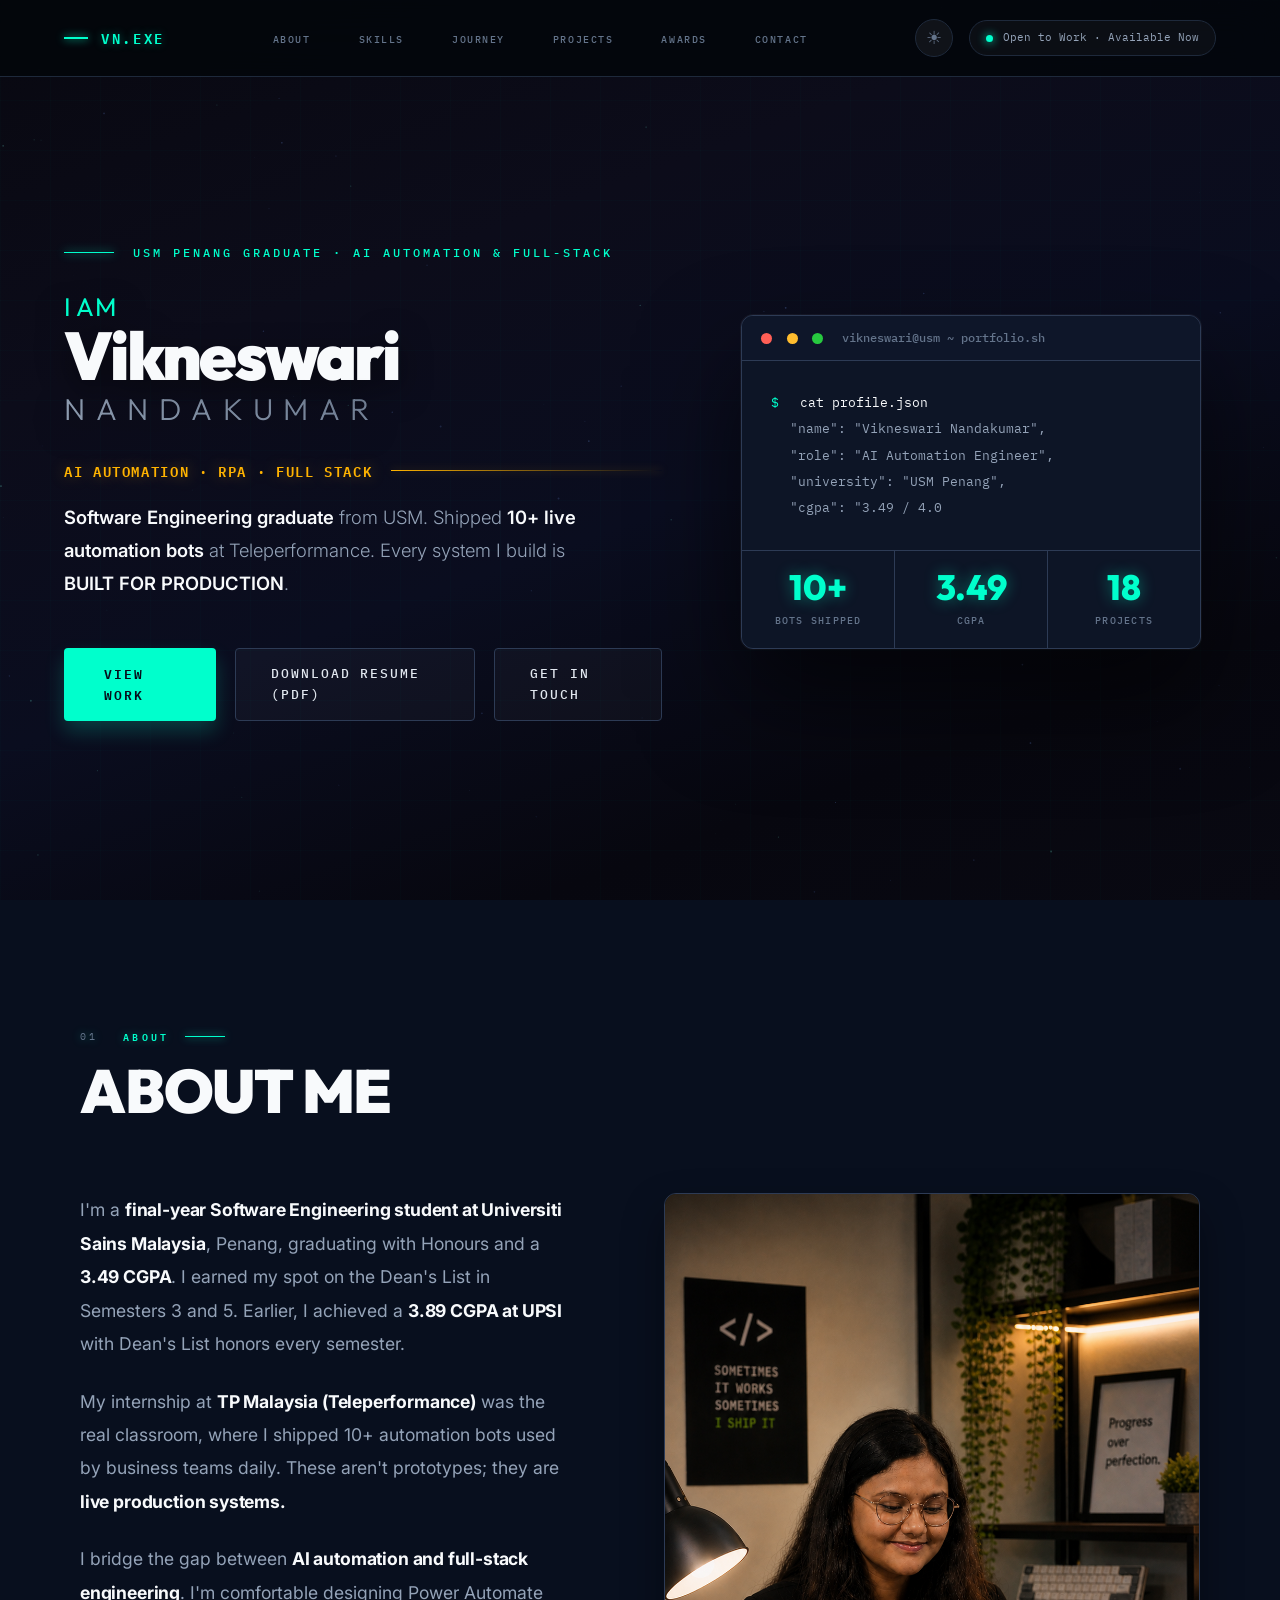
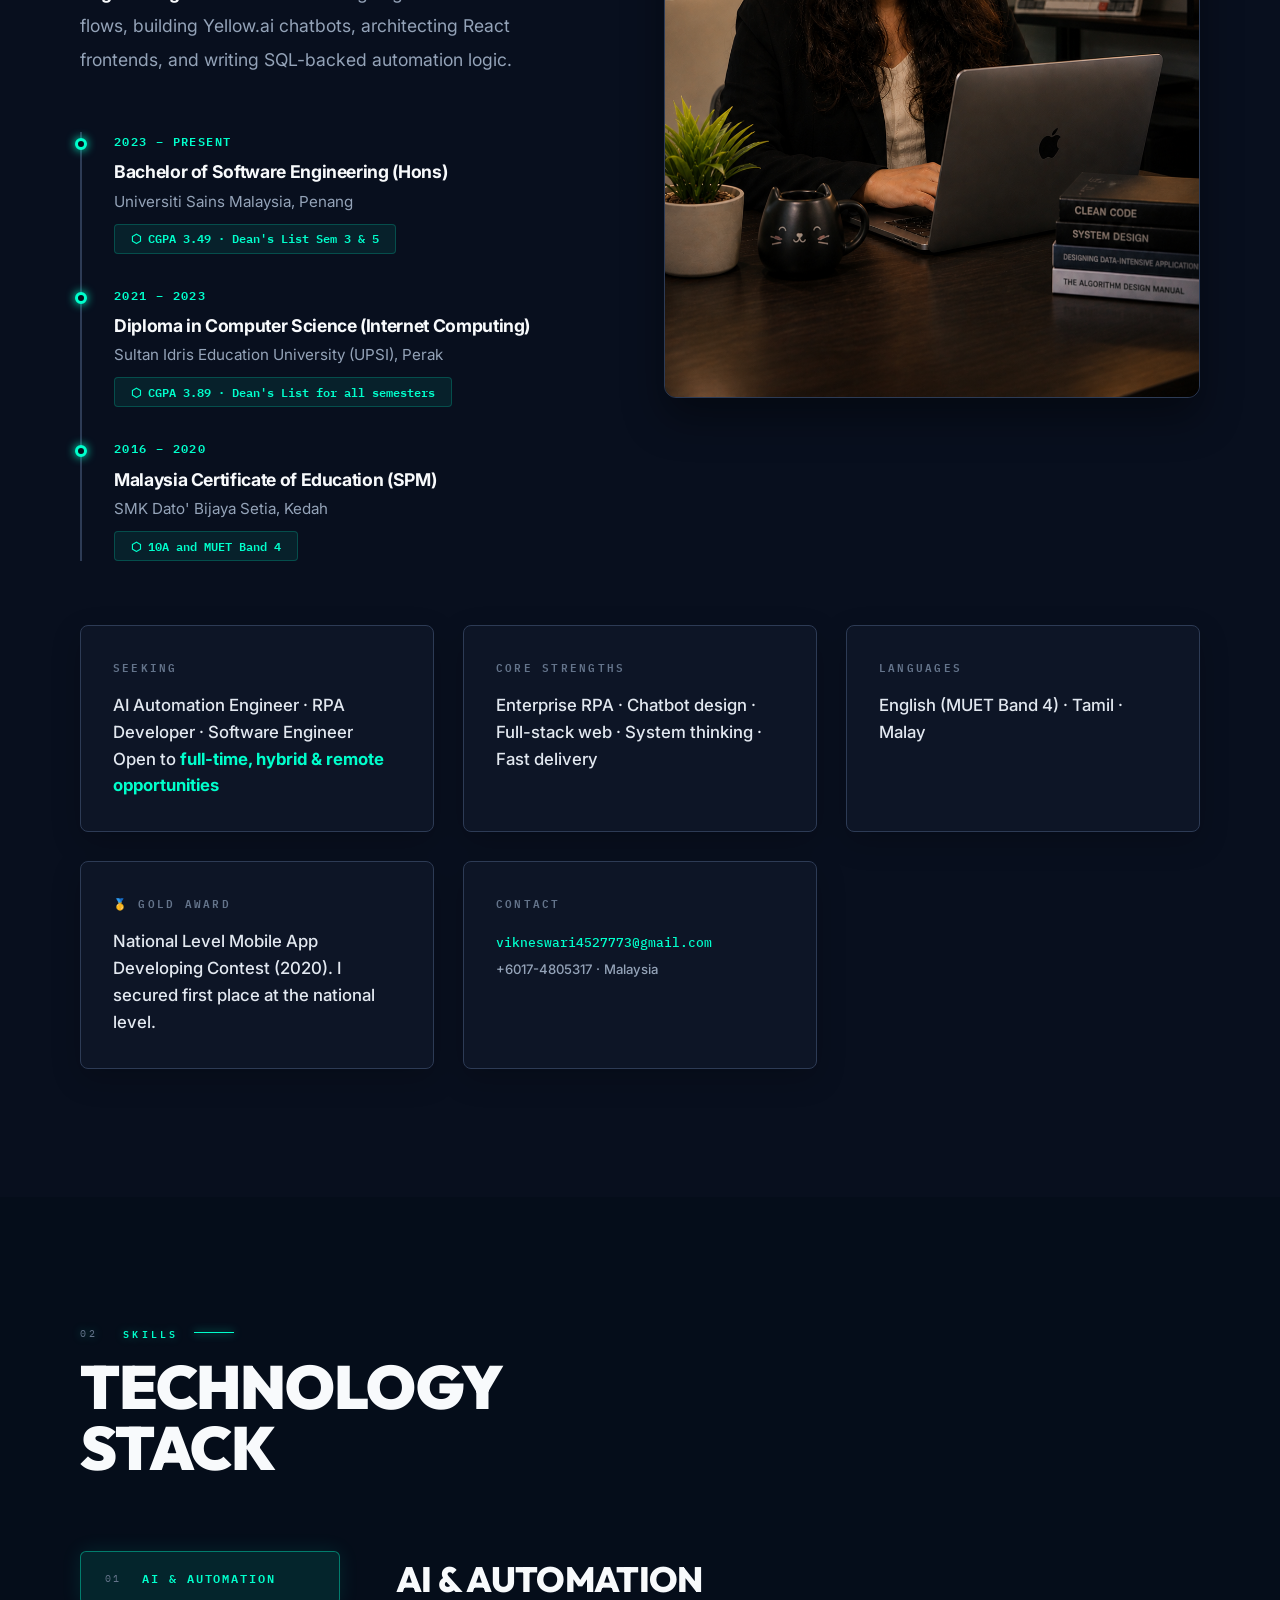
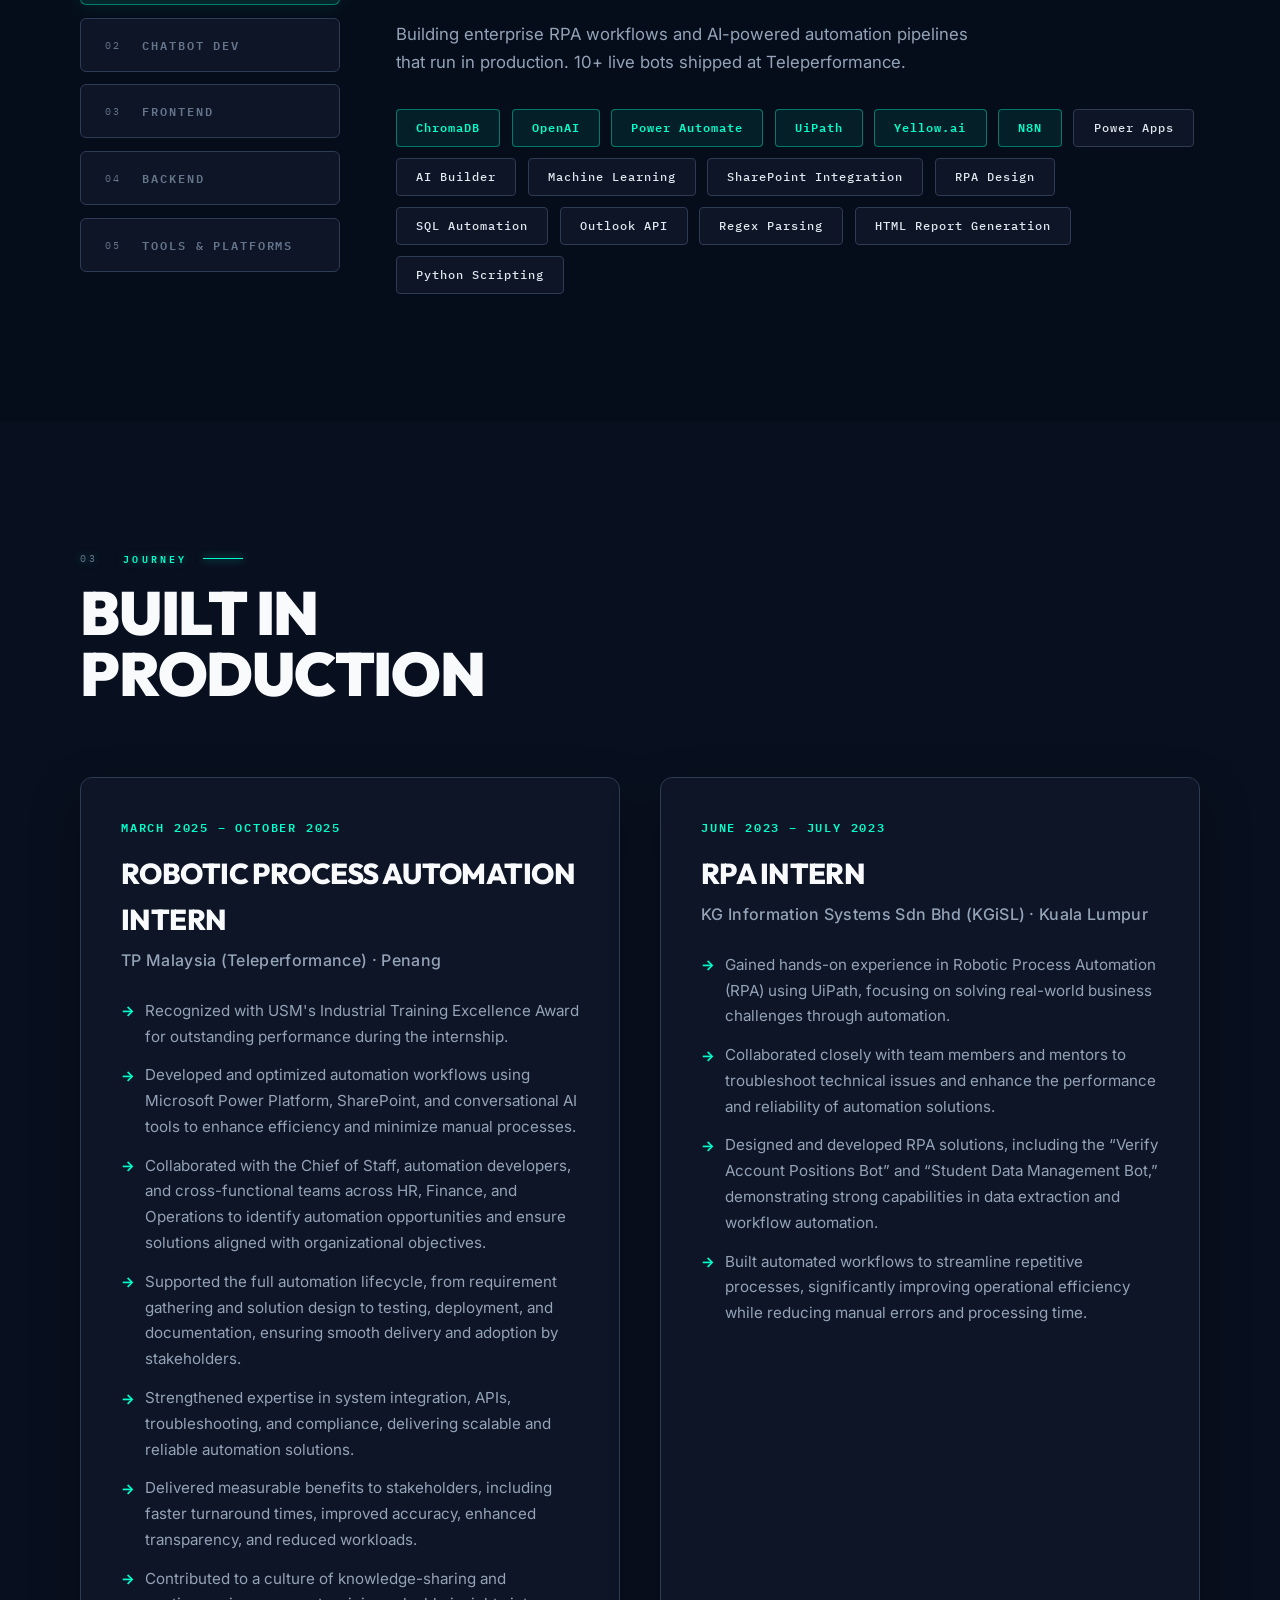
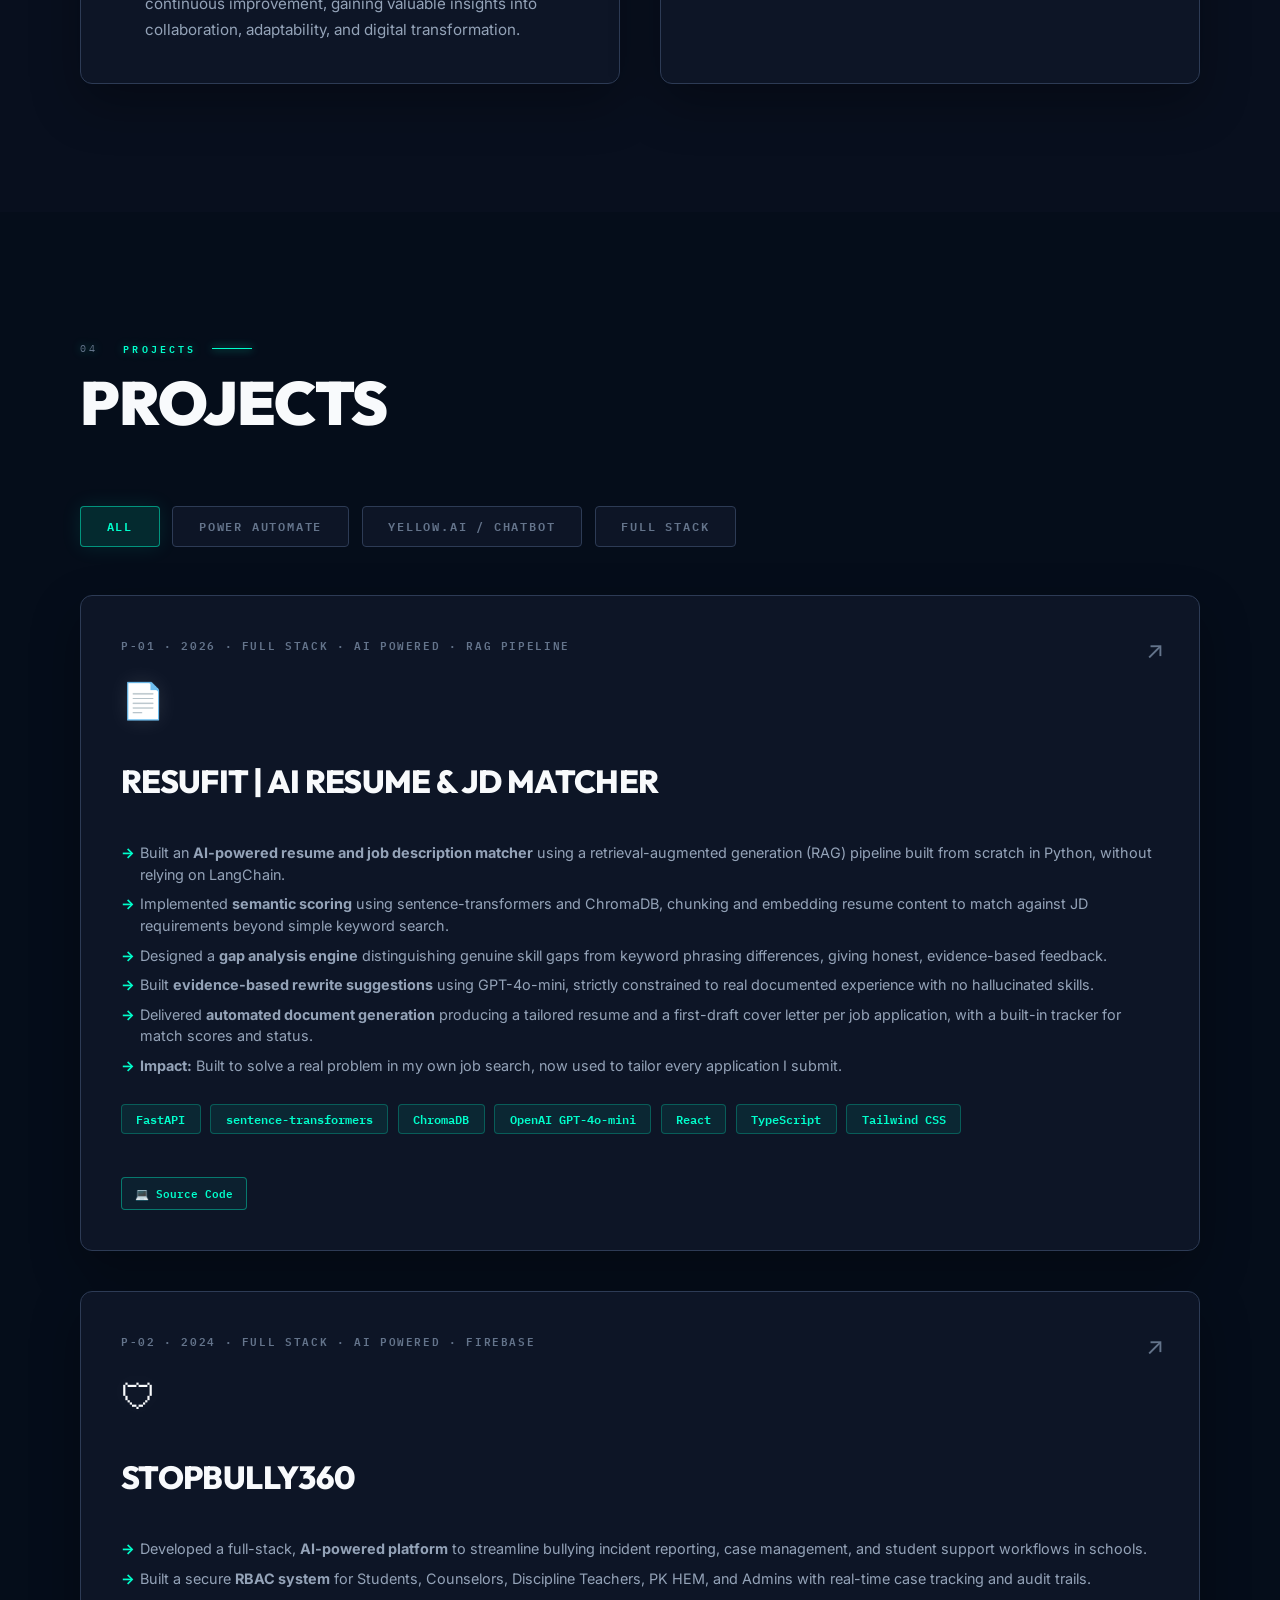
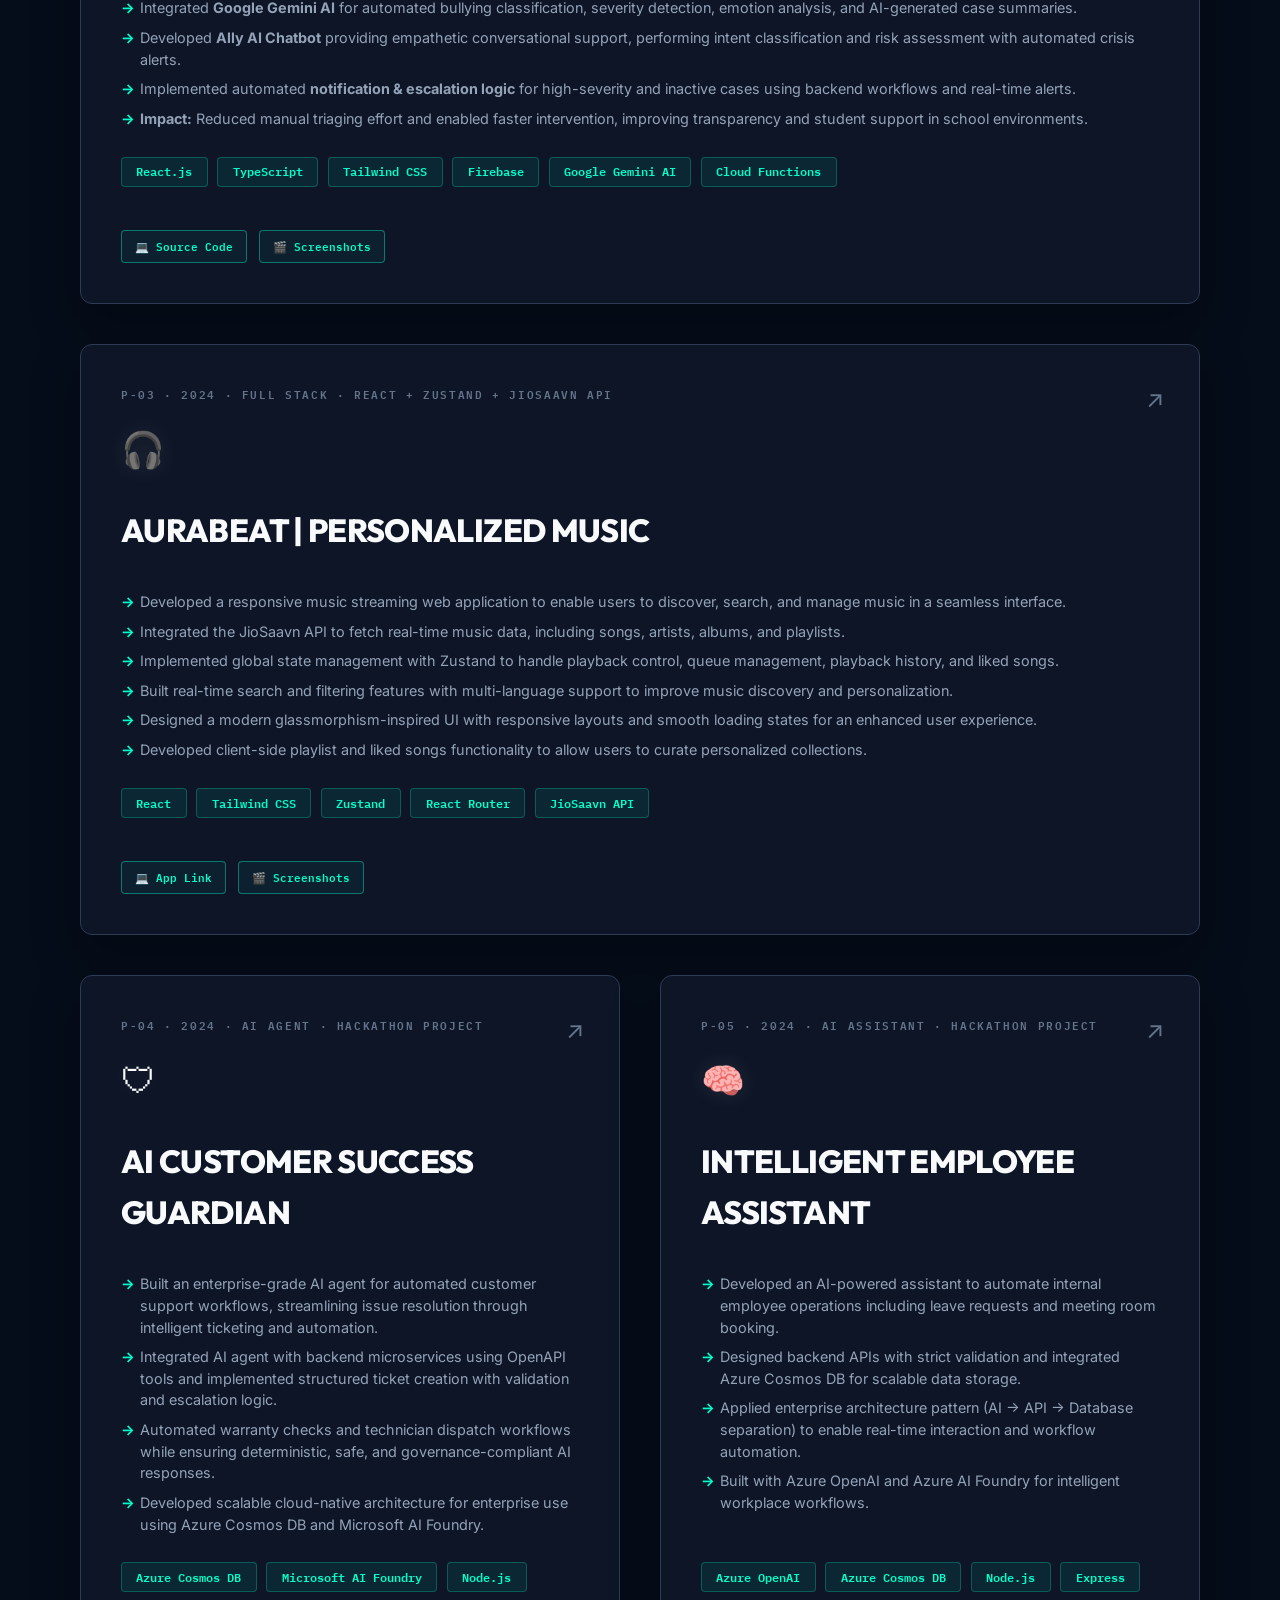
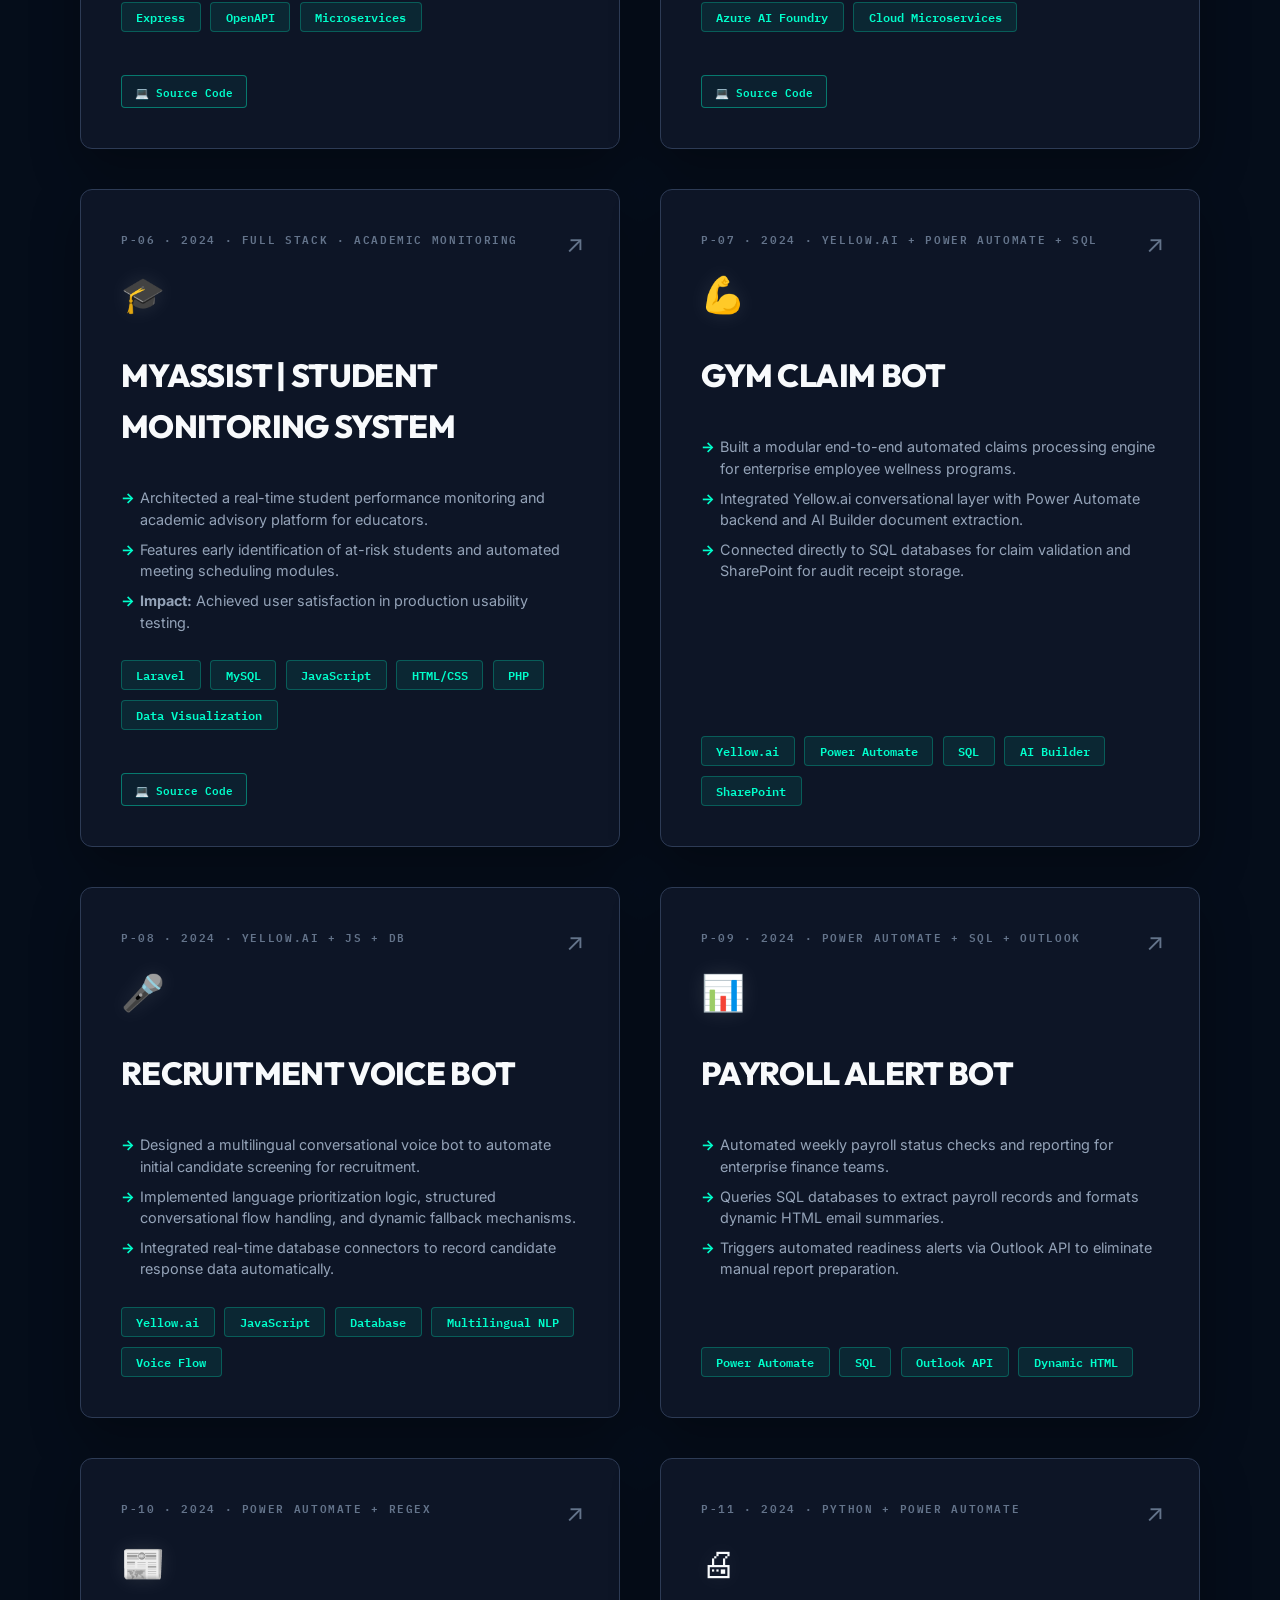
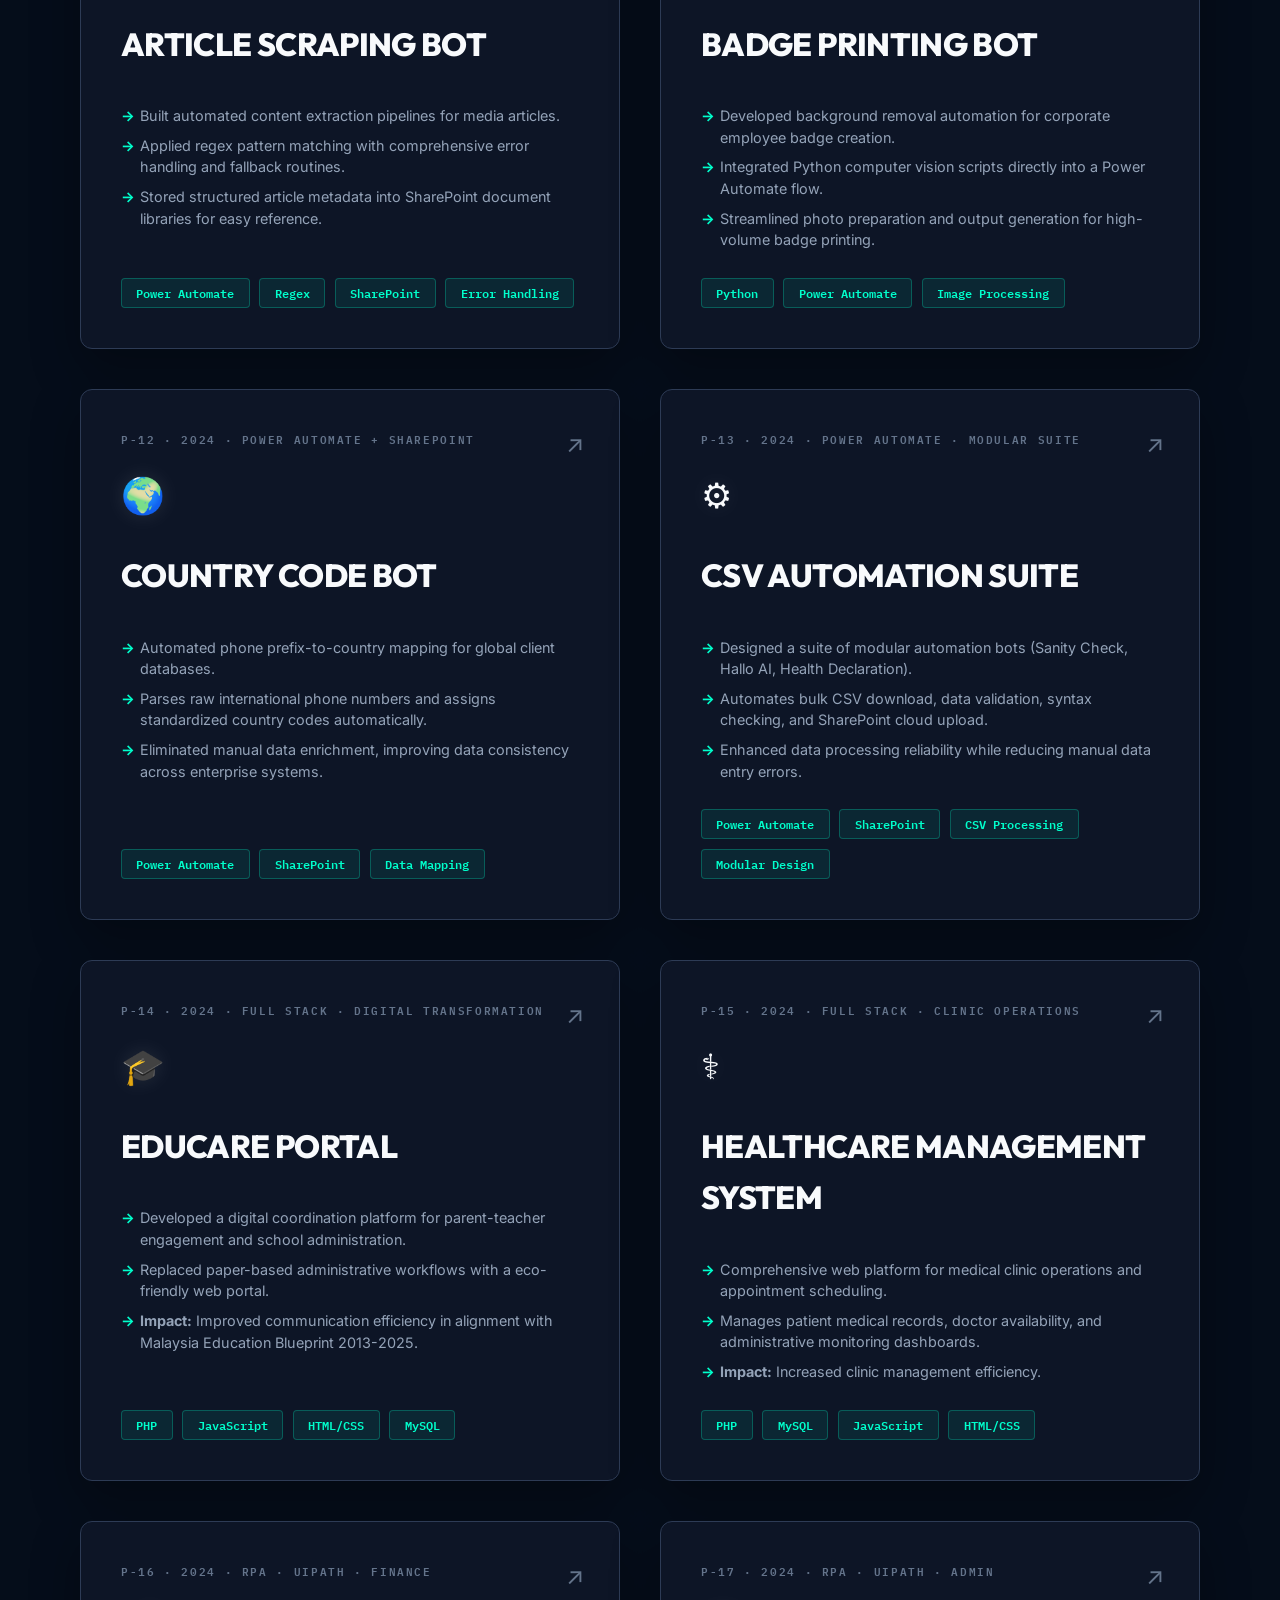
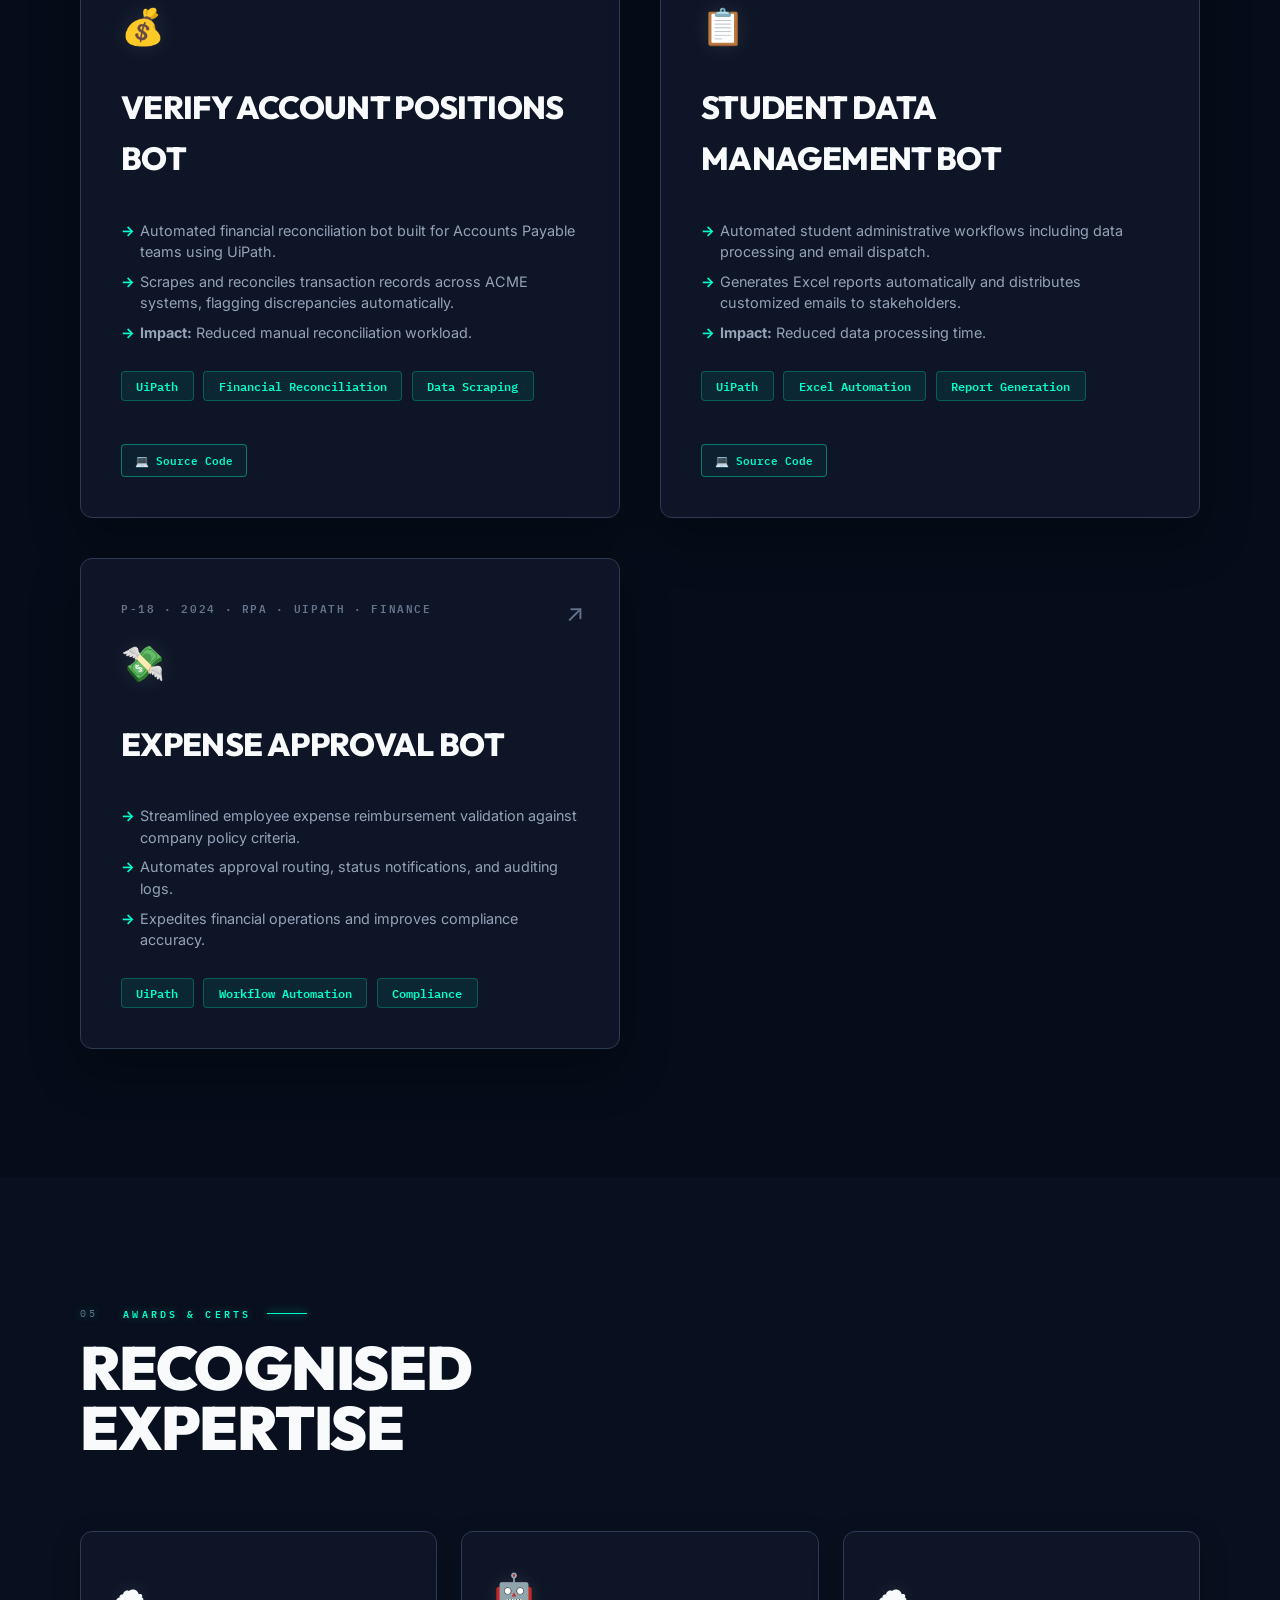
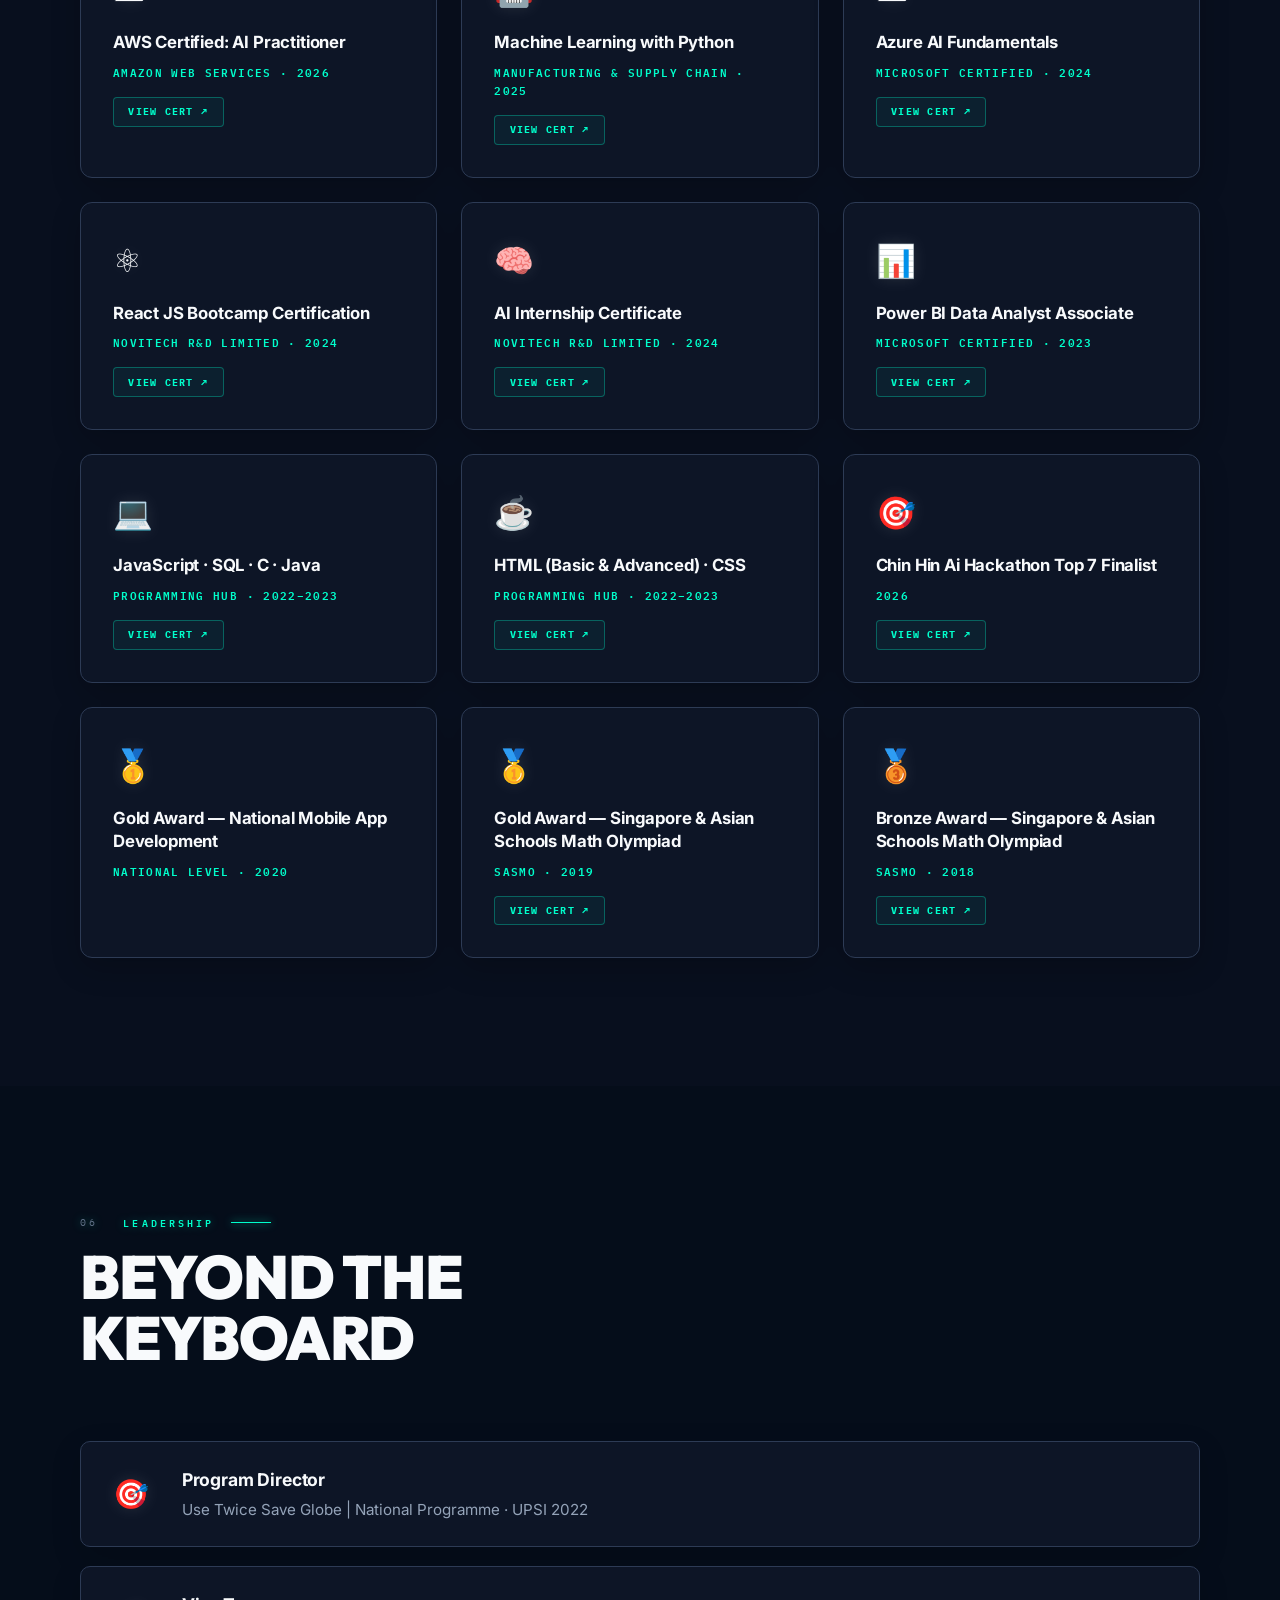
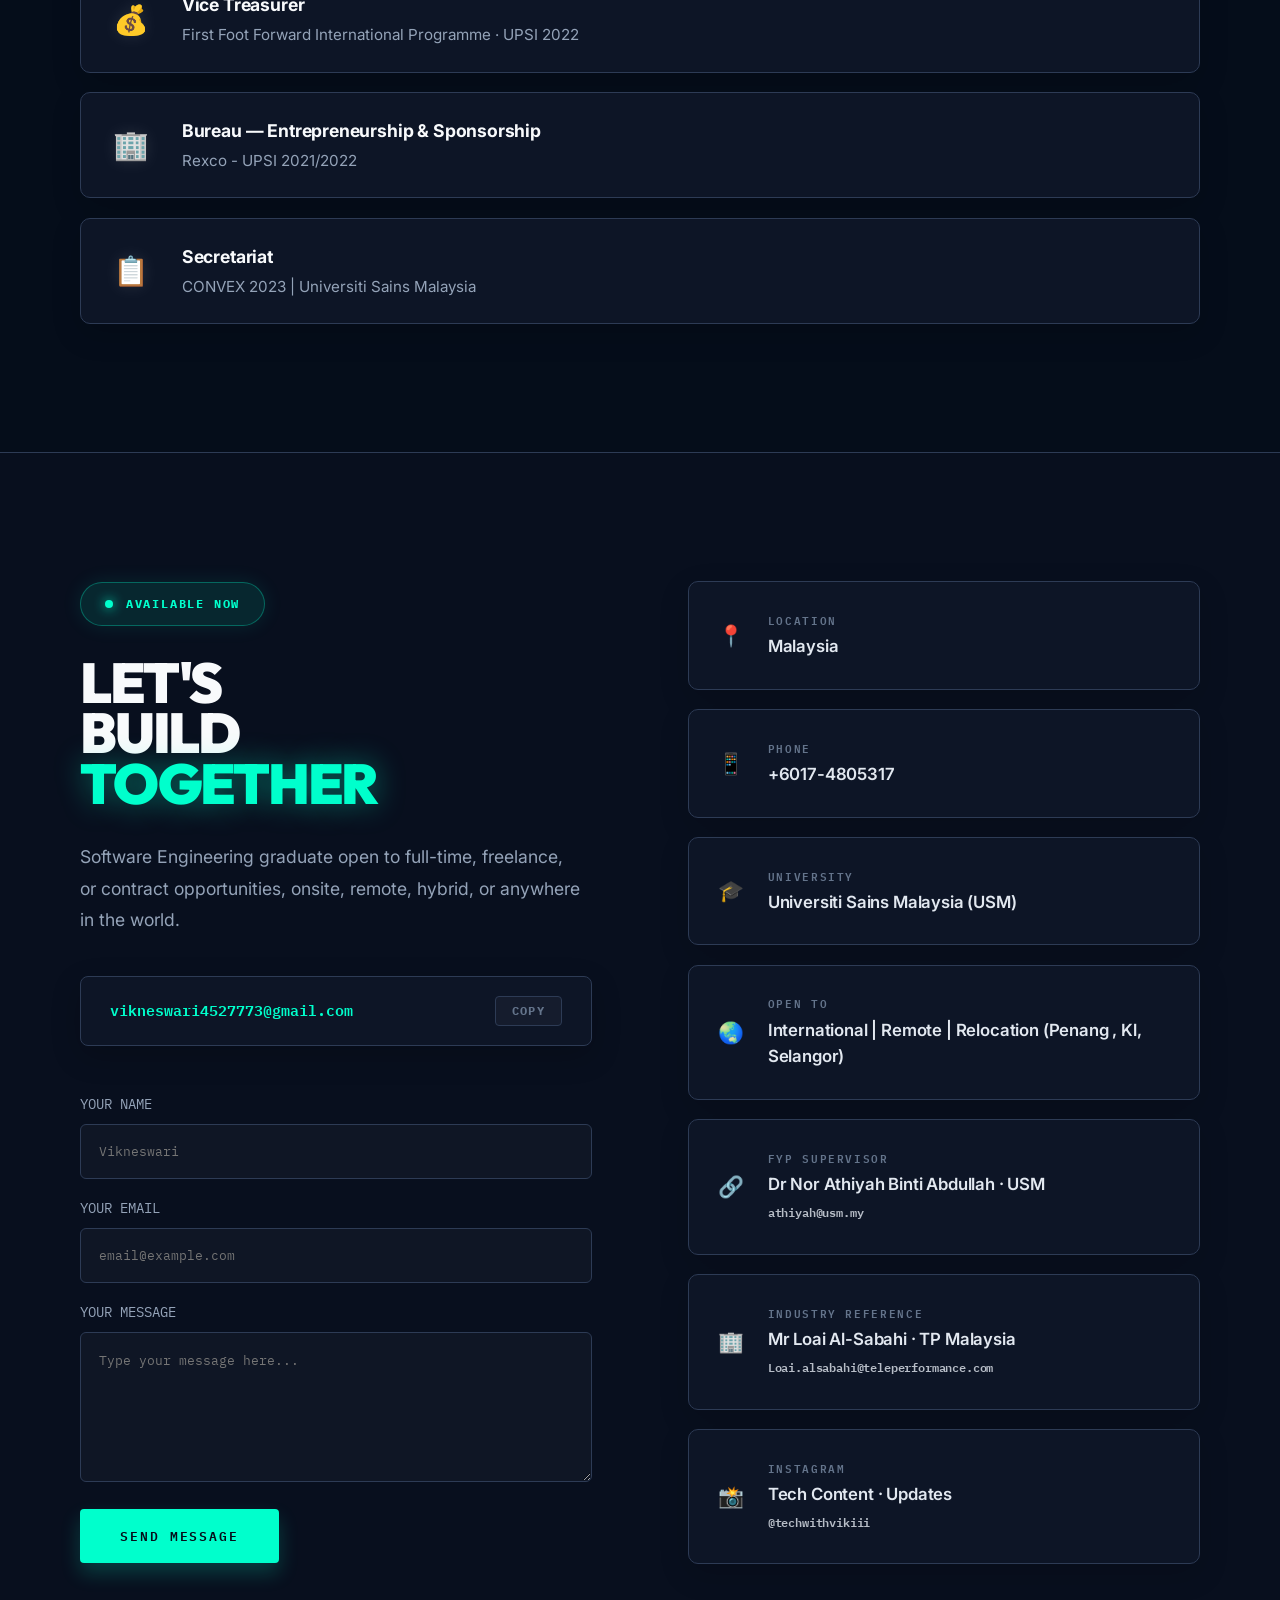
<file: index.html>
<!DOCTYPE html>
<html lang="en">

<head>
  <meta charset="UTF-8">
  <meta name="viewport" content="width=device-width, initial-scale=1.0">
  <title>Vikiii | Portfolio - AI Automation & Full-Stack Engineer</title>
  
  <!-- Fonts -->
  <link rel="preconnect" href="https://fonts.googleapis.com">
  <link rel="preconnect" href="https://fonts.gstatic.com" crossorigin>
  <link href="https://fonts.googleapis.com/css2?family=Bebas+Neue&family=Outfit:wght@300;400;500;600;700;800;900&family=IBM+Plex+Mono:wght@300;400;500&family=Inter:wght@300;400;500;600&display=swap" rel="stylesheet">
  
  <!-- External Main Stylesheet -->
  <link rel="stylesheet" href="style.css">
</head>

<body>
  <!-- BACKGROUND ANIMATION ELEMENTS -->
  <div class="bg-blob blob-1"></div>
  <div class="bg-blob blob-2"></div>
  <div class="grid-overlay"></div>
  <div class="gbg"></div>
  <canvas id="sf"></canvas>

  <!-- NAVIGATION BAR -->
  <header>
    <nav id="navbar">
      <div class="nlogo">
        <div class="nbar"></div>VN.EXE
      </div>
      <ul class="nlinks">
        <li><a href="#about">About</a></li>
        <li><a href="#skills">Skills</a></li>
        <li><a href="#experience">Journey</a></li>
        <li><a href="#projects">Projects</a></li>
        <li><a href="#achievements">Awards</a></li>
        <li><a href="#contact">Contact</a></li>
      </ul>
      <div style="display: flex; align-items: center; gap: 1rem;">
        <button id="t-toggle" title="Toggle Theme">&#x2600;</button>
        <div class="nstatus">
          <div class="nled"></div>Open to Work &middot; Available Now
        </div>
      </div>
    </nav>
  </header>

  <main>
    <!-- HERO SECTION -->
    <section id="hero">
      <div>
        <div class="heyebrow">USM Penang Graduate &middot; AI Automation &amp; Full-Stack</div>
        <h1 class="hname">
          <span class="hn-pre">I am</span>
          Vikneswari
          <span class="hn-last">Nandakumar</span>
        </h1>
        <div class="htl">
          <span>AI Automation &middot; RPA &middot; Full Stack</span>
          <div class="tdiv"></div>
        </div>
        <p class="hdesc">
          <strong>Software Engineering graduate</strong> from USM. Shipped
          <strong>10+ live automation bots</strong> at Teleperformance. Every system I build is
          <strong>BUILT FOR PRODUCTION</strong>.
        </p>
        <div class="hact">
          <a href="#projects" class="bteal">View Work</a>
          <a href="resume.pdf" class="bout" download>Download Resume (PDF)</a>
          <a href="#contact" class="bout">Get In Touch</a>
        </div>
      </div>

      <div class="hr">
        <div style="width: 100%; max-width: 460px;">
          <!-- Interactive Terminal Widget -->
          <div class="term">
            <div class="tbar">
              <div class="tdot" style="background: #ff5f56;"></div>
              <div class="tdot" style="background: #ffbd2e; margin-left: 0.3rem;"></div>
              <div class="tdot" style="background: #27c93f; margin-left: 0.3rem;"></div>
              <span class="ttitle">vikneswari@usm ~ portfolio.sh</span>
            </div>
            <div class="tbody">
              <div class="tl"><span class="tp">$</span><span class="tc">&nbsp;cat profile.json</span></div>
              <div class="tb2"></div>
              <div class="tl"><span class="to"><span class="tk">"name"</span>: <span class="tv">"Vikneswari Nandakumar"</span>,</span></div>
              <div class="tl"><span class="to"><span class="tk">"role"</span>: <span class="tv">"AI Automation Engineer"</span>,</span></div>
              <div class="tl"><span class="to"><span class="tk">"university"</span>: <span class="tv">"USM Penang"</span>,</span></div>
              <div class="tl"><span class="to"><span class="tk">"cgpa"</span>: <span class="tv">"3.49 / 4.0"</span>,</span></div>
              <div class="tl"><span class="to"><span class="tk">"status"</span>: <span class="tv">"Available Now"</span>,</span></div>
              <div class="tl"><span class="to"><span class="tk">"stack"</span>: [<span class="tv">"Power Automate"</span>, <span class="tv">"UiPath"</span>, <span class="tv">"N8N"</span>],</span></div>
              <div class="tl"><span class="to"><span class="tk">"bots_shipped"</span>: <span class="tv">10</span>,</span></div>
              <div class="tl"><span class="to"><span class="tk">"awards"</span>: <span class="tv">"Top 7 Hackathon"</span></span></div>
              <div class="tb2"></div>
              <div class="tl"><span class="tp">$</span><span class="tc">&nbsp;<span class="blk">_</span></span></div>
            </div>
            <div class="hstats">
              <div class="hs">
                <div class="hsn">10+</div>
                <div class="hsl">Bots Shipped</div>
              </div>
              <div class="hs">
                <div class="hsn">3.49</div>
                <div class="hsl">CGPA</div>
              </div>
              <div class="hs">
                <div class="hsn">18</div>
                <div class="hsl">Projects</div>
              </div>
            </div>
          </div>
        </div>
      </div>
    </section>

    <!-- ABOUT SECTION -->
    <section id="about">
      <div class="w">
        <div class="sh rev">
          <div class="stag"><span class="snum">01</span>&nbsp;About</div>
          <h2 class="sh2">ABOUT ME</h2>
        </div>
        <div class="agrid">
          <div>
            <p class="abp rev">
              I'm a <strong>final-year Software Engineering student at Universiti Sains Malaysia</strong>, Penang, graduating with Honours and a <strong>3.49 CGPA</strong>. I earned my spot on the Dean's List in Semesters 3 and 5. Earlier, I achieved a <strong>3.89 CGPA at UPSI</strong> with Dean's List honors every semester.
            </p>
            <p class="abp rev d1">
              My internship at <strong>TP Malaysia (Teleperformance)</strong> was the real classroom, where I shipped 10+ automation bots used by business teams daily. These aren't prototypes; they are <strong>live production systems.</strong>
            </p>
            <p class="abp rev d2">
              I bridge the gap between <strong>AI automation and full-stack engineering</strong>. I'm comfortable designing Power Automate flows, building Yellow.ai chatbots, architecting React frontends, and writing SQL-backed automation logic.
            </p>
            
            <!-- Education Timeline -->
            <div class="aedu rev d3">
              <div class="eitem">
                <div class="eperiod">2023 &ndash; Present</div>
                <div class="edeg">Bachelor of Software Engineering (Hons)</div>
                <div class="eschool">Universiti Sains Malaysia, Penang</div>
                <div class="ecgpa">&#x2B21; CGPA 3.49 &middot; Dean's List Sem 3 &amp; 5</div>
              </div>
              <div class="eitem">
                <div class="eperiod">2021 &ndash; 2023</div>
                <div class="edeg">Diploma in Computer Science (Internet Computing)</div>
                <div class="eschool">Sultan Idris Education University (UPSI), Perak</div>
                <div class="ecgpa">&#x2B21; CGPA 3.89 &middot; Dean's List for all semesters</div>
              </div>
              <div class="eitem">
                <div class="eperiod">2016 &ndash; 2020</div>
                <div class="edeg">Malaysia Certificate of Education (SPM)</div>
                <div class="eschool">SMK Dato' Bijaya Setia, Kedah</div>
                <div class="ecgpa">&#x2B21; 10A and MUET Band 4</div>
              </div>
            </div>
          </div>

          <div class="ar">
            <div class="a-pfp-wrap rev">
              <img src="my_potrait.png" alt="Vikneswari Nandakumar" class="a-pfp">
            </div>
          </div>
        </div>

        <!-- Highlight Info Cards -->
        <div class="acards">
          <div class="ib rev">
            <div class="ibl">Seeking</div>
            <div class="ibc">
              AI Automation Engineer &middot; RPA Developer &middot; Software Engineer<br>
              Open to <strong style="color: var(--teal);">full-time, hybrid &amp; remote opportunities</strong>
            </div>
          </div>
          <div class="ib rev d1">
            <div class="ibl">Core Strengths</div>
            <div class="ibc">Enterprise RPA &middot; Chatbot design &middot; Full-stack web &middot; System thinking &middot; Fast delivery</div>
          </div>
          <div class="ib rev d2">
            <div class="ibl">Languages</div>
            <div class="ibc">English (MUET Band 4) &middot; Tamil &middot; Malay</div>
          </div>
          <div class="ib rev d3">
            <div class="ibl">&#x1F947; Gold Award</div>
            <div class="ibc">National Level Mobile App Developing Contest (2020). I secured first place at the national level.</div>
          </div>
          <div class="ib rev d4">
            <div class="ibl">Contact</div>
            <div class="ibc">
              <span style="color: var(--teal); font-family: 'IBM Plex Mono', monospace; font-size: 0.82rem;">vikneswari4527773@gmail.com</span><br>
              <span style="color: var(--mid); font-size: 0.82rem;">+6017-4805317 &middot; Malaysia</span>
            </div>
          </div>
        </div>
      </div>
    </section>

    <!-- SKILLS SECTION -->
    <section id="skills">
      <div class="w">
        <div class="sh rev">
          <div class="stag"><span class="snum">02</span>&nbsp;Skills</div>
          <h2 class="sh2">TECHNOLOGY<br>STACK</h2>
        </div>
        <div class="sklayout">
          <!-- Skills Navigation Tabs -->
          <div class="sknav rev">
            <button class="sktab on" data-tab="auto"><span class="sktn">01</span>&nbsp;AI &amp; Automation</button>
            <button class="sktab" data-tab="bot"><span class="sktn">02</span>&nbsp;Chatbot Dev</button>
            <button class="sktab" data-tab="fe"><span class="sktn">03</span>&nbsp;Frontend</button>
            <button class="sktab" data-tab="be"><span class="sktn">04</span>&nbsp;Backend</button>
            <button class="sktab" data-tab="tools"><span class="sktn">05</span>&nbsp;Tools &amp; Platforms</button>
          </div>

          <!-- Skills Panels -->
          <div class="rev d2">
            <!-- 01: AI & Automation -->
            <div class="skpan on" id="p-auto">
              <div class="skptit">AI &amp; AUTOMATION</div>
              <div class="skpdesc">Building enterprise RPA workflows and AI-powered automation pipelines that run in production. 10+ live bots shipped at Teleperformance.</div>
              <div class="chips">
                <span class="chip k">ChromaDB</span>
                <span class="chip k">OpenAI</span>
                <span class="chip k">Power Automate</span>
                <span class="chip k">UiPath</span>
                <span class="chip k">Yellow.ai</span>
                <span class="chip k">N8N</span>
                <span class="chip">Power Apps</span>
                <span class="chip">AI Builder</span>
                <span class="chip">Machine Learning</span>
                <span class="chip">SharePoint Integration</span>
                <span class="chip">RPA Design</span>
                <span class="chip">SQL Automation</span>
                <span class="chip">Outlook API</span>
                <span class="chip">Regex Parsing</span>
                <span class="chip">HTML Report Generation</span>
                <span class="chip">Python Scripting</span>
              </div>
            </div>

            <!-- 02: Chatbot Dev -->
            <div class="skpan" id="p-bot">
              <div class="skptit">CHATBOT DEV</div>
              <div class="skpdesc">Designing and deploying conversational AI from intent mapping to multilingual NLP with live backend integrations &mdash; including a production recruitment voice bot.</div>
              <div class="chips">
                <span class="chip k">Yellow.ai Platform</span>
                <span class="chip k">Multilingual NLP</span>
                <span class="chip">Conversational Flow Design</span>
                <span class="chip">Intent &amp; Entity Mapping</span>
                <span class="chip">Voice Bot Architecture</span>
                <span class="chip">Webhook Integration</span>
                <span class="chip">JavaScript in Yellow.ai</span>
                <span class="chip">DB Connectors</span>
                <span class="chip">Language Prioritisation</span>
                <span class="chip">Fallback Handling</span>
              </div>
            </div>

            <!-- 03: Frontend -->
            <div class="skpan" id="p-fe">
              <div class="skptit">FRONTEND</div>
              <div class="skpdesc">Building clean, performant interfaces with modern frameworks &mdash; from Power Apps dashboards to production React applications with TypeScript.</div>
              <div class="chips">
                <span class="chip k">React.js</span>
                <span class="chip k">TypeScript</span>
                <span class="chip">Next.js</span>
                <span class="chip">Tailwind CSS</span>
                <span class="chip">JavaScript (ES6+)</span>
                <span class="chip">HTML5 / CSS3</span>
                <span class="chip">Power Apps UI</span>
                <span class="chip">Responsive Design</span>
                <span class="chip">Firebase Auth</span>
              </div>
            </div>

            <!-- 04: Backend -->
            <div class="skpan" id="p-be">
              <div class="skptit">BACKEND</div>
              <div class="skpdesc">Architecting server-side systems, databases, and APIs &mdash; from Laravel monoliths to Node.js services and SQL-driven automation logic.</div>
              <div class="chips">
                <span class="chip k">FastAPI</span>
                <span class="chip k">Node.js</span>
                <span class="chip k">PHP / Laravel</span>
                <span class="chip k">MySQL / SQL</span>
                <span class="chip">Python</span>
                <span class="chip">Java</span>
                <span class="chip">Firebase Realtime DB</span>
                <span class="chip">REST API Design</span>
                <span class="chip">VB.NET</span>
              </div>
            </div>

            <!-- 05: Tools & Platforms -->
            <div class="skpan" id="p-tools">
              <div class="skptit">TOOLS &amp; PLATFORMS</div>
              <div class="skpdesc">The enterprise toolchain from requirement to deployment &mdash; Microsoft 365 ecosystem and modern dev tools.</div>
              <div class="chips">
                <span class="chip k">SharePoint</span>
                <span class="chip k">Power BI</span>
                <span class="chip k">Tableau</span>
                <span class="chip">Microsoft 365 / MS Office</span>
                <span class="chip">Git / GitHub</span>
                <span class="chip">Postman</span>
                <span class="chip">Figma</span>
                <span class="chip">VS Code</span>
                <span class="chip">Jira</span>
                <span class="chip">Azure AI Fundamentals</span>
              </div>
            </div>
          </div>
        </div>
      </div>
    </section>

    <!-- EXPERIENCE SECTION -->
    <section id="experience">
      <div class="w">
        <div class="sh rev">
          <div class="stag"><span class="snum">03</span>&nbsp;Journey</div>
          <h2 class="sh2">BUILT IN<br>PRODUCTION</h2>
        </div>
        <div class="expgrid">
          <!-- Experience Card 1 -->
          <div class="expcard rev">
            <div class="eperiod2">March 2025 &ndash; October 2025</div>
            <div class="erole">ROBOTIC PROCESS AUTOMATION INTERN</div>
            <div class="eco">TP Malaysia (Teleperformance) &middot; Penang</div>
            <ul class="epoints">
              <li>Recognized with USM's Industrial Training Excellence Award for outstanding performance during the internship.</li>
              <li>Developed and optimized automation workflows using Microsoft Power Platform, SharePoint, and conversational AI tools to enhance efficiency and minimize manual processes.</li>
              <li>Collaborated with the Chief of Staff, automation developers, and cross-functional teams across HR, Finance, and Operations to identify automation opportunities and ensure solutions aligned with organizational objectives.</li>
              <li>Supported the full automation lifecycle, from requirement gathering and solution design to testing, deployment, and documentation, ensuring smooth delivery and adoption by stakeholders.</li>
              <li>Strengthened expertise in system integration, APIs, troubleshooting, and compliance, delivering scalable and reliable automation solutions.</li>
              <li>Delivered measurable benefits to stakeholders, including faster turnaround times, improved accuracy, enhanced transparency, and reduced workloads.</li>
              <li>Contributed to a culture of knowledge-sharing and continuous improvement, gaining valuable insights into collaboration, adaptability, and digital transformation.</li>
            </ul>
          </div>

          <!-- Experience Card 2 -->
          <div class="expcard rev d2">
            <div class="eperiod2">June 2023 &ndash; July 2023</div>
            <div class="erole">RPA INTERN</div>
            <div class="eco">KG Information Systems Sdn Bhd (KGiSL) &middot; Kuala Lumpur</div>
            <ul class="epoints">
              <li>Gained hands-on experience in Robotic Process Automation (RPA) using UiPath, focusing on solving real-world business challenges through automation.</li>
              <li>Collaborated closely with team members and mentors to troubleshoot technical issues and enhance the performance and reliability of automation solutions.</li>
              <li>Designed and developed RPA solutions, including the “Verify Account Positions Bot” and “Student Data Management Bot,” demonstrating strong capabilities in data extraction and workflow automation.</li>
              <li>Built automated workflows to streamline repetitive processes, significantly improving operational efficiency while reducing manual errors and processing time.</li>
            </ul>
          </div>
        </div>
      </div>
    </section>

    <!-- PROJECTS SECTION -->
    <section id="projects">
      <div class="w">
        <div class="sh rev">
          <div class="stag"><span class="snum">04</span>&nbsp;Projects</div>
          <h2 class="sh2">PROJECTS</h2>
        </div>

        <!-- Filter Buttons -->
        <div class="pfilt rev">
          <button class="fb on" data-f="all">All</button>
          <button class="fb" data-f="rpa">Power Automate</button>
          <button class="fb" data-f="bot">Yellow.ai / Chatbot</button>
          <button class="fb" data-f="fs">Full Stack</button>
        </div>

        <!-- Projects Grid -->
        <div class="pgrid">
          <!-- Project 01 (Featured) -->
          <div class="pc ft rev" data-c="fs bot">
            <span class="pnum">P-01 &middot; 2026 &middot; Full Stack &middot; AI Powered &middot; RAG Pipeline</span>
            <div class="pico">&#x1F4C4;</div>
            <div class="pname">RESUFIT | AI RESUME &amp; JD MATCHER</div>
            <div class="pdesc">
              <ul>
                <li>Built an <strong>AI-powered resume and job description matcher</strong> using a retrieval-augmented generation (RAG) pipeline built from scratch in Python, without relying on LangChain.</li>
                <li>Implemented <strong>semantic scoring</strong> using sentence-transformers and ChromaDB, chunking and embedding resume content to match against JD requirements beyond simple keyword search.</li>
                <li>Designed a <strong>gap analysis engine</strong> distinguishing genuine skill gaps from keyword phrasing differences, giving honest, evidence-based feedback.</li>
                <li>Built <strong>evidence-based rewrite suggestions</strong> using GPT-4o-mini, strictly constrained to real documented experience with no hallucinated skills.</li>
                <li>Delivered <strong>automated document generation</strong> producing a tailored resume and a first-draft cover letter per job application, with a built-in tracker for match scores and status.</li>
                <li><strong>Impact:</strong> Built to solve a real problem in my own job search, now used to tailor every application I submit.</li>
              </ul>
            </div>
            <div class="pstack">
              <span class="stk">FastAPI</span>
              <span class="stk">sentence-transformers</span>
              <span class="stk">ChromaDB</span>
              <span class="stk">OpenAI GPT-4o-mini</span>
              <span class="stk">React</span>
              <span class="stk">TypeScript</span>
              <span class="stk">Tailwind CSS</span>
            </div>
            <div class="p-links">
              <a href="https://github.com/HolaStranger/ResuFit" class="plink" target="_blank">&#x1F4BB; Source Code</a>
            </div>
            <div class="parr">&#x2197;</div>
          </div>

          <!-- Project 02 (Featured) -->
          <div class="pc ft rev" data-c="fs">
            <span class="pnum">P-02 &middot; 2024 &middot; Full Stack &middot; AI Powered &middot; Firebase</span>
            <div class="pico">&#x1F6E1;</div>
            <div class="pname">STOPBULLY360</div>
            <div class="pdesc">
              <ul>
                <li>Developed a full-stack, <strong>AI-powered platform</strong> to streamline bullying incident reporting, case management, and student support workflows in schools.</li>
                <li>Built a secure <strong>RBAC system</strong> for Students, Counselors, Discipline Teachers, PK HEM, and Admins with real-time case tracking and audit trails.</li>
                <li>Integrated <strong>Google Gemini AI</strong> for automated bullying classification, severity detection, emotion analysis, and AI-generated case summaries.</li>
                <li>Developed <strong>Ally AI Chatbot</strong> providing empathetic conversational support, performing intent classification and risk assessment with automated crisis alerts.</li>
                <li>Implemented automated <strong>notification &amp; escalation logic</strong> for high-severity and inactive cases using backend workflows and real-time alerts.</li>
                <li><strong>Impact:</strong> Reduced manual triaging effort and enabled faster intervention, improving transparency and student support in school environments.</li>
              </ul>
            </div>
            <div class="pstack">
              <span class="stk">React.js</span>
              <span class="stk">TypeScript</span>
              <span class="stk">Tailwind CSS</span>
              <span class="stk">Firebase</span>
              <span class="stk">Google Gemini AI</span>
              <span class="stk">Cloud Functions</span>
            </div>
            <div class="p-links">
              <a href="https://stopbully360.vikii.my/" class="plink" target="_blank">&#x1F4BB; Source Code</a>
              <a href="https://drive.google.com/drive/folders/1_tiEdEzNfoL-Ej4V0Prj7pNDM-sCVP7I?usp=drive_link" class="plink" target="_blank">&#x1F3AC; Screenshots</a>
            </div>
            <div class="parr">&#x2197;</div>
          </div>

          <!-- Project 03 (Featured) -->
          <div class="pc ft rev" data-c="fs">
            <span class="pnum">P-03 &middot; 2024 &middot; Full Stack &middot; React + Zustand + JioSaavn API</span>
            <div class="pico">&#x1F3A7;</div>
            <div class="pname">AURABEAT | PERSONALIZED MUSIC</div>
            <div class="pdesc">
              <ul>
                <li>Developed a responsive music streaming web application to enable users to discover, search, and manage music in a seamless interface.</li>
                <li>Integrated the JioSaavn API to fetch real-time music data, including songs, artists, albums, and playlists.</li>
                <li>Implemented global state management with Zustand to handle playback control, queue management, playback history, and liked songs.</li>
                <li>Built real-time search and filtering features with multi-language support to improve music discovery and personalization.</li>
                <li>Designed a modern glassmorphism-inspired UI with responsive layouts and smooth loading states for an enhanced user experience.</li>
                <li>Developed client-side playlist and liked songs functionality to allow users to curate personalized collections.</li>
              </ul>
            </div>
            <div class="pstack">
              <span class="stk">React</span>
              <span class="stk">Tailwind CSS</span>
              <span class="stk">Zustand</span>
              <span class="stk">React Router</span>
              <span class="stk">JioSaavn API</span>
            </div>
            <div class="p-links">
              <a href="https://aurabeat.vikii.my/" class="plink" target="_blank">&#x1F4BB; App Link</a>
              <a href="https://drive.google.com/drive/folders/1wc0rM3hQyEYhPdL6_IrRhffiQXWspyi2?usp=drive_link" class="plink" target="_blank">&#x1F3AC; Screenshots</a>
            </div>
            <div class="parr">&#x2197;</div>
          </div>

          <!-- Project 04 -->
          <div class="pc rev d1" data-c="fs bot">
            <span class="pnum">P-04 &middot; 2024 &middot; AI Agent &middot; Hackathon Project</span>
            <div class="pico">&#x1F6E1;</div>
            <div class="pname">AI CUSTOMER SUCCESS GUARDIAN</div>
            <div class="pdesc">
              <ul>
                <li>Built an enterprise-grade AI agent for automated customer support workflows, streamlining issue resolution through intelligent ticketing and automation.</li>
                <li>Integrated AI agent with backend microservices using OpenAPI tools and implemented structured ticket creation with validation and escalation logic.</li>
                <li>Automated warranty checks and technician dispatch workflows while ensuring deterministic, safe, and governance-compliant AI responses.</li>
                <li>Developed scalable cloud-native architecture for enterprise use using Azure Cosmos DB and Microsoft AI Foundry.</li>
              </ul>
            </div>
            <div class="pstack">
              <span class="stk">Azure Cosmos DB</span>
              <span class="stk">Microsoft AI Foundry</span>
              <span class="stk">Node.js</span>
              <span class="stk">Express</span>
              <span class="stk">OpenAPI</span>
              <span class="stk">Microservices</span>
            </div>
            <div class="p-links">
              <a href="https://github.com/HolaStranger/Technova-Ai-Customer" class="plink" target="_blank">&#x1F4BB; Source Code</a>
            </div>
            <div class="parr">&#x2197;</div>
          </div>

          <!-- Project 05 -->
          <div class="pc rev d2" data-c="fs bot">
            <span class="pnum">P-05 &middot; 2024 &middot; AI Assistant &middot; Hackathon Project</span>
            <div class="pico">&#x1F9E0;</div>
            <div class="pname">INTELLIGENT EMPLOYEE ASSISTANT</div>
            <div class="pdesc">
              <ul>
                <li>Developed an AI-powered assistant to automate internal employee operations including leave requests and meeting room booking.</li>
                <li>Designed backend APIs with strict validation and integrated Azure Cosmos DB for scalable data storage.</li>
                <li>Applied enterprise architecture pattern (AI → API → Database separation) to enable real-time interaction and workflow automation.</li>
                <li>Built with Azure OpenAI and Azure AI Foundry for intelligent workplace workflows.</li>
              </ul>
            </div>
            <div class="pstack">
              <span class="stk">Azure OpenAI</span>
              <span class="stk">Azure Cosmos DB</span>
              <span class="stk">Node.js</span>
              <span class="stk">Express</span>
              <span class="stk">Azure AI Foundry</span>
              <span class="stk">Cloud Microservices</span>
            </div>
            <div class="p-links">
              <a href="https://github.com/HolaStranger/Employee-App" class="plink" target="_blank">&#x1F4BB; Source Code</a>            </div>
            <div class="parr">&#x2197;</div>
          </div>

          <!-- Project 06 -->
          <div class="pc rev" data-c="fs">
            <span class="pnum">P-06 &middot; 2024 &middot; Full Stack &middot; Academic Monitoring</span>
            <div class="pico">&#x1F393;</div>
            <div class="pname">MYASSIST | STUDENT MONITORING SYSTEM</div>
            <div class="pdesc">
              <ul>
                <li>Architected a real-time student performance monitoring and academic advisory platform for educators.</li>
                <li>Features early identification of at-risk students and automated meeting scheduling modules.</li>
                <li><strong>Impact:</strong> Achieved user satisfaction in production usability testing.</li>
              </ul>
            </div>
            <div class="pstack">
              <span class="stk">Laravel</span>
              <span class="stk">MySQL</span>
              <span class="stk">JavaScript</span>
              <span class="stk">HTML/CSS</span>
              <span class="stk">PHP</span>
              <span class="stk">Data Visualization</span>
            </div>
            <div class="p-links">
              <a href="https://github.com/HolaStranger/MyAssist-Student-Monitoring-System" class="plink" target="_blank">&#x1F4BB; Source Code</a>
            </div>
            <div class="parr">&#x2197;</div>
          </div>

          <!-- Project 07 -->
          <div class="pc rev d1" data-c="rpa bot">
            <span class="pnum">P-07 &middot; 2024 &middot; Yellow.ai + Power Automate + SQL</span>
            <div class="pico">&#x1F4AA;</div>
            <div class="pname">GYM CLAIM BOT</div>
            <div class="pdesc">
              <ul>
                <li>Built a modular end-to-end automated claims processing engine for enterprise employee wellness programs.</li>
                <li>Integrated Yellow.ai conversational layer with Power Automate backend and AI Builder document extraction.</li>
                <li>Connected directly to SQL databases for claim validation and SharePoint for audit receipt storage.</li>
              </ul>
            </div>
            <div class="pstack">
              <span class="stk">Yellow.ai</span>
              <span class="stk">Power Automate</span>
              <span class="stk">SQL</span>
              <span class="stk">AI Builder</span>
              <span class="stk">SharePoint</span>
            </div>
            <div class="parr">&#x2197;</div>
          </div>

          <!-- Project 08 -->
          <div class="pc rev d2" data-c="bot">
            <span class="pnum">P-08 &middot; 2024 &middot; Yellow.ai + JS + DB</span>
            <div class="pico">&#x1F3A4;</div>
            <div class="pname">RECRUITMENT VOICE BOT</div>
            <div class="pdesc">
              <ul>
                <li>Designed a multilingual conversational voice bot to automate initial candidate screening for recruitment.</li>
                <li>Implemented language prioritization logic, structured conversational flow handling, and dynamic fallback mechanisms.</li>
                <li>Integrated real-time database connectors to record candidate response data automatically.</li>
              </ul>
            </div>
            <div class="pstack">
              <span class="stk">Yellow.ai</span>
              <span class="stk">JavaScript</span>
              <span class="stk">Database</span>
              <span class="stk">Multilingual NLP</span>
              <span class="stk">Voice Flow</span>
            </div>
            <div class="parr">&#x2197;</div>
          </div>

          <!-- Project 09 -->
          <div class="pc rev" data-c="rpa">
            <span class="pnum">P-09 &middot; 2024 &middot; Power Automate + SQL + Outlook</span>
            <div class="pico">&#x1F4CA;</div>
            <div class="pname">PAYROLL ALERT BOT</div>
            <div class="pdesc">
              <ul>
                <li>Automated weekly payroll status checks and reporting for enterprise finance teams.</li>
                <li>Queries SQL databases to extract payroll records and formats dynamic HTML email summaries.</li>
                <li>Triggers automated readiness alerts via Outlook API to eliminate manual report preparation.</li>
              </ul>
            </div>
            <div class="pstack">
              <span class="stk">Power Automate</span>
              <span class="stk">SQL</span>
              <span class="stk">Outlook API</span>
              <span class="stk">Dynamic HTML</span>
            </div>
            <div class="parr">&#x2197;</div>
          </div>

          <!-- Project 10 -->
          <div class="pc rev d1" data-c="rpa">
            <span class="pnum">P-10 &middot; 2024 &middot; Power Automate + Regex</span>
            <div class="pico">&#x1F4F0;</div>
            <div class="pname">ARTICLE SCRAPING BOT</div>
            <div class="pdesc">
              <ul>
                <li>Built automated content extraction pipelines for media articles.</li>
                <li>Applied regex pattern matching with comprehensive error handling and fallback routines.</li>
                <li>Stored structured article metadata into SharePoint document libraries for easy reference.</li>
              </ul>
            </div>
            <div class="pstack">
              <span class="stk">Power Automate</span>
              <span class="stk">Regex</span>
              <span class="stk">SharePoint</span>
              <span class="stk">Error Handling</span>
            </div>
            <div class="parr">&#x2197;</div>
          </div>

          <!-- Project 11 -->
          <div class="pc rev d2" data-c="rpa">
            <span class="pnum">P-11 &middot; 2024 &middot; Python + Power Automate</span>
            <div class="pico">&#x1F5A8;</div>
            <div class="pname">BADGE PRINTING BOT</div>
            <div class="pdesc">
              <ul>
                <li>Developed background removal automation for corporate employee badge creation.</li>
                <li>Integrated Python computer vision scripts directly into a Power Automate flow.</li>
                <li>Streamlined photo preparation and output generation for high-volume badge printing.</li>
              </ul>
            </div>
            <div class="pstack">
              <span class="stk">Python</span>
              <span class="stk">Power Automate</span>
              <span class="stk">Image Processing</span>
            </div>
            <div class="parr">&#x2197;</div>
          </div>

          <!-- Project 12 -->
          <div class="pc rev" data-c="rpa">
            <span class="pnum">P-12 &middot; 2024 &middot; Power Automate + SharePoint</span>
            <div class="pico">&#x1F30D;</div>
            <div class="pname">COUNTRY CODE BOT</div>
            <div class="pdesc">
              <ul>
                <li>Automated phone prefix-to-country mapping for global client databases.</li>
                <li>Parses raw international phone numbers and assigns standardized country codes automatically.</li>
                <li>Eliminated manual data enrichment, improving data consistency across enterprise systems.</li>
              </ul>
            </div>
            <div class="pstack">
              <span class="stk">Power Automate</span>
              <span class="stk">SharePoint</span>
              <span class="stk">Data Mapping</span>
            </div>
            <div class="parr">&#x2197;</div>
          </div>

          <!-- Project 13 -->
          <div class="pc rev d1" data-c="rpa">
            <span class="pnum">P-13 &middot; 2024 &middot; Power Automate &middot; Modular Suite</span>
            <div class="pico">&#x2699;</div>
            <div class="pname">CSV AUTOMATION SUITE</div>
            <div class="pdesc">
              <ul>
                <li>Designed a suite of modular automation bots (Sanity Check, Hallo AI, Health Declaration).</li>
                <li>Automates bulk CSV download, data validation, syntax checking, and SharePoint cloud upload.</li>
                <li>Enhanced data processing reliability while reducing manual data entry errors.</li>
              </ul>
            </div>
            <div class="pstack">
              <span class="stk">Power Automate</span>
              <span class="stk">SharePoint</span>
              <span class="stk">CSV Processing</span>
              <span class="stk">Modular Design</span>
            </div>
            <div class="parr">&#x2197;</div>
          </div>

          <!-- Project 14 -->
          <div class="pc rev d2" data-c="fs">
            <span class="pnum">P-14 &middot; 2024 &middot; Full Stack &middot; Digital Transformation</span>
            <div class="pico">&#x1F393;</div>
            <div class="pname">EDUCARE PORTAL</div>
            <div class="pdesc">
              <ul>
                <li>Developed a digital coordination platform for parent-teacher engagement and school administration.</li>
                <li>Replaced paper-based administrative workflows with a eco-friendly web portal.</li>
                <li><strong>Impact:</strong> Improved communication efficiency in alignment with Malaysia Education Blueprint 2013-2025.</li>
              </ul>
            </div>
            <div class="pstack">
              <span class="stk">PHP</span>
              <span class="stk">JavaScript</span>
              <span class="stk">HTML/CSS</span>
              <span class="stk">MySQL</span>
            </div>
            <div class="parr">&#x2197;</div>
          </div>

          <!-- Project 15 -->
          <div class="pc rev" data-c="fs">
            <span class="pnum">P-15 &middot; 2024 &middot; Full Stack &middot; Clinic Operations</span>
            <div class="pico">&#x2695;</div>
            <div class="pname">HEALTHCARE MANAGEMENT SYSTEM</div>
            <div class="pdesc">
              <ul>
                <li>Comprehensive web platform for medical clinic operations and appointment scheduling.</li>
                <li>Manages patient medical records, doctor availability, and administrative monitoring dashboards.</li>
                <li><strong>Impact:</strong> Increased clinic management efficiency.</li>
              </ul>
            </div>
            <div class="pstack">
              <span class="stk">PHP</span>
              <span class="stk">MySQL</span>
              <span class="stk">JavaScript</span>
              <span class="stk">HTML/CSS</span>
            </div>
            <div class="parr">&#x2197;</div>
          </div>

          <!-- Project 16 -->
          <div class="pc rev d1" data-c="rpa">
            <span class="pnum">P-16 &middot; 2024 &middot; RPA &middot; UiPath &middot; Finance</span>
            <div class="pico">&#x1F4B0;</div>
            <div class="pname">VERIFY ACCOUNT POSITIONS BOT</div>
            <div class="pdesc">
              <ul>
                <li>Automated financial reconciliation bot built for Accounts Payable teams using UiPath.</li>
                <li>Scrapes and reconciles transaction records across ACME systems, flagging discrepancies automatically.</li>
                <li><strong>Impact:</strong> Reduced manual reconciliation workload.</li>
              </ul>
            </div>
            <div class="pstack">
              <span class="stk">UiPath</span>
              <span class="stk">Financial Reconciliation</span>
              <span class="stk">Data Scraping</span>
            </div>
            <div class="p-links">
              <a href="https://github.com/HolaStranger/UiPath-VerifyAccountPositions" class="plink" target="_blank">&#x1F4BB; Source Code</a>
            </div>
            <div class="parr">&#x2197;</div>
          </div>

          <!-- Project 17 -->
          <div class="pc rev d2" data-c="rpa">
            <span class="pnum">P-17 &middot; 2024 &middot; RPA &middot; UiPath &middot; Admin</span>
            <div class="pico">&#x1F4CB;</div>
            <div class="pname">STUDENT DATA MANAGEMENT BOT</div>
            <div class="pdesc">
              <ul>
                <li>Automated student administrative workflows including data processing and email dispatch.</li>
                <li>Generates Excel reports automatically and distributes customized emails to stakeholders.</li>
                <li><strong>Impact:</strong> Reduced data processing time.</li>
              </ul>
            </div>
            <div class="pstack">
              <span class="stk">UiPath</span>
              <span class="stk">Excel Automation</span>
              <span class="stk">Report Generation</span>
            </div>
            <div class="p-links">
              <a href="https://github.com/HolaStranger/UiPath-StudentDataManagement" class="plink" target="_blank">&#x1F4BB; Source Code</a>
            </div>
            <div class="parr">&#x2197;</div>
          </div>

          <!-- Project 18 -->
          <div class="pc rev" data-c="rpa">
            <span class="pnum">P-18 &middot; 2024 &middot; RPA &middot; UiPath &middot; Finance</span>
            <div class="pico">&#x1F4B8;</div>
            <div class="pname">EXPENSE APPROVAL BOT</div>
            <div class="pdesc">
              <ul>
                <li>Streamlined employee expense reimbursement validation against company policy criteria.</li>
                <li>Automates approval routing, status notifications, and auditing logs.</li>
                <li>Expedites financial operations and improves compliance accuracy.</li>
              </ul>
            </div>
            <div class="pstack">
              <span class="stk">UiPath</span>
              <span class="stk">Workflow Automation</span>
              <span class="stk">Compliance</span>
            </div>
            <div class="parr">&#x2197;</div>
          </div>
        </div>
      </div>
    </section>

    <!-- ACHIEVEMENTS & CERTIFICATIONS SECTION -->
    <section id="achievements">
      <div class="w">
        <div class="sh rev">
          <div class="stag"><span class="snum">05</span>&nbsp;Awards &amp; Certs</div>
          <h2 class="sh2">RECOGNISED<br>EXPERTISE</h2>
        </div>

        <div class="achgrid">
          <!-- Certifications -->
          <div class="achc rev d1">
            <span class="achi">&#x2601;</span>
            <div class="achn">AWS Certified: AI Practitioner</div>
            <div class="achis">Amazon Web Services &middot; 2026</div>
            <div class="achc-footer"><a href="https://www.credly.com/badges/e5c3cfa7-a760-4627-9a6b-9f093d146cf2/linked_in_profile" class="cert-view-btn" target="_blank">View Cert &#x2197;</a></div>
          </div>

          <div class="achc rev d2">
            <span class="achi">&#x1F916;</span>
            <div class="achn">Machine Learning with Python</div>
            <div class="achis">Manufacturing &amp; Supply Chain &middot; 2025</div>
            <div class="achc-footer"><a href="https://drive.google.com/file/d/1-ExwDFkQaxXw7k_o2b077a6myTVH8YbJ/view?usp=drive_link" class="cert-view-btn" target="_blank">View Cert &#x2197;</a></div>
          </div>

          <div class="achc rev">
            <span class="achi">&#x2601;</span>
            <div class="achn">Azure AI Fundamentals</div>
            <div class="achis">Microsoft Certified &middot; 2024</div>
            <div class="achc-footer"><a href="https://drive.google.com/file/d/1EBZn7Xv5T60jPwa9VCm1-Xo-_ctbeQtn/view?usp=drive_link" class="cert-view-btn" target="_blank">View Cert &#x2197;</a></div>
          </div>

          <div class="achc rev d1">
            <span class="achi">&#x269B;</span>
            <div class="achn">React JS Bootcamp Certification</div>
            <div class="achis">Novitech R&amp;D Limited &middot; 2024</div>
            <div class="achc-footer"><a href="https://drive.google.com/file/d/1yfx4FawLlDhEOltSnXHSS6FE-3bWUcWO/view?usp=drive_link" class="cert-view-btn" target="_blank">View Cert &#x2197;</a></div>
          </div>

          <div class="achc rev d2">
            <span class="achi">&#x1F9E0;</span>
            <div class="achn">AI Internship Certificate</div>
            <div class="achis">Novitech R&amp;D Limited &middot; 2024</div>
            <div class="achc-footer"><a href="https://drive.google.com/file/d/1iKA5_QwLYYxXEAqkl1B8pxXv4IyJu3dD/view?usp=drive_link" class="cert-view-btn" target="_blank">View Cert &#x2197;</a></div>
          </div>

          <div class="achc rev">
            <span class="achi">&#x1F4CA;</span>
            <div class="achn">Power BI Data Analyst Associate</div>
            <div class="achis">Microsoft Certified &middot; 2023</div>
            <div class="achc-footer"><a href="https://drive.google.com/file/d/1hEejnEQoQ0v6S-9GStuWYibhbuyv_Ubg/view?usp=sharing" class="cert-view-btn" target="_blank">View Cert &#x2197;</a></div>
          </div>

          <div class="achc rev d1">
            <span class="achi">&#x1F4BB;</span>
            <div class="achn">JavaScript &middot; SQL &middot; C &middot; Java</div>
            <div class="achis">Programming Hub &middot; 2022&ndash;2023</div>
            <div class="achc-footer"><a href="https://drive.google.com/file/d/1kckcidsIxjlvMvHiKa1fXV0tfo15hfd2/view?usp=drive_link" class="cert-view-btn" target="_blank">View Cert &#x2197;</a></div>
          </div>

          <div class="achc rev d2">
            <span class="achi">&#x2615;</span>
            <div class="achn">HTML (Basic &amp; Advanced) &middot; CSS</div>
            <div class="achis">Programming Hub &middot; 2022&ndash;2023</div>
            <div class="achc-footer"><a href="https://drive.google.com/file/d/1kckcidsIxjlvMvHiKa1fXV0tfo15hfd2/view?usp=drive_link" class="cert-view-btn" target="_blank">View Cert &#x2197;</a></div>
          </div>

          <!-- Awards & Competitions -->
          <div class="achc rev">
            <span class="achi">&#x1F3AF;</span>
            <div class="achn">Chin Hin Ai Hackathon Top 7 Finalist</div>
            <div class="achis">2026</div>
            <div class="achc-footer"><a href="https://drive.google.com/file/d/1Hwyw7jMZqe5OQW2IM_nzP34SbpIha7Yv/view?usp=drive_link" class="cert-view-btn" target="_blank">View Cert &#x2197;</a></div>
          </div>

          <div class="achc rev">
            <span class="achi">&#x1F947;</span>
            <div class="achn">Gold Award &mdash; National Mobile App Development</div>
            <div class="achis">National Level &middot; 2020</div>
          </div>

          <div class="achc rev d1">
            <span class="achi">&#x1F947;</span>
            <div class="achn">Gold Award &mdash; Singapore &amp; Asian Schools Math Olympiad</div>
            <div class="achis">SASMO &middot; 2019</div>
            <div class="achc-footer"><a href="https://drive.google.com/file/d/1zLLv02aRLu9Oce3TKrC-WaNfIG9EfdHT/view?usp=drive_link" class="cert-view-btn" target="_blank">View Cert &#x2197;</a></div>
          </div>

          <div class="achc rev d2">
            <span class="achi">&#x1F949;</span>
            <div class="achn">Bronze Award &mdash; Singapore &amp; Asian Schools Math Olympiad</div>
            <div class="achis">SASMO &middot; 2018</div>
            <div class="achc-footer"><a href="https://drive.google.com/file/d/1xqarWzlPmLDLL-TZIVWEn9ecQAn96EPS/view?usp=drive_link" class="cert-view-btn" target="_blank">View Cert &#x2197;</a></div>
          </div>
        </div>
      </div>
    </section>

    <!-- LEADERSHIP SECTION -->
    <section id="leadership">
      <div class="w">
        <div class="sh rev">
          <div class="stag"><span class="snum">06</span>&nbsp;Leadership</div>
          <h2 class="sh2">BEYOND THE<br>KEYBOARD</h2>
        </div>
        <div class="llist">
          <div class="litem rev">
            <div class="lic">&#x1F3AF;</div>
            <div>
              <div class="lti">Program Director</div>
              <div class="lor">Use Twice Save Globe | National Programme &middot; UPSI 2022</div>
            </div>
          </div>
          <div class="litem rev d1">
            <div class="lic">&#x1F4B0;</div>
            <div>
              <div class="lti">Vice Treasurer</div>
              <div class="lor">First Foot Forward International Programme &middot; UPSI 2022</div>
            </div>
          </div>
          <div class="litem rev d2">
            <div class="lic">&#x1F3E2;</div>
            <div>
              <div class="lti">Bureau &mdash; Entrepreneurship &amp; Sponsorship</div>
              <div class="lor">Rexco - UPSI 2021/2022</div>
            </div>
          </div>
          <div class="litem rev d3">
            <div class="lic">&#x1F4CB;</div>
            <div>
              <div class="lti">Secretariat</div>
              <div class="lor">CONVEX 2023 | Universiti Sains Malaysia</div>
            </div>
          </div>
        </div>
      </div>
    </section>

    <!-- CONTACT SECTION -->
    <section id="contact">
      <div class="w">
        <div class="clayout">
          <div class="rev">
            <div class="avbadge"><span class="avdot"></span>Available Now</div>
            <div class="bigt">LET'S<br>BUILD<br><span>TOGETHER</span></div>
            <p class="cleftp">
              Software Engineering graduate open to full-time, freelance, or contract opportunities, onsite, remote, hybrid, or anywhere in the world.
            </p>
            <div class="cemail">
              <span class="eaddr" id="emailDisplay">vikneswari4527773@gmail.com</span>
              <button class="cpbtn" id="cpbtn">Copy</button>
            </div>
            
            <form class="cform" id="contact-form" action="https://formspree.io/f/xgodywwq" method="POST">
              <label style="display: flex; flex-direction: column; gap: 0.5rem; color: var(--mid); font-size: 0.85rem; font-family: 'IBM Plex Mono', monospace;">
                YOUR NAME
                <input type="text" name="name" placeholder="Vikneswari" class="finp" required>
              </label>
              <label style="display: flex; flex-direction: column; gap: 0.5rem; color: var(--mid); font-size: 0.85rem; font-family: 'IBM Plex Mono', monospace;">
                YOUR EMAIL
                <input type="email" name="email" placeholder="email@example.com" class="finp" required>
              </label>
              <label style="display: flex; flex-direction: column; gap: 0.5rem; color: var(--mid); font-size: 0.85rem; font-family: 'IBM Plex Mono', monospace;">
                YOUR MESSAGE
                <textarea name="message" placeholder="Type your message here..." class="finp farea" required></textarea>
              </label>
              <button type="submit" class="bteal fbtn" id="sbtn">Send Message</button>
            </form>
          </div>

          <div class="cright rev d2">
            <div class="ccard">
              <div style="font-size: 1.3rem;">&#x1F4CD;</div>
              <div>
                <div class="ccl">Location</div>
                <div class="ccv">Malaysia</div>
              </div>
            </div>
            <div class="ccard">
              <div style="font-size: 1.3rem;">&#x1F4F1;</div>
              <div>
                <div class="ccl">Phone</div>
                <div class="ccv">+6017-4805317</div>
              </div>
            </div>
            <div class="ccard">
              <div style="font-size: 1.3rem;">&#x1F393;</div>
              <div>
                <div class="ccl">University</div>
                <div class="ccv">Universiti Sains Malaysia (USM)</div>
              </div>
            </div>
            <div class="ccard">
              <div style="font-size: 1.3rem;">&#x1F30F;</div>
              <div>
                <div class="ccl">Open To</div>
                <div class="ccv">International | Remote | Relocation (Penang , Kl, Selangor)</div>
              </div>
            </div>
            <div class="ccard">
              <div style="font-size: 1.3rem;">&#x1F517;</div>
              <div>
                <div class="ccl">FYP Supervisor</div>
                <div class="ccv">
                  Dr Nor Athiyah Binti Abdullah &middot; USM<br>
                  <a href="mailto:athiyah@usm.my" style="font-size: 0.75rem; opacity: 0.8; font-family: 'IBM Plex Mono', monospace; color: inherit; text-decoration: none;">athiyah@usm.my</a>
                </div>
              </div>
            </div>
            <div class="ccard">
              <div style="font-size: 1.3rem;">&#x1F3E2;</div>
              <div>
                <div class="ccl">Industry Reference</div>
                <div class="ccv">
                  Mr Loai Al-Sabahi &middot; TP Malaysia<br>
                  <a href="mailto:Loai.alsabahi@teleperformance.com" style="font-size: 0.75rem; opacity: 0.8; font-family: 'IBM Plex Mono', monospace; color: inherit; text-decoration: none;">Loai.alsabahi@teleperformance.com</a>
                </div>
              </div>
            </div>
            <div class="ccard">
              <div style="font-size: 1.3rem;">&#x1F4F8;</div>
              <div>
                <div class="ccl">Instagram</div>
                <div class="ccv">
                  Tech Content &middot; Updates<br>
                  <a href="https://www.instagram.com/techwithvikiii" target="_blank" style="font-size: 0.75rem; opacity: 0.8; font-family: 'IBM Plex Mono', monospace; color: inherit; text-decoration: none;">@techwithvikiii</a>
                </div>
              </div>
            </div>
          </div>
        </div>
      </div>
    </section>
  </main>

  <!-- BACK TO TOP BUTTON -->
  <button id="btt" title="Back to Top">&#x2191;</button>

  <!-- FOOTER -->
  <footer>
    <div class="fl">&#169; 2026 Vikneswari Nandakumar</div>
  </footer>

  <!-- External Script -->
  <script src="script.js"></script>
</body>

</html>
</file>
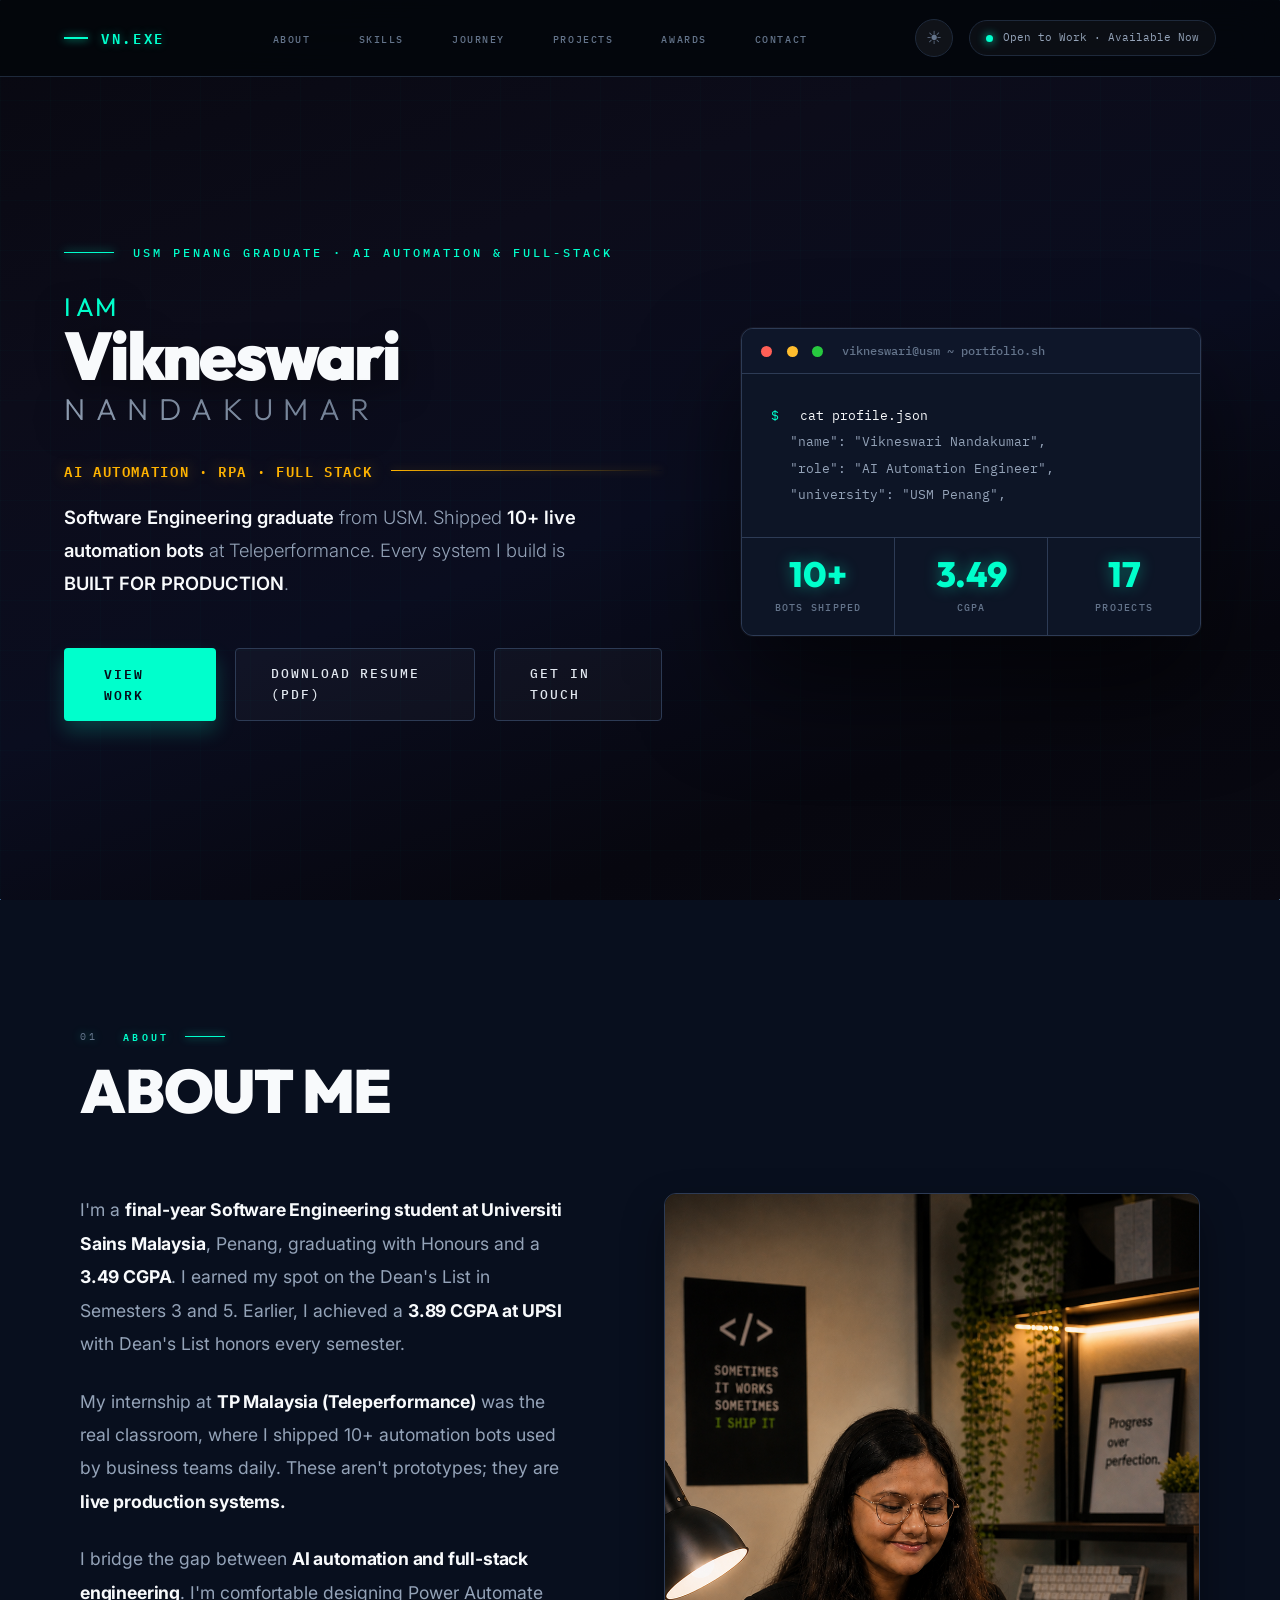
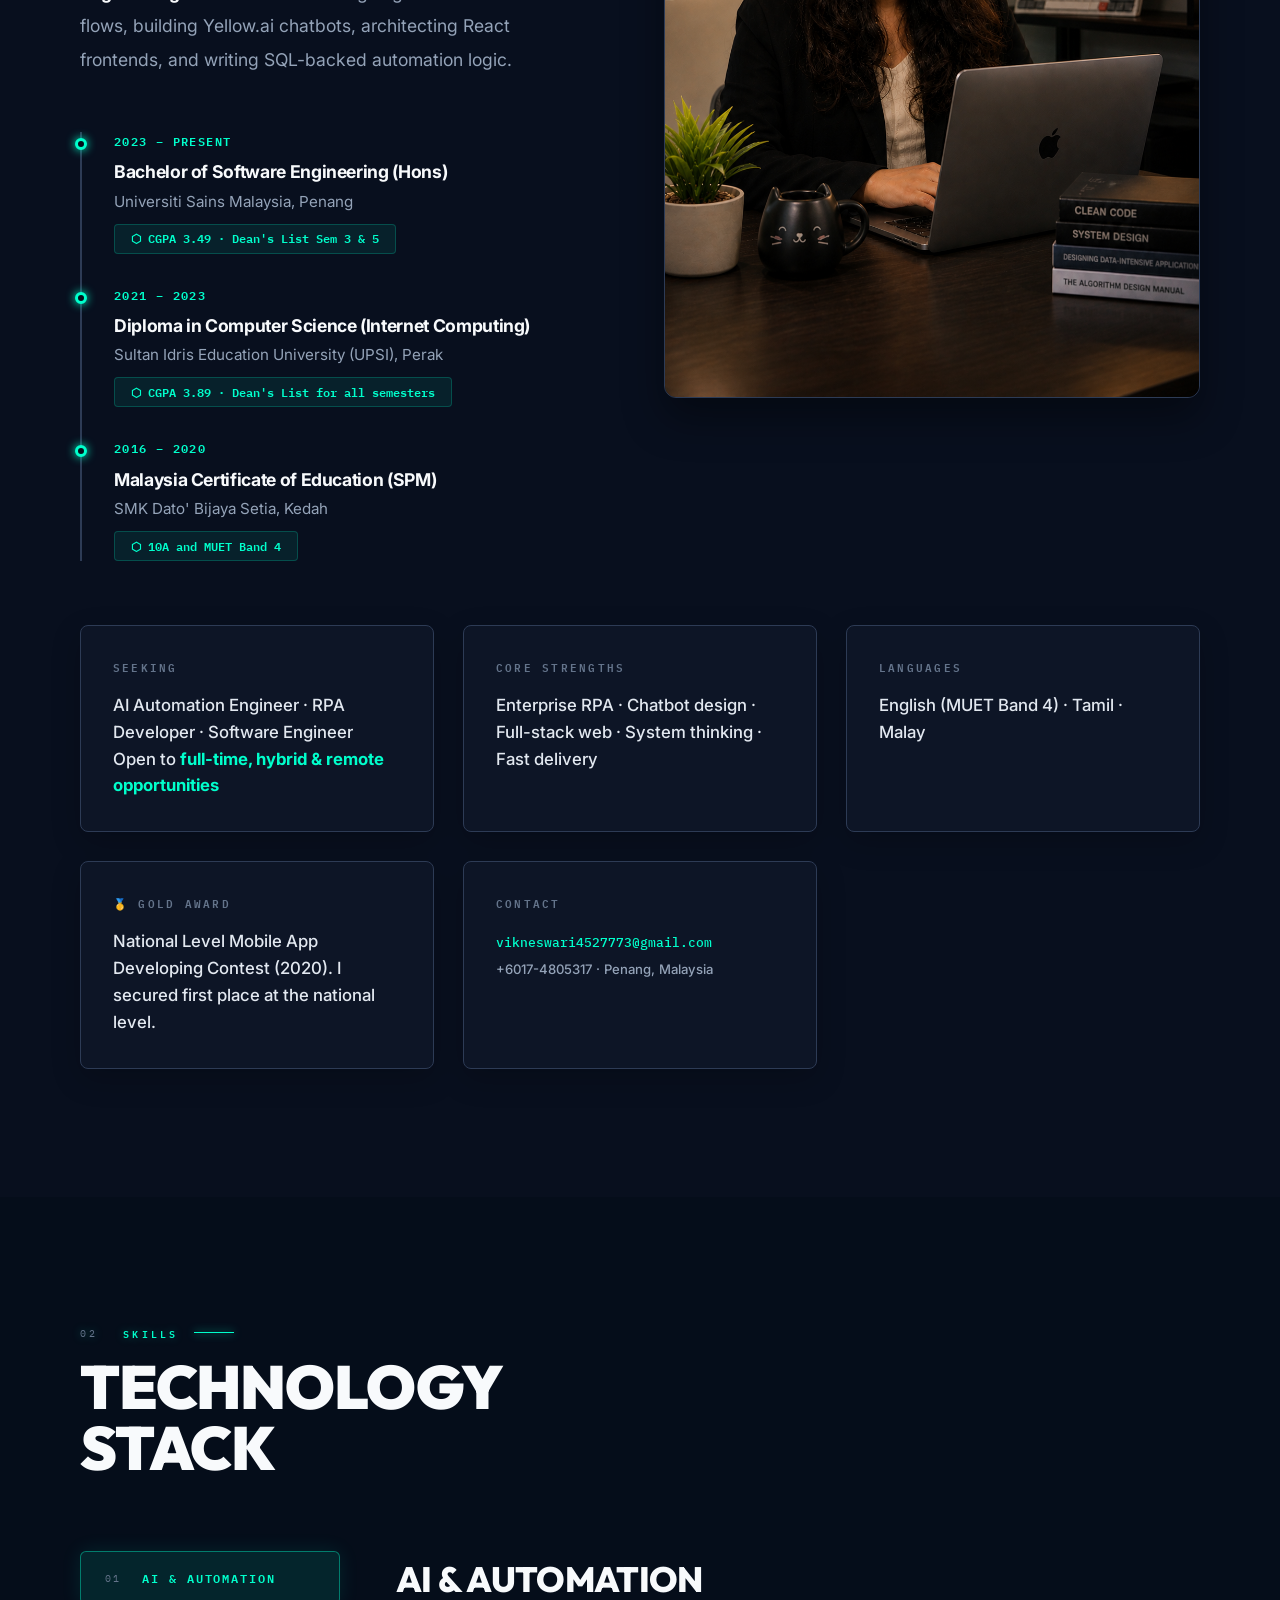
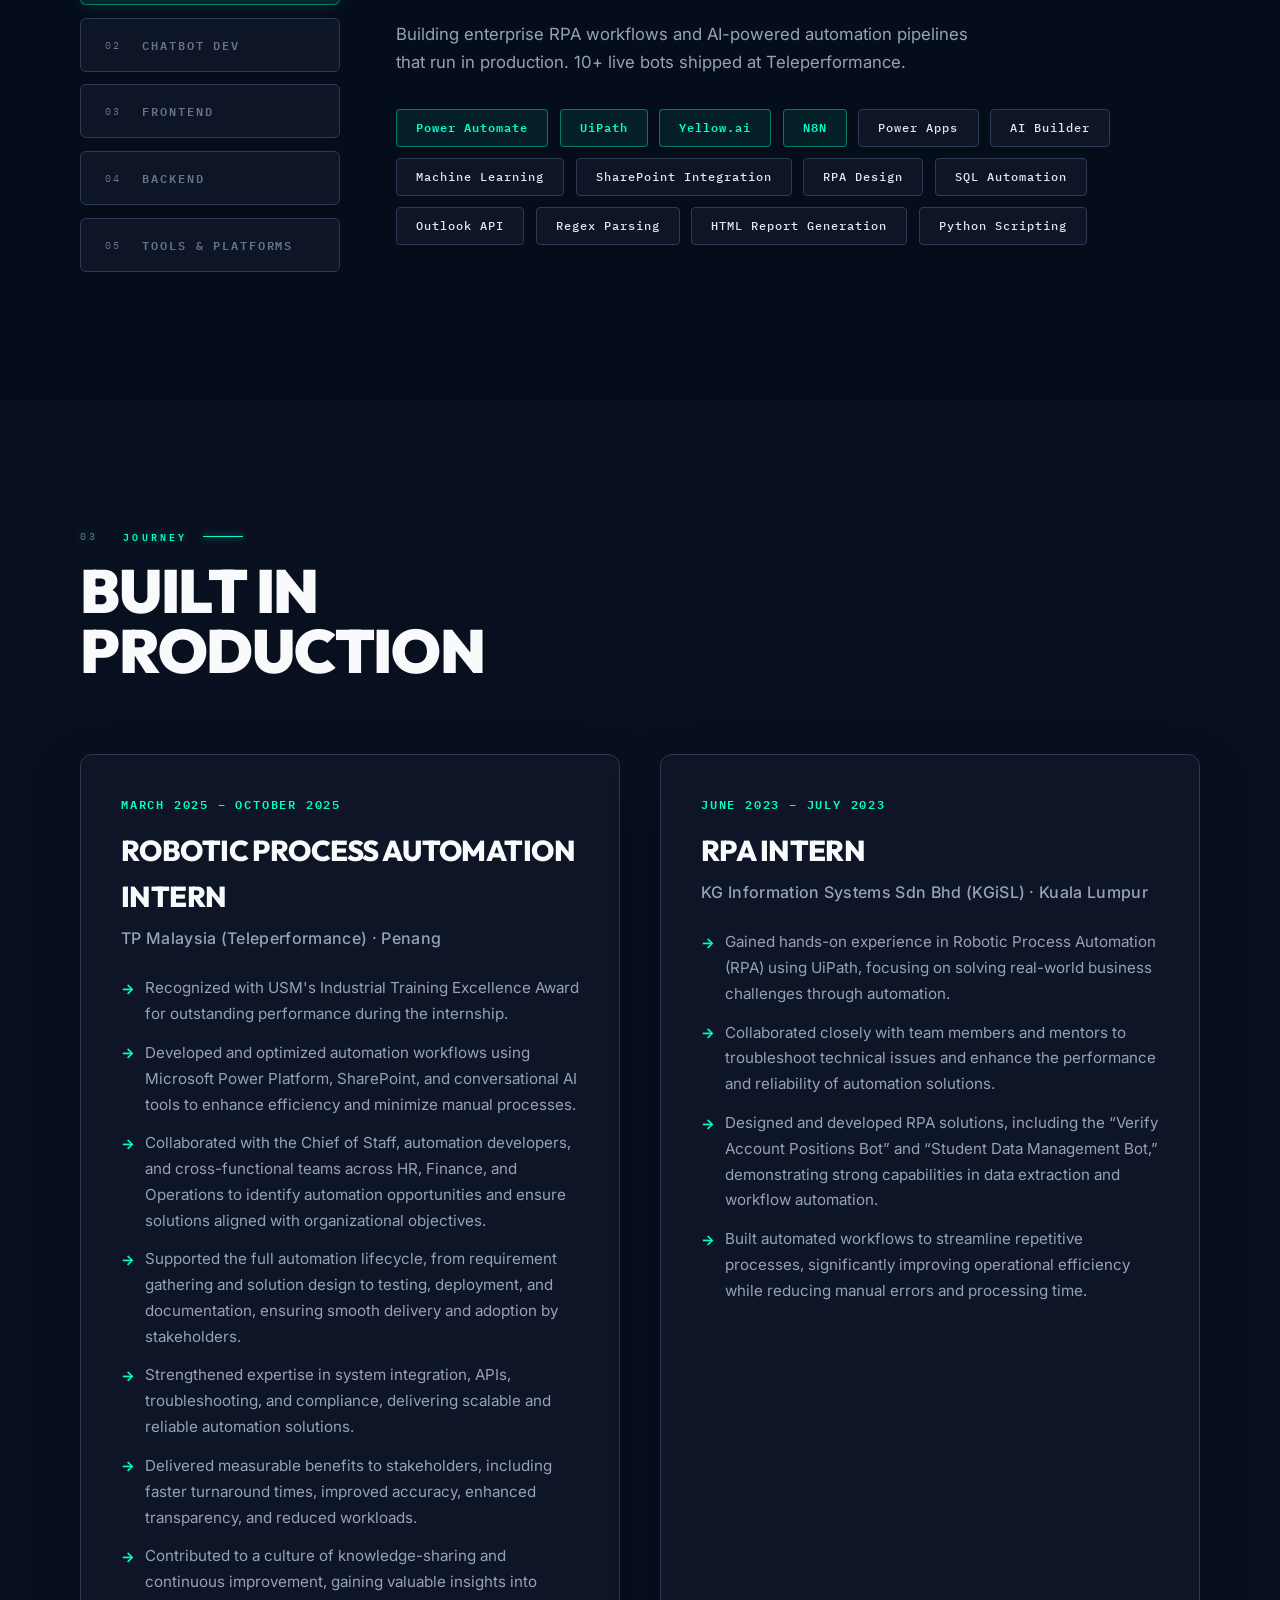
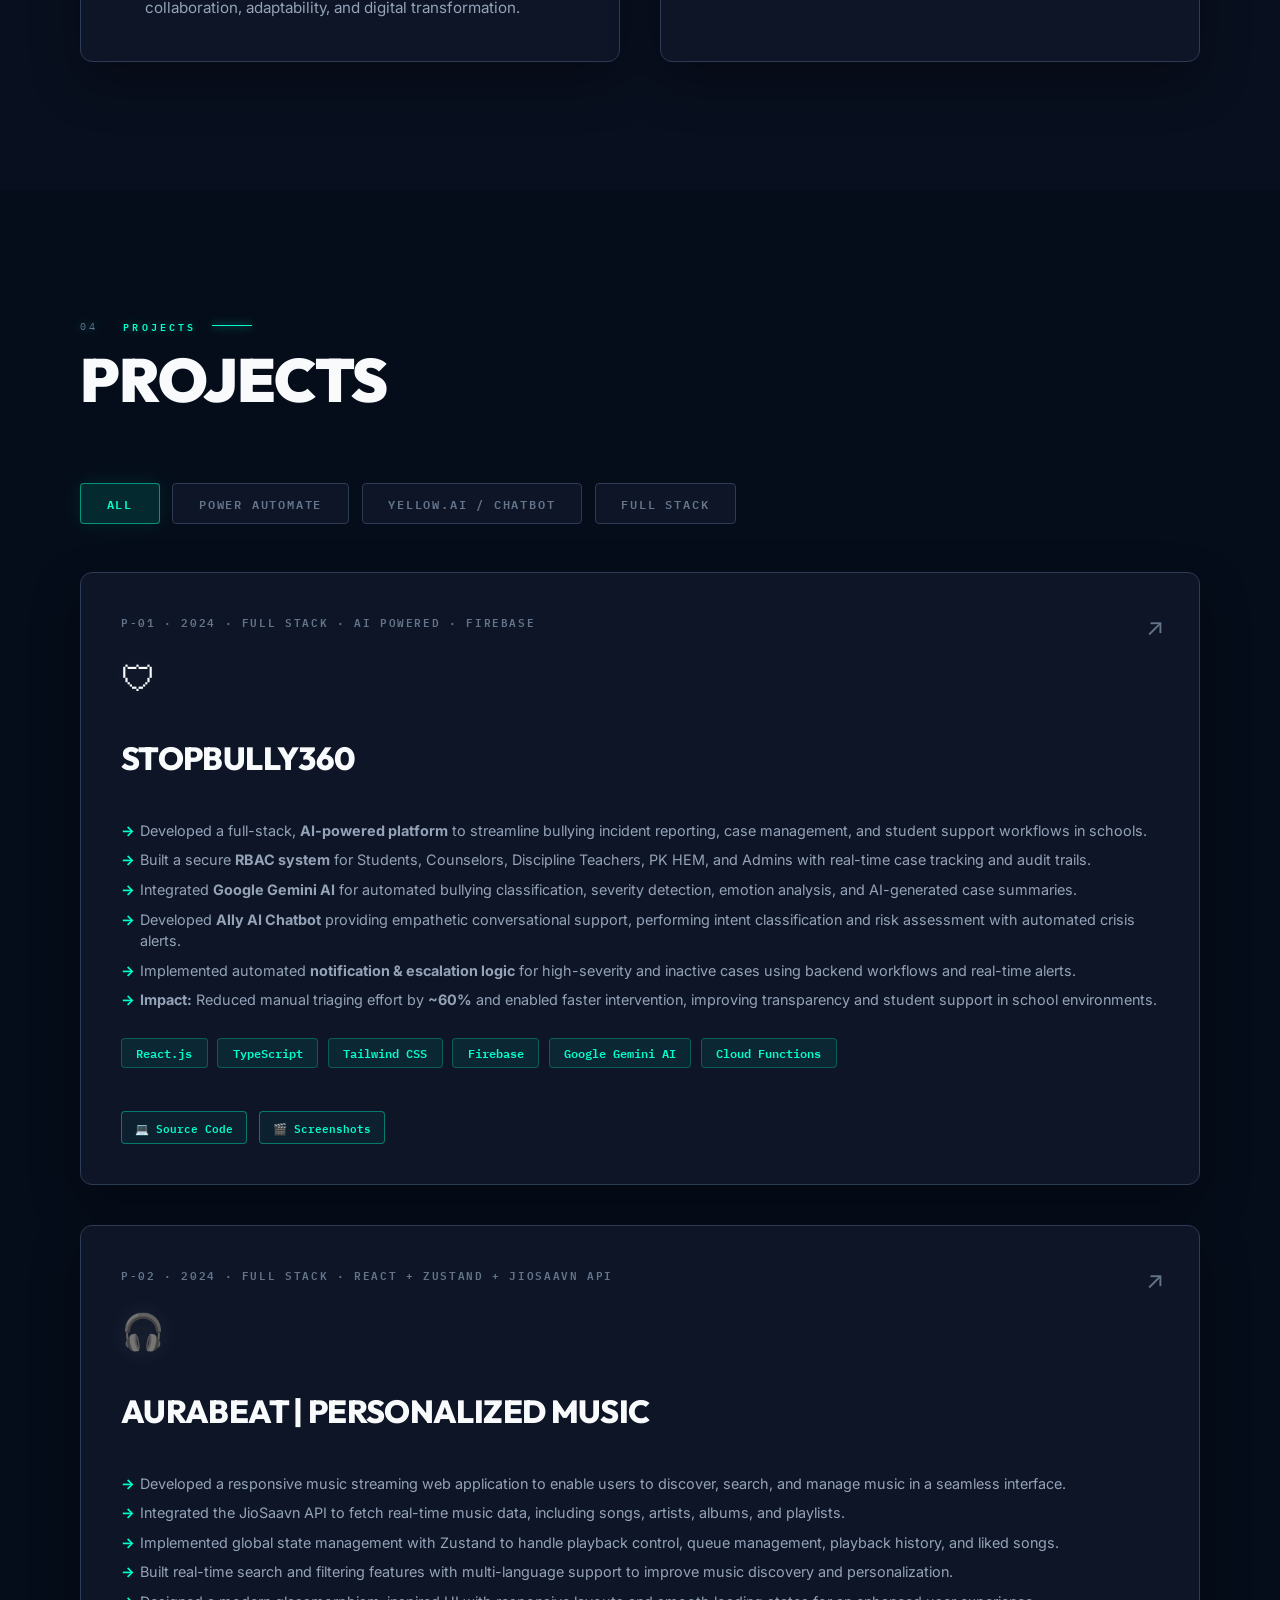
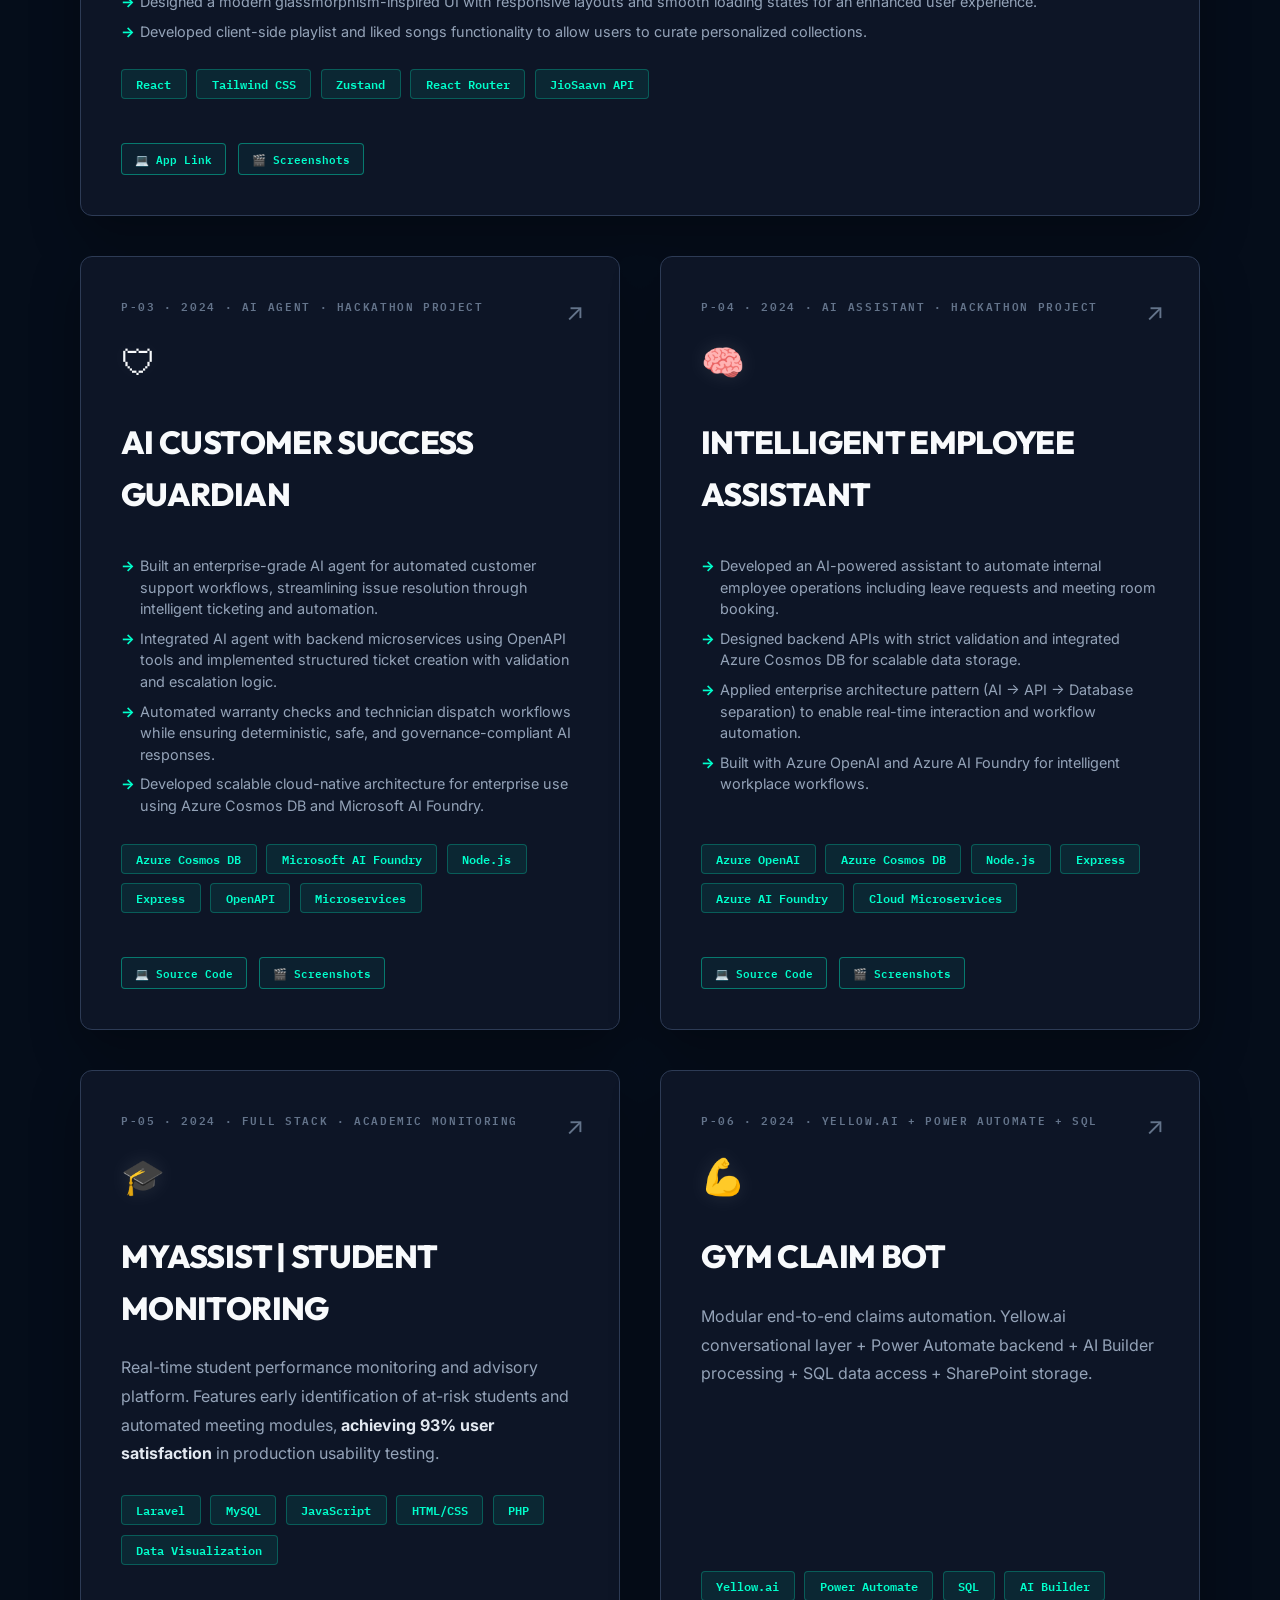
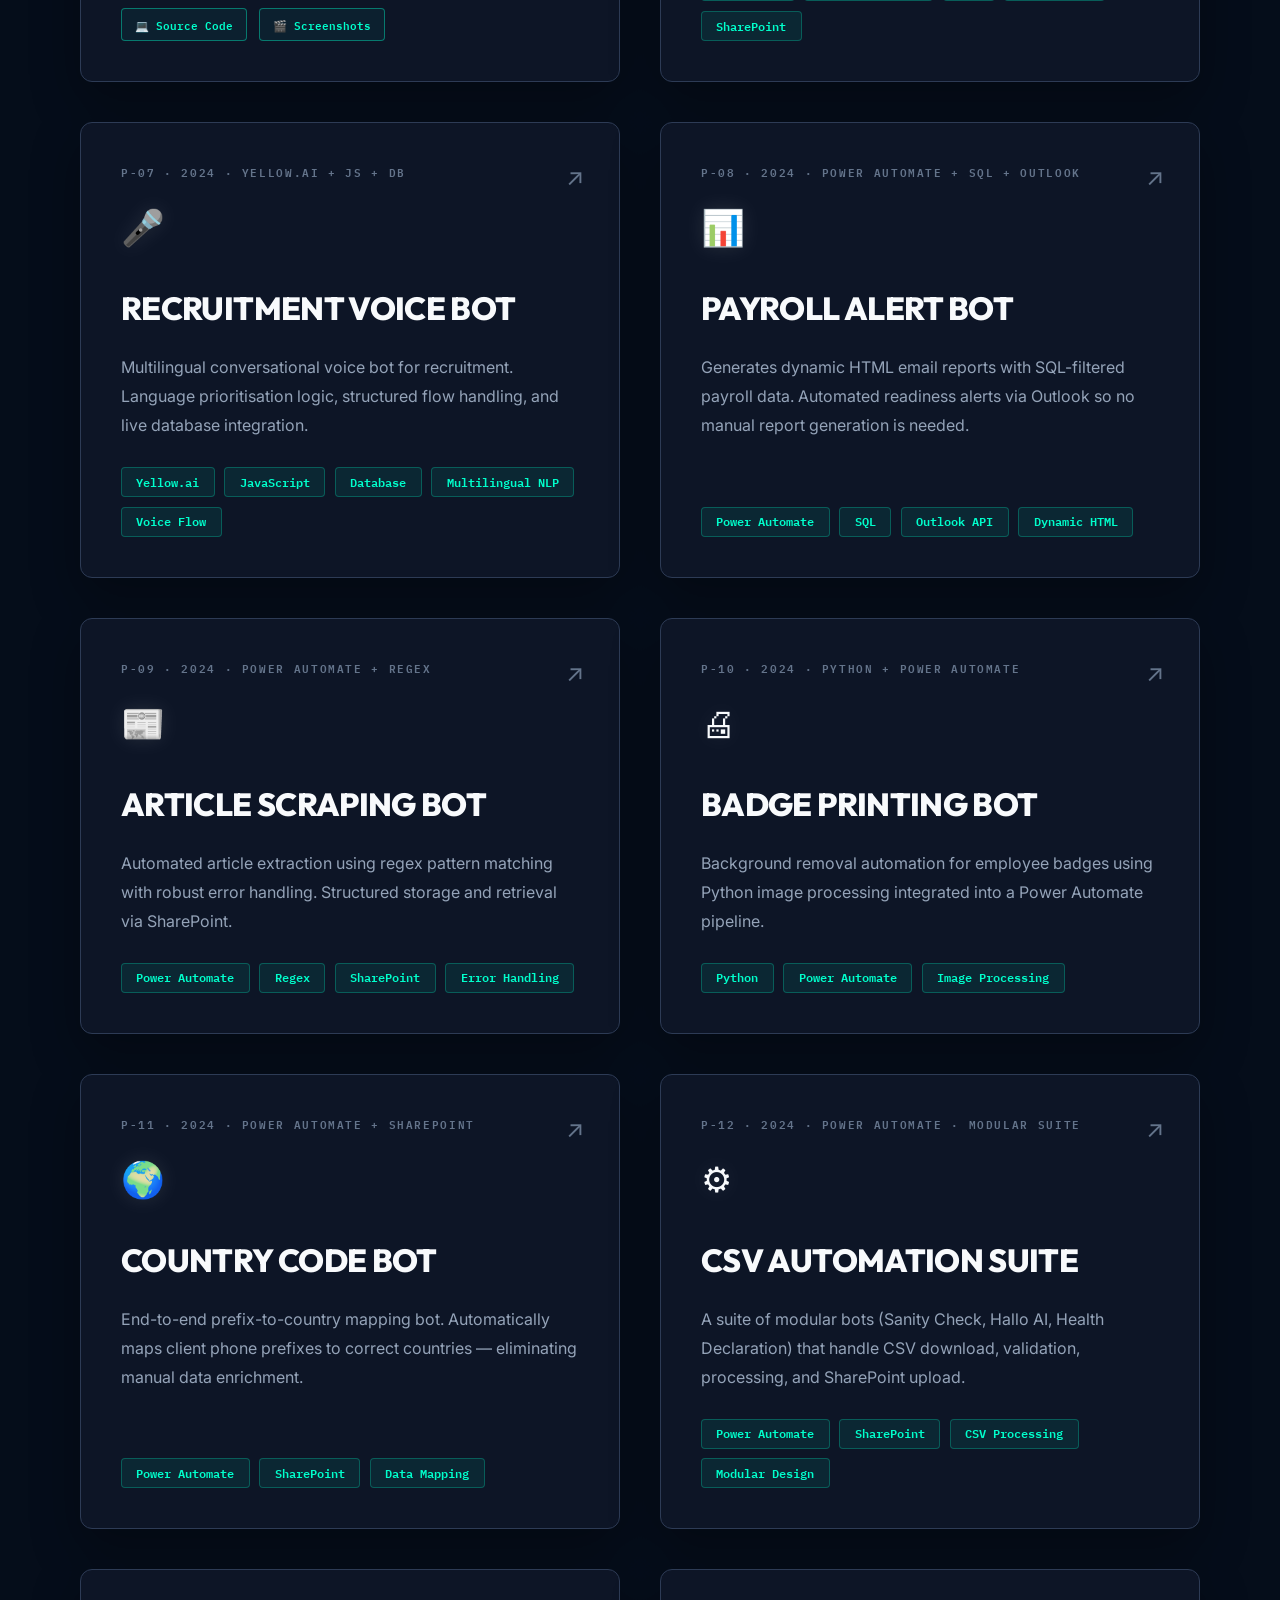
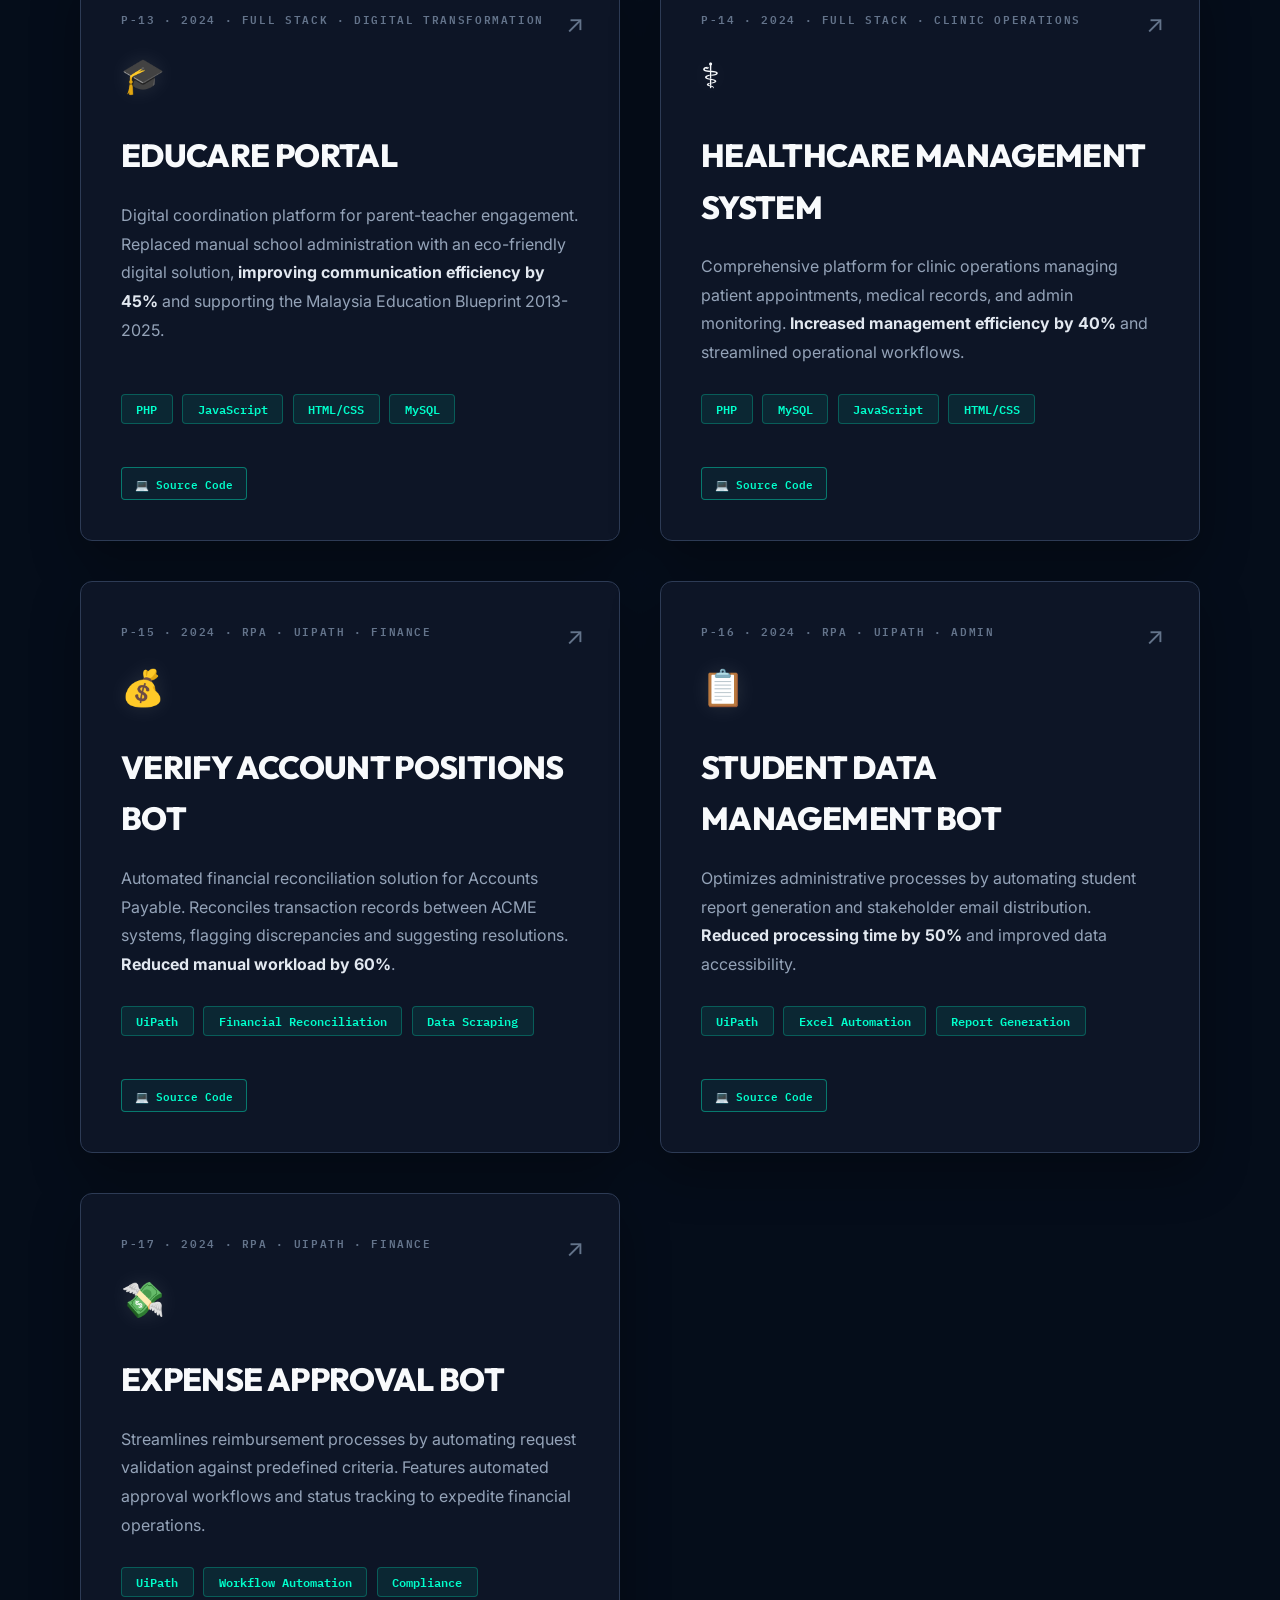
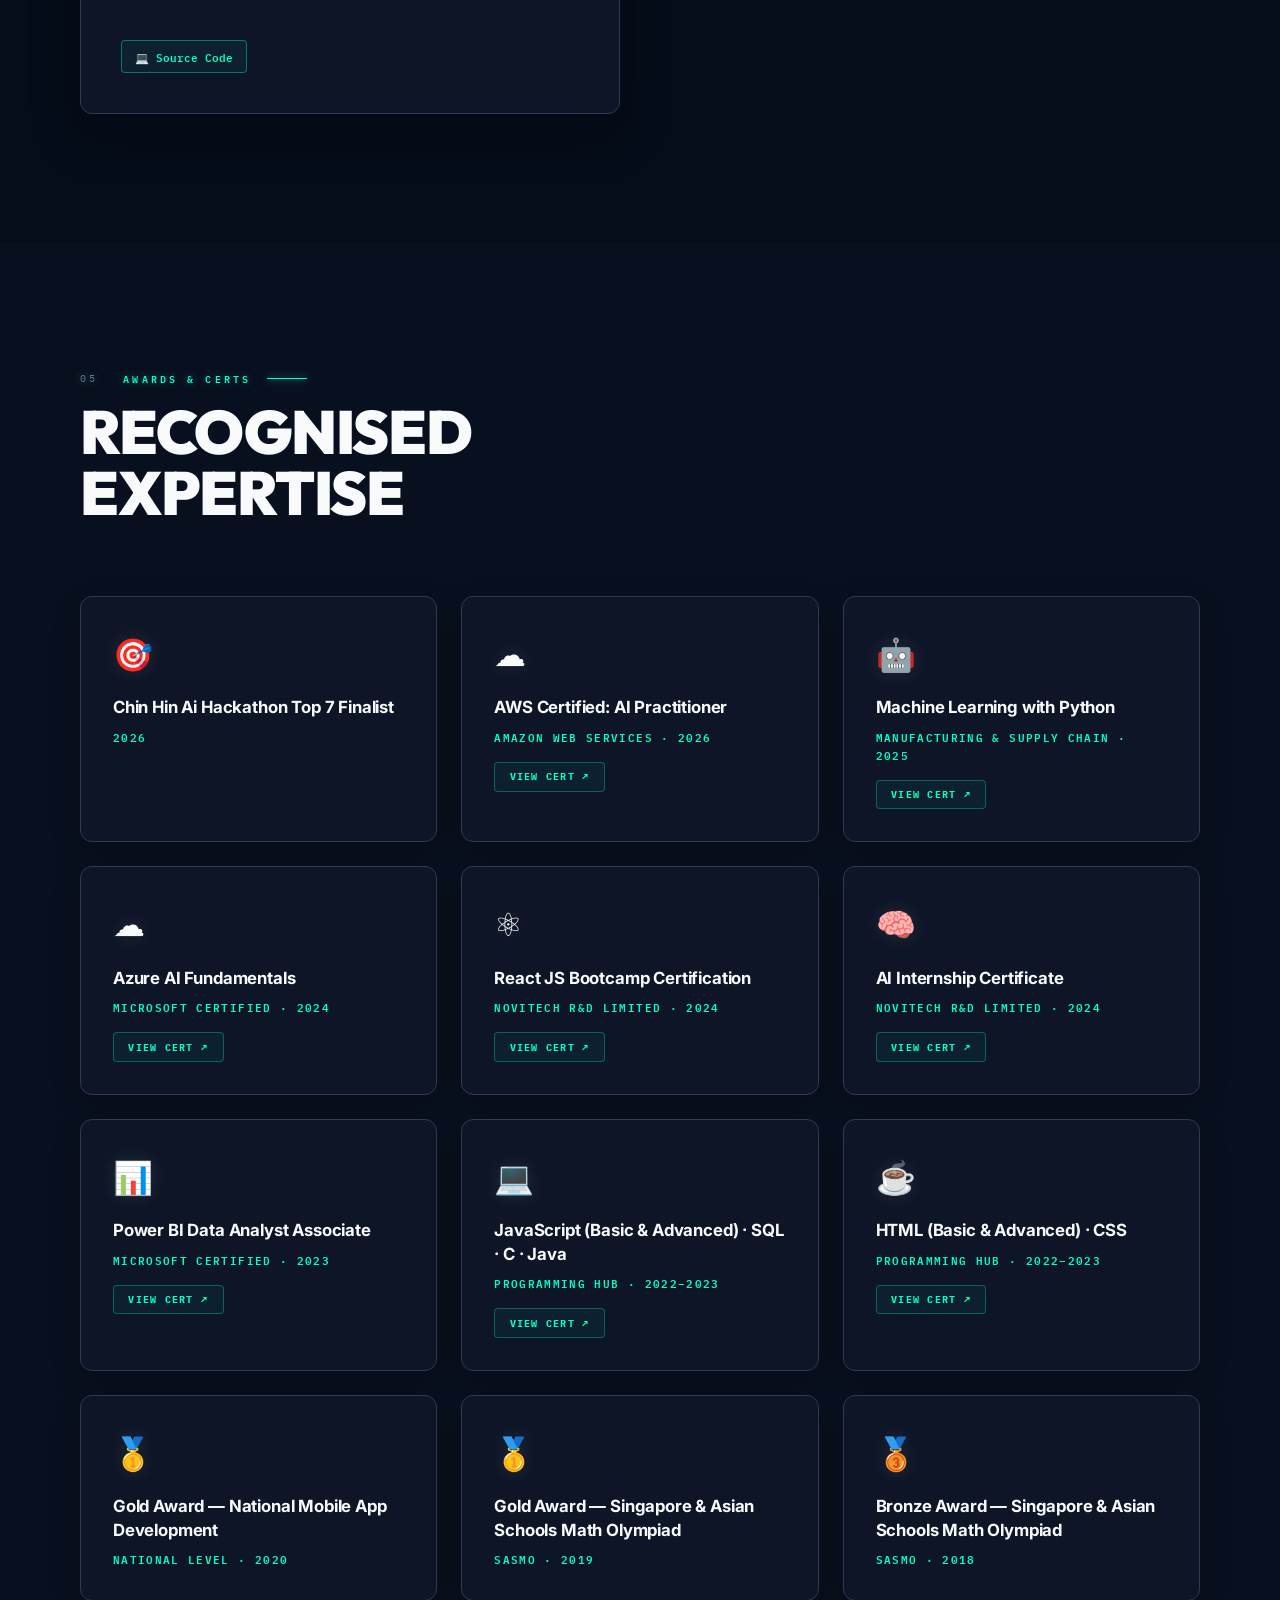
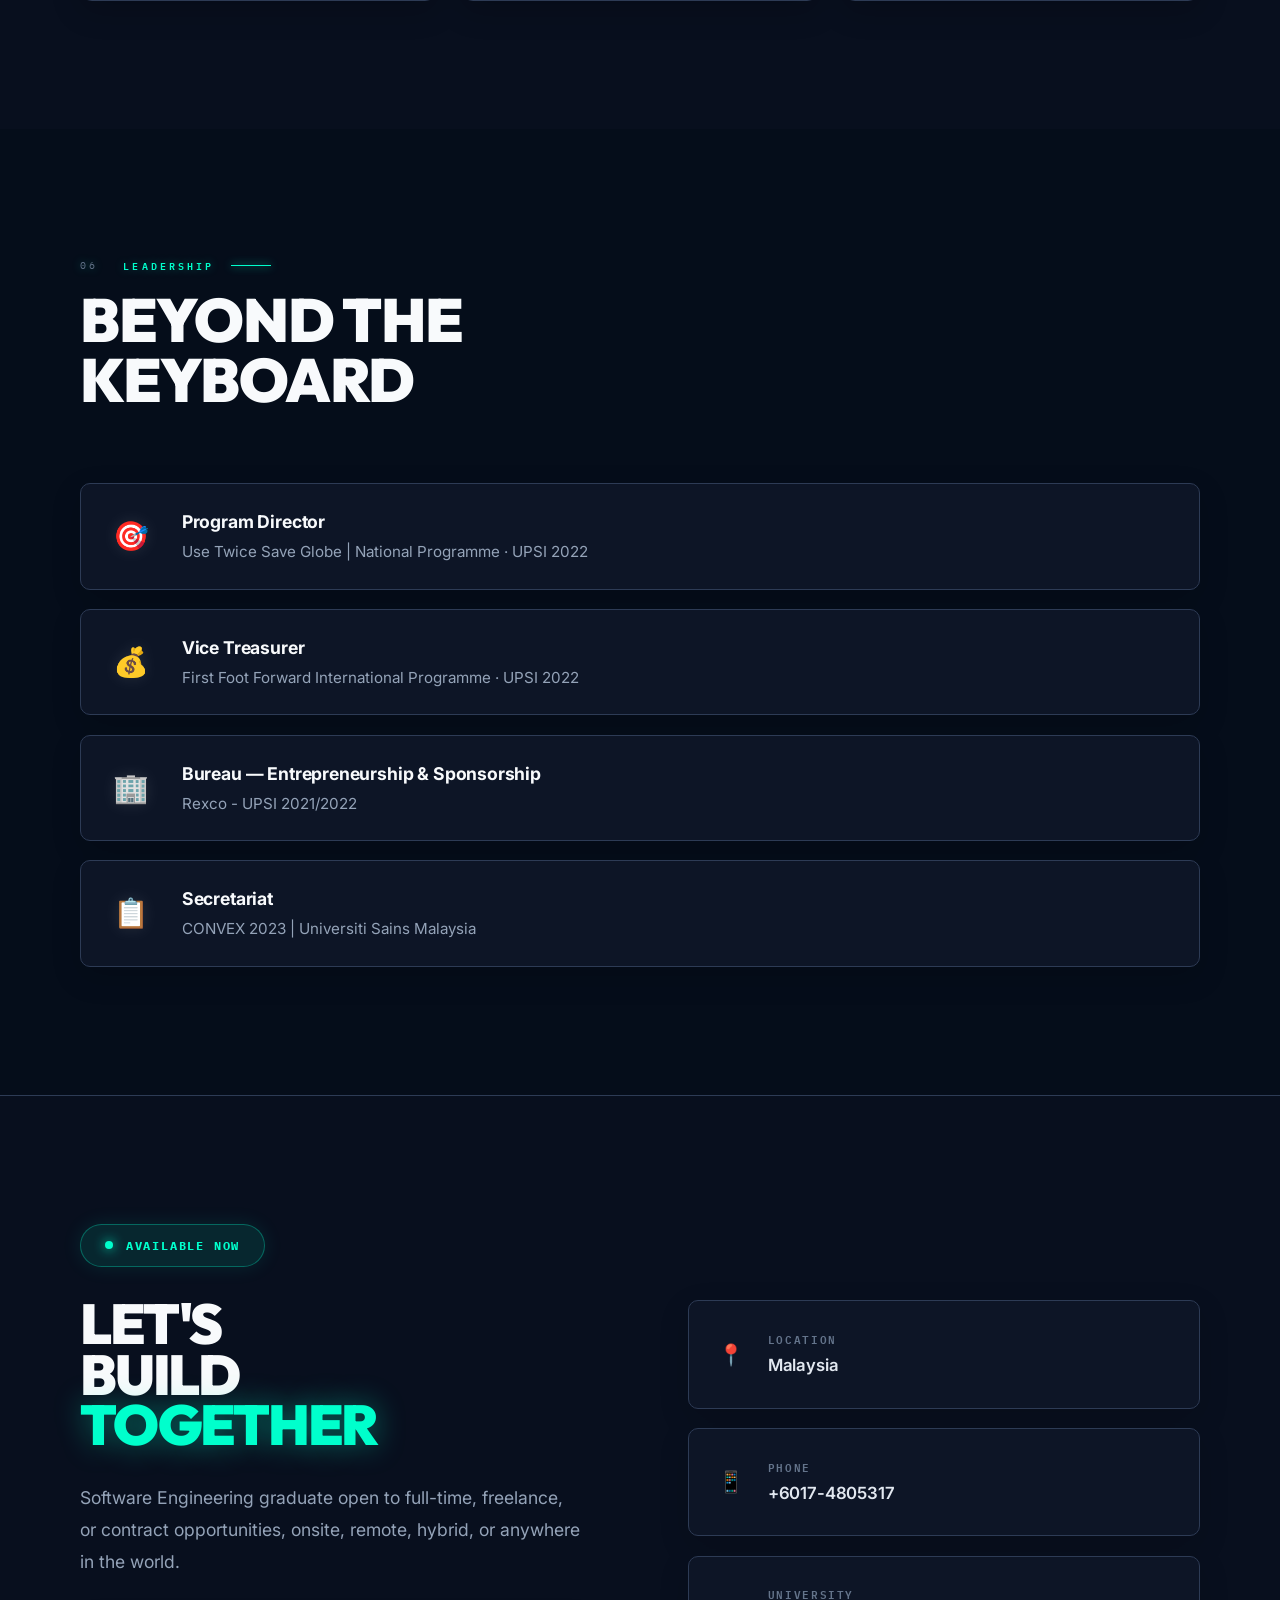
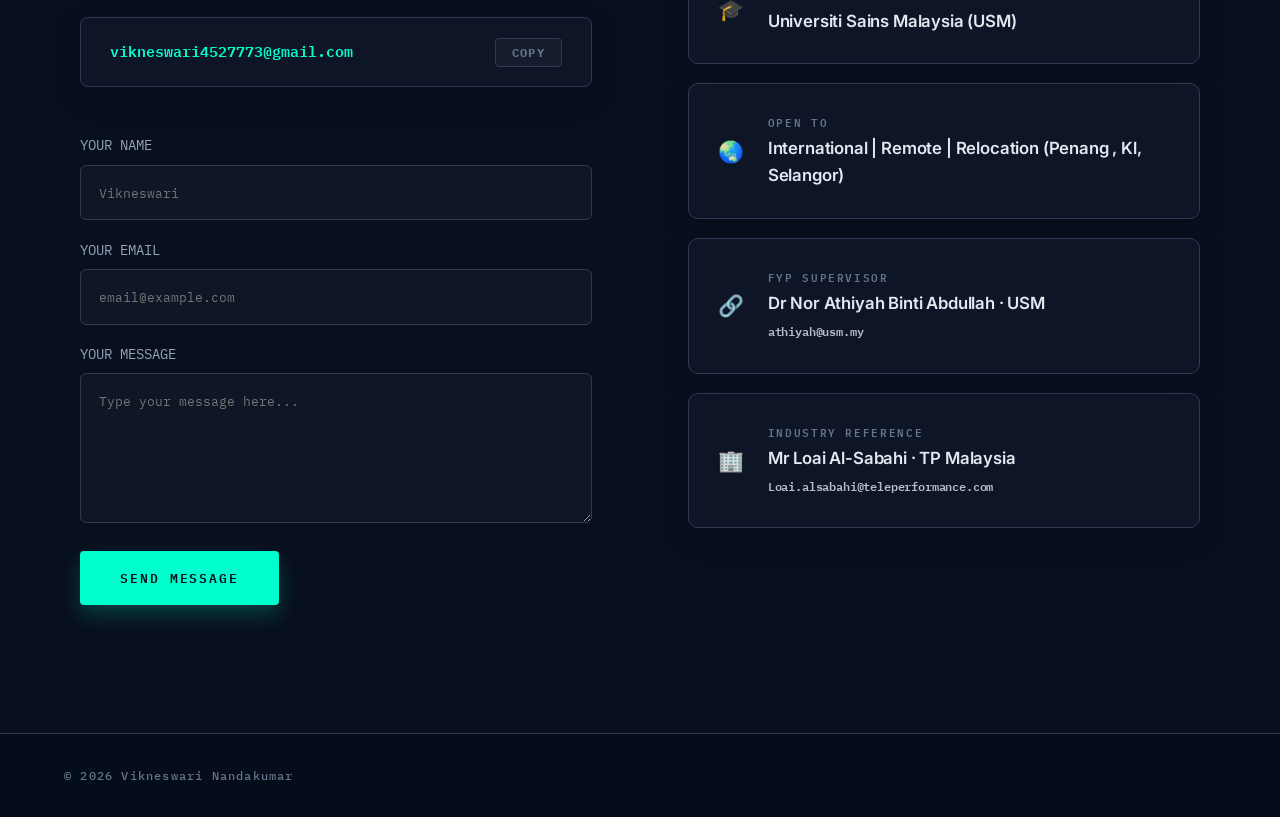
<file: old_v1_portfolio.html>
<!DOCTYPE html>
<html lang="en">

<head>
  <meta charset="UTF-8">
  <meta name="viewport" content="width=device-width, initial-scale=1.0">
  <title>Vikiii | Portfolio</title>
  <link
    href="https://fonts.googleapis.com/css2?family=Bebas+Neue&family=Outfit:wght@300;400;500;600;700;800;900&family=IBM+Plex+Mono:wght@300;400;500&family=Inter:wght@300;400;500;600&display=swap"
    rel="stylesheet">
  <style>
    *,
    *::before,
    *::after {
      box-sizing: border-box;
      margin: 0;
      padding: 0
    }

    :root {
      --ink: #050d1a;
      --deep: #080f1e;
      --panel: #0d1526;
      --glass: #0f172a;
      --edge: #1e293b;
      --line: #2d3b55;
      --teal: #00ffcc;
      --teal-glow: rgba(0, 255, 204, 0.4);
      --amber: #ffb300;
      --amber-glow: rgba(255, 179, 0, 0.4);
      --ice: #e2e8f0;
      --ghost: #64748b;
      --white: #f8fafc;
      --mid: #94a3b8;
    }

    [data-theme="light"] {
      --ink: #ffffff;
      --deep: #f8fafc;
      --panel: #ffffff;
      --glass: rgba(255, 255, 255, 0.95);
      --edge: #f1f5f9;
      --line: #e2e8f0;
      --teal: #0284c7;
      --teal-glow: rgba(2, 132, 199, 0.15);
      --amber: #b45309;
      --amber-glow: rgba(180, 83, 9, 0.15);
      --ice: #0f172a;
      --ghost: #64748b;
      --white: #0f172a;
      --mid: #475569;
    }

    html {
      scroll-behavior: smooth;
      -webkit-font-smoothing: antialiased;
      -moz-osx-font-smoothing: grayscale;
    }

    body {
      background: linear-gradient(160deg, #080810 0%, #0c0c1a 30%, #0a0d1f 55%, #07070f 80%, #090912 100%);
      background-attachment: fixed;
      color: var(--white);
      font-family: 'Inter', 'Outfit', sans-serif;
      font-weight: 400;
      line-height: 1.6;
      overflow-x: hidden;
      transition: background 0.5s ease, color 0.3s ease;
    }

    [data-theme="light"] body {
      background: linear-gradient(135deg, #ffffff 0%, #fef2f2 25%, #f0f9ff 50%, #f0fdf4 75%, #ffffff 100%);
      background-attachment: fixed;
    }

    .grid-overlay {
      position: fixed;
      top: 0;
      left: 0;
      width: 100%;
      height: 100%;
      pointer-events: none;
      z-index: 1;
      opacity: 0;
      transition: opacity 0.5s ease;
    }

    [data-theme="light"] .grid-overlay {
      opacity: 0.4;
      background-image: radial-gradient(var(--line) 1px, transparent 1px);
      background-size: 32px 32px;
      mask-image: radial-gradient(ellipse at center, black, transparent 80%);
    }


    .bg-blob {
      position: fixed;
      width: 60vw;
      height: 60vw;
      border-radius: 50%;
      filter: blur(120px);
      z-index: 0;
      opacity: 0;
      pointer-events: none;
      transition: opacity 1s ease, transform 10s ease-in-out infinite alternate;
    }

    [data-theme="light"] .bg-blob {
      opacity: 0.08;
    }

    .blob-1 {
      top: -20%;
      left: -10%;
      background: linear-gradient(45deg, #fbcfe8, #fbcfb0);
      animation-delay: 0s;
    }

    .blob-2 {
      bottom: -20%;
      right: -10%;
      background: linear-gradient(45deg, #bae6fd, #a7f3d0);
      animation-delay: -5s;
    }

    @keyframes blob-move {
      from {
        transform: translate(0, 0) scale(1);
      }

      to {
        transform: translate(10%, 10%) scale(1.1);
      }
    }

    .bg-blob {
      animation: blob-move 15s ease-in-out infinite alternate;
    }

    .bg-blob {
      animation: blob-move 15s ease-in-out infinite alternate;
    }

    /* PROFILE IMAGES */
    .h-pfp-wrap {
      width: 120px;
      height: 120px;
      margin-bottom: 2rem;
      position: relative;
      opacity: 0;
      animation: su .8s ease .1s forwards;
    }

    .h-pfp {
      width: 100%;
      height: 100%;
      border-radius: 50%;
      object-fit: cover;
      border: 2px solid var(--teal);
      box-shadow: 0 0 20px var(--teal-glow);
    }

    .a-pfp-wrap {
      width: 100%;
      border-radius: 12px;
      overflow: hidden;
      border: 1px solid var(--line);
      background: var(--panel);
      position: relative;
      box-shadow: 0 20px 40px rgba(0, 0, 0, 0.4);
      margin-bottom: 2rem;
    }

    .a-pfp {
      width: 100%;
      height: auto;
      display: block;
      transition: transform 0.5s ease;
    }

    .a-pfp-wrap:hover .a-pfp {
      transform: scale(1.05);
    }

    /* BACKGROUND */
    .gbg {
      position: fixed;
      inset: 0;
      z-index: 0;
      pointer-events: none;
      background-image: linear-gradient(rgba(0, 255, 204, .015) 1px, transparent 1px), linear-gradient(90deg, rgba(0, 255, 204, .015) 1px, transparent 1px);
      background-size: 50px 50px
    }

    #sf {
      position: fixed;
      inset: 0;
      z-index: 0;
      pointer-events: none;
      opacity: .6
    }

    /* NAV */
    nav {
      position: fixed;
      top: 0;
      left: 0;
      right: 0;
      z-index: 500;
      display: flex;
      align-items: center;
      justify-content: space-between;
      padding: 1.2rem 4rem;
      border-bottom: 1px solid var(--edge);
      background: rgba(3, 6, 11, 0.85);
      backdrop-filter: blur(20px);
      transition: all 0.3s ease
    }

    [data-theme="light"] nav {
      background: linear-gradient(135deg, rgba(255, 255, 255, 0.8), rgba(241, 245, 249, 0.8));
      border-bottom: 1px solid rgba(13, 148, 136, 0.15);
      box-shadow: 0 10px 40px rgba(0, 0, 0, 0.05);
    }

    .nlogo {
      font-family: 'IBM Plex Mono', monospace;
      font-size: .85rem;
      font-weight: 600;
      color: var(--teal);
      letter-spacing: .2em;
      display: flex;
      align-items: center;
      gap: .8rem;
      text-shadow: 0 0 10px var(--teal-glow)
    }

    .nbar {
      width: 24px;
      height: 2px;
      background: var(--teal);
      box-shadow: 0 0 8px var(--teal)
    }

    .nlinks {
      display: flex;
      gap: 3rem;
      list-style: none
    }

    .nlinks a {
      font-family: 'IBM Plex Mono', monospace;
      font-size: .65rem;
      font-weight: 500;
      letter-spacing: .15em;
      text-transform: uppercase;
      color: var(--ghost);
      text-decoration: none;
      transition: all .3s ease;
      position: relative
    }

    .nlinks a::after {
      content: '';
      position: absolute;
      bottom: -4px;
      left: 0;
      width: 0;
      height: 1px;
      background: var(--teal);
      transition: width 0.3s ease
    }

    .nlinks a:hover::after,
    .nlinks a.active::after {
      width: 100%
    }

    .nlinks a:hover,
    .nlinks a.active {
      color: var(--white);
      text-shadow: 0 0 8px rgba(255, 255, 255, 0.3)
    }

    .nstatus {
      display: flex;
      align-items: center;
      gap: .6rem;
      font-family: 'IBM Plex Mono', monospace;
      font-size: .7rem;
      color: var(--mid);
      background: rgba(255, 255, 255, 0.03);
      padding: 0.5rem 1rem;
      border-radius: 20px;
      border: 1px solid var(--edge)
    }

    [data-theme="light"] .nstatus {
      background: linear-gradient(to right, rgba(13, 148, 136, 0.1), rgba(13, 148, 136, 0.05));
      color: var(--teal);
      border-color: rgba(13, 148, 136, 0.2);
    }

    .nled {
      width: 7px;
      height: 7px;
      border-radius: 50%;
      background: var(--teal);
      box-shadow: 0 0 10px var(--teal);
      animation: pulse 2s ease infinite
    }

    /* HERO */
    #hero {
      position: relative;
      min-height: 100vh;
      z-index: 2;
      display: grid;
      grid-template-columns: 1.1fr 0.9fr;
      align-items: center;
      padding: 8rem 4rem 4rem;
      gap: 4rem
    }

    .heyebrow {
      font-family: 'IBM Plex Mono', monospace;
      font-size: .75rem;
      font-weight: 500;
      letter-spacing: .25em;
      text-transform: uppercase;
      color: var(--teal);
      display: flex;
      align-items: center;
      gap: 1.2rem;
      margin-bottom: 2rem;
      opacity: 0;
      animation: su .8s ease .2s forwards
    }

    .heyebrow::before {
      content: '';
      width: 50px;
      height: 1px;
      background: var(--teal);
      box-shadow: 0 0 10px var(--teal)
    }

    .hname {
      font-family: 'Outfit', sans-serif;
      font-size: clamp(2.5rem, 6vw, 4.2rem);
      font-weight: 900;
      line-height: 1;
      letter-spacing: -.04em;
      color: var(--white);
      text-shadow: 0 10px 30px rgba(0, 0, 0, 0.5);
      opacity: 0;
      animation: su .9s ease .35s forwards
    }

    .hn-pre {
      font-size: .38em;
      font-weight: 400;
      color: var(--teal);
      letter-spacing: .02em;
      display: block;
      margin-bottom: 0.2rem;
      text-transform: uppercase
    }

    .hn-last {
      display: block;
      font-size: .45em;
      font-weight: 300;
      letter-spacing: .35em;
      text-transform: uppercase;
      color: var(--mid);
      margin-top: .3rem;
      background: linear-gradient(to right, var(--mid), var(--ghost));
      -webkit-background-clip: text;
      background-clip: text;
      -webkit-text-fill-color: transparent
    }

    .htl {
      margin: 2.2rem 0 1.2rem;
      display: flex;
      align-items: center;
      gap: 1.2rem;
      opacity: 0;
      animation: su .9s ease .5s forwards
    }

    .htl span {
      font-family: 'IBM Plex Mono', monospace;
      font-size: .85rem;
      font-weight: 600;
      color: var(--amber);
      letter-spacing: .12em;
      text-transform: uppercase;
      text-shadow: 0 0 15px var(--amber-glow)
    }

    .tdiv {
      flex: 1;
      height: 1px;
      background: linear-gradient(to right, var(--amber), transparent);
      box-shadow: 0 0 8px var(--amber-glow)
    }

    .hdesc {
      font-size: 1.15rem;
      color: var(--mid);
      font-weight: 300;
      max-width: 520px;
      line-height: 1.8;
      margin-bottom: 3rem;
      opacity: 0;
      animation: su .9s ease .65s forwards
    }

    .hdesc strong {
      color: var(--white);
      font-weight: 600
    }

    .hact {
      display: flex;
      gap: 1.2rem;
      align-items: center;
      opacity: 0;
      animation: su .9s ease .8s forwards
    }

    .bteal {
      font-family: 'IBM Plex Mono', monospace;
      font-size: .8rem;
      font-weight: 600;
      letter-spacing: .15em;
      text-transform: uppercase;
      padding: 1rem 2.5rem;
      border-radius: 4px;
      background: var(--teal);
      color: var(--ink);
      border: none;
      cursor: pointer;
      text-decoration: none;
      transition: all .3s cubic-bezier(0.23, 1, 0.32, 1);
      display: inline-block;
      box-shadow: 0 10px 20px rgba(0, 255, 204, 0.2)
    }

    .bteal:hover {
      background: #33ffcc;
      box-shadow: 0 15px 30px rgba(0, 255, 204, 0.4);
      transform: translateY(-3px)
    }

    .bout {
      font-family: 'IBM Plex Mono', monospace;
      font-size: .8rem;
      font-weight: 500;
      letter-spacing: .15em;
      text-transform: uppercase;
      padding: 0.95rem 2.2rem;
      border-radius: 4px;
      background: rgba(255, 255, 255, 0.03);
      color: var(--ice);
      border: 1px solid var(--line);
      cursor: pointer;
      text-decoration: none;
      transition: all .3s ease;
      display: inline-block
    }

    .bout:hover {
      border-color: var(--teal);
      color: var(--teal);
      background: rgba(0, 255, 204, 0.05);
      transform: translateY(-2px)
    }

    .hr {
      opacity: 0;
      animation: fi 1.2s ease .9s forwards;
      display: flex;
      align-items: center;
      justify-content: center
    }

    .term {
      background: var(--panel);
      border: 1px solid var(--line);
      border-radius: 12px;
      width: 100%;
      max-width: 480px;
      box-shadow: 0 50px 100px rgba(0, 0, 0, 0.6), 0 0 0 1px rgba(255, 255, 255, 0.05);
      overflow: hidden;
      backdrop-filter: blur(10px)
    }

    .tbar {
      background: rgba(15, 23, 42, 0.9);
      padding: .8rem 1.2rem;
      display: flex;
      align-items: center;
      gap: .6rem;
      border-bottom: 1px solid var(--line)
    }

    .tdot {
      width: 11px;
      height: 11px;
      border-radius: 50%
    }

    /* BACK TO TOP */
    #btt {
      position: fixed;
      bottom: 2rem;
      right: 2rem;
      width: 45px;
      height: 45px;
      background: var(--panel);
      border: 1px solid var(--line);
      border-radius: 50%;
      color: var(--teal);
      display: flex;
      align-items: center;
      justify-content: center;
      cursor: pointer;
      z-index: 1000;
      opacity: 0;
      visibility: hidden;
      transition: all 0.4s cubic-bezier(0.23, 1, 0.32, 1);
      box-shadow: 0 10px 30px rgba(0, 0, 0, 0.5);
      backdrop-filter: blur(10px)
    }

    #btt.vis {
      opacity: 1;
      visibility: visible;
      transform: translateY(0)
    }

    #btt:hover {
      border-color: var(--teal);
      background: rgba(0, 255, 204, 0.1);
      transform: translateY(-5px);
      box-shadow: 0 15px 40px var(--teal-glow)
    }

    .ttitle {
      font-family: 'IBM Plex Mono', monospace;
      font-size: .72rem;
      font-weight: 500;
      color: var(--ghost);
      margin-left: .6rem
    }

    .tbody {
      padding: 1.8rem;
      font-family: 'IBM Plex Mono', monospace;
      font-size: .82rem;
      line-height: 2
    }

    .tl {
      display: flex;
      gap: .8rem
    }

    .tp {
      color: var(--teal)
    }

    .tc {
      color: var(--white)
    }

    .to {
      color: var(--mid);
      padding-left: 1.2rem
    }

    .tk {
      color: var(--amber)
    }

    .tv {
      color: var(--teal)
    }

    .tb2 {
      height: .6rem
    }

    .blk {
      animation: blk 1s step-end infinite
    }

    .hstats {
      display: grid;
      grid-template-columns: repeat(3, 1fr);
      gap: 1px;
      background: var(--line);
      border-top: 1px solid var(--line)
    }

    .hs {
      background: var(--panel);
      padding: 1.2rem;
      text-align: center;
      transition: background 0.3s ease
    }

    .hs:hover {
      background: rgba(255, 255, 255, 0.02)
    }

    .hsn {
      font-family: 'Outfit', sans-serif;
      font-weight: 800;
      font-size: 2.2rem;
      color: var(--teal);
      line-height: 1;
      text-shadow: 0 0 15px var(--teal-glow)
    }

    .hsl {
      font-family: 'IBM Plex Mono', monospace;
      font-size: .65rem;
      font-weight: 500;
      color: var(--ghost);
      letter-spacing: .12em;
      margin-top: .4rem;
      text-transform: uppercase
    }

    /* SHARED */
    .w {
      max-width: 1200px;
      margin: 0 auto;
      padding: 8rem 2.5rem;
      position: relative;
      z-index: 2
    }

    .sh {
      margin-bottom: 4.5rem
    }

    .stag {
      font-family: 'IBM Plex Mono', monospace;
      font-size: .65rem;
      font-weight: 600;
      letter-spacing: .3em;
      text-transform: uppercase;
      color: var(--teal);
      display: flex;
      align-items: center;
      gap: 1rem;
      margin-bottom: 1rem;
      text-shadow: 0 0 10px var(--teal-glow)
    }

    .stag::after {
      content: '';
      flex: 0 0 40px;
      height: 1px;
      background: var(--teal);
      box-shadow: 0 0 8px var(--teal)
    }

    .snum {
      color: var(--ghost);
      font-weight: 400
    }

    .sh2 {
      font-family: 'Outfit', sans-serif;
      font-weight: 900;
      font-size: clamp(2.4rem, 5vw, 3.8rem);
      letter-spacing: -.02em;
      line-height: 1;
      color: var(--white);
      text-transform: uppercase
    }

    /* ABOUT */
    #about {
      background: var(--deep)
    }

    .agrid {
      display: grid;
      grid-template-columns: 1fr 1.1fr;
      gap: 6rem;
      align-items: start
    }

    .abp {
      color: var(--mid);
      font-size: 1.1rem;
      font-weight: 400;
      line-height: 1.9;
      margin-bottom: 1.5rem
    }

    .abp strong {
      color: var(--white);
      font-weight: 700;
      letter-spacing: -0.01em
    }

    .aedu {
      margin-top: 3.5rem
    }

    .eitem {
      border-left: 2px solid var(--line);
      padding: 0 0 2rem 2rem;
      position: relative
    }

    .eitem:last-child {
      padding-bottom: 0
    }

    .eitem::before {
      content: '';
      position: absolute;
      left: -7px;
      top: 6px;
      width: 12px;
      height: 12px;
      border-radius: 50%;
      background: var(--ink);
      border: 3px solid var(--teal);
      box-shadow: 0 0 10px var(--teal)
    }

    .eperiod {
      font-family: 'IBM Plex Mono', monospace;
      font-size: .72rem;
      font-weight: 600;
      color: var(--teal);
      letter-spacing: .12em;
      margin-bottom: .5rem;
      text-transform: uppercase
    }

    .edeg {
      font-size: 1.1rem;
      font-weight: 700;
      color: var(--white);
      letter-spacing: -0.02em
    }

    .eschool {
      font-size: .95rem;
      color: var(--mid);
      margin-top: .2rem;
      font-weight: 400
    }

    .ecgpa {
      display: inline-flex;
      align-items: center;
      gap: .5rem;
      margin-top: .6rem;
      padding: .3rem 1rem;
      background: rgba(0, 255, 204, 0.08);
      border: 1px solid rgba(0, 255, 204, 0.2);
      border-radius: 4px;
      font-family: 'IBM Plex Mono', monospace;
      font-size: .72rem;
      font-weight: 600;
      color: var(--teal)
    }

    .ar {
      display: flex;
      flex-direction: column;
      gap: 1.8rem
    }

    .ib {
      background: var(--panel);
      border: 1px solid var(--line);
      border-radius: 8px;
      padding: 2rem;
      position: relative;
      overflow: hidden;
      transition: all .4s cubic-bezier(0.23, 1, 0.32, 1);
      box-shadow: 0 10px 30px rgba(0, 0, 0, 0.2);
      height: 100%;
    }

    .ib:hover {
      border-color: rgba(0, 255, 204, 0.3);
      transform: translateY(-6px);
      box-shadow: 0 15px 40px rgba(0, 0, 0, 0.4)
    }

    .ib::before {
      content: '';
      position: absolute;
      left: 0;
      top: 0;
      bottom: 0;
      width: 3px;
      background: var(--teal);
      opacity: 0;
      transition: opacity .3s;
      box-shadow: 0 0 15px var(--teal)
    }

    .ib:hover::before {
      opacity: 1
    }

    .ibl {
      font-family: 'IBM Plex Mono', monospace;
      font-size: .7rem;
      font-weight: 600;
      color: var(--ghost);
      letter-spacing: .2em;
      text-transform: uppercase;
      margin-bottom: 1rem
    }

    .ibc {
      font-size: 1.05rem;
      color: var(--ice);
      font-weight: 500;
      line-height: 1.6
    }

    .acards {
      display: grid;
      grid-template-columns: repeat(auto-fit, minmax(320px, 1fr));
      gap: 1.8rem;
      margin-top: 4rem;
    }

    @media(max-width: 960px) {
      .acards {
        grid-template-columns: 1fr;
      }
    }

    /* SKILLS */
    #skills {
      background: var(--ink)
    }

    .sklayout {
      display: grid;
      grid-template-columns: 260px 1fr;
      gap: 3.5rem;
      align-items: start
    }

    .sknav {
      display: flex;
      flex-direction: column;
      gap: .8rem
    }

    .sktab {
      font-family: 'IBM Plex Mono', monospace;
      font-size: .78rem;
      font-weight: 600;
      letter-spacing: .15em;
      text-transform: uppercase;
      padding: 1rem 1.5rem;
      border-radius: 6px;
      background: var(--panel);
      border: 1px solid var(--line);
      color: var(--ghost);
      cursor: pointer;
      text-align: left;
      transition: all .3s cubic-bezier(0.23, 1, 0.32, 1);
      display: flex;
      align-items: center;
      gap: .8rem
    }

    .sktab:hover {
      color: var(--ice);
      border-color: var(--mid);
      transform: translateX(5px)
    }

    .sktab.on {
      background: rgba(0, 255, 204, 0.1);
      border-color: rgba(0, 255, 204, 0.4);
      color: var(--teal);
      box-shadow: 0 0 20px rgba(0, 255, 204, 0.1)
    }

    .sktn {
      color: var(--ghost);
      font-size: .65rem;
      font-weight: 400
    }

    .skpan {
      display: none;
      animation: fi 0.5s ease forwards
    }

    .skpan.on {
      display: block
    }

    .skptit {
      font-family: 'Outfit', sans-serif;
      font-weight: 800;
      font-size: 2.2rem;
      letter-spacing: -0.02em;
      color: var(--white);
      margin-bottom: .8rem;
      text-transform: uppercase
    }

    .skpdesc {
      font-size: 1.05rem;
      color: var(--mid);
      font-weight: 400;
      line-height: 1.7;
      margin-bottom: 2rem;
      max-width: 600px
    }

    .chips {
      display: flex;
      flex-wrap: wrap;
      gap: .7rem
    }

    .chip {
      font-family: 'IBM Plex Mono', monospace;
      font-size: .78rem;
      font-weight: 500;
      letter-spacing: .08em;
      padding: .5rem 1.2rem;
      border-radius: 4px;
      background: var(--panel);
      border: 1px solid var(--line);
      color: var(--ice);
      transition: all .3s ease
    }

    .chip:hover {
      border-color: var(--teal);
      color: var(--teal);
      background: rgba(0, 255, 204, 0.05);
      transform: translateY(-3px)
    }

    .chip.k {
      border-color: rgba(0, 255, 204, 0.4);
      color: var(--teal);
      background: rgba(0, 255, 204, 0.08);
      font-weight: 600
    }

    /* EXPERIENCE */
    #experience {
      background: var(--deep)
    }

    .expgrid {
      display: grid;
      grid-template-columns: 1fr 1fr;
      gap: 2.5rem
    }

    .expcard {
      background: var(--panel);
      border: 1px solid var(--line);
      border-radius: 12px;
      padding: 2.5rem;
      position: relative;
      overflow: hidden;
      transition: all .4s cubic-bezier(0.23, 1, 0.32, 1);
      box-shadow: 0 20px 50px rgba(0, 0, 0, 0.3)
    }

    .expcard::before {
      content: '';
      position: absolute;
      top: 0;
      left: 0;
      right: 0;
      height: 3px;
      background: linear-gradient(to right, var(--teal), transparent);
      opacity: 0;
      transition: opacity 0.3s;
      box-shadow: 0 0 15px var(--teal-glow)
    }

    .expcard:hover {
      border-color: rgba(0, 255, 204, 0.3);
      transform: translateY(-8px);
      box-shadow: 0 30px 60px rgba(0, 0, 0, 0.5)
    }

    .expcard:hover::before {
      opacity: 1
    }

    .eperiod2 {
      font-family: 'IBM Plex Mono', monospace;
      font-size: .75rem;
      font-weight: 600;
      color: var(--teal);
      letter-spacing: .15em;
      margin-bottom: .8rem;
      text-transform: uppercase
    }

    .erole {
      font-family: 'Outfit', sans-serif;
      font-weight: 800;
      font-size: 1.8rem;
      letter-spacing: -0.02em;
      color: var(--white);
      margin-bottom: .4rem;
      text-transform: uppercase
    }

    .eco {
      font-size: 1rem;
      color: var(--mid);
      margin-bottom: 1.5rem;
      font-weight: 500;
      letter-spacing: 0.02em
    }

    .epoints {
      list-style: none;
      display: flex;
      flex-direction: column;
      gap: .8rem
    }

    .epoints li {
      font-size: .95rem;
      color: var(--mid);
      font-weight: 400;
      line-height: 1.7;
      padding-left: 1.5rem;
      position: relative
    }

    .epoints li::before {
      content: '→';
      position: absolute;
      left: 0;
      color: var(--teal);
      font-weight: 700;
      font-size: .9rem;
      top: 0.1rem
    }

    /* PROJECTS */
    #projects {
      background: var(--ink)
    }

    .pfilt {
      display: flex;
      gap: .8rem;
      flex-wrap: wrap;
      margin-bottom: 3rem
    }

    .fb {
      font-family: 'IBM Plex Mono', monospace;
      font-size: .75rem;
      font-weight: 600;
      letter-spacing: .15em;
      text-transform: uppercase;
      padding: .6rem 1.6rem;
      border-radius: 4px;
      background: var(--panel);
      border: 1px solid var(--line);
      color: var(--ghost);
      cursor: pointer;
      transition: all .3s cubic-bezier(0.23, 1, 0.32, 1)
    }

    .fb:hover {
      color: var(--ice);
      border-color: var(--mid);
      transform: translateY(-2px)
    }

    .fb.on {
      background: rgba(0, 255, 204, 0.12);
      border-color: rgba(0, 255, 204, 0.5);
      color: var(--teal);
      box-shadow: 0 0 20px rgba(0, 255, 204, 0.1)
    }

    .pgrid {
      display: grid;
      grid-template-columns: 1fr 1fr;
      gap: 2.5rem
    }

    .pc {
      background: var(--panel);
      border: 1px solid var(--line);
      border-radius: 12px;
      padding: 2.5rem;
      display: flex;
      flex-direction: column;
      gap: 1.2rem;
      position: relative;
      overflow: hidden;
      transition: all .4s cubic-bezier(0.23, 1, 0.32, 1);
      box-shadow: 0 20px 50px rgba(0, 0, 0, 0.3)
    }

    .pc.ft {
      grid-column: span 2
    }

    .pc:hover {
      border-color: rgba(0, 255, 204, 0.4);
      transform: translateY(-10px);
      box-shadow: 0 40px 80px rgba(0, 0, 0, 0.6)
    }

    .pnum {
      font-family: 'IBM Plex Mono', monospace;
      font-size: .68rem;
      font-weight: 600;
      color: var(--ghost);
      letter-spacing: .15em;
      text-transform: uppercase
    }

    .pico {
      font-size: 2.2rem;
      margin-bottom: 0.5rem;
      filter: drop-shadow(0 0 10px rgba(255, 255, 255, 0.1))
    }

    .pname {
      font-family: 'Outfit', sans-serif;
      font-weight: 800;
      font-size: 2rem;
      letter-spacing: -0.02em;
      color: var(--white);
      text-transform: uppercase
    }

    .pdesc {
      font-size: 1rem;
      color: var(--mid);
      font-weight: 400;
      line-height: 1.8;
      flex: 1
    }

    .pdesc ul {
      list-style: none;
      margin-top: 1rem;
      display: flex;
      flex-direction: column;
      gap: 0.5rem
    }

    .pdesc ul li {
      position: relative;
      padding-left: 1.2rem;
      font-size: 0.9rem;
      line-height: 1.5
    }

    .pdesc ul li::before {
      content: '→';
      position: absolute;
      left: 0;
      color: var(--teal);
      font-weight: 700
    }

    .pstack {
      display: flex;
      flex-wrap: wrap;
      gap: .6rem;
      margin-top: 0.5rem
    }

    .stk {
      font-family: 'IBM Plex Mono', monospace;
      font-size: .72rem;
      font-weight: 600;
      padding: .3rem .9rem;
      border-radius: 4px;
      background: rgba(0, 255, 204, 0.08);
      border: 1px solid rgba(0, 255, 204, 0.25);
      color: var(--teal)
    }

    .parr {
      position: absolute;
      top: 2.2rem;
      right: 2.2rem;
      font-size: 1.5rem;
      color: var(--ghost);
      transition: all .4s cubic-bezier(0.175, 0.885, 0.32, 1.275)
    }

    .pc:hover .parr {
      color: var(--teal);
      transform: rotate(45deg) scale(1.2);
      text-shadow: 0 0 15px var(--teal-glow)
    }

    /* ACHIEVEMENTS */
    #achievements {
      background: var(--deep)
    }

    .achgrid {
      display: grid;
      grid-template-columns: repeat(3, 1fr);
      gap: 1.5rem
    }

    .achc {
      background: var(--panel);
      border: 1px solid var(--line);
      border-radius: 12px;
      padding: 2rem;
      transition: all .4s cubic-bezier(0.23, 1, 0.32, 1);
      position: relative;
      overflow: hidden;
      box-shadow: 0 10px 30px rgba(0, 0, 0, 0.2)
    }

    .achc::after {
      content: '';
      position: absolute;
      bottom: 0;
      left: 0;
      right: 0;
      height: 2px;
      background: linear-gradient(to right, transparent, var(--teal), transparent);
      opacity: 0;
      transition: opacity 0.3s;
      box-shadow: 0 0 15px var(--teal)
    }

    .achc:hover {
      border-color: rgba(0, 255, 204, 0.35);
      transform: translateY(-6px);
      box-shadow: 0 20px 40px rgba(0, 0, 0, 0.4)
    }

    .achc:hover::after {
      opacity: 1
    }

    .achi {
      font-size: 2rem;
      display: block;
      margin-bottom: 1rem;
      filter: drop-shadow(0 0 8px rgba(255, 255, 255, 0.1))
    }

    .achn {
      font-size: 1.05rem;
      font-weight: 700;
      color: var(--white);
      margin-bottom: .5rem;
      line-height: 1.4;
      letter-spacing: -0.01em
    }

    .achis {
      font-family: 'IBM Plex Mono', monospace;
      font-size: .7rem;
      font-weight: 600;
      color: var(--teal);
      letter-spacing: .12em;
      text-transform: uppercase
    }

    /* LEADERSHIP */
    #leadership {
      background: var(--ink)
    }

    .llist {
      display: flex;
      flex-direction: column;
      gap: 1.2rem
    }

    .litem {
      background: var(--panel);
      border: 1px solid var(--line);
      border-radius: 10px;
      padding: 1.5rem 2rem;
      display: flex;
      align-items: center;
      gap: 1.8rem;
      transition: all .3s cubic-bezier(0.23, 1, 0.32, 1);
      box-shadow: 0 10px 30px rgba(0, 0, 0, 0.15)
    }

    .litem:hover {
      border-color: rgba(0, 255, 204, 0.3);
      background: rgba(0, 255, 204, 0.03);
      transform: translateX(10px);
      box-shadow: 0 15px 40px rgba(0, 0, 0, 0.3)
    }

    .lic {
      font-size: 1.8rem;
      width: 40px;
      flex-shrink: 0;
      filter: drop-shadow(0 0 8px rgba(255, 255, 255, 0.1))
    }

    .lti {
      font-size: 1.1rem;
      font-weight: 700;
      color: var(--white);
      margin-bottom: .25rem;
      letter-spacing: -0.01em
    }

    .lor {
      font-size: .95rem;
      color: var(--mid);
      font-weight: 400
    }

    /* CONTACT */
    #contact {
      background: var(--deep);
      border-top: 1px solid var(--line)
    }

    .clayout {
      display: grid;
      grid-template-columns: 1fr 1fr;
      gap: 6rem;
      align-items: center
    }

    .bigt {
      font-family: 'Outfit', sans-serif;
      font-weight: 900;
      font-size: clamp(2rem, 5vw, 3.5rem);
      line-height: 0.9;
      letter-spacing: -0.04em;
      margin-bottom: 2rem;
      text-transform: uppercase
    }

    .bigt span {
      color: var(--teal);
      text-shadow: 0 0 30px var(--teal-glow)
    }

    .cleftp {
      font-size: 1.1rem;
      color: var(--mid);
      font-weight: 400;
      line-height: 1.8;
      margin-bottom: 2.5rem;
      max-width: 500px
    }

    .cemail {
      display: flex;
      align-items: center;
      gap: 1.2rem;
      padding: 1.2rem 1.8rem;
      background: var(--panel);
      border: 1px solid var(--line);
      border-radius: 8px;
      margin-bottom: 2rem;
      transition: all 0.3s ease;
      box-shadow: 0 10px 30px rgba(0, 0, 0, 0.2)
    }

    .cemail:hover {
      border-color: var(--teal);
      box-shadow: 0 15px 40px rgba(0, 0, 255, 0.1)
    }

    .eaddr {
      font-family: 'IBM Plex Mono', monospace;
      font-size: .95rem;
      font-weight: 600;
      color: var(--teal);
      flex: 1
    }

    .cpbtn {
      font-family: 'IBM Plex Mono', monospace;
      font-size: .72rem;
      font-weight: 700;
      letter-spacing: .12em;
      padding: .4rem 1rem;
      border-radius: 4px;
      border: 1px solid var(--line);
      color: var(--ghost);
      background: rgba(255, 255, 255, 0.03);
      cursor: pointer;
      transition: all .2s;
      text-transform: uppercase
    }

    .cpbtn:hover {
      border-color: var(--teal);
      color: var(--teal);
      background: rgba(0, 255, 204, 0.05)
    }

    .clinks {
      display: flex;
      gap: 1rem
    }

    .clink {
      font-family: 'IBM Plex Mono', monospace;
      font-size: .78rem;
      font-weight: 600;
      letter-spacing: .15em;
      text-transform: uppercase;
      padding: .8rem 1.8rem;
      border-radius: 6px;
      border: 1px solid var(--line);
      color: var(--ice);
      background: var(--panel);
      text-decoration: none;
      transition: all .3s cubic-bezier(0.23, 1, 0.32, 1);
      box-shadow: 0 10px 25px rgba(0, 0, 0, 0.2)
    }

    .clink:hover {
      border-color: var(--teal);
      color: var(--teal);
      background: rgba(0, 255, 204, 0.08);
      transform: translateY(-4px);
      box-shadow: 0 15px 35px rgba(0, 0, 0, 0.3)
    }

    .cright {
      display: flex;
      flex-direction: column;
      gap: 1.2rem
    }

    .ccard {
      background: var(--panel);
      border: 1px solid var(--line);
      border-radius: 10px;
      padding: 1.8rem;
      display: flex;
      align-items: center;
      gap: 1.5rem;
      transition: all .3s cubic-bezier(0.23, 1, 0.32, 1);
      box-shadow: 0 10px 30px rgba(0, 0, 0, 0.15)
    }

    .ccard:hover {
      border-color: rgba(0, 255, 204, 0.3);
      transform: translateX(8px);
      box-shadow: 0 15px 40px rgba(0, 0, 0, 0.3)
    }

    .ccl {
      font-family: 'IBM Plex Mono', monospace;
      font-size: .68rem;
      font-weight: 600;
      color: var(--ghost);
      letter-spacing: .15em;
      text-transform: uppercase;
      margin-bottom: .3rem
    }

    .ccv {
      font-size: 1.05rem;
      color: var(--ice);
      font-weight: 600;
      letter-spacing: -0.01em
    }

    .avbadge {
      display: inline-flex;
      align-items: center;
      gap: .8rem;
      padding: .7rem 1.5rem;
      border-radius: 50px;
      background: rgba(0, 255, 204, 0.1);
      border: 1px solid rgba(0, 255, 204, 0.3);
      font-family: 'IBM Plex Mono', monospace;
      font-size: .75rem;
      font-weight: 700;
      color: var(--teal);
      letter-spacing: .15em;
      text-transform: uppercase;
      margin-bottom: 2rem;
      box-shadow: 0 0 20px rgba(0, 255, 204, 0.1)
    }

    .avdot {
      width: 8px;
      height: 8px;
      border-radius: 50%;
      background: var(--teal);
      box-shadow: 0 0 12px var(--teal);
      animation: pulse 2s ease infinite
    }

    /* FOOTER */
    footer {
      background: var(--ink);
      border-top: 1px solid var(--line);
      padding: 2rem 4rem;
      z-index: 2;
      position: relative;
      display: flex;
      align-items: center;
      justify-content: space-between
    }

    .fl,
    .fr {
      font-family: 'IBM Plex Mono', monospace;
      font-size: .75rem;
      font-weight: 500;
      color: var(--ghost);
      letter-spacing: .1em
    }

    .fr span {
      color: var(--teal);
      font-weight: 700
    }

    /* REVEAL */
    .rev {
      opacity: 0;
      transform: translateY(40px) scale(0.98);
      filter: blur(10px);
      transition: opacity 1s cubic-bezier(0.23, 1, 0.32, 1), transform 1s cubic-bezier(0.23, 1, 0.32, 1), filter 1s cubic-bezier(0.23, 1, 0.32, 1)
    }

    .rev.vis {
      opacity: 1;
      transform: none;
      filter: blur(0)
    }

    .d1 {
      transition-delay: .1s
    }

    .d2 {
      transition-delay: .2s
    }

    .d3 {
      transition-delay: .3s
    }

    .d4 {
      transition-delay: .4s
    }

    .d5 {
      transition-delay: .5s
    }

    /* KEYFRAMES */
    @keyframes su {
      from {
        opacity: 0;
        transform: translateY(40px)
      }

      to {
        opacity: 1;
        transform: none
      }
    }

    @keyframes fi {
      from {
        opacity: 0
      }

      to {
        opacity: 1
      }
    }

    @keyframes blk {

      0%,
      100% {
        opacity: 1
      }

      50% {
        opacity: 0
      }
    }

    @keyframes pulse {

      0%,
      100% {
        box-shadow: 0 0 0 0 rgba(0, 255, 204, 0.4)
      }

      70% {
        box-shadow: 0 0 0 10px transparent
      }
    }

    [data-theme="light"] .gbg {
      background-image: radial-gradient(circle at 20% 20%, rgba(0, 255, 204, 0.05) 0%, transparent 40%),
        radial-gradient(circle at 80% 80%, rgba(255, 179, 0, 0.05) 0%, transparent 40%);
      background-size: 100% 100%;
    }

    /* RESPONSIVE */
    @media(max-width:960px) {
      nav {
        padding: 1rem 2rem
      }

      .nlinks {
        display: none
      }

      #hero {
        grid-template-columns: 1fr;
        padding: 8rem 2rem 4rem;
        text-align: center
      }

      .heyebrow {
        justify-content: center
      }

      .h-pfp-wrap {
        margin: 0 auto 2.5rem;
      }

      .htl {
        justify-content: center
      }

      .hdesc {
        margin: 0 auto 2.5rem
      }

      .hact {
        justify-content: center
      }

      .agrid,
      .expgrid,
      .clayout,
      .sklayout,
      .pgrid {
        grid-template-columns: 1fr;
        gap: 3rem
      }

      .achgrid {
        grid-template-columns: 1fr 1fr
      }

      .pc.ft {
        grid-column: span 1
      }

      .w {
        padding: 5rem 2rem
      }

      footer {
        flex-direction: column;
        gap: 1rem;
        text-align: center;
        padding: 2rem
      }
    }

    @media(max-width:600px) {
      .achgrid {
        grid-template-columns: 1fr
      }

      .hstats {
        grid-template-columns: 1fr
      }

      .sh2 {
        font-size: 2.8rem
      }
    }

    @media(max-width:480px) {
      .term {
        max-width: 100%;
        font-size: 0.7rem;
      }

      .tbody {
        padding: 1rem;
      }

      .hname {
        font-size: 2.8rem;
      }

      .heyebrow {
        font-size: 0.65rem;
        letter-spacing: 0.15em;
      }
    }

    .cform {
      margin-top: 3rem;
      display: flex;
      flex-direction: column;
      gap: 1.2rem;
    }

    .finp {
      background: rgba(255, 255, 255, 0.03);
      border: 1px solid var(--line);
      border-radius: 6px;
      padding: 1.1rem;
      color: var(--white);
      width: 100%;
      font-family: inherit;
    }

    .farea {
      min-height: 150px;
      resize: vertical;
    }

    .fbtn {
      align-self: flex-start;
      margin-top: 0.5rem;
    }

    #t-toggle {
      width: 38px;
      height: 38px;
      border-radius: 50%;
      border: 1px solid var(--edge);
      background: rgba(255, 255, 255, 0.05);
      color: var(--ghost);
      display: flex;
      align-items: center;
      justify-content: center;
      cursor: pointer;
      transition: all 0.3s ease;
      font-size: 1.1rem;
      padding: 0;
    }

    #t-toggle:hover {
      border-color: var(--teal);
      color: var(--teal);
      background: rgba(0, 255, 204, 0.1);
      transform: rotate(15deg);
    }

    [data-theme="light"] #t-toggle {
      background: rgba(0, 0, 0, 0.05);
    }

    /* PROJECT LINKS */
    .p-links {
      display: flex;
      flex-wrap: wrap;
      gap: 0.8rem;
      margin-top: 1.5rem;
    }

    .plink {
      font-family: 'IBM Plex Mono', monospace;
      font-size: 0.7rem;
      font-weight: 600;
      color: var(--teal);
      text-decoration: none;
      display: inline-flex;
      align-items: center;
      gap: 0.4rem;
      transition: all 0.3s ease;
      padding: 0.4rem 0.8rem;
      border: 1px solid var(--teal-glow);
      border-radius: 4px;
      background: rgba(0, 255, 204, 0.05);
    }

    .plink:hover {
      background: var(--teal);
      color: var(--ink);
      box-shadow: 0 0 15px var(--teal-glow);
      transform: translateY(-2px);
    }

    /* CERT VIEW BUTTON */
    .achc-footer {
      margin-top: 1rem;
      display: flex;
      align-items: center;
    }

    .cert-view-btn {
      font-family: 'IBM Plex Mono', monospace;
      font-size: .65rem;
      font-weight: 700;
      letter-spacing: .12em;
      text-transform: uppercase;
      padding: .35rem .9rem;
      border-radius: 4px;
      border: 1px solid rgba(0, 255, 204, 0.3);
      color: var(--teal);
      background: rgba(0, 255, 204, 0.05);
      text-decoration: none;
      display: inline-flex;
      align-items: center;
      gap: .4rem;
      transition: all .25s cubic-bezier(0.23, 1, 0.32, 1);
    }

    .cert-view-btn:hover {
      background: var(--teal);
      color: var(--ink);
      border-color: var(--teal);
      box-shadow: 0 0 12px var(--teal-glow);
      transform: translateY(-2px);
    }
  </style>
</head>

<body>
  <div class="bg-blob blob-1"></div>
  <div class="bg-blob blob-2"></div>
  <div class="grid-overlay"></div>
  <div class="gbg"></div>
  <canvas id="sf"></canvas>

  <nav id="navbar">
    <div class="nlogo">
      <div class="nbar"></div>VN.EXE
    </div>
    <ul class="nlinks">
      <li><a href="#about">About</a></li>
      <li><a href="#skills">Skills</a></li>
      <li><a href="#experience">Journey</a></li>
      <li><a href="#projects">Projects</a></li>
      <li><a href="#achievements">Awards</a></li>
      <li><a href="#contact">Contact</a></li>
    </ul>
    <div style="display:flex;align-items:center;gap:1rem">
      <button id="t-toggle" title="Toggle Theme">&#x2600;</button>
      <div class="nstatus">
      <div class="nled"></div>Open to Work &middot; Available Now</div>
    </div>
  </nav>

  <section id="hero">
    <div>
      <div class="heyebrow">USM Penang Graduate &middot; AI Automation &amp; Full-Stack</div>
      <h1 class="hname"><span class="hn-pre">I am</span>Vikneswari<span class="hn-last">Nandakumar</span></h1>
      <div class="htl"><span>AI Automation &middot; RPA &middot; Full Stack</span>
        <div class="tdiv"></div>
      </div>
      <p class="hdesc"><strong>Software Engineering graduate</strong> from USM. Shipped
        <strong>10+ live automation bots</strong> at Teleperformance. Every system I build is
        <strong>BUILT FOR PRODUCTION</strong>.
      </p>
      <div class="hact">
        <a href="#projects" class="bteal">View Work</a>
        <a href="resume.pdf" class="bout" download>Download Resume (PDF)</a>
        <a href="#contact" class="bout">Get In Touch</a>
      </div>
    </div>
    <div class="hr">
      <div style="width:100%;max-width:460px">
        <div class="term">
          <div class="tbar">
            <div class="tdot" style="background:#ff5f56"></div>
            <div class="tdot" style="background:#ffbd2e;margin-left:.3rem"></div>
            <div class="tdot" style="background:#27c93f;margin-left:.3rem"></div>
            <span class="ttitle">vikneswari@usm ~ portfolio.sh</span>
          </div>
          <div class="tbody">
            <div class="tl"><span class="tp">$</span><span class="tc">&nbsp;cat profile.json</span></div>
            <div class="tb2"></div>
            <div class="tl"><span class="to"><span class="tk">"name"</span>: <span class="tv">"Vikneswari
                  Nandakumar"</span>,</span></div>
            <div class="tl"><span class="to"><span class="tk">"role"</span>: <span class="tv">"AI Automation
                  Engineer"</span>,</span></div>
            <div class="tl"><span class="to"><span class="tk">"university"</span>: <span class="tv">"USM
                  Penang"</span>,</span></div>
            <div class="tl"><span class="to"><span class="tk">"cgpa"</span>: <span class="tv">"3.49 /
                  4.0"</span>,</span></div>
            <div class="tl"><span class="to"><span class="tk">"status"</span>: <span class="tv">"Available Now"</span>,</span></div>
            <div class="tl"><span class="to"><span class="tk">"stack"</span>: [<span class="tv">"Power Automate"</span>,
                <span class="tv">"UiPath"</span>, <span class="tv">"N8N"</span>],</span></div>
            <div class="tl"><span class="to"><span class="tk">"bots_shipped"</span>: <span class="tv">10</span>,</span>
            </div>
            <div class="tl"><span class="to"><span class="tk">"awards"</span>: <span class="tv">"Top 7
                  Hackathon"</span></span>
            </div>
            <div class="tb2"></div>
            <div class="tl"><span class="tp">$</span><span class="tc">&nbsp;<span class="blk">_</span></span></div>
          </div>
          <div class="hstats">
            <div class="hs">
              <div class="hsn">10+</div>
              <div class="hsl">Bots Shipped</div>
            </div>
            <div class="hs">
              <div class="hsn">3.49</div>
              <div class="hsl">CGPA</div>
            </div>
            <div class="hs">
              <div class="hsn">17</div>
              <div class="hsl">Projects</div>
            </div>
          </div>
        </div>
      </div>
    </div>
  </section>

  <section id="about">
    <div class="w">
      <div class="sh rev">
        <div class="stag"><span class="snum">01</span>&nbsp;About</div>
        <h2 class="sh2">ABOUT ME</h2>
      </div>
      <div class="agrid">
        <div>
          <p class="abp rev">I'm a <strong>final-year Software Engineering student at Universiti Sains
              Malaysia</strong>, Penang, graduating with Honours and a <strong>3.49 CGPA</strong>. I earned my spot on
            the Dean's List in Semesters 3 and
            5. Earlier, I achieved a <strong>3.89 CGPA at UPSI</strong> with Dean's List honors every semester.</p>
          <p class="abp rev d1">My internship at <strong>TP Malaysia (Teleperformance)</strong> was the real classroom,
            where I shipped 10+ automation bots used by business teams daily. These aren't prototypes; they are
            <strong>live production systems.</strong>
          </p>
          <p class="abp rev d2">I bridge the gap between <strong>AI automation and full-stack engineering</strong>. I'm
            comfortable designing Power Automate flows, building Yellow.ai chatbots, architecting React frontends, and
            writing SQL-backed automation logic.</p>
          <div class="aedu rev d3">
            <div class="eitem">
              <div class="eperiod">2023 &ndash; Present</div>
              <div class="edeg">Bachelor of Software Engineering (Hons)</div>
              <div class="eschool">Universiti Sains Malaysia, Penang</div>
              <div class="ecgpa">&#x2B21; CGPA 3.49 &middot; Dean's List Sem 3 &amp; 5</div>
            </div>
            <div class="eitem">
              <div class="eperiod">2021 &ndash; 2023</div>
              <div class="edeg">Diploma in Computer Science (Internet Computing)</div>
              <div class="eschool">Sultan Idris Education University (UPSI), Perak</div>
              <div class="ecgpa">&#x2B21; CGPA 3.89 &middot; Dean's List for all semesters</div>
            </div>
            <div class="eitem">
              <div class="eperiod">2016 &ndash; 2020</div>
              <div class="edeg">Malaysia Certificate of Education (SPM)</div>
              <div class="eschool">SMK Dato' Bijaya Setia, Kedah</div>
              <div class="ecgpa">&#x2B21; 10A and MUET Band 4</div>
            </div>
          </div>
        </div>
        <div class="ar">
          <div class="a-pfp-wrap rev">
            <img src="my_potrait.png" alt="Vikneswari Nandakumar" class="a-pfp">
          </div>
        </div>
      </div>

      <div class="acards">
        <div class="ib rev">
          <div class="ibl">Seeking</div>
          <div class="ibc">AI Automation Engineer &middot; RPA Developer &middot; Software Engineer<br>Open to <strong
              style="color:var(--teal)">full-time, hybrid &amp; remote opportunities</strong></div>
        </div>
        <div class="ib rev d1">
          <div class="ibl">Core Strengths</div>
          <div class="ibc">Enterprise RPA &middot; Chatbot design &middot; Full-stack web &middot; System thinking
            &middot; Fast delivery</div>
        </div>
        <div class="ib rev d2">
          <div class="ibl">Languages</div>
          <div class="ibc">English (MUET Band 4) &middot; Tamil &middot; Malay</div>
        </div>
        <div class="ib rev d3">
          <div class="ibl">&#x1F947; Gold Award</div>
          <div class="ibc">National Level Mobile App Developing Contest (2020). I secured first place at the national
            level.</div>
        </div>
        <div class="ib rev d4">
          <div class="ibl">Contact</div>
          <div class="ibc"><span
              style="color:var(--teal);font-family:'IBM Plex Mono',monospace;font-size:.82rem">vikneswari4527773@gmail.com</span><br><span
              style="color:var(--mid);font-size:.82rem">+6017-4805317 &middot; Penang,
              Malaysia</span></div>
        </div>
      </div>
    </div>
  </section>

  <section id="skills">
    <div class="w">
      <div class="sh rev">
        <div class="stag"><span class="snum">02</span>&nbsp;Skills</div>
        <h2 class="sh2">TECHNOLOGY<br>STACK</h2>
      </div>
      <div class="sklayout">
        <div class="sknav rev">
          <button class="sktab on" data-tab="auto"><span class="sktn">01</span>&nbsp;AI &amp; Automation</button>
          <button class="sktab" data-tab="bot"><span class="sktn">02</span>&nbsp;Chatbot Dev</button>
          <button class="sktab" data-tab="fe"><span class="sktn">03</span>&nbsp;Frontend</button>
          <button class="sktab" data-tab="be"><span class="sktn">04</span>&nbsp;Backend</button>
          <button class="sktab" data-tab="tools"><span class="sktn">05</span>&nbsp;Tools &amp; Platforms</button>
        </div>
        <div class="rev d2">
          <div class="skpan on" id="p-auto">
            <div class="skptit">AI &amp; AUTOMATION</div>
            <div class="skpdesc">Building enterprise RPA workflows and AI-powered automation pipelines that run in
              production. 10+ live bots shipped at Teleperformance.</div>
            <div class="chips"><span class="chip k">Power Automate</span><span class="chip k">UiPath</span><span
                class="chip k">Yellow.ai</span><span class="chip k">N8N</span><span class="chip">Power Apps</span><span
                class="chip">AI Builder</span><span class="chip">Machine Learning</span><span class="chip">SharePoint
                Integration</span><span class="chip">RPA Design</span><span class="chip">SQL
                Automation</span><span class="chip">Outlook API</span><span class="chip">Regex Parsing</span><span
                class="chip">HTML Report Generation</span><span class="chip">Python Scripting</span></div>
          </div>
          <div class="skpan" id="p-bot">
            <div class="skptit">CHATBOT DEV</div>
            <div class="skpdesc">Designing and deploying conversational AI from intent mapping to multilingual NLP with
              live backend integrations &mdash; including a production recruitment voice bot.</div>
            <div class="chips"><span class="chip k">Yellow.ai Platform</span><span class="chip k">Multilingual
                NLP</span><span class="chip">Conversational Flow Design</span><span class="chip">Intent &amp; Entity
                Mapping</span><span class="chip">Voice Bot Architecture</span><span class="chip">Webhook
                Integration</span><span class="chip">JavaScript in Yellow.ai</span><span class="chip">DB
                Connectors</span><span class="chip">Language Prioritisation</span><span class="chip">Fallback
                Handling</span></div>
          </div>
          <div class="skpan" id="p-fe">
            <div class="skptit">FRONTEND</div>
            <div class="skpdesc">Building clean, performant interfaces with modern frameworks &mdash; from Power Apps
              dashboards to production React applications with TypeScript.</div>
            <div class="chips"><span class="chip k">React.js</span><span class="chip k">TypeScript</span><span
                class="chip">Next.js</span><span class="chip">Tailwind CSS</span><span class="chip">JavaScript
                (ES6+)</span><span class="chip">HTML5 / CSS3</span><span class="chip">Power Apps UI</span><span
                class="chip">Responsive Design</span><span class="chip">Firebase Auth</span></div>
          </div>
          <div class="skpan" id="p-be">
            <div class="skptit">BACKEND</div>
            <div class="skpdesc">Architecting server-side systems, databases, and APIs &mdash; from Laravel monoliths to
              Node.js services and SQL-driven automation logic.</div>
            <div class="chips"><span class="chip k">Node.js</span><span class="chip k">PHP / Laravel</span><span
                class="chip k">MySQL / SQL</span><span class="chip">Python</span><span class="chip">Java</span><span
                class="chip">Firebase Realtime DB</span><span class="chip">REST API Design</span><span
                class="chip">VB.NET</span></div>
          </div>
          <div class="skpan" id="p-tools">
            <div class="skptit">TOOLS &amp; PLATFORMS</div>
            <div class="skpdesc">The enterprise toolchain from requirement to deployment &mdash; Microsoft 365 ecosystem
              and modern dev tools.</div>
            <div class="chips"><span class="chip k">SharePoint</span><span class="chip k">Power BI</span><span
                class="chip k">Tableau</span><span class="chip">Microsoft 365 / MS Office</span><span class="chip">Git /
                GitHub</span><span class="chip">Postman</span><span class="chip">Figma</span><span class="chip">VS
                Code</span><span class="chip">Jira</span><span class="chip">Azure AI Fundamentals</span></div>
          </div>
        </div>
      </div>
    </div>
  </section>

  <section id="experience">
    <div class="w">
      <div class="sh rev">
        <div class="stag"><span class="snum">03</span>&nbsp;Journey</div>
        <h2 class="sh2">BUILT IN<br>PRODUCTION</h2>
      </div>
      <div class="expgrid">
        <div class="expcard rev">
          <div class="eperiod2">March 2025 &ndash; October 2025</div>
          <div class="erole">ROBOTIC PROCESS AUTOMATION INTERN</div>
          <div class="eco">TP Malaysia (Teleperformance) &middot; Penang</div>
          <ul class="epoints">
            <li>Recognized with USM's Industrial Training Excellence Award for outstanding performance during the
              internship.</li>
            <li>Developed and optimized automation workflows using Microsoft Power Platform, SharePoint, and
              conversational AI tools to enhance efficiency and minimize manual processes.</li>
            <li>Collaborated with the Chief of Staff, automation developers, and cross-functional teams across HR,
              Finance, and Operations to identify automation opportunities and ensure solutions aligned with
              organizational objectives.</li>
            <li>Supported the full automation lifecycle, from requirement gathering and solution design to testing,
              deployment, and documentation, ensuring smooth delivery and adoption by stakeholders.</li>
            <li>Strengthened expertise in system integration, APIs, troubleshooting, and compliance, delivering scalable
              and reliable automation solutions.</li>
            <li>Delivered measurable benefits to stakeholders, including faster turnaround times, improved accuracy,
              enhanced transparency, and reduced workloads.</li>
            <li>Contributed to a culture of knowledge-sharing and continuous improvement, gaining valuable insights into
              collaboration, adaptability, and digital transformation.</li>
          </ul>
        </div>
        <div class="expcard rev d2">
          <div class="eperiod2">June 2023 &ndash; July 2023</div>
          <div class="erole">RPA INTERN</div>
          <div class="eco">KG Information Systems Sdn Bhd (KGiSL) &middot; Kuala Lumpur</div>
          <ul class="epoints">
            <li>Gained hands-on experience in Robotic Process Automation (RPA) using UiPath, focusing on solving
              real-world business challenges through automation.</li>
            <li>Collaborated closely with team members and mentors to troubleshoot technical issues and enhance the
              performance and reliability of automation solutions.</li>
            <li>Designed and developed RPA solutions, including the “Verify Account Positions Bot” and “Student Data
              Management Bot,” demonstrating strong capabilities in data extraction and workflow automation.</li>
            <li>Built automated workflows to streamline repetitive processes, significantly improving operational
              efficiency while reducing manual errors and processing time.</li>
          </ul>
        </div>
      </div>
    </div>
  </section>

  <section id="projects">
    <div class="w">
      <div class="sh rev">
        <div class="stag"><span class="snum">04</span>&nbsp;Projects</div>
        <h2 class="sh2">PROJECTS</h2>
      </div>
      <div class="pfilt rev">
        <button class="fb on" data-f="all">All</button>
        <button class="fb" data-f="rpa">Power Automate</button>
        <button class="fb" data-f="bot">Yellow.ai / Chatbot</button>
        <button class="fb" data-f="fs">Full Stack</button>
      </div>
      <div class="pgrid">
        <div class="pc ft rev" data-c="fs"><span class="pnum">P-01 &middot; 2024 &middot; Full Stack &middot; AI Powered
            &middot; Firebase</span>
          <div class="pico">&#x1F6E1;</div>
          <div class="pname">STOPBULLY360</div>
          <div class="pdesc">
            <ul>
              <li>Developed a full-stack, <strong>AI-powered platform</strong> to streamline bullying incident
                reporting, case management, and student support workflows in schools.</li>
              <li>Built a secure <strong>RBAC system</strong> for Students, Counselors, Discipline Teachers, PK HEM, and
                Admins with real-time case tracking and audit trails.</li>
              <li>Integrated <strong>Google Gemini AI</strong> for automated bullying classification, severity
                detection, emotion analysis, and AI-generated case summaries.</li>
              <li>Developed <strong>Ally AI Chatbot</strong> providing empathetic conversational support, performing
                intent classification and risk assessment with automated crisis alerts.</li>
              <li>Implemented automated <strong>notification &amp; escalation logic</strong> for high-severity and
                inactive cases using backend workflows and real-time alerts.</li>
              <li><strong>Impact:</strong> Reduced manual triaging effort by <strong>~60%</strong> and enabled faster
                intervention, improving transparency and student support in school environments.</li>
            </ul>
          </div>
          <div class="pstack"><span class="stk">React.js</span><span class="stk">TypeScript</span><span
              class="stk">Tailwind CSS</span><span class="stk">Firebase</span><span class="stk">Google Gemini
              AI</span><span class="stk">Cloud Functions</span></div>
          <div class="p-links">
            <a href="https://stopbully360.vikii.my/" class="plink" target="_blank">&#x1F4BB; Source Code</a>
            <a href="https://drive.google.com/drive/folders/1_tiEdEzNfoL-Ej4V0Prj7pNDM-sCVP7I?usp=drive_link"
              class="plink" target="_blank">&#x1F3AC; Screenshots</a>
          </div>
          <div class="parr">&#x2197;</div>
        </div>

        <div class="pc ft rev" data-c="fs"><span class="pnum">P-02 &middot; 2024 &middot; Full Stack &middot; React +
            Zustand +
            JioSaavn API</span>
          <div class="pico">&#x1F3A7;</div>
          <div class="pname">AURABEAT | PERSONALIZED MUSIC</div>
          <div class="pdesc">
            <ul>
              <li>Developed a responsive music streaming web application to enable users to discover, search, and manage
                music in a seamless interface.</li>
              <li>Integrated the JioSaavn API to fetch real-time music data, including songs, artists, albums, and
                playlists.</li>
              <li>Implemented global state management with Zustand to handle playback control, queue management,
                playback history, and liked songs.</li>
              <li>Built real-time search and filtering features with multi-language support to improve music discovery
                and personalization.</li>
              <li>Designed a modern glassmorphism-inspired UI with responsive layouts and smooth loading states for an
                enhanced user experience.</li>
              <li>Developed client-side playlist and liked songs functionality to allow users to curate personalized
                collections.</li>
            </ul>
          </div>
          <div class="pstack"><span class="stk">React</span><span class="stk">Tailwind CSS</span><span
              class="stk">Zustand</span><span class="stk">React Router</span><span class="stk">JioSaavn API</span></div>
          <div class="p-links">
            <a href="https://aurabeat.vikii.my/" class="plink" target="_blank">&#x1F4BB; App Link</a>
            <a href="https://drive.google.com/drive/folders/1wc0rM3hQyEYhPdL6_IrRhffiQXWspyi2?usp=drive_link"
              class="plink" target="_blank">&#x1F3AC; Screenshots</a>
          </div>
          <div class="parr">&#x2197;</div>
        </div>

        <div class="pc rev d1" data-c="fs bot"><span class="pnum">P-03 &middot; 2024 &middot; AI Agent &middot;
            Hackathon
            Project</span>
          <div class="pico">&#x1F6E1;</div>
          <div class="pname">AI CUSTOMER SUCCESS GUARDIAN</div>
          <div class="pdesc">
            <ul>
              <li>Built an enterprise-grade AI agent for automated customer support workflows, streamlining issue
                resolution through intelligent ticketing and automation.</li>
              <li>Integrated AI agent with backend microservices using OpenAPI tools and implemented structured ticket
                creation with validation and escalation logic.</li>
              <li>Automated warranty checks and technician dispatch workflows while ensuring deterministic, safe, and
                governance-compliant AI responses.</li>
              <li>Developed scalable cloud-native architecture for enterprise use using Azure Cosmos DB and Microsoft AI
                Foundry.</li>
            </ul>
          </div>
          <div class="pstack"><span class="stk">Azure Cosmos DB</span><span class="stk">Microsoft AI Foundry</span><span
              class="stk">Node.js</span><span class="stk">Express</span><span class="stk">OpenAPI</span><span
              class="stk">Microservices</span></div>
          <div class="p-links">
            <a href="https://github.com/HolaStranger/Technova-Ai-Customer" class="plink" target="_blank">&#x1F4BB;
              Source Code</a>
            <a href="https://drive.google.com/drive/folders/1XODFic30XB795G_ynvrYthHwqOVNz7Hu?usp=sharing" class="plink"
              target="_blank">&#x1F3AC; Screenshots</a>
          </div>
          <div class="parr">&#x2197;</div>
        </div>

        <div class="pc rev d2" data-c="fs bot"><span class="pnum">P-04 &middot; 2024 &middot; AI Assistant &middot;
            Hackathon
            Project</span>
          <div class="pico">&#x1F9E0;</div>
          <div class="pname">INTELLIGENT EMPLOYEE ASSISTANT</div>
          <div class="pdesc">
            <ul>
              <li>Developed an AI-powered assistant to automate internal employee operations including leave requests
                and meeting room booking.</li>
              <li>Designed backend APIs with strict validation and integrated Azure Cosmos DB for scalable data storage.
              </li>
              <li>Applied enterprise architecture pattern (AI → API → Database separation) to enable real-time
                interaction and workflow automation.</li>
              <li>Built with Azure OpenAI and Azure AI Foundry for intelligent workplace workflows.</li>
            </ul>
          </div>
          <div class="pstack"><span class="stk">Azure OpenAI</span><span class="stk">Azure Cosmos DB</span><span
              class="stk">Node.js</span><span class="stk">Express</span><span class="stk">Azure AI Foundry</span><span
              class="stk">Cloud Microservices</span></div>
          <div class="p-links">
            <a href="https://github.com/HolaStranger/Employee-App" class="plink" target="_blank">&#x1F4BB; Source
              Code</a>
            <a href="https://drive.google.com/drive/folders/1YtPrvXF3H44exWK3xc8JSCoLZWGZFqJQ?usp=drive_link"
              class="plink" target="_blank">&#x1F3AC; Screenshots</a>
          </div>
          <div class="parr">&#x2197;</div>
        </div>

        <div class="pc rev" data-c="fs"><span class="pnum">P-05 &middot; 2024 &middot; Full Stack &middot; Academic
            Monitoring</span>
          <div class="pico">&#x1F393;</div>
          <div class="pname">MYASSIST | STUDENT MONITORING</div>
          <div class="pdesc">Real-time student performance monitoring and advisory platform. Features early
            identification of at-risk students and automated meeting modules, <strong style="color:var(--ice)">achieving
              93% user satisfaction</strong> in production usability testing.</div>
          <div class="pstack"><span class="stk">Laravel</span><span class="stk">MySQL</span><span
              class="stk">JavaScript</span><span class="stk">HTML/CSS</span><span class="stk">PHP</span><span
              class="stk">Data Visualization</span></div>
          <div class="p-links">
            <a href="https://github.com/HolaStranger/MyAssist-Student-Monitoring-System" class="plink"
              target="_blank">&#x1F4BB; Source Code</a>
            <a href="https://drive.google.com/drive/folders/1dkTSZYb0_X23_mSc1sQKytA8sUMGcR1d?usp=drive_link"
              class="plink" target="_blank">&#x1F3AC; Screenshots</a>
          </div>
          <div class="parr">&#x2197;</div>
        </div>

        <div class="pc rev d1" data-c="rpa bot"><span class="pnum">P-06 &middot; 2024 &middot; Yellow.ai + Power
            Automate + SQL</span>
          <div class="pico">&#x1F4AA;</div>
          <div class="pname">GYM CLAIM BOT</div>
          <div class="pdesc">Modular end-to-end claims automation. Yellow.ai conversational layer + Power Automate
            backend + AI Builder processing + SQL data access + SharePoint storage.</div>
          <div class="pstack"><span class="stk">Yellow.ai</span><span class="stk">Power Automate</span><span
              class="stk">SQL</span><span class="stk">AI Builder</span><span class="stk">SharePoint</span></div>
          <div class="parr">&#x2197;</div>
        </div>

        <div class="pc rev d2" data-c="bot"><span class="pnum">P-07 &middot; 2024 &middot; Yellow.ai + JS + DB</span>
          <div class="pico">&#x1F3A4;</div>
          <div class="pname">RECRUITMENT VOICE BOT</div>
          <div class="pdesc">Multilingual conversational voice bot for recruitment. Language prioritisation logic,
            structured flow handling, and live database integration.</div>
          <div class="pstack"><span class="stk">Yellow.ai</span><span class="stk">JavaScript</span><span
              class="stk">Database</span><span class="stk">Multilingual NLP</span><span class="stk">Voice Flow</span>
          </div>
          <div class="parr">&#x2197;</div>
        </div>

        <div class="pc rev" data-c="rpa"><span class="pnum">P-08 &middot; 2024 &middot; Power Automate + SQL +
            Outlook</span>
          <div class="pico">&#x1F4CA;</div>
          <div class="pname">PAYROLL ALERT BOT</div>
          <div class="pdesc">Generates dynamic HTML email reports with SQL-filtered payroll data. Automated readiness
            alerts via Outlook so no manual report generation is needed.</div>
          <div class="pstack"><span class="stk">Power Automate</span><span class="stk">SQL</span><span
              class="stk">Outlook API</span><span class="stk">Dynamic HTML</span></div>
          <div class="parr">&#x2197;</div>
        </div>

        <div class="pc rev d1" data-c="rpa"><span class="pnum">P-09 &middot; 2024 &middot; Power Automate + Regex</span>
          <div class="pico">&#x1F4F0;</div>
          <div class="pname">ARTICLE SCRAPING BOT</div>
          <div class="pdesc">Automated article extraction using regex pattern matching with robust error handling.
            Structured storage and retrieval via SharePoint.</div>
          <div class="pstack"><span class="stk">Power Automate</span><span class="stk">Regex</span><span
              class="stk">SharePoint</span><span class="stk">Error Handling</span></div>
          <div class="parr">&#x2197;</div>
        </div>

        <div class="pc rev d2" data-c="rpa"><span class="pnum">P-10 &middot; 2024 &middot; Python + Power
            Automate</span>
          <div class="pico">&#x1F5A8;</div>
          <div class="pname">BADGE PRINTING BOT</div>
          <div class="pdesc">Background removal automation for employee badges using Python image processing integrated
            into a Power Automate pipeline.</div>
          <div class="pstack"><span class="stk">Python</span><span class="stk">Power Automate</span><span
              class="stk">Image Processing</span></div>
          <div class="parr">&#x2197;</div>
        </div>

        <div class="pc rev" data-c="rpa"><span class="pnum">P-11 &middot; 2024 &middot; Power Automate +
            SharePoint</span>
          <div class="pico">&#x1F30D;</div>
          <div class="pname">COUNTRY CODE BOT</div>
          <div class="pdesc">End-to-end prefix-to-country mapping bot. Automatically maps client phone prefixes to
            correct countries &mdash; eliminating manual data enrichment.</div>
          <div class="pstack"><span class="stk">Power Automate</span><span class="stk">SharePoint</span><span
              class="stk">Data Mapping</span></div>
          <div class="parr">&#x2197;</div>
        </div>

        <div class="pc rev d1" data-c="rpa"><span class="pnum">P-12 &middot; 2024 &middot; Power Automate &middot;
            Modular
            Suite</span>
          <div class="pico">&#x2699;</div>
          <div class="pname">CSV AUTOMATION SUITE</div>
          <div class="pdesc">A suite of modular bots (Sanity Check, Hallo AI, Health Declaration) that handle CSV
            download, validation, processing, and SharePoint upload.</div>
          <div class="pstack"><span class="stk">Power Automate</span><span class="stk">SharePoint</span><span
              class="stk">CSV Processing</span><span class="stk">Modular Design</span></div>
          <div class="parr">&#x2197;</div>
        </div>

        <div class="pc rev d2" data-c="fs"><span class="pnum">P-13 &middot; 2024 &middot; Full Stack &middot; Digital
            Transformation</span>
          <div class="pico">&#x1F393;</div>
          <div class="pname">EDUCARE PORTAL</div>
          <div class="pdesc">Digital coordination platform for parent-teacher engagement. Replaced manual school
            administration with an eco-friendly digital solution, <strong style="color:var(--ice)">improving
              communication efficiency by 45%</strong> and supporting the Malaysia Education Blueprint 2013-2025.</div>
          <div class="pstack"><span class="stk">PHP</span><span class="stk">JavaScript</span><span
              class="stk">HTML/CSS</span><span class="stk">MySQL</span></div>
          <div class="p-links">
            <a href="#" class="plink" target="_blank">&#x1F4BB; Source Code</a>
          </div>
          <div class="parr">&#x2197;</div>
        </div>

        <div class="pc rev" data-c="fs"><span class="pnum">P-14 &middot; 2024 &middot; Full Stack &middot; Clinic
            Operations</span>
          <div class="pico">&#x2695;</div>
          <div class="pname">HEALTHCARE MANAGEMENT SYSTEM</div>
          <div class="pdesc">Comprehensive platform for clinic operations managing patient appointments, medical
            records, and admin monitoring. <strong style="color:var(--ice)">Increased management efficiency by
              40%</strong> and streamlined operational workflows.</div>
          <div class="pstack"><span class="stk">PHP</span><span class="stk">MySQL</span><span
              class="stk">JavaScript</span><span class="stk">HTML/CSS</span></div>
          <div class="p-links">
            <a href="#" class="plink" target="_blank">&#x1F4BB; Source Code</a>
          </div>
          <div class="parr">&#x2197;</div>
        </div>

        <div class="pc rev d1" data-c="rpa"><span class="pnum">P-15 &middot; 2024 &middot; RPA &middot; UiPath &middot;
            Finance</span>
          <div class="pico">&#x1F4B0;</div>
          <div class="pname">VERIFY ACCOUNT POSITIONS BOT</div>
          <div class="pdesc">Automated financial reconciliation solution for Accounts Payable. Reconciles transaction
            records between ACME systems, flagging discrepancies and suggesting resolutions. <strong
              style="color:var(--ice)">Reduced manual workload by 60%</strong>.</div>
          <div class="pstack"><span class="stk">UiPath</span><span class="stk">Financial Reconciliation</span><span
              class="stk">Data Scraping</span></div>
          <div class="p-links">
            <a href="#" class="plink" target="_blank">&#x1F4BB; Source Code</a>
          </div>
          <div class="parr">&#x2197;</div>
        </div>

        <div class="pc rev d2" data-c="rpa"><span class="pnum">P-16 &middot; 2024 &middot; RPA &middot; UiPath &middot;
            Admin</span>
          <div class="pico">&#x1F4CB;</div>
          <div class="pname">STUDENT DATA MANAGEMENT BOT</div>
          <div class="pdesc">Optimizes administrative processes by automating student report generation and stakeholder
            email distribution. <strong style="color:var(--ice)">Reduced processing time by 50%</strong> and improved
            data accessibility.</div>
          <div class="pstack"><span class="stk">UiPath</span><span class="stk">Excel Automation</span><span
              class="stk">Report Generation</span></div>
          <div class="p-links">
            <a href="#" class="plink" target="_blank">&#x1F4BB; Source Code</a>
          </div>
          <div class="parr">&#x2197;</div>
        </div>

        <div class="pc rev" data-c="rpa"><span class="pnum">P-17 &middot; 2024 &middot; RPA &middot; UiPath &middot;
            Finance</span>
          <div class="pico">&#x1F4B8;</div>
          <div class="pname">EXPENSE APPROVAL BOT</div>
          <div class="pdesc">Streamlines reimbursement processes by automating request validation against predefined
            criteria. Features automated approval workflows and status tracking to expedite financial operations.</div>
          <div class="pstack"><span class="stk">UiPath</span><span class="stk">Workflow Automation</span><span
              class="stk">Compliance</span></div>
          <div class="p-links">
            <a href="#" class="plink" target="_blank">&#x1F4BB; Source Code</a>
          </div>
          <div class="parr">&#x2197;</div>
        </div>
      </div>
    </div>
  </section>

  <section id="achievements">
    <div class="w">
      <div class="sh rev">
        <div class="stag"><span class="snum">05</span>&nbsp;Awards &amp; Certs</div>
        <h2 class="sh2">RECOGNISED<br>EXPERTISE</h2>
      </div>
      <div class="achgrid">
        <div class="achc rev"><span class="achi">&#x1F3AF;</span>
          <div class="achn">Chin Hin Ai Hackathon Top 7 Finalist</div>
          <div class="achis"> 2026</div>
        </div>
        <div class="achc rev d1"><span class="achi">&#x2601;</span>
          <div class="achn">AWS Certified: AI Practitioner</div>
          <div class="achis">Amazon Web Services &middot; 2026</div>
          <div class="achc-footer"><a href="#" class="cert-view-btn" target="_blank">View Cert &#x2197;</a></div>
        </div>
        <div class="achc rev d2"><span class="achi">&#x1F916;</span>
          <div class="achn">Machine Learning with Python</div>
          <div class="achis">Manufacturing &amp; Supply Chain &middot; 2025</div>
          <div class="achc-footer"><a href="#" class="cert-view-btn" target="_blank">View Cert &#x2197;</a></div>
        </div>
        <div class="achc rev"><span class="achi">&#x2601;</span>
          <div class="achn">Azure AI Fundamentals</div>
          <div class="achis">Microsoft Certified &middot; 2024</div>
          <div class="achc-footer"><a href="#" class="cert-view-btn" target="_blank">View Cert &#x2197;</a></div>
        </div>
        <div class="achc rev d1"><span class="achi">&#x269B;</span>
          <div class="achn">React JS Bootcamp Certification</div>
          <div class="achis">Novitech R&amp;D Limited &middot; 2024</div>
          <div class="achc-footer"><a href="#" class="cert-view-btn" target="_blank">View Cert &#x2197;</a></div>
        </div>
        <div class="achc rev d2"><span class="achi">&#x1F9E0;</span>
          <div class="achn">AI Internship Certificate</div>
          <div class="achis">Novitech R&amp;D Limited &middot; 2024</div>
          <div class="achc-footer"><a href="#" class="cert-view-btn" target="_blank">View Cert &#x2197;</a></div>
        </div>
        <div class="achc rev"><span class="achi">&#x1F4CA;</span>
          <div class="achn">Power BI Data Analyst Associate</div>
          <div class="achis">Microsoft Certified &middot; 2023</div>
          <div class="achc-footer"><a href="#" class="cert-view-btn" target="_blank">View Cert &#x2197;</a></div>
        </div>
        <div class="achc rev d1"><span class="achi">&#x1F4BB;</span>
          <div class="achn">JavaScript (Basic &amp; Advanced) &middot; SQL &middot; C &middot; Java</div>
          <div class="achis">Programming Hub &middot; 2022&ndash;2023</div>
          <div class="achc-footer"><a href="#" class="cert-view-btn" target="_blank">View Cert &#x2197;</a></div>
        </div>
        <div class="achc rev d2"><span class="achi">&#x2615;</span>
          <div class="achn">HTML (Basic &amp; Advanced) &middot; CSS</div>
          <div class="achis">Programming Hub &middot; 2022&ndash;2023</div>
          <div class="achc-footer"><a href="#" class="cert-view-btn" target="_blank">View Cert &#x2197;</a></div>
        </div>
        <div class="achc rev "><span class="achi">&#x1F947;</span>
          <div class="achn">Gold Award &mdash; National Mobile App Development</div>
          <div class="achis">National Level &middot; 2020</div>
        </div>
        <div class="achc rev d1"><span class="achi">&#x1F947;</span>
          <div class="achn">Gold Award &mdash; Singapore &amp; Asian Schools Math Olympiad</div>
          <div class="achis">SASMO &middot; 2019</div>
        </div>
        <div class="achc rev d2"><span class="achi">&#x1F949;</span>
          <div class="achn">Bronze Award &mdash; Singapore &amp; Asian Schools Math Olympiad</div>
          <div class="achis">SASMO &middot; 2018</div>
        </div>
      </div>
    </div>
  </section>
  <section id="leadership">
    <div class="w">
      <div class="sh rev">
        <div class="stag"><span class="snum">06</span>&nbsp;Leadership</div>
        <h2 class="sh2">BEYOND THE<br>KEYBOARD</h2>
      </div>
      <div class="llist">
        <div class="litem rev">
          <div class="lic">&#x1F3AF;</div>
          <div>
            <div class="lti">Program Director</div>
            <div class="lor">Use Twice Save Globe | National Programme &middot; UPSI 2022</div>
          </div>
        </div>
        <div class="litem rev d1">
          <div class="lic">&#x1F4B0;</div>
          <div>
            <div class="lti">Vice Treasurer</div>
            <div class="lor">First Foot Forward International Programme &middot; UPSI 2022</div>
          </div>
        </div>
        <div class="litem rev d2">
          <div class="lic">&#x1F3E2;</div>
          <div>
            <div class="lti">Bureau &mdash; Entrepreneurship &amp; Sponsorship</div>
            <div class="lor">Rexco - UPSI 2021/2022</div>
          </div>
        </div>
        <div class="litem rev d3">
          <div class="lic">&#x1F4CB;</div>
          <div>
            <div class="lti">Secretariat</div>
            <div class="lor">CONVEX 2023 | Universiti Sains Malaysia</div>
          </div>
        </div>
      </div>
    </div>
  </section>

  <section id="contact">
    <div class="w">
      <div class="clayout">
        <div class="rev">
          <div class="avbadge"><span class="avdot"></span>Available Now</div>
          <div class="bigt">LET'S<br>BUILD<br><span>TOGETHER</span></div>
          <p class="cleftp">Software Engineering graduate open to full-time, freelance, or contract opportunities,  
            onsite, remote, hybrid, or anywhere in the world.</p>
          <div class="cemail"><span class="eaddr" id="emailDisplay">vikneswari4527773@gmail.com</span><button
              class="cpbtn" id="cpbtn">Copy</button></div>
          <form class="cform" id="contact-form" action="https://formspree.io/f/xgodywwq" method="POST">
            <label
              style="display:flex; flex-direction:column; gap:0.5rem; color:var(--mid); font-size:0.85rem; font-family:'IBM Plex Mono',monospace;">
              YOUR NAME
              <input type="text" name="name" placeholder="Vikneswari" class="finp" required>
            </label>
            <label
              style="display:flex; flex-direction:column; gap:0.5rem; color:var(--mid); font-size:0.85rem; font-family:'IBM Plex Mono',monospace;">
              YOUR EMAIL
              <input type="email" name="email" placeholder="email@example.com" class="finp" required>
            </label>
            <label
              style="display:flex; flex-direction:column; gap:0.5rem; color:var(--mid); font-size:0.85rem; font-family:'IBM Plex Mono',monospace;">
              YOUR MESSAGE
              <textarea name="message" placeholder="Type your message here..." class="finp farea" required></textarea>
            </label>
            <button type="submit" class="bteal fbtn" id="sbtn">Send Message</button>
          </form>

        </div>
        <div class="cright rev d2">
          <div class="ccard">
            <div style="font-size:1.3rem">&#x1F4CD;</div>
            <div>
              <div class="ccl">Location</div>
              <div class="ccv">Malaysia</div>
            </div>
          </div>
          <div class="ccard">
            <div style="font-size:1.3rem">&#x1F4F1;</div>
            <div>
              <div class="ccl">Phone</div>
              <div class="ccv">+6017-4805317</div>
            </div>
          </div>
          <div class="ccard">
            <div style="font-size:1.3rem">&#x1F393;</div>
            <div>
              <div class="ccl">University</div>
              <div class="ccv">Universiti Sains Malaysia (USM)</div>
            </div>
          </div>
          <div class="ccard">
            <div style="font-size:1.3rem">&#x1F30F;</div>
            <div>
              <div class="ccl">Open To</div>
              <div class="ccv">International | Remote | Relocation (Penang , Kl, Selangor)</div>
            </div>
          </div>
          <div class="ccard">
            <div style="font-size:1.3rem">&#x1F517;</div>
            <div>
              <div class="ccl">FYP Supervisor</div>
              <div class="ccv">Dr Nor Athiyah Binti Abdullah &middot; USM<br><a href="mailto:athiyah@usm.my"
                  style="font-size:.75rem;opacity:.8;font-family:'IBM Plex Mono',monospace;color:inherit;text-decoration:none">athiyah@usm.my</a>
              </div>
            </div>
          </div>
          <div class="ccard">
            <div style="font-size:1.3rem">&#x1F3E2;</div>
            <div>
              <div class="ccl">Industry Reference</div>
              <div class="ccv">Mr Loai Al-Sabahi &middot; TP Malaysia<br><a
                  href="mailto:Loai.alsabahi@teleperformance.com"
                  style="font-size:.75rem;opacity:.8;font-family:'IBM Plex Mono',monospace;color:inherit;text-decoration:none">Loai.alsabahi@teleperformance.com</a>
              </div>
            </div>
          </div>
        </div>
      </div>
    </div>
  </section>

  <button id="btt" title="Back to Top">&#x2191;</button>

  <footer>
    <div class="fl">&#169; 2026 Vikneswari Nandakumar</div>
  </footer>

  <script>
    // ── THEME TOGGLE ────────────────────────────
    (function () {
      const toggle = document.getElementById('t-toggle');
      const storedTheme = localStorage.getItem('theme') || 'dark';

      if (storedTheme === 'light') {
        document.documentElement.setAttribute('data-theme', 'light');
        toggle.innerHTML = '&#x1F319;'; // Moon icon
      }

      toggle.addEventListener('click', () => {
        const currentTheme = document.documentElement.getAttribute('data-theme');
        if (currentTheme === 'light') {
          document.documentElement.removeAttribute('data-theme');
          localStorage.setItem('theme', 'dark');
          toggle.innerHTML = '&#x2600;'; // Sun icon
        } else {
          document.documentElement.setAttribute('data-theme', 'light');
          localStorage.setItem('theme', 'light');
          toggle.innerHTML = '&#x1F319;'; // Moon icon
        }
      });
    })();

    // ── STARFIELD ───────────────────────────────
    (function () {
      var c = document.getElementById('sf');
      var ctx = c.getContext('2d');
      var W, H, stars = [];
      function resize() { W = c.width = window.innerWidth; H = c.height = window.innerHeight; }
      window.addEventListener('resize', resize); resize();
      for (var i = 0; i < 120; i++) {
        const isLight = document.documentElement.getAttribute('data-theme') === 'light';
        stars.push({
          x: Math.random() * W,
          y: Math.random() * H,
          r: Math.random() * .8 + .2,
          vx: (Math.random() - .5) * .1,
          vy: (Math.random() - .5) * .1,
          a: isLight ? Math.random() * .15 + .05 : Math.random() * .4 + .1,
          h: Math.random() > .7 ? 170 : 220
        });
      }
      (function frame() {
        ctx.clearRect(0, 0, W, H);
        stars.forEach(function (s) {
          s.x += s.vx; s.y += s.vy;
          if (s.x < 0) s.x = W; if (s.x > W) s.x = 0;
          if (s.y < 0) s.y = H; if (s.y > H) s.y = 0;
          ctx.beginPath(); ctx.arc(s.x, s.y, s.r, 0, Math.PI * 2);
          ctx.fillStyle = 'hsla(' + s.h + ',80%,70%,' + s.a + ')'; ctx.fill();
        });
        requestAnimationFrame(frame);
      })();
    })();

    // ── SCROLL REVEAL ───────────────────────────
    (function () {
      var els = document.querySelectorAll('.rev');
      var obs = new IntersectionObserver(function (entries) {
        entries.forEach(function (e) { if (e.isIntersecting) e.target.classList.add('vis'); });
      }, { threshold: 0.1 });
      els.forEach(function (el) { obs.observe(el); });
    })();

    // ── SKILLS TABS ─────────────────────────────
    document.querySelectorAll('.sktab').forEach(function (btn) {
      btn.addEventListener('click', function () {
        document.querySelectorAll('.sktab').forEach(function (b) { b.classList.remove('on'); });
        document.querySelectorAll('.skpan').forEach(function (p) { p.classList.remove('on'); });
        btn.classList.add('on');
        var p = document.getElementById('p-' + btn.dataset.tab);
        if (p) p.classList.add('on');
      });
    });

    // ── PROJECT FILTER ──────────────────────────
    document.querySelectorAll('.fb').forEach(function (btn) {
      btn.addEventListener('click', function () {
        document.querySelectorAll('.fb').forEach(function (b) { b.classList.remove('on'); });
        btn.classList.add('on');
        var f = btn.dataset.f;
        document.querySelectorAll('.pc').forEach(function (card) {
          card.style.display = (f === 'all' || card.dataset.c.includes(f)) ? 'flex' : 'none';
        });
      });
    });

    // ── COPY EMAIL ──────────────────────────────
    document.getElementById('cpbtn').addEventListener('click', function () {
      var self = this;
      navigator.clipboard.writeText('vikneswari4527773@gmail.com').then(function () {
        self.textContent = 'Copied!';
        self.style.color = 'var(--teal)';
        self.style.borderColor = 'var(--teal)';
        setTimeout(function () { self.textContent = 'Copy'; self.style.color = ''; self.style.borderColor = ''; }, 2000);
      }).catch(function () {
        self.textContent = 'Done';
        setTimeout(function () { self.textContent = 'Copy'; }, 2000);
      });
    });

    // ── 3D TILT ─────────────────────────────────
    document.querySelectorAll('.pc, .expcard').forEach(function (card) {
      card.addEventListener('mousemove', function (e) {
        var r = card.getBoundingClientRect();
        var rx2 = ((e.clientY - r.top - r.height / 2) / r.height) * 8;
        var ry2 = -((e.clientX - r.left - r.width / 2) / r.width) * 8;
        card.style.transform = 'translateY(-4px) rotateX(' + rx2 + 'deg) rotateY(' + ry2 + 'deg)';
        card.style.transformStyle = 'preserve-3d';
      });
      card.addEventListener('mouseleave', function () { card.style.transform = ''; });
    });

    // ── ACTIVE NAV & BACK TO TOP ────────────────
    (function () {
      var secs = document.querySelectorAll('section[id]');
      var links = document.querySelectorAll('.nlinks a');
      var btt = document.getElementById('btt');
      window.addEventListener('scroll', function () {
        var cur = '';
        secs.forEach(function (s) { if (window.scrollY >= s.offsetTop - 200) cur = s.id; });
        links.forEach(function (a) {
          a.getAttribute('href') === '#' + cur ? a.classList.add('active') : a.classList.remove('active');
        });
        if (window.scrollY > 500) btt.classList.add('vis'); else btt.classList.remove('vis');
      });
      btt.addEventListener('click', function () { window.scrollTo({ top: 0, behavior: 'smooth' }); });
    })();

    // ── CONTACT FORM (Formspree) ────────────────
    (function () {
      const form = document.getElementById('contact-form');
      const btn = document.getElementById('sbtn');

      if (!form || !btn) return;

      form.addEventListener('submit', async function (e) {
        e.preventDefault();

        const originalText = btn.textContent;
        btn.disabled = true;
        btn.textContent = 'Sending...';
        btn.style.opacity = '0.7';

        const formData = new FormData(form);

        try {
          // Formspree Integration
          const response = await fetch('https://formspree.io/f/xgodywwq', {
            method: 'POST',
            body: formData,
            headers: { 'Accept': 'application/json' }
          });

          if (response.ok) {
            btn.textContent = 'Message Sent! ✓';
            btn.style.background = 'var(--amber)';
            btn.style.color = 'var(--ink)';
            btn.style.opacity = '1';
            form.reset();
          } else {
            throw new Error();
          }
        } catch (err) {
          btn.textContent = 'Error! Try again.';
          btn.style.background = '#ff5f56';
          btn.style.color = 'white';
        } finally {
          setTimeout(() => {
            btn.disabled = false;
            btn.textContent = originalText;
            btn.style.background = '';
            btn.style.color = '';
            btn.style.opacity = '';
          }, 4000);
        }
      });
    })();

    // ── TERMINAL TYPING ──────────────────────────
    (function () {
      const tbody = document.querySelector('.tbody');
      const lines = Array.from(tbody.querySelectorAll('.tl'));
      const originalLines = lines.map(l => l.innerHTML);
      tbody.innerHTML = '';

      async function typeLine(html, container) {
        const line = document.createElement('div');
        line.className = 'tl';
        container.appendChild(line);

        // Temporary element to parse HTML
        const temp = document.createElement('div');
        temp.innerHTML = html;

        const nodes = Array.from(temp.childNodes);
        for (const node of nodes) {
          if (node.nodeType === Node.TEXT_NODE) {
            const text = node.textContent;
            const span = document.createElement('span');
            line.appendChild(span);
            for (let char of text) {
              span.textContent += char;
              await new Promise(r => setTimeout(r, Math.random() * 15 + 5));
            }
          } else {
            const newNode = node.cloneNode(false);
            newNode.textContent = '';
            line.appendChild(newNode);
            const text = node.textContent;
            for (let char of text) {
              newNode.textContent += char;
              await new Promise(r => setTimeout(r, Math.random() * 15 + 5));
            }
          }
        }
      }

      async function startTyping() {
        for (let i = 0; i < originalLines.length; i++) {
          if (originalLines[i].includes('blk')) {
            const lastLine = document.createElement('div');
            lastLine.className = 'tl';
            lastLine.innerHTML = originalLines[i];
            tbody.appendChild(lastLine);
            continue;
          }
          await typeLine(originalLines[i], tbody);
          if (i < originalLines.length - 1 && !originalLines[i + 1].includes('blk')) {
            // add small delay between lines
            await new Promise(r => setTimeout(r, 150));
          }
        }
      }

      // Start after hero animations
      setTimeout(startTyping, 1200);
    })();
  </script>
</body>

</html>
</file>
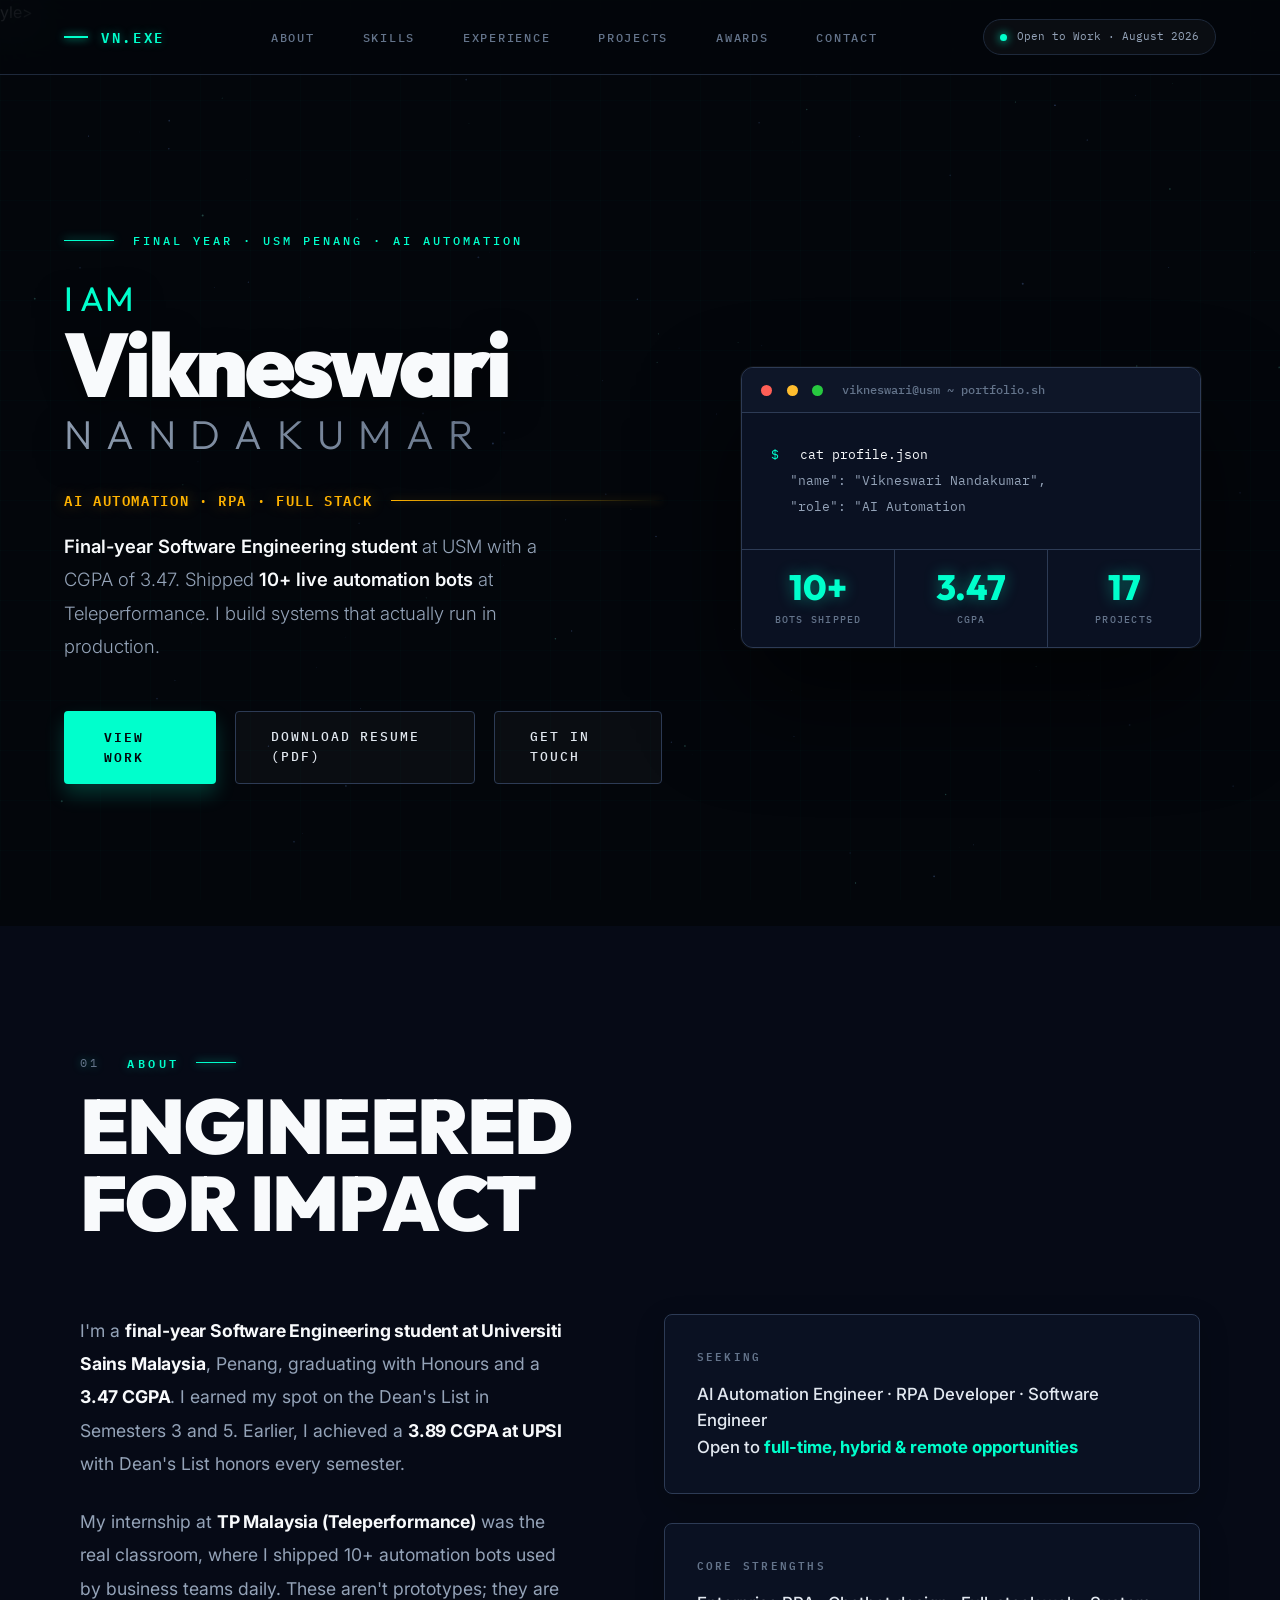
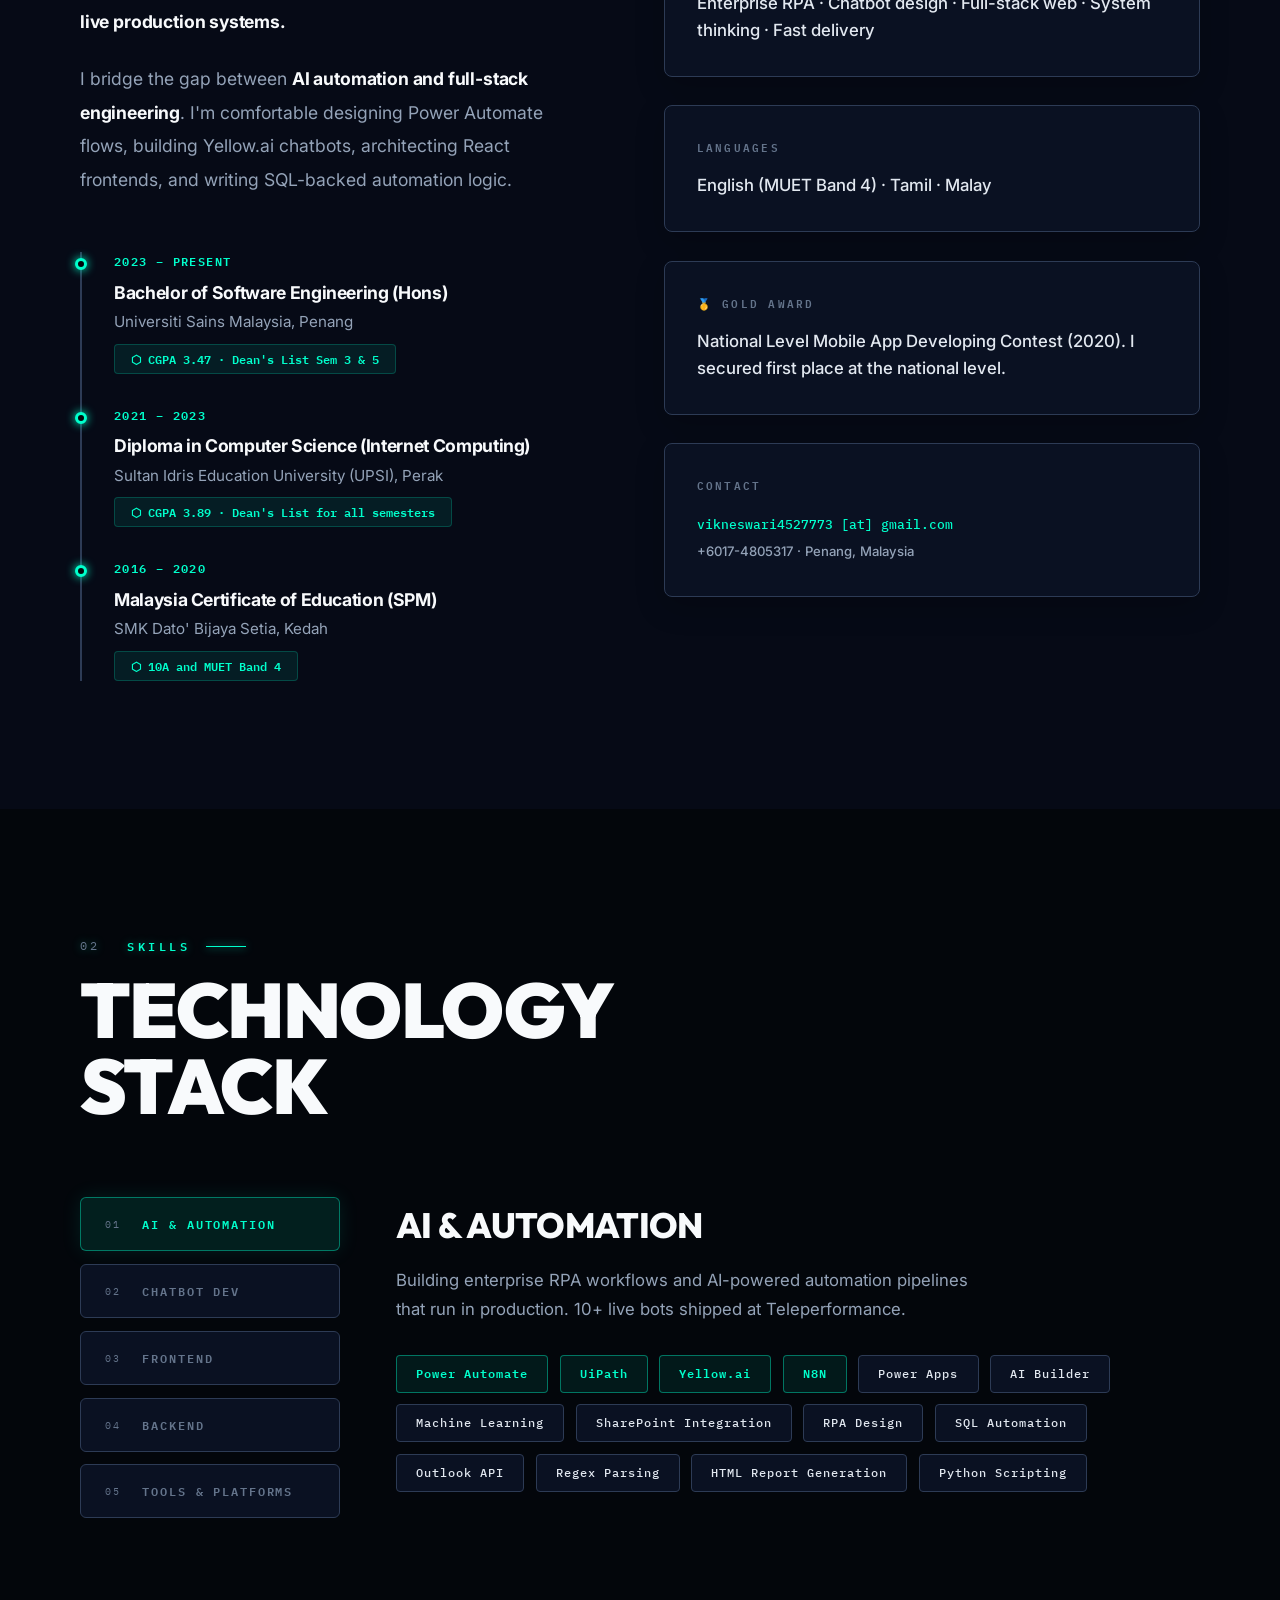
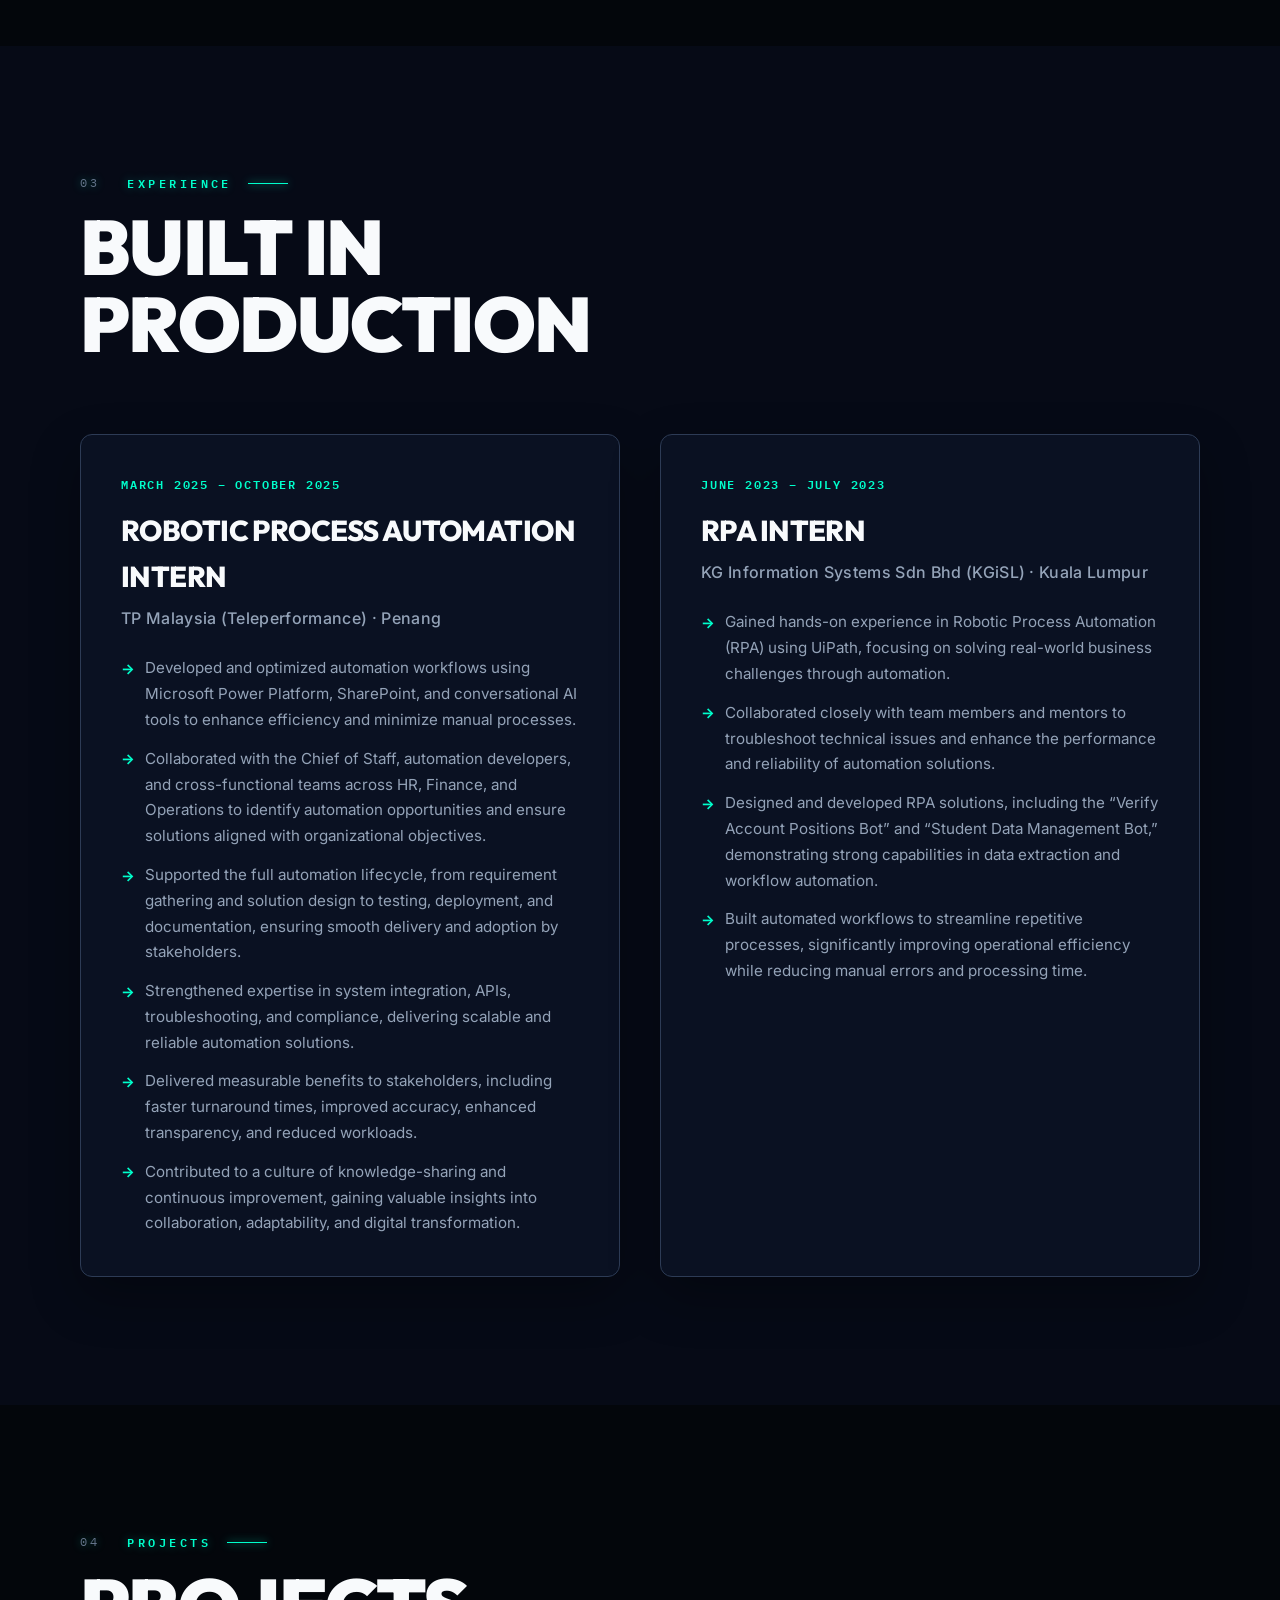
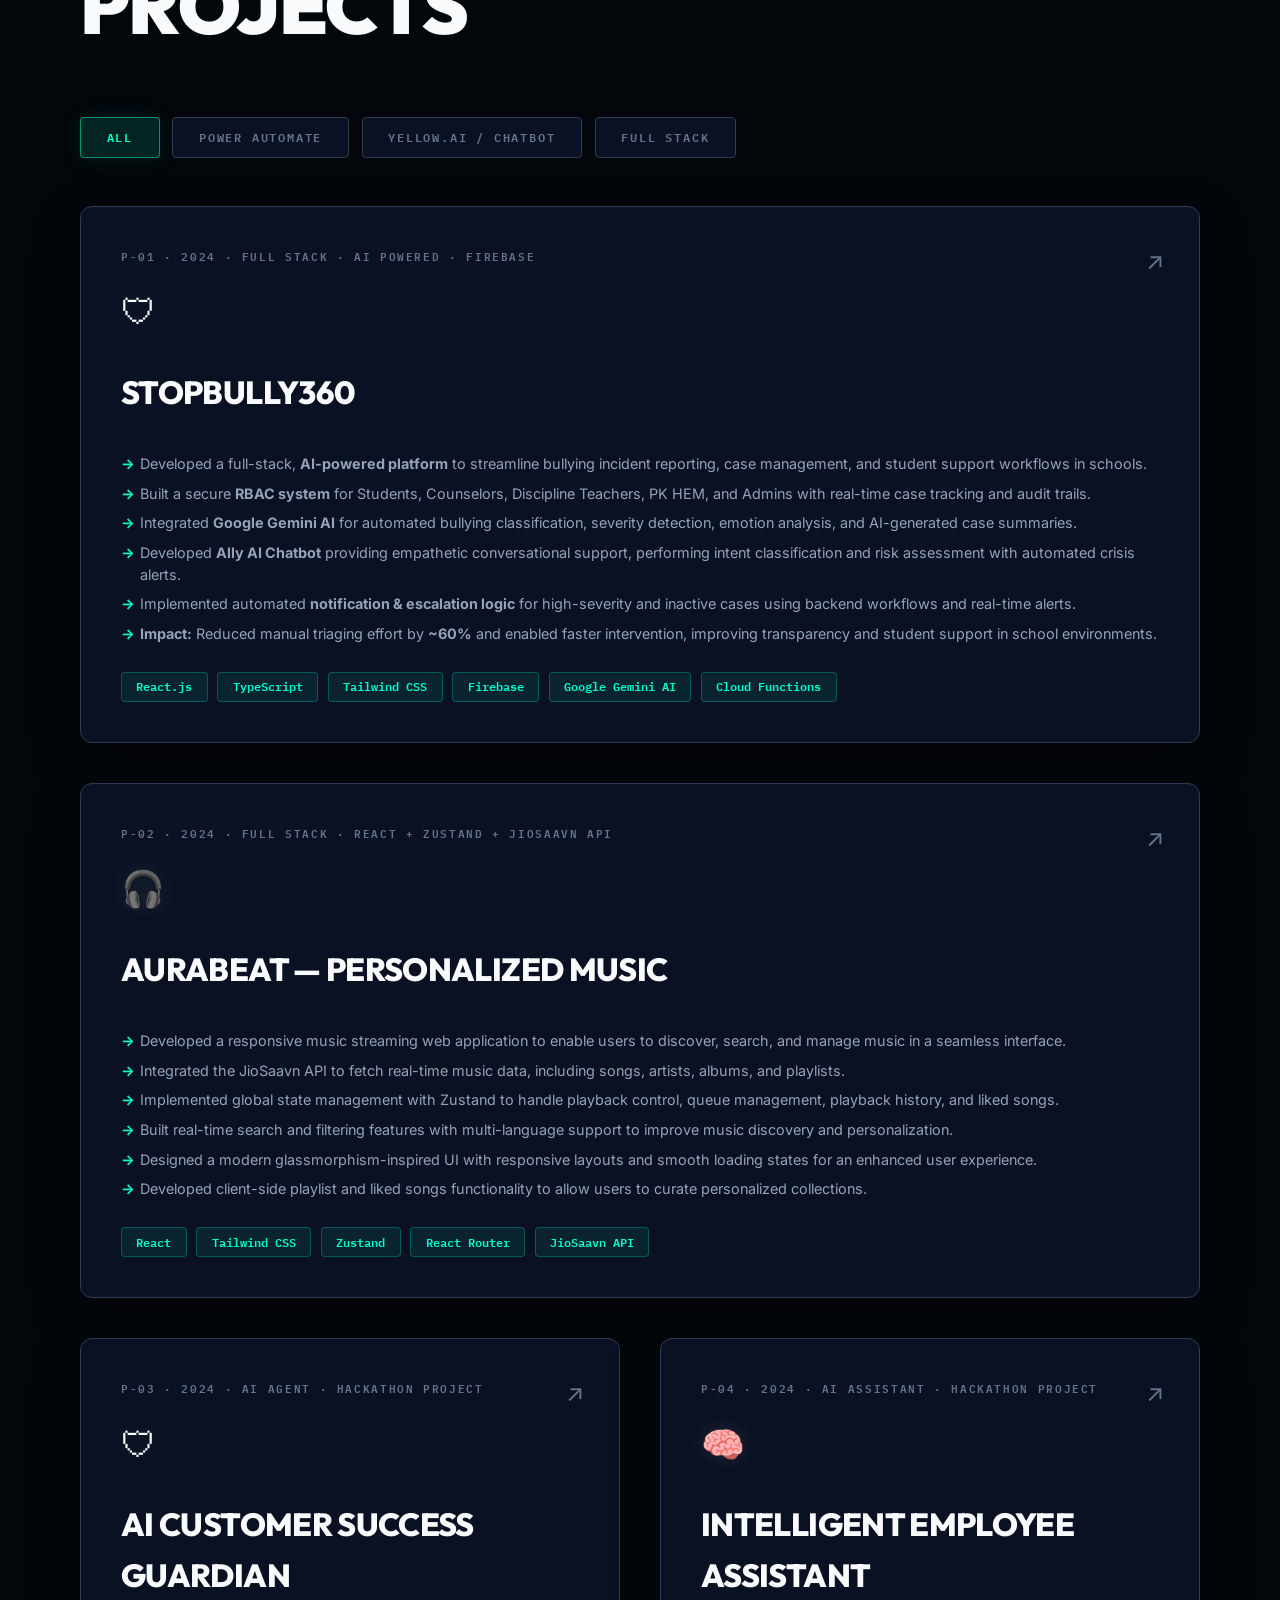
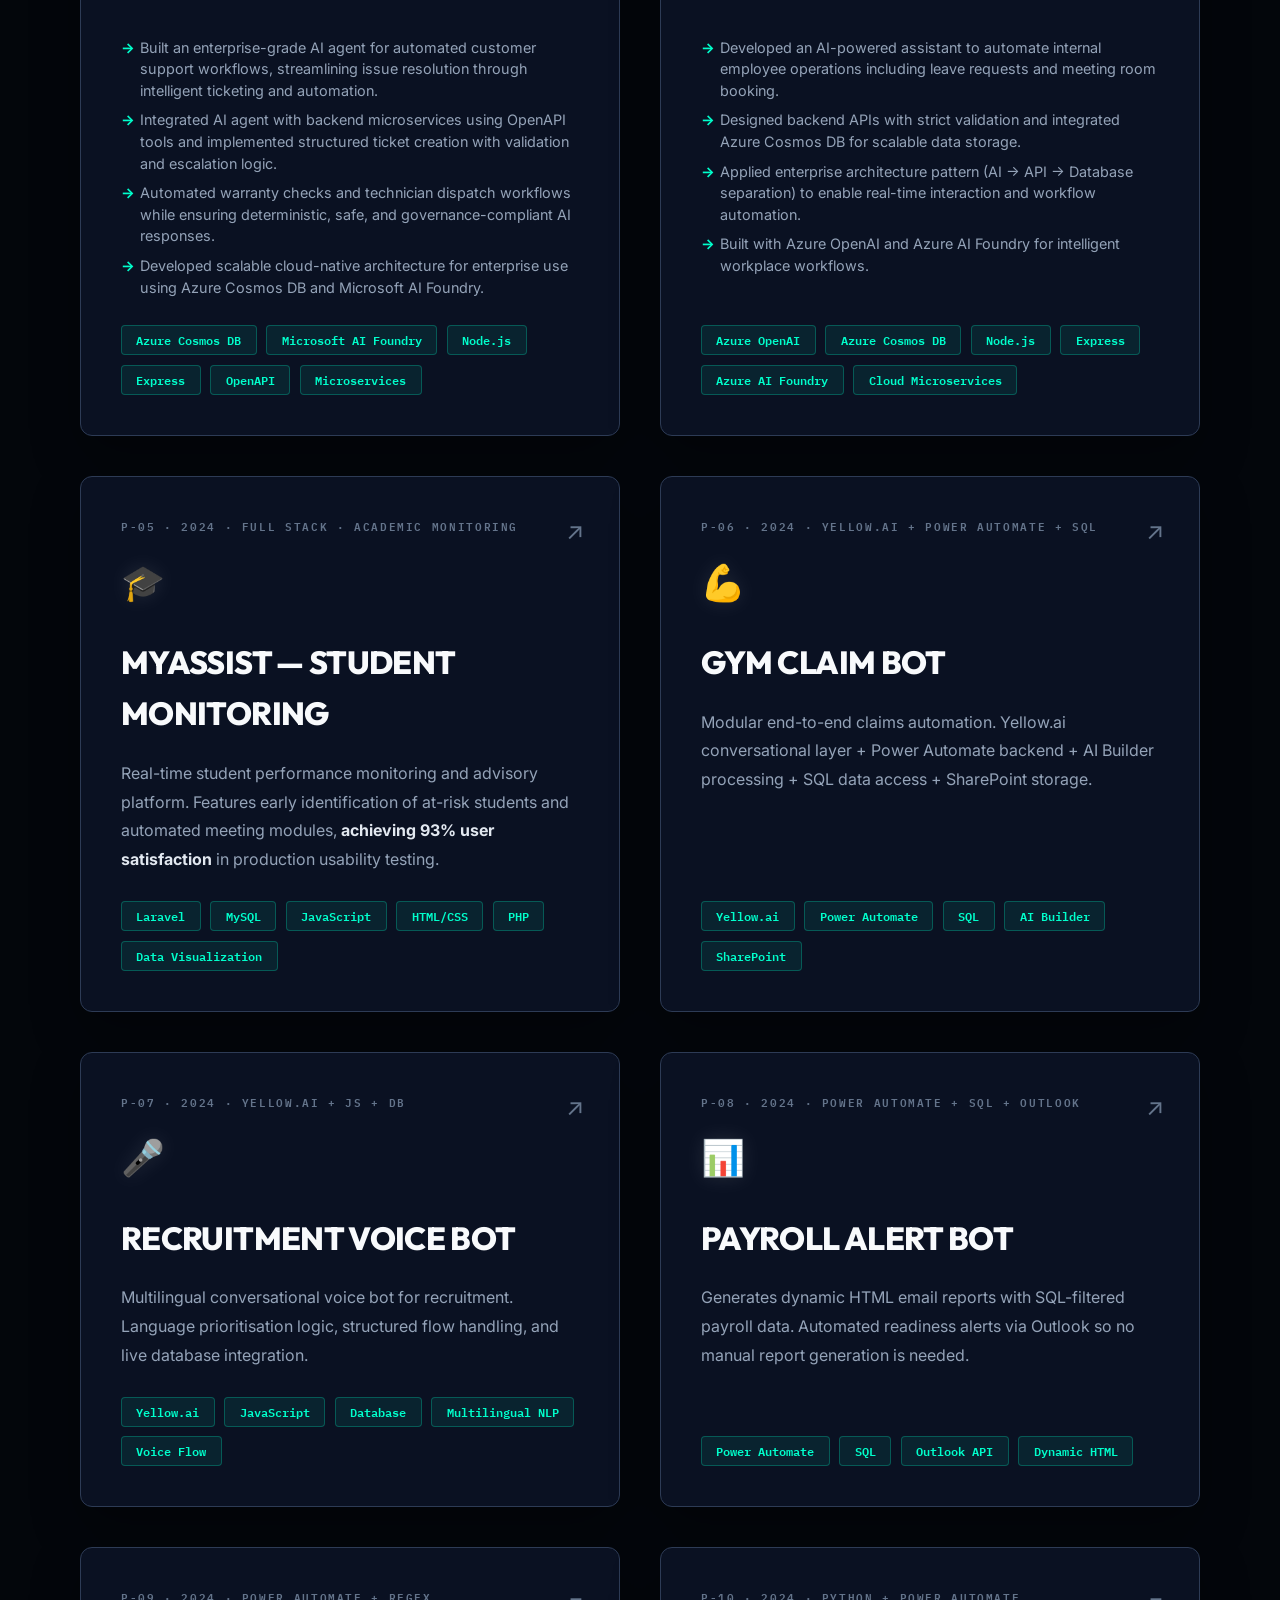
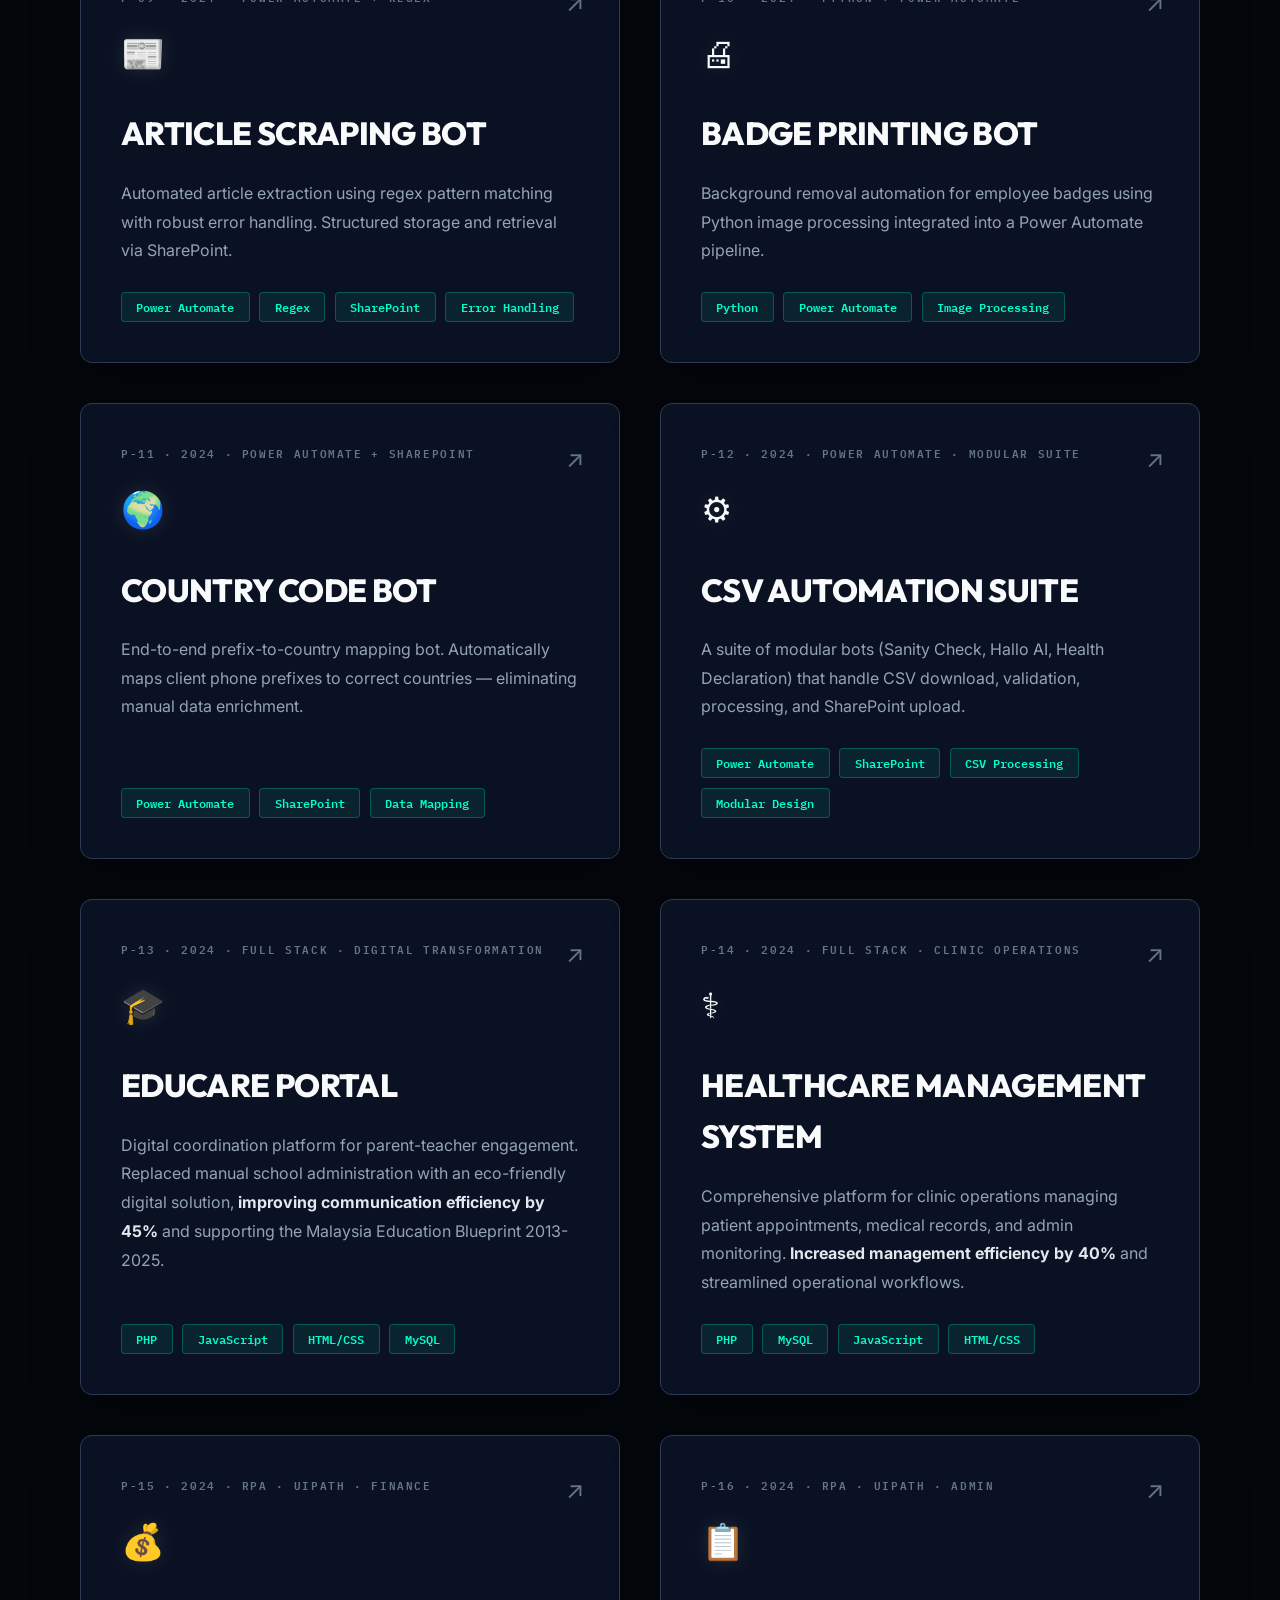
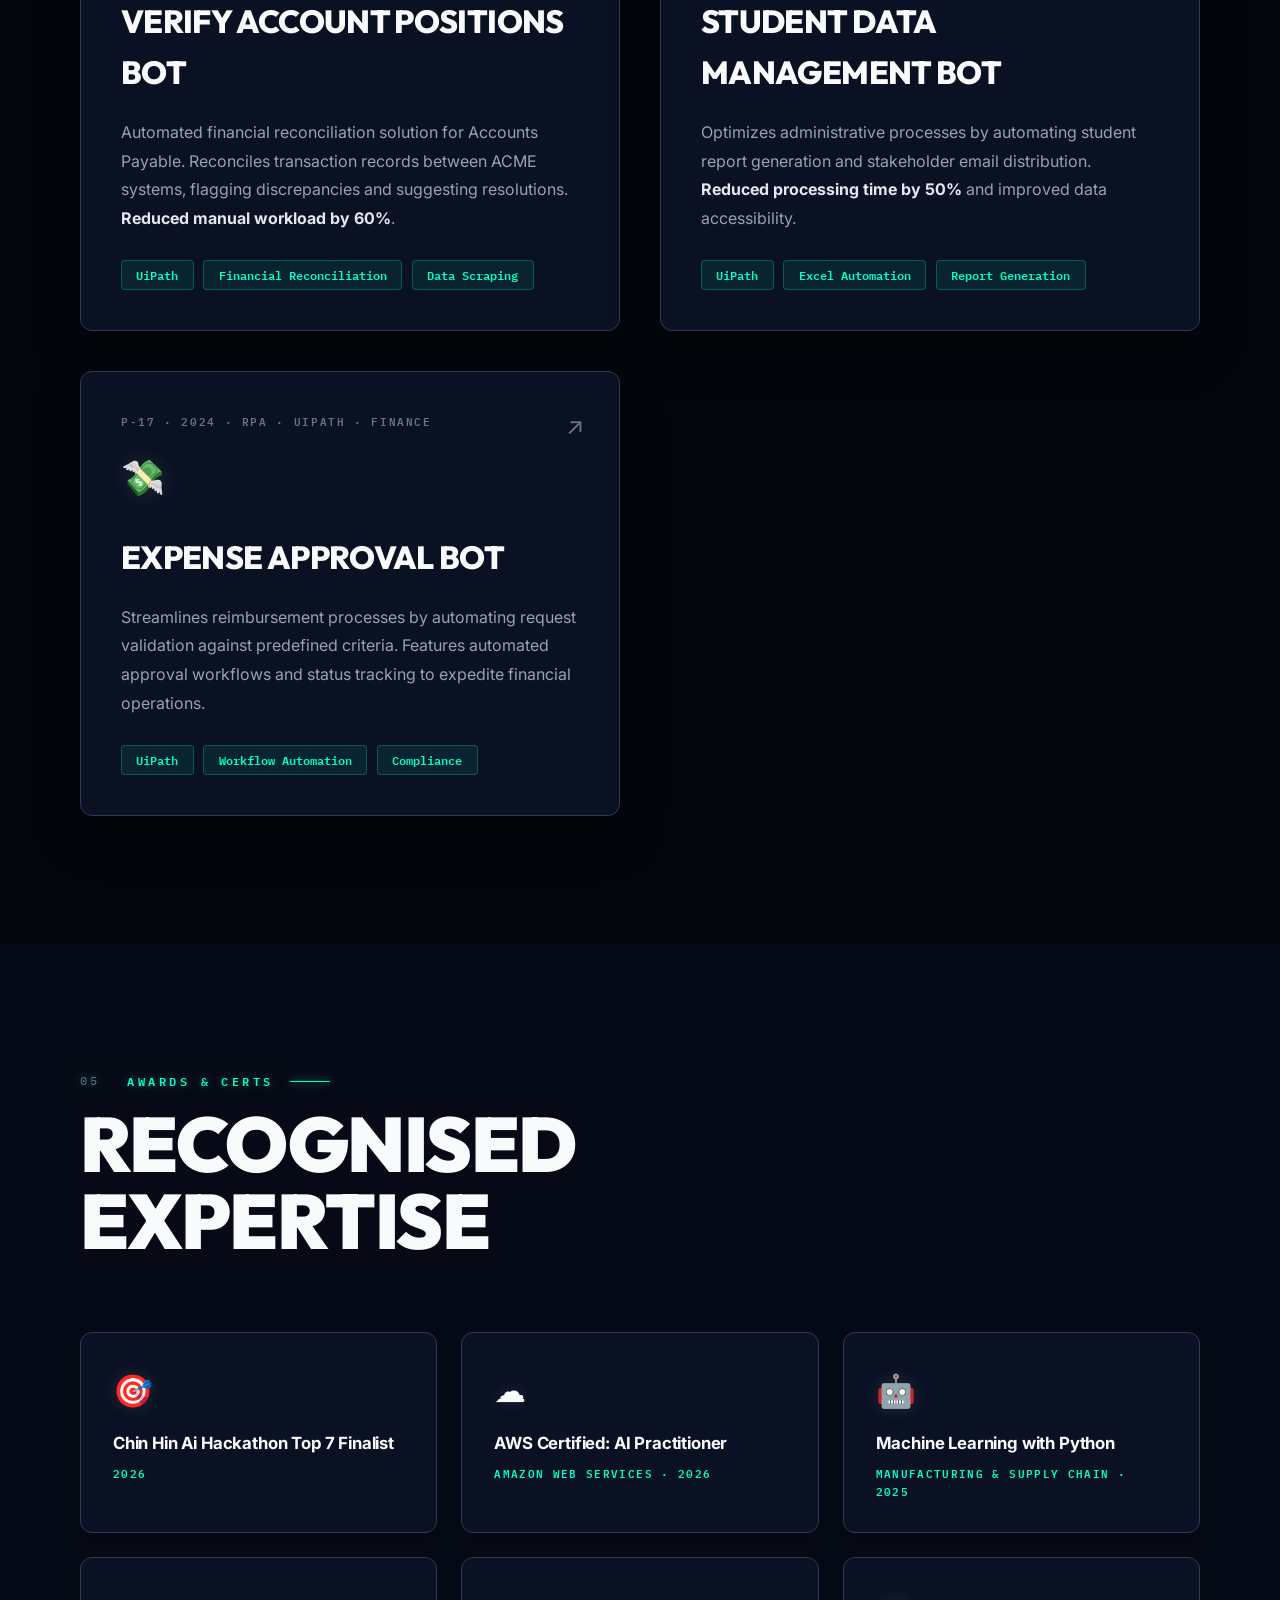
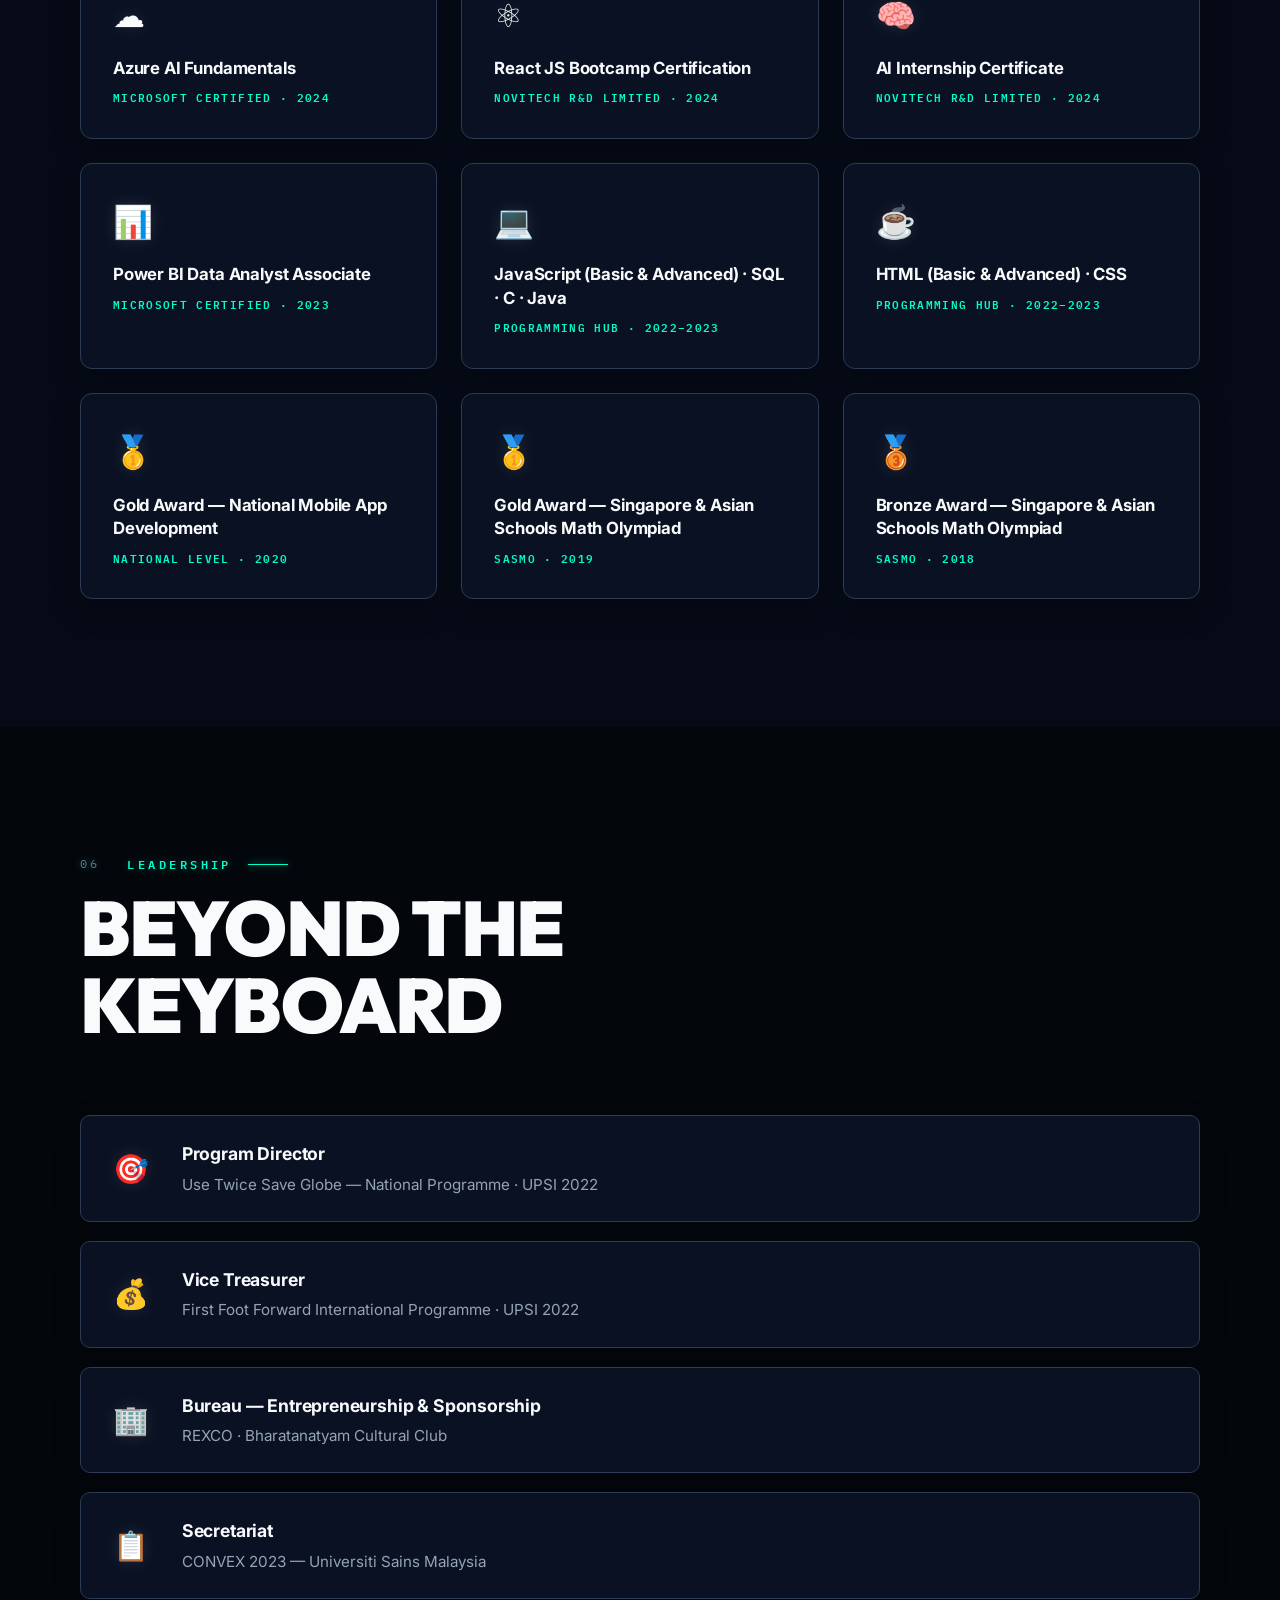
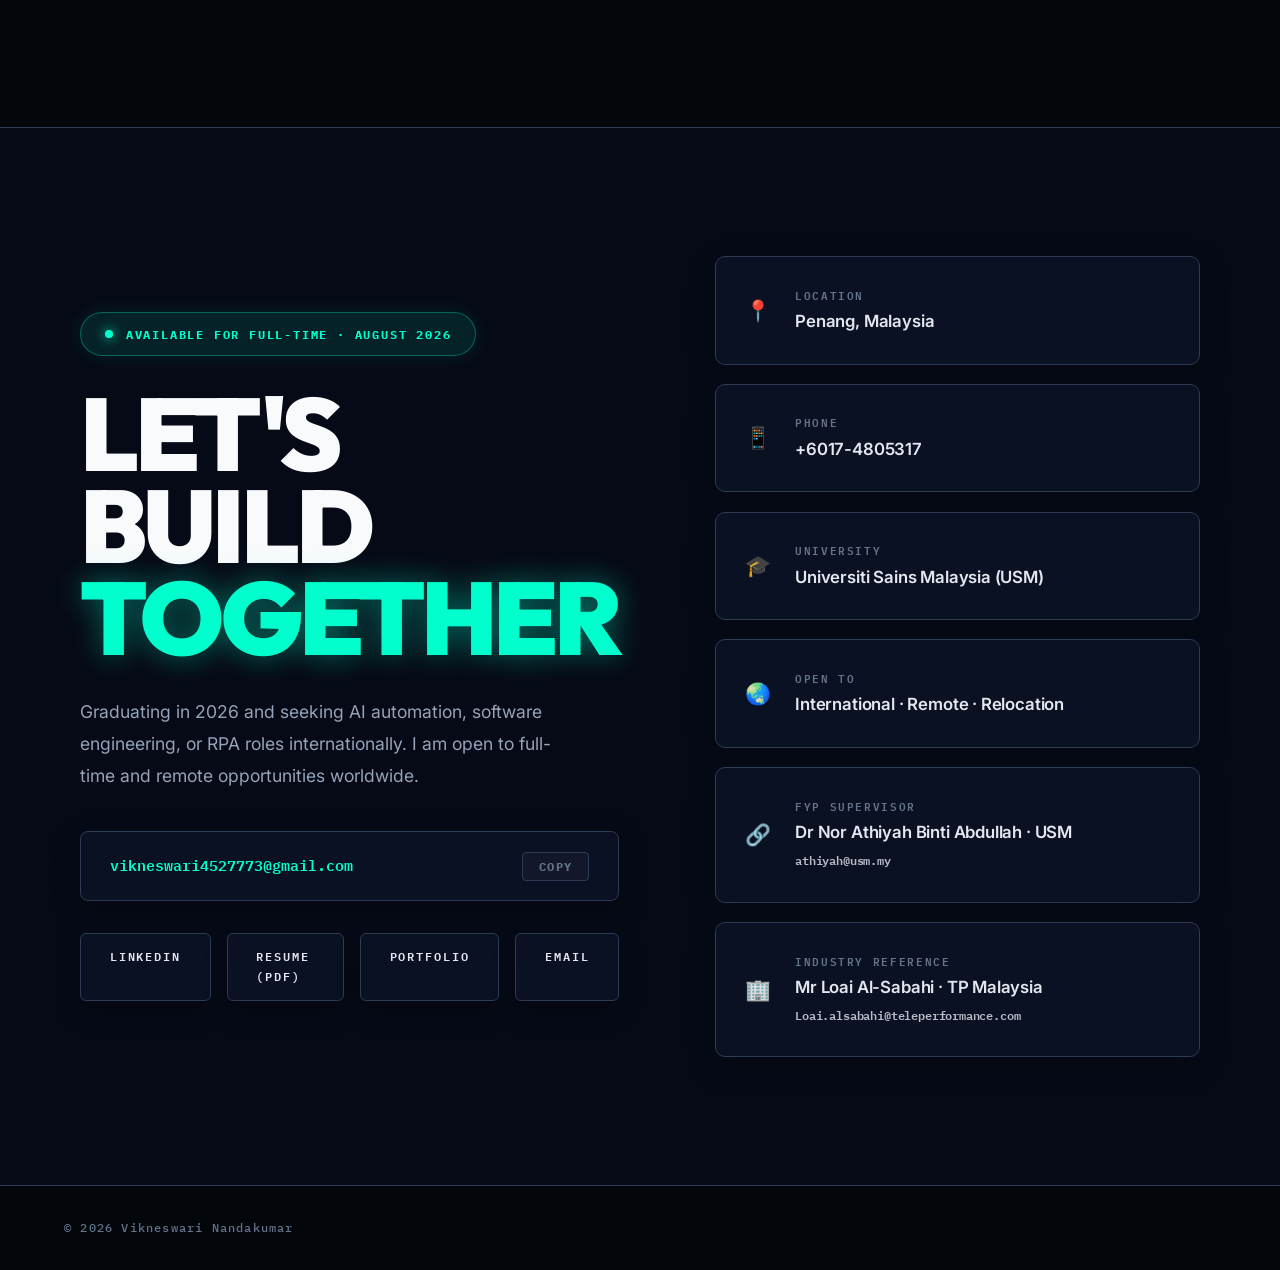
<file: portfolio-od.html>
<!DOCTYPE html>
<html lang="en">

<head>
  <meta charset="UTF-8">
  <meta name="viewport" content="width=device-width, initial-scale=1.0">
  <title>Vikneswari Nandakumar — AI Automation Engineer</title>
  <link
    href="https://fonts.googleapis.com/css2?family=Bebas+Neue&family=Outfit:wght@300;400;500;600;700;800;900&family=IBM+Plex+Mono:wght@300;400;500&family=Inter:wght@300;400;500;600&display=swap"
    rel="stylesheet">
  <style>
    *,
    *::before,
    *::after {
      box-sizing: border-box;
      margin: 0;
      padding: 0
    }

    :root {
      --ink: #03060b;
      --deep: #060a16;
      --panel: #0a1122;
      --glass: #0f172a;
      --edge: #1e293b;
      --line: #2d3b55;
      --teal: #00ffcc;
      --teal-glow: rgba(0, 255, 204, 0.4);
      --amber: #ffb300;
      --amber-glow: rgba(255, 179, 0, 0.4);
      --ice: #e2e8f0;
      --ghost: #64748b;
      --white: #f8fafc;
      --mid: #94a3b8;
    }

    html {
      scroll-behavior: smooth;
      -webkit-font-smoothing: antialiased;
      -moz-osx-font-smoothing: grayscale;
    }

    body {
      background: var(--ink);
      color: var(--white);
      font-family: 'Inter', 'Outfit', sans-serif;
      font-weight: 400;
      line-height: 1.6;
      overflow-x: hidden;
      cursor: none
    }

    /* CURSOR */
    #cd {
      position: fixed;
      width: 8px;
      height: 8px;
      background: var(--teal);
      border-radius: 50%;
      pointer-events: none;
      z-index: 9999;
      transform: translate(-50%, -50%);
      box-shadow: 0 0 15px var(--teal), 0 0 30px var(--teal);
      transition: width .2s, height .2s, background .3s, box-shadow .3s;
      opacity: 0;
      left: -100px;
      top: -100px
    }

    #cr {
      position: fixed;
      width: 40px;
      height: 40px;
      border: 1px solid var(--teal-glow);
      border-radius: 50%;
      pointer-events: none;
      z-index: 9998;
      transform: translate(-50%, -50%);
      transition: width .25s, height .25s, border-color .25s, opacity .4s;
      opacity: 0;
      left: -100px;
      top: -100px
    }

    .hov #cd {
      width: 14px;
      height: 14px;
      background: var(--amber);
      box-shadow: 0 0 20px var(--amber), 0 0 40px var(--amber)
    }

    .hov #cr {
      width: 60px;
      height: 60px;
      border-color: var(--amber-glow);
      background: rgba(255, 179, 0, 0.05)
    }

    /* BACKGROUND */
    .gbg {
      position: fixed;
      inset: 0;
      z-index: 0;
      pointer-events: none;
      background-image: linear-gradient(rgba(0, 255, 204, .015) 1px, transparent 1px), linear-gradient(90deg, rgba(0, 255, 204, .015) 1px, transparent 1px);
      background-size: 50px 50px
    }

    #sf {
      position: fixed;
      inset: 0;
      z-index: 0;
      pointer-events: none;
      opacity: .6
    }

    /* NAV */
    nav {
      position: fixed;
      top: 0;
      left: 0;
      right: 0;
      z-index: 500;
      display: flex;
      align-items: center;
      justify-content: space-between;
      padding: 1.2rem 4rem;
      border-bottom: 1px solid var(--edge);
      background: rgba(3, 6, 11, 0.85);
      backdrop-filter: blur(20px);
      transition: all 0.3s ease
    }

    .nlogo {
      font-family: 'IBM Plex Mono', monospace;
      font-size: .85rem;
      font-weight: 600;
      color: var(--teal);
      letter-spacing: .2em;
      display: flex;
      align-items: center;
      gap: .8rem;
      text-shadow: 0 0 10px var(--teal-glow)
    }

    .nbar {
      width: 24px;
      height: 2px;
      background: var(--teal);
      box-shadow: 0 0 8px var(--teal)
    }

    .nlinks {
      display: flex;
      gap: 3rem;
      list-style: none
    }

    .nlinks a {
      font-family: 'IBM Plex Mono', monospace;
      font-size: .72rem;
      font-weight: 500;
      letter-spacing: .15em;
      text-transform: uppercase;
      color: var(--ghost);
      text-decoration: none;
      transition: all .3s ease;
      position: relative
    }

    .nlinks a::after {
      content: '';
      position: absolute;
      bottom: -4px;
      left: 0;
      width: 0;
      height: 1px;
      background: var(--teal);
      transition: width 0.3s ease
    }

    .nlinks a:hover::after,
    .nlinks a.active::after {
      width: 100%
    }

    .nlinks a:hover,
    .nlinks a.active {
      color: var(--white);
      text-shadow: 0 0 8px rgba(255, 255, 255, 0.3)
    }

    .nstatus {
      display: flex;
      align-items: center;
      gap: .6rem;
      font-family: 'IBM Plex Mono', monospace;
      font-size: .7rem;
      color: var(--mid);
      background: rgba(255, 255, 255, 0.03);
      padding: 0.5rem 1rem;
      border-radius: 20px;
      border: 1px solid var(--edge)
    }

    .nled {
      width: 7px;
      height: 7px;
      border-radius: 50%;
      background: var(--teal);
      box-shadow: 0 0 10px var(--teal);
      animation: pulse 2s ease infinite
    }

    /* HERO */
    #hero {
      position: relative;
      min-height: 100vh;
      z-index: 2;
      display: grid;
      grid-template-columns: 1.1fr 0.9fr;
      align-items: center;
      padding: 8rem 4rem 4rem;
      gap: 4rem
    }

    .heyebrow {
      font-family: 'IBM Plex Mono', monospace;
      font-size: .75rem;
      font-weight: 500;
      letter-spacing: .25em;
      text-transform: uppercase;
      color: var(--teal);
      display: flex;
      align-items: center;
      gap: 1.2rem;
      margin-bottom: 2rem;
      opacity: 0;
      animation: su .8s ease .2s forwards
    }

    .heyebrow::before {
      content: '';
      width: 50px;
      height: 1px;
      background: var(--teal);
      box-shadow: 0 0 10px var(--teal)
    }

    .hname {
      font-family: 'Outfit', sans-serif;
      font-size: clamp(3.2rem, 7vw, 6.5rem);
      font-weight: 900;
      line-height: 1;
      letter-spacing: -.04em;
      color: var(--white);
      text-shadow: 0 10px 30px rgba(0, 0, 0, 0.5);
      opacity: 0;
      animation: su .9s ease .35s forwards
    }

    .hn-pre {
      font-size: .38em;
      font-weight: 400;
      color: var(--teal);
      letter-spacing: .02em;
      display: block;
      margin-bottom: 0.2rem;
      text-transform: uppercase
    }

    .hn-last {
      display: block;
      font-size: .45em;
      font-weight: 300;
      letter-spacing: .35em;
      text-transform: uppercase;
      color: var(--mid);
      margin-top: .3rem;
      background: linear-gradient(to right, var(--mid), var(--ghost));
      -webkit-background-clip: text;
      background-clip: text;
      -webkit-text-fill-color: transparent
    }

    .htl {
      margin: 2.2rem 0 1.2rem;
      display: flex;
      align-items: center;
      gap: 1.2rem;
      opacity: 0;
      animation: su .9s ease .5s forwards
    }

    .htl span {
      font-family: 'IBM Plex Mono', monospace;
      font-size: .85rem;
      font-weight: 600;
      color: var(--amber);
      letter-spacing: .12em;
      text-transform: uppercase;
      text-shadow: 0 0 15px var(--amber-glow)
    }

    .tdiv {
      flex: 1;
      height: 1px;
      background: linear-gradient(to right, var(--amber), transparent);
      box-shadow: 0 0 8px var(--amber-glow)
    }

    .hdesc {
      font-size: 1.15rem;
      color: var(--mid);
      font-weight: 300;
      max-width: 520px;
      line-height: 1.8;
      margin-bottom: 3rem;
      opacity: 0;
      animation: su .9s ease .65s forwards
    }

    .hdesc strong {
      color: var(--white);
      font-weight: 600
    }

    .hact {
      display: flex;
      gap: 1.2rem;
      align-items: center;
      opacity: 0;
      animation: su .9s ease .8s forwards
    }

    .bteal {
      font-family: 'IBM Plex Mono', monospace;
      font-size: .8rem;
      font-weight: 600;
      letter-spacing: .15em;
      text-transform: uppercase;
      padding: 1rem 2.5rem;
      border-radius: 4px;
      background: var(--teal);
      color: var(--ink);
      border: none;
      cursor: pointer;
      text-decoration: none;
      transition: all .3s cubic-bezier(0.23, 1, 0.32, 1);
      display: inline-block;
      box-shadow: 0 10px 20px rgba(0, 255, 204, 0.2)
    }

    .bteal:hover {
      background: #33ffcc;
      box-shadow: 0 15px 30px rgba(0, 255, 204, 0.4);
      transform: translateY(-3px)
    }

    .bout {
      font-family: 'IBM Plex Mono', monospace;
      font-size: .8rem;
      font-weight: 500;
      letter-spacing: .15em;
      text-transform: uppercase;
      padding: 0.95rem 2.2rem;
      border-radius: 4px;
      background: rgba(255, 255, 255, 0.03);
      color: var(--ice);
      border: 1px solid var(--line);
      cursor: pointer;
      text-decoration: none;
      transition: all .3s ease;
      display: inline-block
    }

    .bout:hover {
      border-color: var(--teal);
      color: var(--teal);
      background: rgba(0, 255, 204, 0.05);
      transform: translateY(-2px)
    }

    .hr {
      opacity: 0;
      animation: fi 1.2s ease .9s forwards;
      display: flex;
      align-items: center;
      justify-content: center
    }

    .term {
      background: var(--panel);
      border: 1px solid var(--line);
      border-radius: 12px;
      width: 100%;
      max-width: 480px;
      box-shadow: 0 50px 100px rgba(0, 0, 0, 0.6), 0 0 0 1px rgba(255, 255, 255, 0.05);
      overflow: hidden;
      backdrop-filter: blur(10px)
    }

    .tbar {
      background: rgba(15, 23, 42, 0.9);
      padding: .8rem 1.2rem;
      display: flex;
      align-items: center;
      gap: .6rem;
      border-bottom: 1px solid var(--line)
    }

    .tdot {
      width: 11px;
      height: 11px;
      border-radius: 50%
    }

    /* BACK TO TOP */
    #btt {
      position: fixed;
      bottom: 2rem;
      right: 2rem;
      width: 45px;
      height: 45px;
      background: var(--panel);
      border: 1px solid var(--line);
      border-radius: 50%;
      color: var(--teal);
      display: flex;
      align-items: center;
      justify-content: center;
      cursor: pointer;
      z-index: 1000;
      opacity: 0;
      visibility: hidden;
      transition: all 0.4s cubic-bezier(0.23, 1, 0.32, 1);
      box-shadow: 0 10px 30px rgba(0, 0, 0, 0.5);
      backdrop-filter: blur(10px)
    }

    #btt.vis {
      opacity: 1;
      visibility: visible;
      transform: translateY(0)
    }

    #btt:hover {
      border-color: var(--teal);
      background: rgba(0, 255, 204, 0.1);
      transform: translateY(-5px);
      box-shadow: 0 15px 40px var(--teal-glow)
    }

    .ttitle {
      font-family: 'IBM Plex Mono', monospace;
      font-size: .72rem;
      font-weight: 500;
      color: var(--ghost);
      margin-left: .6rem
    }

    .tbody {
      padding: 1.8rem;
      font-family: 'IBM Plex Mono', monospace;
      font-size: .82rem;
      line-height: 2
    }

    .tl {
      display: flex;
      gap: .8rem
    }

    .tp {
      color: var(--teal)
    }

    .tc {
      color: var(--white)
    }

    .to {
      color: var(--mid);
      padding-left: 1.2rem
    }

    .tk {
      color: var(--amber)
    }

    .tv {
      color: var(--teal)
    }

    .tb2 {
      height: .6rem
    }

    .blk {
      animation: blk 1s step-end infinite
    }

    .hstats {
      display: grid;
      grid-template-columns: repeat(3, 1fr);
      gap: 1px;
      background: var(--line);
      border-top: 1px solid var(--line)
    }

    .hs {
      background: var(--panel);
      padding: 1.2rem;
      text-align: center;
      transition: background 0.3s ease
    }

    .hs:hover {
      background: rgba(255, 255, 255, 0.02)
    }

    .hsn {
      font-family: 'Outfit', sans-serif;
      font-weight: 800;
      font-size: 2.2rem;
      color: var(--teal);
      line-height: 1;
      text-shadow: 0 0 15px var(--teal-glow)
    }

    .hsl {
      font-family: 'IBM Plex Mono', monospace;
      font-size: .65rem;
      font-weight: 500;
      color: var(--ghost);
      letter-spacing: .12em;
      margin-top: .4rem;
      text-transform: uppercase
    }

    /* SHARED */
    .w {
      max-width: 1200px;
      margin: 0 auto;
      padding: 8rem 2.5rem;
      position: relative;
      z-index: 2
    }

    .sh {
      margin-bottom: 4.5rem
    }

    .stag {
      font-family: 'IBM Plex Mono', monospace;
      font-size: .72rem;
      font-weight: 600;
      letter-spacing: .3em;
      text-transform: uppercase;
      color: var(--teal);
      display: flex;
      align-items: center;
      gap: 1rem;
      margin-bottom: 1rem;
      text-shadow: 0 0 10px var(--teal-glow)
    }

    .stag::after {
      content: '';
      flex: 0 0 40px;
      height: 1px;
      background: var(--teal);
      box-shadow: 0 0 8px var(--teal)
    }

    .snum {
      color: var(--ghost);
      font-weight: 400
    }

    .sh2 {
      font-family: 'Outfit', sans-serif;
      font-weight: 900;
      font-size: clamp(3rem, 6vw, 5rem);
      letter-spacing: -.02em;
      line-height: 1;
      color: var(--white);
      text-transform: uppercase
    }

    /* ABOUT */
    #about {
      background: var(--deep)
    }

    .agrid {
      display: grid;
      grid-template-columns: 1fr 1.1fr;
      gap: 6rem;
      align-items: start
    }

    .abp {
      color: var(--mid);
      font-size: 1.1rem;
      font-weight: 400;
      line-height: 1.9;
      margin-bottom: 1.5rem
    }

    .abp strong {
      color: var(--white);
      font-weight: 700;
      letter-spacing: -0.01em
    }

    .aedu {
      margin-top: 3.5rem
    }

    .eitem {
      border-left: 2px solid var(--line);
      padding: 0 0 2rem 2rem;
      position: relative
    }

    .eitem:last-child {
      padding-bottom: 0
    }

    .eitem::before {
      content: '';
      position: absolute;
      left: -7px;
      top: 6px;
      width: 12px;
      height: 12px;
      border-radius: 50%;
      background: var(--ink);
      border: 3px solid var(--teal);
      box-shadow: 0 0 10px var(--teal)
    }

    .eperiod {
      font-family: 'IBM Plex Mono', monospace;
      font-size: .72rem;
      font-weight: 600;
      color: var(--teal);
      letter-spacing: .12em;
      margin-bottom: .5rem;
      text-transform: uppercase
    }

    .edeg {
      font-size: 1.1rem;
      font-weight: 700;
      color: var(--white);
      letter-spacing: -0.02em
    }

    .eschool {
      font-size: .95rem;
      color: var(--mid);
      margin-top: .2rem;
      font-weight: 400
    }

    .ecgpa {
      display: inline-flex;
      align-items: center;
      gap: .5rem;
      margin-top: .6rem;
      padding: .3rem 1rem;
      background: rgba(0, 255, 204, 0.08);
      border: 1px solid rgba(0, 255, 204, 0.2);
      border-radius: 4px;
      font-family: 'IBM Plex Mono', monospace;
      font-size: .72rem;
      font-weight: 600;
      color: var(--teal)
    }

    .ar {
      display: flex;
      flex-direction: column;
      gap: 1.8rem
    }

    .ib {
      background: var(--panel);
      border: 1px solid var(--line);
      border-radius: 8px;
      padding: 2rem;
      position: relative;
      overflow: hidden;
      transition: all .4s cubic-bezier(0.23, 1, 0.32, 1);
      box-shadow: 0 10px 30px rgba(0, 0, 0, 0.2)
    }

    .ib:hover {
      border-color: rgba(0, 255, 204, 0.3);
      transform: translateX(6px);
      box-shadow: 0 15px 40px rgba(0, 0, 0, 0.4)
    }

    .ib::before {
      content: '';
      position: absolute;
      left: 0;
      top: 0;
      bottom: 0;
      width: 3px;
      background: var(--teal);
      opacity: 0;
      transition: opacity .3s;
      box-shadow: 0 0 15px var(--teal)
    }

    .ib:hover::before {
      opacity: 1
    }

    .ibl {
      font-family: 'IBM Plex Mono', monospace;
      font-size: .7rem;
      font-weight: 600;
      color: var(--ghost);
      letter-spacing: .2em;
      text-transform: uppercase;
      margin-bottom: 1rem
    }

    .ibc {
      font-size: 1.05rem;
      color: var(--ice);
      font-weight: 500;
      line-height: 1.6
    }

    /* SKILLS */
    #skills {
      background: var(--ink)
    }

    .sklayout {
      display: grid;
      grid-template-columns: 260px 1fr;
      gap: 3.5rem;
      align-items: start
    }

    .sknav {
      display: flex;
      flex-direction: column;
      gap: .8rem
    }

    .sktab {
      font-family: 'IBM Plex Mono', monospace;
      font-size: .78rem;
      font-weight: 600;
      letter-spacing: .15em;
      text-transform: uppercase;
      padding: 1rem 1.5rem;
      border-radius: 6px;
      background: var(--panel);
      border: 1px solid var(--line);
      color: var(--ghost);
      cursor: pointer;
      text-align: left;
      transition: all .3s cubic-bezier(0.23, 1, 0.32, 1);
      display: flex;
      align-items: center;
      gap: .8rem
    }

    .sktab:hover {
      color: var(--ice);
      border-color: var(--mid);
      transform: translateX(5px)
    }

    .sktab.on {
      background: rgba(0, 255, 204, 0.1);
      border-color: rgba(0, 255, 204, 0.4);
      color: var(--teal);
      box-shadow: 0 0 20px rgba(0, 255, 204, 0.1)
    }

    .sktn {
      color: var(--ghost);
      font-size: .65rem;
      font-weight: 400
    }

    .skpan {
      display: none;
      animation: fi 0.5s ease forwards
    }

    .skpan.on {
      display: block
    }

    .skptit {
      font-family: 'Outfit', sans-serif;
      font-weight: 800;
      font-size: 2.2rem;
      letter-spacing: -0.02em;
      color: var(--white);
      margin-bottom: .8rem;
      text-transform: uppercase
    }

    .skpdesc {
      font-size: 1.05rem;
      color: var(--mid);
      font-weight: 400;
      line-height: 1.7;
      margin-bottom: 2rem;
      max-width: 600px
    }

    .chips {
      display: flex;
      flex-wrap: wrap;
      gap: .7rem
    }

    .chip {
      font-family: 'IBM Plex Mono', monospace;
      font-size: .78rem;
      font-weight: 500;
      letter-spacing: .08em;
      padding: .5rem 1.2rem;
      border-radius: 4px;
      background: var(--panel);
      border: 1px solid var(--line);
      color: var(--ice);
      transition: all .3s ease
    }

    .chip:hover {
      border-color: var(--teal);
      color: var(--teal);
      background: rgba(0, 255, 204, 0.05);
      transform: translateY(-3px)
    }

    .chip.k {
      border-color: rgba(0, 255, 204, 0.4);
      color: var(--teal);
      background: rgba(0, 255, 204, 0.08);
      font-weight: 600
    }

    /* EXPERIENCE */
    #experience {
      background: var(--deep)
    }

    .expgrid {
      display: grid;
      grid-template-columns: 1fr 1fr;
      gap: 2.5rem
    }

    .expcard {
      background: var(--panel);
      border: 1px solid var(--line);
      border-radius: 12px;
      padding: 2.5rem;
      position: relative;
      overflow: hidden;
      transition: all .4s cubic-bezier(0.23, 1, 0.32, 1);
      box-shadow: 0 20px 50px rgba(0, 0, 0, 0.3)
    }

    .expcard::before {
      content: '';
      position: absolute;
      top: 0;
      left: 0;
      right: 0;
      height: 3px;
      background: linear-gradient(to right, var(--teal), transparent);
      opacity: 0;
      transition: opacity 0.3s;
      box-shadow: 0 0 15px var(--teal-glow)
    }

    .expcard:hover {
      border-color: rgba(0, 255, 204, 0.3);
      transform: translateY(-8px);
      box-shadow: 0 30px 60px rgba(0, 0, 0, 0.5)
    }

    .expcard:hover::before {
      opacity: 1
    }

    .eperiod2 {
      font-family: 'IBM Plex Mono', monospace;
      font-size: .75rem;
      font-weight: 600;
      color: var(--teal);
      letter-spacing: .15em;
      margin-bottom: .8rem;
      text-transform: uppercase
    }

    .erole {
      font-family: 'Outfit', sans-serif;
      font-weight: 800;
      font-size: 1.8rem;
      letter-spacing: -0.02em;
      color: var(--white);
      margin-bottom: .4rem;
      text-transform: uppercase
    }

    .eco {
      font-size: 1rem;
      color: var(--mid);
      margin-bottom: 1.5rem;
      font-weight: 500;
      letter-spacing: 0.02em
    }

    .epoints {
      list-style: none;
      display: flex;
      flex-direction: column;
      gap: .8rem
    }

    .epoints li {
      font-size: .95rem;
      color: var(--mid);
      font-weight: 400;
      line-height: 1.7;
      padding-left: 1.5rem;
      position: relative
    }

    .epoints li::before {
      content: '→';
      position: absolute;
      left: 0;
      color: var(--teal);
      font-weight: 700;
      font-size: .9rem;
      top: 0.1rem
    }

    /* PROJECTS */
    #projects {
      background: var(--ink)
    }

    .pfilt {
      display: flex;
      gap: .8rem;
      flex-wrap: wrap;
      margin-bottom: 3rem
    }

    .fb {
      font-family: 'IBM Plex Mono', monospace;
      font-size: .75rem;
      font-weight: 600;
      letter-spacing: .15em;
      text-transform: uppercase;
      padding: .6rem 1.6rem;
      border-radius: 4px;
      background: var(--panel);
      border: 1px solid var(--line);
      color: var(--ghost);
      cursor: pointer;
      transition: all .3s cubic-bezier(0.23, 1, 0.32, 1)
    }

    .fb:hover {
      color: var(--ice);
      border-color: var(--mid);
      transform: translateY(-2px)
    }

    .fb.on {
      background: rgba(0, 255, 204, 0.12);
      border-color: rgba(0, 255, 204, 0.5);
      color: var(--teal);
      box-shadow: 0 0 20px rgba(0, 255, 204, 0.1)
    }

    .pgrid {
      display: grid;
      grid-template-columns: 1fr 1fr;
      gap: 2.5rem
    }

    .pc {
      background: var(--panel);
      border: 1px solid var(--line);
      border-radius: 12px;
      padding: 2.5rem;
      display: flex;
      flex-direction: column;
      gap: 1.2rem;
      position: relative;
      overflow: hidden;
      transition: all .4s cubic-bezier(0.23, 1, 0.32, 1);
      box-shadow: 0 20px 50px rgba(0, 0, 0, 0.3)
    }

    .pc.ft {
      grid-column: span 2
    }

    .pc:hover {
      border-color: rgba(0, 255, 204, 0.4);
      transform: translateY(-10px);
      box-shadow: 0 40px 80px rgba(0, 0, 0, 0.6)
    }

    .pnum {
      font-family: 'IBM Plex Mono', monospace;
      font-size: .68rem;
      font-weight: 600;
      color: var(--ghost);
      letter-spacing: .15em;
      text-transform: uppercase
    }

    .pico {
      font-size: 2.2rem;
      margin-bottom: 0.5rem;
      filter: drop-shadow(0 0 10px rgba(255, 255, 255, 0.1))
    }

    .pname {
      font-family: 'Outfit', sans-serif;
      font-weight: 800;
      font-size: 2rem;
      letter-spacing: -0.02em;
      color: var(--white);
      text-transform: uppercase
    }

    .pdesc {
      font-size: 1rem;
      color: var(--mid);
      font-weight: 400;
      line-height: 1.8;
      flex: 1
    }

    .pdesc ul {
      list-style: none;
      margin-top: 1rem;
      display: flex;
      flex-direction: column;
      gap: 0.5rem
    }

    .pdesc ul li {
      position: relative;
      padding-left: 1.2rem;
      font-size: 0.9rem;
      line-height: 1.5
    }

    .pdesc ul li::before {
      content: '→';
      position: absolute;
      left: 0;
      color: var(--teal);
      font-weight: 700
    }

    .pstack {
      display: flex;
      flex-wrap: wrap;
      gap: .6rem;
      margin-top: 0.5rem
    }

    .stk {
      font-family: 'IBM Plex Mono', monospace;
      font-size: .72rem;
      font-weight: 600;
      padding: .3rem .9rem;
      border-radius: 4px;
      background: rgba(0, 255, 204, 0.08);
      border: 1px solid rgba(0, 255, 204, 0.25);
      color: var(--teal)
    }

    .parr {
      position: absolute;
      top: 2.2rem;
      right: 2.2rem;
      font-size: 1.5rem;
      color: var(--ghost);
      transition: all .4s cubic-bezier(0.175, 0.885, 0.32, 1.275)
    }

    .pc:hover .parr {
      color: var(--teal);
      transform: rotate(45deg) scale(1.2);
      text-shadow: 0 0 15px var(--teal-glow)
    }

    /* ACHIEVEMENTS */
    #achievements {
      background: var(--deep)
    }

    .achgrid {
      display: grid;
      grid-template-columns: repeat(3, 1fr);
      gap: 1.5rem
    }

    .achc {
      background: var(--panel);
      border: 1px solid var(--line);
      border-radius: 12px;
      padding: 2rem;
      transition: all .4s cubic-bezier(0.23, 1, 0.32, 1);
      position: relative;
      overflow: hidden;
      box-shadow: 0 10px 30px rgba(0, 0, 0, 0.2)
    }

    .achc::after {
      content: '';
      position: absolute;
      bottom: 0;
      left: 0;
      right: 0;
      height: 2px;
      background: linear-gradient(to right, transparent, var(--teal), transparent);
      opacity: 0;
      transition: opacity 0.3s;
      box-shadow: 0 0 15px var(--teal)
    }

    .achc:hover {
      border-color: rgba(0, 255, 204, 0.35);
      transform: translateY(-6px);
      box-shadow: 0 20px 40px rgba(0, 0, 0, 0.4)
    }

    .achc:hover::after {
      opacity: 1
    }

    .achi {
      font-size: 2rem;
      display: block;
      margin-bottom: 1rem;
      filter: drop-shadow(0 0 8px rgba(255, 255, 255, 0.1))
    }

    .achn {
      font-size: 1.05rem;
      font-weight: 700;
      color: var(--white);
      margin-bottom: .5rem;
      line-height: 1.4;
      letter-spacing: -0.01em
    }

    .achis {
      font-family: 'IBM Plex Mono', monospace;
      font-size: .7rem;
      font-weight: 600;
      color: var(--teal);
      letter-spacing: .12em;
      text-transform: uppercase
    }

    /* LEADERSHIP */
    #leadership {
      background: var(--ink)
    }

    .llist {
      display: flex;
      flex-direction: column;
      gap: 1.2rem
    }

    .litem {
      background: var(--panel);
      border: 1px solid var(--line);
      border-radius: 10px;
      padding: 1.5rem 2rem;
      display: flex;
      align-items: center;
      gap: 1.8rem;
      transition: all .3s cubic-bezier(0.23, 1, 0.32, 1);
      box-shadow: 0 10px 30px rgba(0, 0, 0, 0.15)
    }

    .litem:hover {
      border-color: rgba(0, 255, 204, 0.3);
      background: rgba(0, 255, 204, 0.03);
      transform: translateX(10px);
      box-shadow: 0 15px 40px rgba(0, 0, 0, 0.3)
    }

    .lic {
      font-size: 1.8rem;
      width: 40px;
      flex-shrink: 0;
      filter: drop-shadow(0 0 8px rgba(255, 255, 255, 0.1))
    }

    .lti {
      font-size: 1.1rem;
      font-weight: 700;
      color: var(--white);
      margin-bottom: .25rem;
      letter-spacing: -0.01em
    }

    .lor {
      font-size: .95rem;
      color: var(--mid);
      font-weight: 400
    }

    /* CONTACT */
    #contact {
      background: var(--deep);
      border-top: 1px solid var(--line)
    }

    .clayout {
      display: grid;
      grid-template-columns: 1fr 1fr;
      gap: 6rem;
      align-items: center
    }

    .bigt {
      font-family: 'Outfit', sans-serif;
      font-weight: 900;
      font-size: clamp(4rem, 8vw, 7.5rem);
      line-height: 0.9;
      letter-spacing: -0.04em;
      margin-bottom: 2rem;
      text-transform: uppercase
    }

    .bigt span {
      color: var(--teal);
      text-shadow: 0 0 30px var(--teal-glow)
    }

    .cleftp {
      font-size: 1.1rem;
      color: var(--mid);
      font-weight: 400;
      line-height: 1.8;
      margin-bottom: 2.5rem;
      max-width: 500px
    }

    .cemail {
      display: flex;
      align-items: center;
      gap: 1.2rem;
      padding: 1.2rem 1.8rem;
      background: var(--panel);
      border: 1px solid var(--line);
      border-radius: 8px;
      margin-bottom: 2rem;
      transition: all 0.3s ease;
      box-shadow: 0 10px 30px rgba(0, 0, 0, 0.2)
    }

    .cemail:hover {
      border-color: var(--teal);
      box-shadow: 0 15px 40px rgba(0, 0, 255, 0.1)
    }

    .eaddr {
      font-family: 'IBM Plex Mono', monospace;
      font-size: .95rem;
      font-weight: 600;
      color: var(--teal);
      flex: 1
    }

    .cpbtn {
      font-family: 'IBM Plex Mono', monospace;
      font-size: .72rem;
      font-weight: 700;
      letter-spacing: .12em;
      padding: .4rem 1rem;
      border-radius: 4px;
      border: 1px solid var(--line);
      color: var(--ghost);
      background: rgba(255, 255, 255, 0.03);
      cursor: pointer;
      transition: all .2s;
      text-transform: uppercase
    }

    .cpbtn:hover {
      border-color: var(--teal);
      color: var(--teal);
      background: rgba(0, 255, 204, 0.05)
    }

    .clinks {
      display: flex;
      gap: 1rem
    }

    .clink {
      font-family: 'IBM Plex Mono', monospace;
      font-size: .78rem;
      font-weight: 600;
      letter-spacing: .15em;
      text-transform: uppercase;
      padding: .8rem 1.8rem;
      border-radius: 6px;
      border: 1px solid var(--line);
      color: var(--ice);
      background: var(--panel);
      text-decoration: none;
      transition: all .3s cubic-bezier(0.23, 1, 0.32, 1);
      box-shadow: 0 10px 25px rgba(0, 0, 0, 0.2)
    }

    .clink:hover {
      border-color: var(--teal);
      color: var(--teal);
      background: rgba(0, 255, 204, 0.08);
      transform: translateY(-4px);
      box-shadow: 0 15px 35px rgba(0, 0, 0, 0.3)
    }

    .cright {
      display: flex;
      flex-direction: column;
      gap: 1.2rem
    }

    .ccard {
      background: var(--panel);
      border: 1px solid var(--line);
      border-radius: 10px;
      padding: 1.8rem;
      display: flex;
      align-items: center;
      gap: 1.5rem;
      transition: all .3s cubic-bezier(0.23, 1, 0.32, 1);
      box-shadow: 0 10px 30px rgba(0, 0, 0, 0.15)
    }

    .ccard:hover {
      border-color: rgba(0, 255, 204, 0.3);
      transform: translateX(8px);
      box-shadow: 0 15px 40px rgba(0, 0, 0, 0.3)
    }

    .ccl {
      font-family: 'IBM Plex Mono', monospace;
      font-size: .68rem;
      font-weight: 600;
      color: var(--ghost);
      letter-spacing: .15em;
      text-transform: uppercase;
      margin-bottom: .3rem
    }

    .ccv {
      font-size: 1.05rem;
      color: var(--ice);
      font-weight: 600;
      letter-spacing: -0.01em
    }

    .avbadge {
      display: inline-flex;
      align-items: center;
      gap: .8rem;
      padding: .7rem 1.5rem;
      border-radius: 50px;
      background: rgba(0, 255, 204, 0.1);
      border: 1px solid rgba(0, 255, 204, 0.3);
      font-family: 'IBM Plex Mono', monospace;
      font-size: .75rem;
      font-weight: 700;
      color: var(--teal);
      letter-spacing: .15em;
      text-transform: uppercase;
      margin-bottom: 2rem;
      box-shadow: 0 0 20px rgba(0, 255, 204, 0.1)
    }

    .avdot {
      width: 8px;
      height: 8px;
      border-radius: 50%;
      background: var(--teal);
      box-shadow: 0 0 12px var(--teal);
      animation: pulse 2s ease infinite
    }

    /* FOOTER */
    footer {
      background: var(--ink);
      border-top: 1px solid var(--line);
      padding: 2rem 4rem;
      z-index: 2;
      position: relative;
      display: flex;
      align-items: center;
      justify-content: space-between
    }

    .fl,
    .fr {
      font-family: 'IBM Plex Mono', monospace;
      font-size: .75rem;
      font-weight: 500;
      color: var(--ghost);
      letter-spacing: .1em
    }

    .fr span {
      color: var(--teal);
      font-weight: 700
    }

    /* REVEAL */
    .rev {
      opacity: 0;
      transform: translateY(40px) scale(0.98);
      filter: blur(10px);
      transition: opacity 1s cubic-bezier(0.23, 1, 0.32, 1), transform 1s cubic-bezier(0.23, 1, 0.32, 1), filter 1s cubic-bezier(0.23, 1, 0.32, 1)
    }

    .rev.vis {
      opacity: 1;
      transform: none;
      filter: blur(0)
    }

    .d1 {
      transition-delay: .1s
    }

    .d2 {
      transition-delay: .2s
    }

    .d3 {
      transition-delay: .3s
    }

    .d4 {
      transition-delay: .4s
    }

    .d5 {
      transition-delay: .5s
    }

    /* KEYFRAMES */
    @keyframes su {
      from {
        opacity: 0;
        transform: translateY(40px)
      }

      to {
        opacity: 1;
        transform: none
      }
    }

    @keyframes fi {
      from {
        opacity: 0
      }

      to {
        opacity: 1
      }
    }

    @keyframes blk {

      0%,
      100% {
        opacity: 1
      }

      50% {
        opacity: 0
      }
    }

    @keyframes pulse {

      0%,
      100% {
        box-shadow: 0 0 0 0 rgba(0, 255, 204, 0.4)
      }

      70% {
        box-shadow: 0 0 0 10px transparent
      }
    }

    /* RESPONSIVE */
    @media(max-width:960px) {
      nav {
        padding: 1rem 2rem
      }

      .nlinks {
        display: none
      }

      #hero {
        grid-template-columns: 1fr;
        padding: 8rem 2rem 4rem;
        text-align: center
      }

      .heyebrow {
        justify-content: center
      }

      .htl {
        justify-content: center
      }

      .hdesc {
        margin: 0 auto 2.5rem
      }

      .hact {
        justify-content: center
      }

      .agrid,
      .expgrid,
      .clayout,
      .sklayout,
      .pgrid {
        grid-template-columns: 1fr;
        gap: 3rem
      }

      .achgrid {
        grid-template-columns: 1fr 1fr
      }

      .pc.ft {
        grid-column: span 1
      }

      .w {
        padding: 5rem 2rem
      }

      footer {
        flex-direction: column;
        gap: 1rem;
        text-align: center;
        padding: 2rem
      }
    }

    @media(max-width:600px) {
      .achgrid {
        grid-template-columns: 1fr
      }

      .hstats {
        grid-template-columns: 1fr
      }

      .sh2 {
        font-size: 2.8rem
      }
    }

    @media(max-width:480px) {
      .term {
        max-width: 100%;
        font-size: 0.7rem;
      }

      .tbody {
        padding: 1rem;
      }

      .hname {
        font-size: 2.8rem;
      }

      .heyebrow {
        font-size: 0.65rem;
        letter-spacing: 0.15em;
      }

      .nstatus {
        display: none;
      }

      nav {
        justify-content: center;
      }

      .nlogo {
        font-size: 0.75rem;
      }
    }
  </style>yle>
</head>

<body>

  <div id="cd"></div>
  <div id="cr"></div>
  <div class="gbg"></div>
  <canvas id="sf"></canvas>

  <nav id="navbar">
    <div class="nlogo">
      <div class="nbar"></div>VN.EXE
    </div>
    <ul class="nlinks">
      <li><a href="#about">About</a></li>
      <li><a href="#skills">Skills</a></li>
      <li><a href="#experience">Experience</a></li>
      <li><a href="#projects">Projects</a></li>
      <li><a href="#achievements">Awards</a></li>
      <li><a href="#contact">Contact</a></li>
    </ul>
    <div class="nstatus">
      <div class="nled"></div>Open to Work &middot; August 2026
    </div>
  </nav>

  <section id="hero">
    <div>
      <div class="heyebrow">Final Year &middot; USM Penang &middot; AI Automation</div>
      <h1 class="hname"><span class="hn-pre">I am</span>Vikneswari<span class="hn-last">Nandakumar</span></h1>
      <div class="htl"><span>AI Automation &middot; RPA &middot; Full Stack</span>
        <div class="tdiv"></div>
      </div>
      <p class="hdesc"><strong>Final-year Software Engineering student</strong> at USM with a CGPA of 3.47. Shipped
        <strong>10+ live automation bots</strong> at Teleperformance. I build systems that
        actually run in production.</p>
      <div class="hact">
        <a href="#projects" class="bteal">View Work</a>
        <a href="resume.pdf" class="bout" download>Download Resume (PDF)</a>
        <a href="#contact" class="bout">Get In Touch</a>
      </div>
    </div>
    <div class="hr">
      <div style="width:100%;max-width:460px">
        <div class="term">
          <div class="tbar">
            <div class="tdot" style="background:#ff5f56"></div>
            <div class="tdot" style="background:#ffbd2e;margin-left:.3rem"></div>
            <div class="tdot" style="background:#27c93f;margin-left:.3rem"></div>
            <span class="ttitle">vikneswari@usm ~ portfolio.sh</span>
          </div>
          <div class="tbody">
            <div class="tl"><span class="tp">$</span><span class="tc">&nbsp;cat profile.json</span></div>
            <div class="tb2"></div>
            <div class="tl"><span class="to"><span class="tk">"name"</span>: <span class="tv">"Vikneswari
                  Nandakumar"</span>,</span></div>
            <div class="tl"><span class="to"><span class="tk">"role"</span>: <span class="tv">"AI Automation
                  Engineer"</span>,</span></div>
            <div class="tl"><span class="to"><span class="tk">"university"</span>: <span class="tv">"USM
                  Penang"</span>,</span></div>
            <div class="tl"><span class="to"><span class="tk">"cgpa"</span>: <span class="tv">"3.47 /
                  4.0"</span>,</span></div>
            <div class="tl"><span class="to"><span class="tk">"status"</span>: <span class="tv">"Available August
                  2026"</span>,</span></div>
            <div class="tl"><span class="to"><span class="tk">"stack"</span>: [<span class="tv">"Power Automate"</span>,
                <span class="tv">"UiPath"</span>, <span class="tv">"N8N"</span>],</span></div>
            <div class="tl"><span class="to"><span class="tk">"bots_shipped"</span>: <span class="tv">10</span>,</span>
            </div>
            <div class="tl"><span class="to"><span class="tk">"awards"</span>: <span class="tv">"Top 7
                  Hackathon"</span></span>
            </div>
            <div class="tb2"></div>
            <div class="tl"><span class="tp">$</span><span class="tc">&nbsp;<span class="blk">_</span></span></div>
          </div>
          <div class="hstats">
            <div class="hs">
              <div class="hsn">10+</div>
              <div class="hsl">Bots Shipped</div>
            </div>
            <div class="hs">
              <div class="hsn">3.47</div>
              <div class="hsl">CGPA</div>
            </div>
            <div class="hs">
              <div class="hsn">17</div>
              <div class="hsl">Projects</div>
            </div>
          </div>
        </div>
      </div>
    </div>
  </section>

  <section id="about">
    <div class="w">
      <div class="sh rev">
        <div class="stag"><span class="snum">01</span>&nbsp;About</div>
        <h2 class="sh2">ENGINEERED<br>FOR IMPACT</h2>
      </div>
      <div class="agrid">
        <div>
          <p class="abp rev">I'm a <strong>final-year Software Engineering student at Universiti Sains
              Malaysia</strong>, Penang, graduating with Honours and a <strong>3.47 CGPA</strong>. I earned my spot on
            the Dean's List in Semesters 3 and
            5. Earlier, I achieved a <strong>3.89 CGPA at UPSI</strong> with Dean's List honors every semester.</p>
          <p class="abp rev d1">My internship at <strong>TP Malaysia (Teleperformance)</strong> was the real classroom,
            where I shipped 10+ automation bots used by business teams daily. These aren't prototypes; they are
            <strong>live production systems.</strong>
          </p>
          <p class="abp rev d2">I bridge the gap between <strong>AI automation and full-stack engineering</strong>. I'm
            comfortable designing Power Automate flows, building Yellow.ai chatbots, architecting React frontends, and
            writing SQL-backed automation logic.</p>
          <div class="aedu rev d3">
            <div class="eitem">
              <div class="eperiod">2023 &ndash; Present</div>
              <div class="edeg">Bachelor of Software Engineering (Hons)</div>
              <div class="eschool">Universiti Sains Malaysia, Penang</div>
              <div class="ecgpa">&#x2B21; CGPA 3.47 &middot; Dean's List Sem 3 &amp; 5</div>
            </div>
            <div class="eitem">
              <div class="eperiod">2021 &ndash; 2023</div>
              <div class="edeg">Diploma in Computer Science (Internet Computing)</div>
              <div class="eschool">Sultan Idris Education University (UPSI), Perak</div>
              <div class="ecgpa">&#x2B21; CGPA 3.89 &middot; Dean's List for all semesters</div>
            </div>
            <div class="eitem">
              <div class="eperiod">2016 &ndash; 2020</div>
              <div class="edeg">Malaysia Certificate of Education (SPM)</div>
              <div class="eschool">SMK Dato' Bijaya Setia, Kedah</div>
              <div class="ecgpa">&#x2B21; 10A and MUET Band 4</div>
            </div>
          </div>
        </div>
        <div class="ar">
          <div class="ib rev">
            <div class="ibl">Seeking</div>
            <div class="ibc">AI Automation Engineer &middot; RPA Developer &middot; Software Engineer<br>Open to <strong
                style="color:var(--teal)">full-time, hybrid &amp; remote opportunities</strong></div>
          </div>
          <div class="ib rev d1">
            <div class="ibl">Core Strengths</div>
            <div class="ibc">Enterprise RPA &middot; Chatbot design &middot; Full-stack web &middot; System thinking
              &middot; Fast delivery</div>
          </div>
          <div class="ib rev d2">
            <div class="ibl">Languages</div>
            <div class="ibc">English (MUET Band 4) &middot; Tamil &middot; Malay</div>
          </div>
          <div class="ib rev d3">
            <div class="ibl">&#x1F947; Gold Award</div>
            <div class="ibc">National Level Mobile App Developing Contest (2020). I secured first place at the national
              level.</div>
          </div>
          <div class="ib rev d4">
            <div class="ibl">Contact</div>
            <div class="ibc"><span
                style="color:var(--teal);font-family:'IBM Plex Mono',monospace;font-size:.82rem">vikneswari4527773 [at]
                gmail.com</span><br><span style="color:var(--mid);font-size:.82rem">+6017-4805317 &middot; Penang,
                Malaysia</span></div>
          </div>
        </div>
      </div>
    </div>
  </section>

  <section id="skills">
    <div class="w">
      <div class="sh rev">
        <div class="stag"><span class="snum">02</span>&nbsp;Skills</div>
        <h2 class="sh2">TECHNOLOGY<br>STACK</h2>
      </div>
      <div class="sklayout">
        <div class="sknav rev">
          <button class="sktab on" data-tab="auto"><span class="sktn">01</span>&nbsp;AI &amp; Automation</button>
          <button class="sktab" data-tab="bot"><span class="sktn">02</span>&nbsp;Chatbot Dev</button>
          <button class="sktab" data-tab="fe"><span class="sktn">03</span>&nbsp;Frontend</button>
          <button class="sktab" data-tab="be"><span class="sktn">04</span>&nbsp;Backend</button>
          <button class="sktab" data-tab="tools"><span class="sktn">05</span>&nbsp;Tools &amp; Platforms</button>
        </div>
        <div class="rev d2">
          <div class="skpan on" id="p-auto">
            <div class="skptit">AI &amp; AUTOMATION</div>
            <div class="skpdesc">Building enterprise RPA workflows and AI-powered automation pipelines that run in
              production. 10+ live bots shipped at Teleperformance.</div>
            <div class="chips"><span class="chip k">Power Automate</span><span class="chip k">UiPath</span><span
                class="chip k">Yellow.ai</span><span class="chip k">N8N</span><span class="chip">Power Apps</span><span
                class="chip">AI Builder</span><span class="chip">Machine Learning</span><span class="chip">SharePoint
                Integration</span><span class="chip">RPA Design</span><span class="chip">SQL
                Automation</span><span class="chip">Outlook API</span><span class="chip">Regex Parsing</span><span
                class="chip">HTML Report Generation</span><span class="chip">Python Scripting</span></div>
          </div>
          <div class="skpan" id="p-bot">
            <div class="skptit">CHATBOT DEV</div>
            <div class="skpdesc">Designing and deploying conversational AI from intent mapping to multilingual NLP with
              live backend integrations &mdash; including a production recruitment voice bot.</div>
            <div class="chips"><span class="chip k">Yellow.ai Platform</span><span class="chip k">Multilingual
                NLP</span><span class="chip">Conversational Flow Design</span><span class="chip">Intent &amp; Entity
                Mapping</span><span class="chip">Voice Bot Architecture</span><span class="chip">Webhook
                Integration</span><span class="chip">JavaScript in Yellow.ai</span><span class="chip">DB
                Connectors</span><span class="chip">Language Prioritisation</span><span class="chip">Fallback
                Handling</span></div>
          </div>
          <div class="skpan" id="p-fe">
            <div class="skptit">FRONTEND</div>
            <div class="skpdesc">Building clean, performant interfaces with modern frameworks &mdash; from Power Apps
              dashboards to production React applications with TypeScript.</div>
            <div class="chips"><span class="chip k">React.js</span><span class="chip k">TypeScript</span><span
                class="chip">Next.js</span><span class="chip">Tailwind CSS</span><span class="chip">JavaScript
                (ES6+)</span><span class="chip">HTML5 / CSS3</span><span class="chip">Power Apps UI</span><span
                class="chip">Responsive Design</span><span class="chip">Firebase Auth</span></div>
          </div>
          <div class="skpan" id="p-be">
            <div class="skptit">BACKEND</div>
            <div class="skpdesc">Architecting server-side systems, databases, and APIs &mdash; from Laravel monoliths to
              Node.js services and SQL-driven automation logic.</div>
            <div class="chips"><span class="chip k">Node.js</span><span class="chip k">PHP / Laravel</span><span
                class="chip k">MySQL / SQL</span><span class="chip">Python</span><span class="chip">Java</span><span
                class="chip">Firebase Realtime DB</span><span class="chip">REST API Design</span><span
                class="chip">VB.NET</span></div>
          </div>
          <div class="skpan" id="p-tools">
            <div class="skptit">TOOLS &amp; PLATFORMS</div>
            <div class="skpdesc">The enterprise toolchain from requirement to deployment &mdash; Microsoft 365 ecosystem
              and modern dev tools.</div>
            <div class="chips"><span class="chip k">SharePoint</span><span class="chip k">Power BI</span><span
                class="chip k">Tableau</span><span class="chip">Microsoft 365 / MS Office</span><span class="chip">Git /
                GitHub</span><span class="chip">Postman</span><span class="chip">Figma</span><span class="chip">VS
                Code</span><span class="chip">Jira</span><span class="chip">Azure AI Fundamentals</span></div>
          </div>
        </div>
      </div>
    </div>
  </section>

  <section id="experience">
    <div class="w">
      <div class="sh rev">
        <div class="stag"><span class="snum">03</span>&nbsp;Experience</div>
        <h2 class="sh2">BUILT IN<br>PRODUCTION</h2>
      </div>
      <div class="expgrid">
        <div class="expcard rev">
          <div class="eperiod2">March 2025 &ndash; October 2025</div>
          <div class="erole">ROBOTIC PROCESS AUTOMATION INTERN</div>
          <div class="eco">TP Malaysia (Teleperformance) &middot; Penang</div>
          <ul class="epoints">
            <li>Developed and optimized automation workflows using Microsoft Power Platform, SharePoint, and
              conversational AI tools to enhance efficiency and minimize manual processes.</li>
            <li>Collaborated with the Chief of Staff, automation developers, and cross-functional teams across HR,
              Finance, and Operations to identify automation opportunities and ensure solutions aligned with
              organizational objectives.</li>
            <li>Supported the full automation lifecycle, from requirement gathering and solution design to testing,
              deployment, and documentation, ensuring smooth delivery and adoption by stakeholders.</li>
            <li>Strengthened expertise in system integration, APIs, troubleshooting, and compliance, delivering scalable
              and reliable automation solutions.</li>
            <li>Delivered measurable benefits to stakeholders, including faster turnaround times, improved accuracy,
              enhanced transparency, and reduced workloads.</li>
            <li>Contributed to a culture of knowledge-sharing and continuous improvement, gaining valuable insights into
              collaboration, adaptability, and digital transformation.</li>
          </ul>
        </div>
        <div class="expcard rev d2">
          <div class="eperiod2">June 2023 &ndash; July 2023</div>
          <div class="erole">RPA INTERN</div>
          <div class="eco">KG Information Systems Sdn Bhd (KGiSL) &middot; Kuala Lumpur</div>
          <ul class="epoints">
            <li>Gained hands-on experience in Robotic Process Automation (RPA) using UiPath, focusing on solving
              real-world business challenges through automation.</li>
            <li>Collaborated closely with team members and mentors to troubleshoot technical issues and enhance the
              performance and reliability of automation solutions.</li>
            <li>Designed and developed RPA solutions, including the “Verify Account Positions Bot” and “Student Data
              Management Bot,” demonstrating strong capabilities in data extraction and workflow automation.</li>
            <li>Built automated workflows to streamline repetitive processes, significantly improving operational
              efficiency while reducing manual errors and processing time.</li>
          </ul>
        </div>
      </div>
    </div>
  </section>

  <section id="projects">
    <div class="w">
      <div class="sh rev">
        <div class="stag"><span class="snum">04</span>&nbsp;Projects</div>
        <h2 class="sh2">PROJECTS</h2>
      </div>
      <div class="pfilt rev">
        <button class="fb on" data-f="all">All</button>
        <button class="fb" data-f="rpa">Power Automate</button>
        <button class="fb" data-f="bot">Yellow.ai / Chatbot</button>
        <button class="fb" data-f="fs">Full Stack</button>
      </div>
      <div class="pgrid">
        <div class="pc ft rev" data-c="fs"><span class="pnum">P-01 &middot; 2024 &middot; Full Stack &middot; AI Powered
            &middot; Firebase</span>
          <div class="pico">&#x1F6E1;</div>
          <div class="pname">STOPBULLY360</div>
          <div class="pdesc">
            <ul>
              <li>Developed a full-stack, <strong>AI-powered platform</strong> to streamline bullying incident
                reporting, case management, and student support workflows in schools.</li>
              <li>Built a secure <strong>RBAC system</strong> for Students, Counselors, Discipline Teachers, PK HEM, and
                Admins with real-time case tracking and audit trails.</li>
              <li>Integrated <strong>Google Gemini AI</strong> for automated bullying classification, severity
                detection, emotion analysis, and AI-generated case summaries.</li>
              <li>Developed <strong>Ally AI Chatbot</strong> providing empathetic conversational support, performing
                intent classification and risk assessment with automated crisis alerts.</li>
              <li>Implemented automated <strong>notification &amp; escalation logic</strong> for high-severity and
                inactive cases using backend workflows and real-time alerts.</li>
              <li><strong>Impact:</strong> Reduced manual triaging effort by <strong>~60%</strong> and enabled faster
                intervention, improving transparency and student support in school environments.</li>
            </ul>
          </div>
          <div class="pstack"><span class="stk">React.js</span><span class="stk">TypeScript</span><span
              class="stk">Tailwind CSS</span><span class="stk">Firebase</span><span class="stk">Google Gemini
              AI</span><span class="stk">Cloud Functions</span></div>
          <div class="parr">&#x2197;</div>
        </div>

        <div class="pc ft rev" data-c="fs"><span class="pnum">P-02 &middot; 2024 &middot; Full Stack &middot; React +
            Zustand +
            JioSaavn API</span>
          <div class="pico">&#x1F3A7;</div>
          <div class="pname">AURABEAT &mdash; PERSONALIZED MUSIC</div>
          <div class="pdesc">
            <ul>
              <li>Developed a responsive music streaming web application to enable users to discover, search, and manage
                music in a seamless interface.</li>
              <li>Integrated the JioSaavn API to fetch real-time music data, including songs, artists, albums, and
                playlists.</li>
              <li>Implemented global state management with Zustand to handle playback control, queue management,
                playback history, and liked songs.</li>
              <li>Built real-time search and filtering features with multi-language support to improve music discovery
                and personalization.</li>
              <li>Designed a modern glassmorphism-inspired UI with responsive layouts and smooth loading states for an
                enhanced user experience.</li>
              <li>Developed client-side playlist and liked songs functionality to allow users to curate personalized
                collections.</li>
            </ul>
          </div>
          <div class="pstack"><span class="stk">React</span><span class="stk">Tailwind CSS</span><span
              class="stk">Zustand</span><span class="stk">React Router</span><span class="stk">JioSaavn API</span></div>
          <div class="parr">&#x2197;</div>
        </div>

        <div class="pc rev d1" data-c="fs bot"><span class="pnum">P-03 &middot; 2024 &middot; AI Agent &middot;
            Hackathon
            Project</span>
          <div class="pico">&#x1F6E1;</div>
          <div class="pname">AI CUSTOMER SUCCESS GUARDIAN</div>
          <div class="pdesc">
            <ul>
              <li>Built an enterprise-grade AI agent for automated customer support workflows, streamlining issue
                resolution through intelligent ticketing and automation.</li>
              <li>Integrated AI agent with backend microservices using OpenAPI tools and implemented structured ticket
                creation with validation and escalation logic.</li>
              <li>Automated warranty checks and technician dispatch workflows while ensuring deterministic, safe, and
                governance-compliant AI responses.</li>
              <li>Developed scalable cloud-native architecture for enterprise use using Azure Cosmos DB and Microsoft AI
                Foundry.</li>
            </ul>
          </div>
          <div class="pstack"><span class="stk">Azure Cosmos DB</span><span class="stk">Microsoft AI Foundry</span><span
              class="stk">Node.js</span><span class="stk">Express</span><span class="stk">OpenAPI</span><span
              class="stk">Microservices</span></div>
          <div class="parr">&#x2197;</div>
        </div>

        <div class="pc rev d2" data-c="fs bot"><span class="pnum">P-04 &middot; 2024 &middot; AI Assistant &middot;
            Hackathon
            Project</span>
          <div class="pico">&#x1F9E0;</div>
          <div class="pname">INTELLIGENT EMPLOYEE ASSISTANT</div>
          <div class="pdesc">
            <ul>
              <li>Developed an AI-powered assistant to automate internal employee operations including leave requests
                and meeting room booking.</li>
              <li>Designed backend APIs with strict validation and integrated Azure Cosmos DB for scalable data storage.
              </li>
              <li>Applied enterprise architecture pattern (AI → API → Database separation) to enable real-time
                interaction and workflow automation.</li>
              <li>Built with Azure OpenAI and Azure AI Foundry for intelligent workplace workflows.</li>
            </ul>
          </div>
          <div class="pstack"><span class="stk">Azure OpenAI</span><span class="stk">Azure Cosmos DB</span><span
              class="stk">Node.js</span><span class="stk">Express</span><span class="stk">Azure AI Foundry</span><span
              class="stk">Cloud Microservices</span></div>
          <div class="parr">&#x2197;</div>
        </div>

        <div class="pc rev" data-c="fs"><span class="pnum">P-05 &middot; 2024 &middot; Full Stack &middot; Academic
            Monitoring</span>
          <div class="pico">&#x1F393;</div>
          <div class="pname">MYASSIST &mdash; STUDENT MONITORING</div>
          <div class="pdesc">Real-time student performance monitoring and advisory platform. Features early
            identification of at-risk students and automated meeting modules, <strong style="color:var(--ice)">achieving
              93% user satisfaction</strong> in production usability testing.</div>
          <div class="pstack"><span class="stk">Laravel</span><span class="stk">MySQL</span><span
              class="stk">JavaScript</span><span class="stk">HTML/CSS</span><span class="stk">PHP</span><span
              class="stk">Data Visualization</span></div>
          <div class="parr">&#x2197;</div>
        </div>

        <div class="pc rev d1" data-c="rpa bot"><span class="pnum">P-06 &middot; 2024 &middot; Yellow.ai + Power
            Automate + SQL</span>
          <div class="pico">&#x1F4AA;</div>
          <div class="pname">GYM CLAIM BOT</div>
          <div class="pdesc">Modular end-to-end claims automation. Yellow.ai conversational layer + Power Automate
            backend + AI Builder processing + SQL data access + SharePoint storage.</div>
          <div class="pstack"><span class="stk">Yellow.ai</span><span class="stk">Power Automate</span><span
              class="stk">SQL</span><span class="stk">AI Builder</span><span class="stk">SharePoint</span></div>
          <div class="parr">&#x2197;</div>
        </div>

        <div class="pc rev d2" data-c="bot"><span class="pnum">P-07 &middot; 2024 &middot; Yellow.ai + JS + DB</span>
          <div class="pico">&#x1F3A4;</div>
          <div class="pname">RECRUITMENT VOICE BOT</div>
          <div class="pdesc">Multilingual conversational voice bot for recruitment. Language prioritisation logic,
            structured flow handling, and live database integration.</div>
          <div class="pstack"><span class="stk">Yellow.ai</span><span class="stk">JavaScript</span><span
              class="stk">Database</span><span class="stk">Multilingual NLP</span><span class="stk">Voice Flow</span>
          </div>
          <div class="parr">&#x2197;</div>
        </div>

        <div class="pc rev" data-c="rpa"><span class="pnum">P-08 &middot; 2024 &middot; Power Automate + SQL +
            Outlook</span>
          <div class="pico">&#x1F4CA;</div>
          <div class="pname">PAYROLL ALERT BOT</div>
          <div class="pdesc">Generates dynamic HTML email reports with SQL-filtered payroll data. Automated readiness
            alerts via Outlook so no manual report generation is needed.</div>
          <div class="pstack"><span class="stk">Power Automate</span><span class="stk">SQL</span><span
              class="stk">Outlook API</span><span class="stk">Dynamic HTML</span></div>
          <div class="parr">&#x2197;</div>
        </div>

        <div class="pc rev d1" data-c="rpa"><span class="pnum">P-09 &middot; 2024 &middot; Power Automate + Regex</span>
          <div class="pico">&#x1F4F0;</div>
          <div class="pname">ARTICLE SCRAPING BOT</div>
          <div class="pdesc">Automated article extraction using regex pattern matching with robust error handling.
            Structured storage and retrieval via SharePoint.</div>
          <div class="pstack"><span class="stk">Power Automate</span><span class="stk">Regex</span><span
              class="stk">SharePoint</span><span class="stk">Error Handling</span></div>
          <div class="parr">&#x2197;</div>
        </div>

        <div class="pc rev d2" data-c="rpa"><span class="pnum">P-10 &middot; 2024 &middot; Python + Power
            Automate</span>
          <div class="pico">&#x1F5A8;</div>
          <div class="pname">BADGE PRINTING BOT</div>
          <div class="pdesc">Background removal automation for employee badges using Python image processing integrated
            into a Power Automate pipeline.</div>
          <div class="pstack"><span class="stk">Python</span><span class="stk">Power Automate</span><span
              class="stk">Image Processing</span></div>
          <div class="parr">&#x2197;</div>
        </div>

        <div class="pc rev" data-c="rpa"><span class="pnum">P-11 &middot; 2024 &middot; Power Automate +
            SharePoint</span>
          <div class="pico">&#x1F30D;</div>
          <div class="pname">COUNTRY CODE BOT</div>
          <div class="pdesc">End-to-end prefix-to-country mapping bot. Automatically maps client phone prefixes to
            correct countries &mdash; eliminating manual data enrichment.</div>
          <div class="pstack"><span class="stk">Power Automate</span><span class="stk">SharePoint</span><span
              class="stk">Data Mapping</span></div>
          <div class="parr">&#x2197;</div>
        </div>

        <div class="pc rev d1" data-c="rpa"><span class="pnum">P-12 &middot; 2024 &middot; Power Automate &middot;
            Modular
            Suite</span>
          <div class="pico">&#x2699;</div>
          <div class="pname">CSV AUTOMATION SUITE</div>
          <div class="pdesc">A suite of modular bots (Sanity Check, Hallo AI, Health Declaration) that handle CSV
            download, validation, processing, and SharePoint upload.</div>
          <div class="pstack"><span class="stk">Power Automate</span><span class="stk">SharePoint</span><span
              class="stk">CSV Processing</span><span class="stk">Modular Design</span></div>
          <div class="parr">&#x2197;</div>
        </div>

        <div class="pc rev d2" data-c="fs"><span class="pnum">P-13 &middot; 2024 &middot; Full Stack &middot; Digital
            Transformation</span>
          <div class="pico">&#x1F393;</div>
          <div class="pname">EDUCARE PORTAL</div>
          <div class="pdesc">Digital coordination platform for parent-teacher engagement. Replaced manual school
            administration with an eco-friendly digital solution, <strong style="color:var(--ice)">improving
              communication efficiency by 45%</strong> and supporting the Malaysia Education Blueprint 2013-2025.</div>
          <div class="pstack"><span class="stk">PHP</span><span class="stk">JavaScript</span><span
              class="stk">HTML/CSS</span><span class="stk">MySQL</span></div>
          <div class="parr">&#x2197;</div>
        </div>

        <div class="pc rev" data-c="fs"><span class="pnum">P-14 &middot; 2024 &middot; Full Stack &middot; Clinic
            Operations</span>
          <div class="pico">&#x2695;</div>
          <div class="pname">HEALTHCARE MANAGEMENT SYSTEM</div>
          <div class="pdesc">Comprehensive platform for clinic operations managing patient appointments, medical
            records, and admin monitoring. <strong style="color:var(--ice)">Increased management efficiency by
              40%</strong> and streamlined operational workflows.</div>
          <div class="pstack"><span class="stk">PHP</span><span class="stk">MySQL</span><span
              class="stk">JavaScript</span><span class="stk">HTML/CSS</span></div>
          <div class="parr">&#x2197;</div>
        </div>

        <div class="pc rev d1" data-c="rpa"><span class="pnum">P-15 &middot; 2024 &middot; RPA &middot; UiPath &middot;
            Finance</span>
          <div class="pico">&#x1F4B0;</div>
          <div class="pname">VERIFY ACCOUNT POSITIONS BOT</div>
          <div class="pdesc">Automated financial reconciliation solution for Accounts Payable. Reconciles transaction
            records between ACME systems, flagging discrepancies and suggesting resolutions. <strong
              style="color:var(--ice)">Reduced manual workload by 60%</strong>.</div>
          <div class="pstack"><span class="stk">UiPath</span><span class="stk">Financial Reconciliation</span><span
              class="stk">Data Scraping</span></div>
          <div class="parr">&#x2197;</div>
        </div>

        <div class="pc rev d2" data-c="rpa"><span class="pnum">P-16 &middot; 2024 &middot; RPA &middot; UiPath &middot;
            Admin</span>
          <div class="pico">&#x1F4CB;</div>
          <div class="pname">STUDENT DATA MANAGEMENT BOT</div>
          <div class="pdesc">Optimizes administrative processes by automating student report generation and stakeholder
            email distribution. <strong style="color:var(--ice)">Reduced processing time by 50%</strong> and improved
            data accessibility.</div>
          <div class="pstack"><span class="stk">UiPath</span><span class="stk">Excel Automation</span><span
              class="stk">Report Generation</span></div>
          <div class="parr">&#x2197;</div>
        </div>

        <div class="pc rev" data-c="rpa"><span class="pnum">P-17 &middot; 2024 &middot; RPA &middot; UiPath &middot;
            Finance</span>
          <div class="pico">&#x1F4B8;</div>
          <div class="pname">EXPENSE APPROVAL BOT</div>
          <div class="pdesc">Streamlines reimbursement processes by automating request validation against predefined
            criteria. Features automated approval workflows and status tracking to expedite financial operations.</div>
          <div class="pstack"><span class="stk">UiPath</span><span class="stk">Workflow Automation</span><span
              class="stk">Compliance</span></div>
          <div class="parr">&#x2197;</div>
        </div>
      </div>
    </div>
  </section>

  <section id="achievements">
    <div class="w">
      <div class="sh rev">
        <div class="stag"><span class="snum">05</span>&nbsp;Awards &amp; Certs</div>
        <h2 class="sh2">RECOGNISED<br>EXPERTISE</h2>
      </div>
      <div class="achgrid">
        <div class="achc rev"><span class="achi">&#x1F3AF;</span>
          <div class="achn">Chin Hin Ai Hackathon Top 7 Finalist</div>
          <div class="achis"> 2026</div>
        </div>
        <div class="achc rev d1"><span class="achi">&#x2601;</span>
          <div class="achn">AWS Certified: AI Practitioner</div>
          <div class="achis">Amazon Web Services &middot; 2026</div>
        </div>
        <div class="achc rev d2"><span class="achi">&#x1F916;</span>
          <div class="achn">Machine Learning with Python</div>
          <div class="achis">Manufacturing &amp; Supply Chain &middot; 2025</div>
        </div>
        <div class="achc rev"><span class="achi">&#x2601;</span>
          <div class="achn">Azure AI Fundamentals</div>
          <div class="achis">Microsoft Certified &middot; 2024</div>
        </div>
        <div class="achc rev d1"><span class="achi">&#x269B;</span>
          <div class="achn">React JS Bootcamp Certification</div>
          <div class="achis">Novitech R&amp;D Limited &middot; 2024</div>
        </div>
        <div class="achc rev d2"><span class="achi">&#x1F9E0;</span>
          <div class="achn">AI Internship Certificate</div>
          <div class="achis">Novitech R&amp;D Limited &middot; 2024</div>
        </div>
        <div class="achc rev"><span class="achi">&#x1F4CA;</span>
          <div class="achn">Power BI Data Analyst Associate</div>
          <div class="achis">Microsoft Certified &middot; 2023</div>
        </div>
        <div class="achc rev d1"><span class="achi">&#x1F4BB;</span>
          <div class="achn">JavaScript (Basic &amp; Advanced) &middot; SQL &middot; C &middot; Java</div>
          <div class="achis">Programming Hub &middot; 2022&ndash;2023</div>
        </div>
        <div class="achc rev d2"><span class="achi">&#x2615;</span>
          <div class="achn">HTML (Basic &amp; Advanced) &middot; CSS</div>
          <div class="achis">Programming Hub &middot; 2022&ndash;2023</div>
        </div>
        <div class="achc rev "><span class="achi">&#x1F947;</span>
          <div class="achn">Gold Award &mdash; National Mobile App Development</div>
          <div class="achis">National Level &middot; 2020</div>
        </div>
        <div class="achc rev d1"><span class="achi">&#x1F947;</span>
          <div class="achn">Gold Award &mdash; Singapore &amp; Asian Schools Math Olympiad</div>
          <div class="achis">SASMO &middot; 2019</div>
        </div>
        <div class="achc rev d2"><span class="achi">&#x1F949;</span>
          <div class="achn">Bronze Award &mdash; Singapore &amp; Asian Schools Math Olympiad</div>
          <div class="achis">SASMO &middot; 2018</div>
        </div>
      </div>
    </div>
  </section>

  <section id="leadership">
    <div class="w">
      <div class="sh rev">
        <div class="stag"><span class="snum">06</span>&nbsp;Leadership</div>
        <h2 class="sh2">BEYOND THE<br>KEYBOARD</h2>
      </div>
      <div class="llist">
        <div class="litem rev">
          <div class="lic">&#x1F3AF;</div>
          <div>
            <div class="lti">Program Director</div>
            <div class="lor">Use Twice Save Globe &mdash; National Programme &middot; UPSI 2022</div>
          </div>
        </div>
        <div class="litem rev d1">
          <div class="lic">&#x1F4B0;</div>
          <div>
            <div class="lti">Vice Treasurer</div>
            <div class="lor">First Foot Forward International Programme &middot; UPSI 2022</div>
          </div>
        </div>
        <div class="litem rev d2">
          <div class="lic">&#x1F3E2;</div>
          <div>
            <div class="lti">Bureau &mdash; Entrepreneurship &amp; Sponsorship</div>
            <div class="lor">REXCO &middot; Bharatanatyam Cultural Club</div>
          </div>
        </div>
        <div class="litem rev d3">
          <div class="lic">&#x1F4CB;</div>
          <div>
            <div class="lti">Secretariat</div>
            <div class="lor">CONVEX 2023 &mdash; Universiti Sains Malaysia</div>
          </div>
        </div>
      </div>
    </div>
  </section>

  <section id="contact">
    <div class="w">
      <div class="clayout">
        <div class="rev">
          <div class="avbadge"><span class="avdot"></span>Available for Full-Time &middot; August 2026</div>
          <div class="bigt">LET'S<br>BUILD<br><span>TOGETHER</span></div>
          <p class="cleftp">Graduating in 2026 and seeking AI automation, software engineering, or RPA roles
            internationally. I am open to full-time and remote opportunities worldwide.</p>
          <div class="cemail"><span class="eaddr" id="emailDisplay">vikneswari4527773@gmail.com</span><button
              class="cpbtn" id="cpbtn">Copy</button></div>
          <div class="clinks">
            <a href="https://www.linkedin.com/in/vikneswari176/" target="_blank" class="clink">LinkedIn</a>
            <a href="resume.pdf" class="clink" download>Resume (PDF)</a>
            <a href="https://vikneswari.weebly.com/" target="_blank" class="clink">Portfolio</a>
            <a href="mailto:vikneswari4527773@gmail.com" class="clink">Email</a>
          </div>
        </div>
        <div class="cright rev d2">
          <div class="ccard">
            <div style="font-size:1.3rem">&#x1F4CD;</div>
            <div>
              <div class="ccl">Location</div>
              <div class="ccv">Penang, Malaysia</div>
            </div>
          </div>
          <div class="ccard">
            <div style="font-size:1.3rem">&#x1F4F1;</div>
            <div>
              <div class="ccl">Phone</div>
              <div class="ccv">+6017-4805317</div>
            </div>
          </div>
          <div class="ccard">
            <div style="font-size:1.3rem">&#x1F393;</div>
            <div>
              <div class="ccl">University</div>
              <div class="ccv">Universiti Sains Malaysia (USM)</div>
            </div>
          </div>
          <div class="ccard">
            <div style="font-size:1.3rem">&#x1F30F;</div>
            <div>
              <div class="ccl">Open To</div>
              <div class="ccv">International &middot; Remote &middot; Relocation</div>
            </div>
          </div>
          <div class="ccard">
            <div style="font-size:1.3rem">&#x1F517;</div>
            <div>
              <div class="ccl">FYP Supervisor</div>
              <div class="ccv">Dr Nor Athiyah Binti Abdullah &middot; USM<br><a href="mailto:athiyah@usm.my"
                  style="font-size:.75rem;opacity:.8;font-family:'IBM Plex Mono',monospace;color:inherit;text-decoration:none">athiyah@usm.my</a>
              </div>
            </div>
          </div>
          <div class="ccard">
            <div style="font-size:1.3rem">&#x1F3E2;</div>
            <div>
              <div class="ccl">Industry Reference</div>
              <div class="ccv">Mr Loai Al-Sabahi &middot; TP Malaysia<br><a
                  href="mailto:Loai.alsabahi@teleperformance.com"
                  style="font-size:.75rem;opacity:.8;font-family:'IBM Plex Mono',monospace;color:inherit;text-decoration:none">Loai.alsabahi@teleperformance.com</a>
              </div>
            </div>
          </div>
        </div>
      </div>
    </div>
  </section>

  <button id="btt" title="Back to Top">&#x2191;</button>

  <footer>
    <div class="fl">&#169; 2026 Vikneswari Nandakumar</div>
  </footer>

  <script>
    // ── CURSOR ──────────────────────────────────
    var cd = document.getElementById('cd');
    var cr = document.getElementById('cr');
    var mx = -200, my = -200, rx = -200, ry = -200, shown = false;

    document.addEventListener('mousemove', function (e) {
      mx = e.clientX; my = e.clientY;
      cd.style.left = mx + 'px';
      cd.style.top = my + 'px';
      if (!shown) {
        shown = true;
        cd.style.opacity = '1';
        cr.style.opacity = '1';
      }
    });

    (function ringLoop() {
      rx += (mx - rx) * 0.12;
      ry += (my - ry) * 0.12;
      cr.style.left = rx + 'px';
      cr.style.top = ry + 'px';
      requestAnimationFrame(ringLoop);
    })();

    document.querySelectorAll('a, button, .pc, .ib, .expcard, .achc, .litem, .ccard, .sktab, .fb').forEach(function (el) {
      el.addEventListener('mouseenter', function () { document.body.classList.add('hov'); });
      el.addEventListener('mouseleave', function () { document.body.classList.remove('hov'); });
    });

    // ── STARFIELD ───────────────────────────────
    (function () {
      var c = document.getElementById('sf');
      var ctx = c.getContext('2d');
      var W, H, stars = [];
      function resize() { W = c.width = window.innerWidth; H = c.height = window.innerHeight; }
      window.addEventListener('resize', resize); resize();
      for (var i = 0; i < 120; i++) {
        stars.push({ x: Math.random() * W, y: Math.random() * H, r: Math.random() * .8 + .2, vx: (Math.random() - .5) * .1, vy: (Math.random() - .5) * .1, a: Math.random() * .4 + .1, h: Math.random() > .7 ? 170 : 220 });
      }
      (function frame() {
        ctx.clearRect(0, 0, W, H);
        stars.forEach(function (s) {
          s.x += s.vx; s.y += s.vy;
          if (s.x < 0) s.x = W; if (s.x > W) s.x = 0;
          if (s.y < 0) s.y = H; if (s.y > H) s.y = 0;
          ctx.beginPath(); ctx.arc(s.x, s.y, s.r, 0, Math.PI * 2);
          ctx.fillStyle = 'hsla(' + s.h + ',80%,70%,' + s.a + ')'; ctx.fill();
        });
        requestAnimationFrame(frame);
      })();
    })();

    // ── SCROLL REVEAL ───────────────────────────
    (function () {
      var els = document.querySelectorAll('.rev');
      var obs = new IntersectionObserver(function (entries) {
        entries.forEach(function (e) { if (e.isIntersecting) e.target.classList.add('vis'); });
      }, { threshold: 0.1 });
      els.forEach(function (el) { obs.observe(el); });
    })();

    // ── SKILLS TABS ─────────────────────────────
    document.querySelectorAll('.sktab').forEach(function (btn) {
      btn.addEventListener('click', function () {
        document.querySelectorAll('.sktab').forEach(function (b) { b.classList.remove('on'); });
        document.querySelectorAll('.skpan').forEach(function (p) { p.classList.remove('on'); });
        btn.classList.add('on');
        var p = document.getElementById('p-' + btn.dataset.tab);
        if (p) p.classList.add('on');
      });
    });

    // ── PROJECT FILTER ──────────────────────────
    document.querySelectorAll('.fb').forEach(function (btn) {
      btn.addEventListener('click', function () {
        document.querySelectorAll('.fb').forEach(function (b) { b.classList.remove('on'); });
        btn.classList.add('on');
        var f = btn.dataset.f;
        document.querySelectorAll('.pc').forEach(function (card) {
          card.style.display = (f === 'all' || card.dataset.c.includes(f)) ? 'flex' : 'none';
        });
      });
    });

    // ── COPY EMAIL ──────────────────────────────
    document.getElementById('cpbtn').addEventListener('click', function () {
      var self = this;
      navigator.clipboard.writeText('vikneswari4527773@gmail.com').then(function () {
        self.textContent = 'Copied!';
        self.style.color = 'var(--teal)';
        self.style.borderColor = 'var(--teal)';
        setTimeout(function () { self.textContent = 'Copy'; self.style.color = ''; self.style.borderColor = ''; }, 2000);
      }).catch(function () {
        self.textContent = 'Done';
        setTimeout(function () { self.textContent = 'Copy'; }, 2000);
      });
    });

    // ── 3D TILT ─────────────────────────────────
    document.querySelectorAll('.pc, .expcard').forEach(function (card) {
      card.addEventListener('mousemove', function (e) {
        var r = card.getBoundingClientRect();
        var rx2 = ((e.clientY - r.top - r.height / 2) / r.height) * 8;
        var ry2 = -((e.clientX - r.left - r.width / 2) / r.width) * 8;
        card.style.transform = 'translateY(-4px) rotateX(' + rx2 + 'deg) rotateY(' + ry2 + 'deg)';
        card.style.transformStyle = 'preserve-3d';
      });
      card.addEventListener('mouseleave', function () { card.style.transform = ''; });
    });

    // ── ACTIVE NAV & BACK TO TOP ────────────────
    (function () {
      var secs = document.querySelectorAll('section[id]');
      var links = document.querySelectorAll('.nlinks a');
      var btt = document.getElementById('btt');
      window.addEventListener('scroll', function () {
        var cur = '';
        secs.forEach(function (s) { if (window.scrollY >= s.offsetTop - 200) cur = s.id; });
        links.forEach(function (a) {
          a.getAttribute('href') === '#' + cur ? a.classList.add('active') : a.classList.remove('active');
        });
        if (window.scrollY > 500) btt.classList.add('vis'); else btt.classList.remove('vis');
      });
      btt.addEventListener('click', function () { window.scrollTo({ top: 0, behavior: 'smooth' }); });
    })();

    // ── TERMINAL TYPING ──────────────────────────
    (function () {
      const tbody = document.querySelector('.tbody');
      const lines = Array.from(tbody.querySelectorAll('.tl'));
      const originalLines = lines.map(l => l.innerHTML);
      tbody.innerHTML = '';

      async function typeLine(html, container) {
        const line = document.createElement('div');
        line.className = 'tl';
        container.appendChild(line);

        // Temporary element to parse HTML
        const temp = document.createElement('div');
        temp.innerHTML = html;

        const nodes = Array.from(temp.childNodes);
        for (const node of nodes) {
          if (node.nodeType === Node.TEXT_NODE) {
            const text = node.textContent;
            const span = document.createElement('span');
            line.appendChild(span);
            for (let char of text) {
              span.textContent += char;
              await new Promise(r => setTimeout(r, Math.random() * 15 + 5));
            }
          } else {
            const newNode = node.cloneNode(false);
            newNode.textContent = '';
            line.appendChild(newNode);
            const text = node.textContent;
            for (let char of text) {
              newNode.textContent += char;
              await new Promise(r => setTimeout(r, Math.random() * 15 + 5));
            }
          }
        }
      }

      async function startTyping() {
        for (let i = 0; i < originalLines.length; i++) {
          if (originalLines[i].includes('blk')) {
            const lastLine = document.createElement('div');
            lastLine.className = 'tl';
            lastLine.innerHTML = originalLines[i];
            tbody.appendChild(lastLine);
            continue;
          }
          await typeLine(originalLines[i], tbody);
          if (i < originalLines.length - 1 && !originalLines[i + 1].includes('blk')) {
            // add small delay between lines
            await new Promise(r => setTimeout(r, 150));
          }
        }
      }

      // Start after hero animations
      setTimeout(startTyping, 1200);
    })();
  </script>
</body>

</html>
</file>
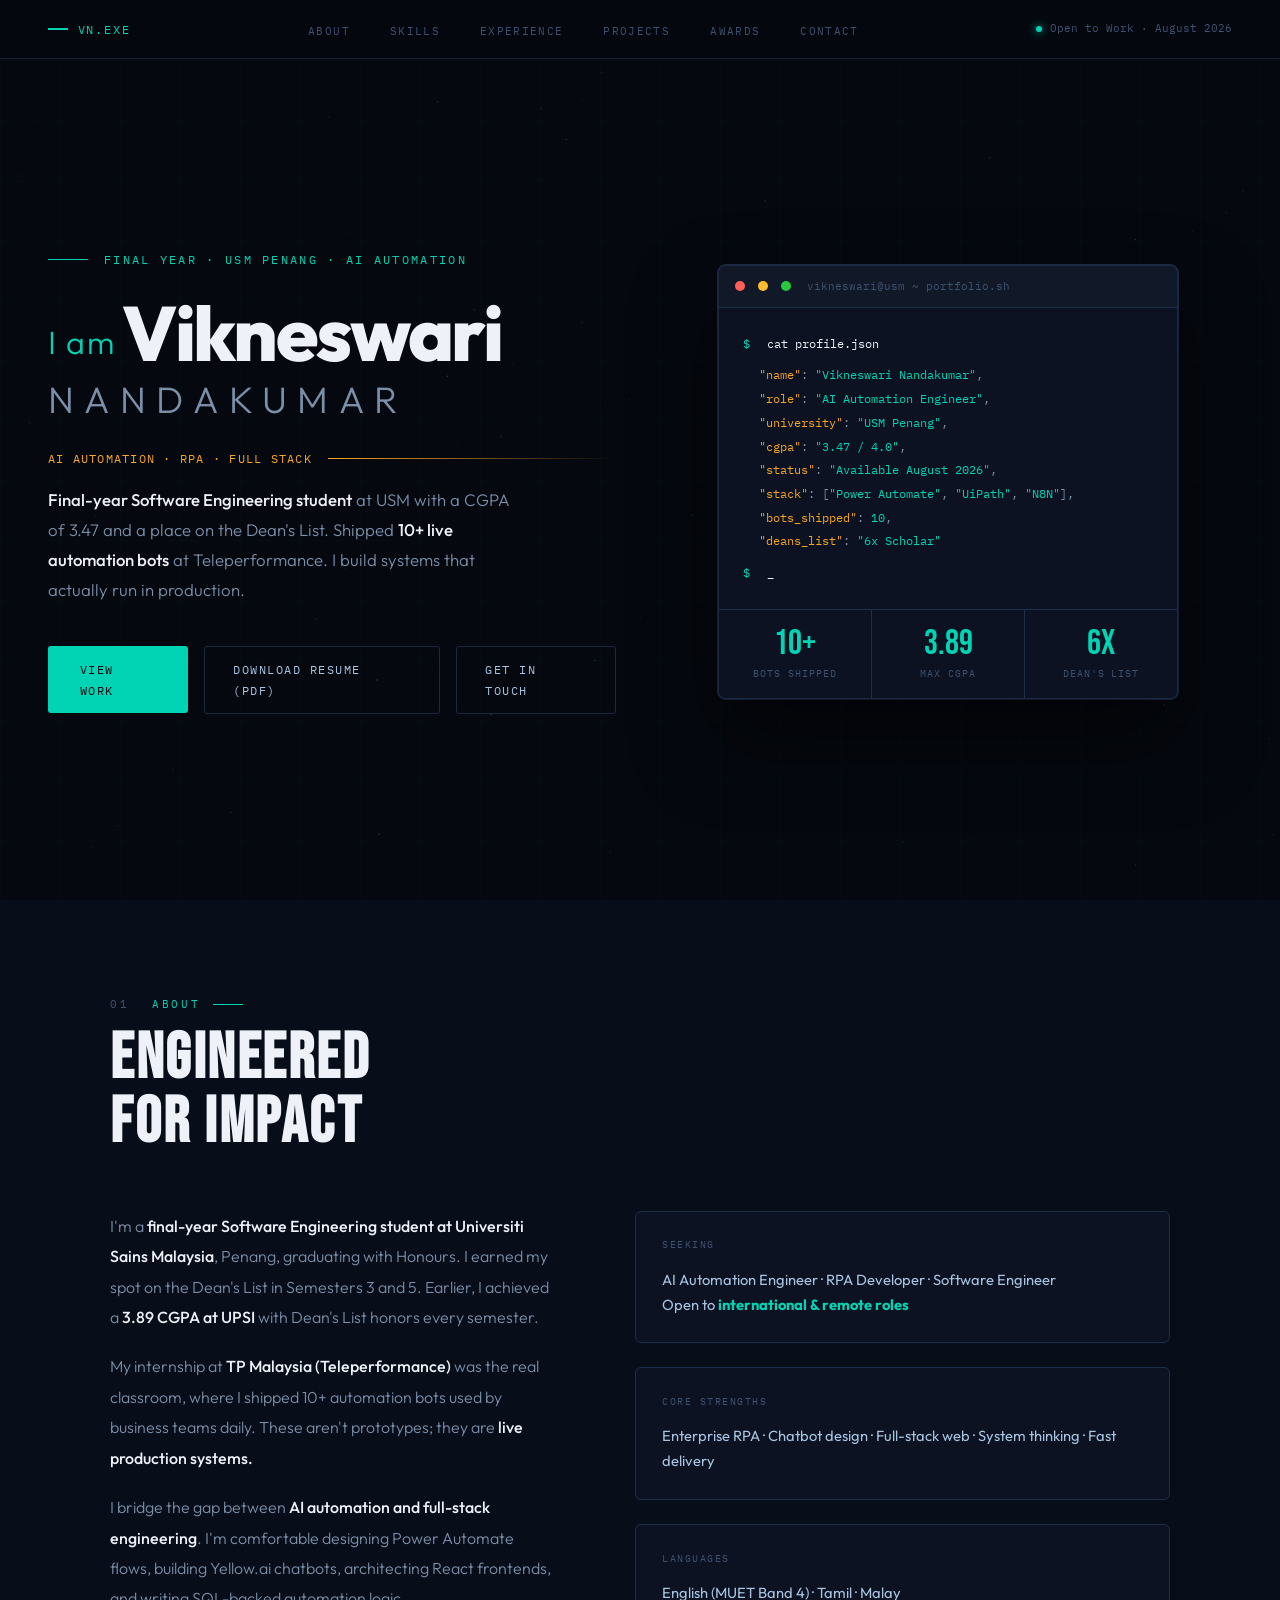
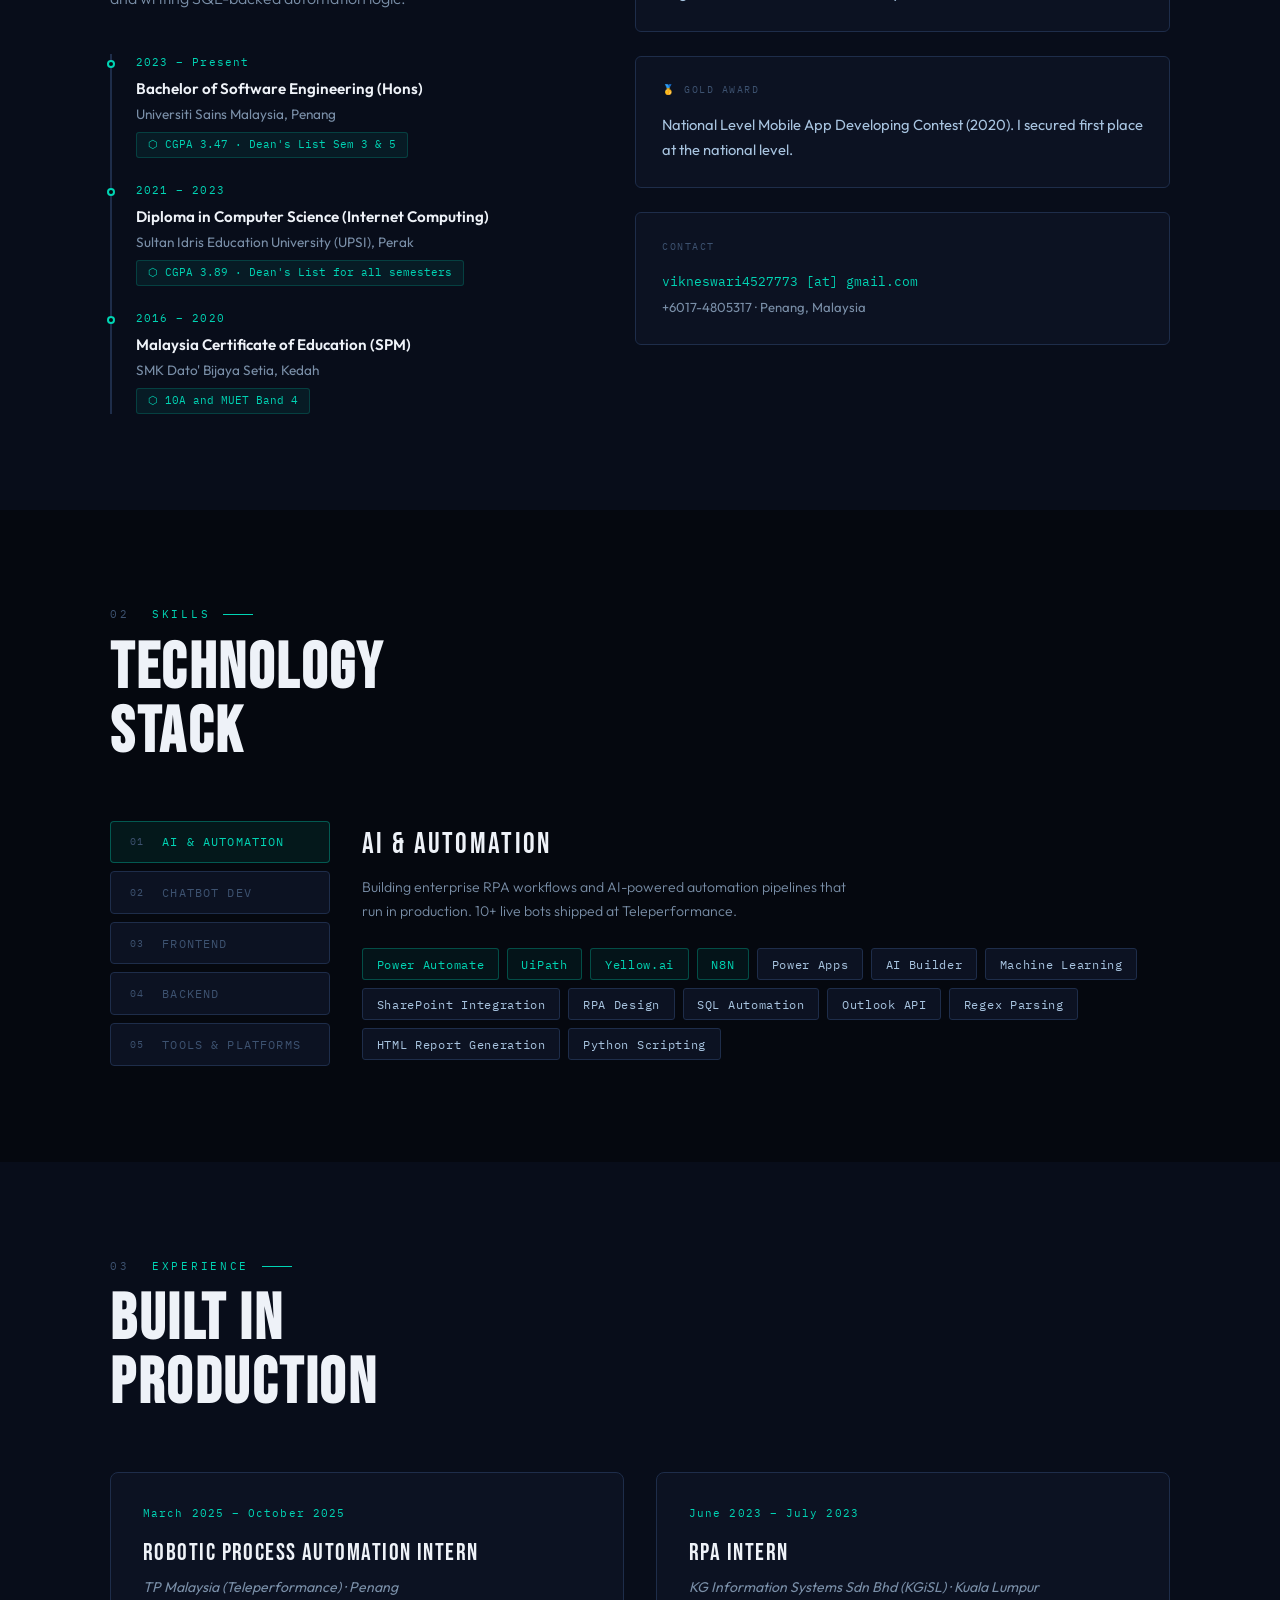
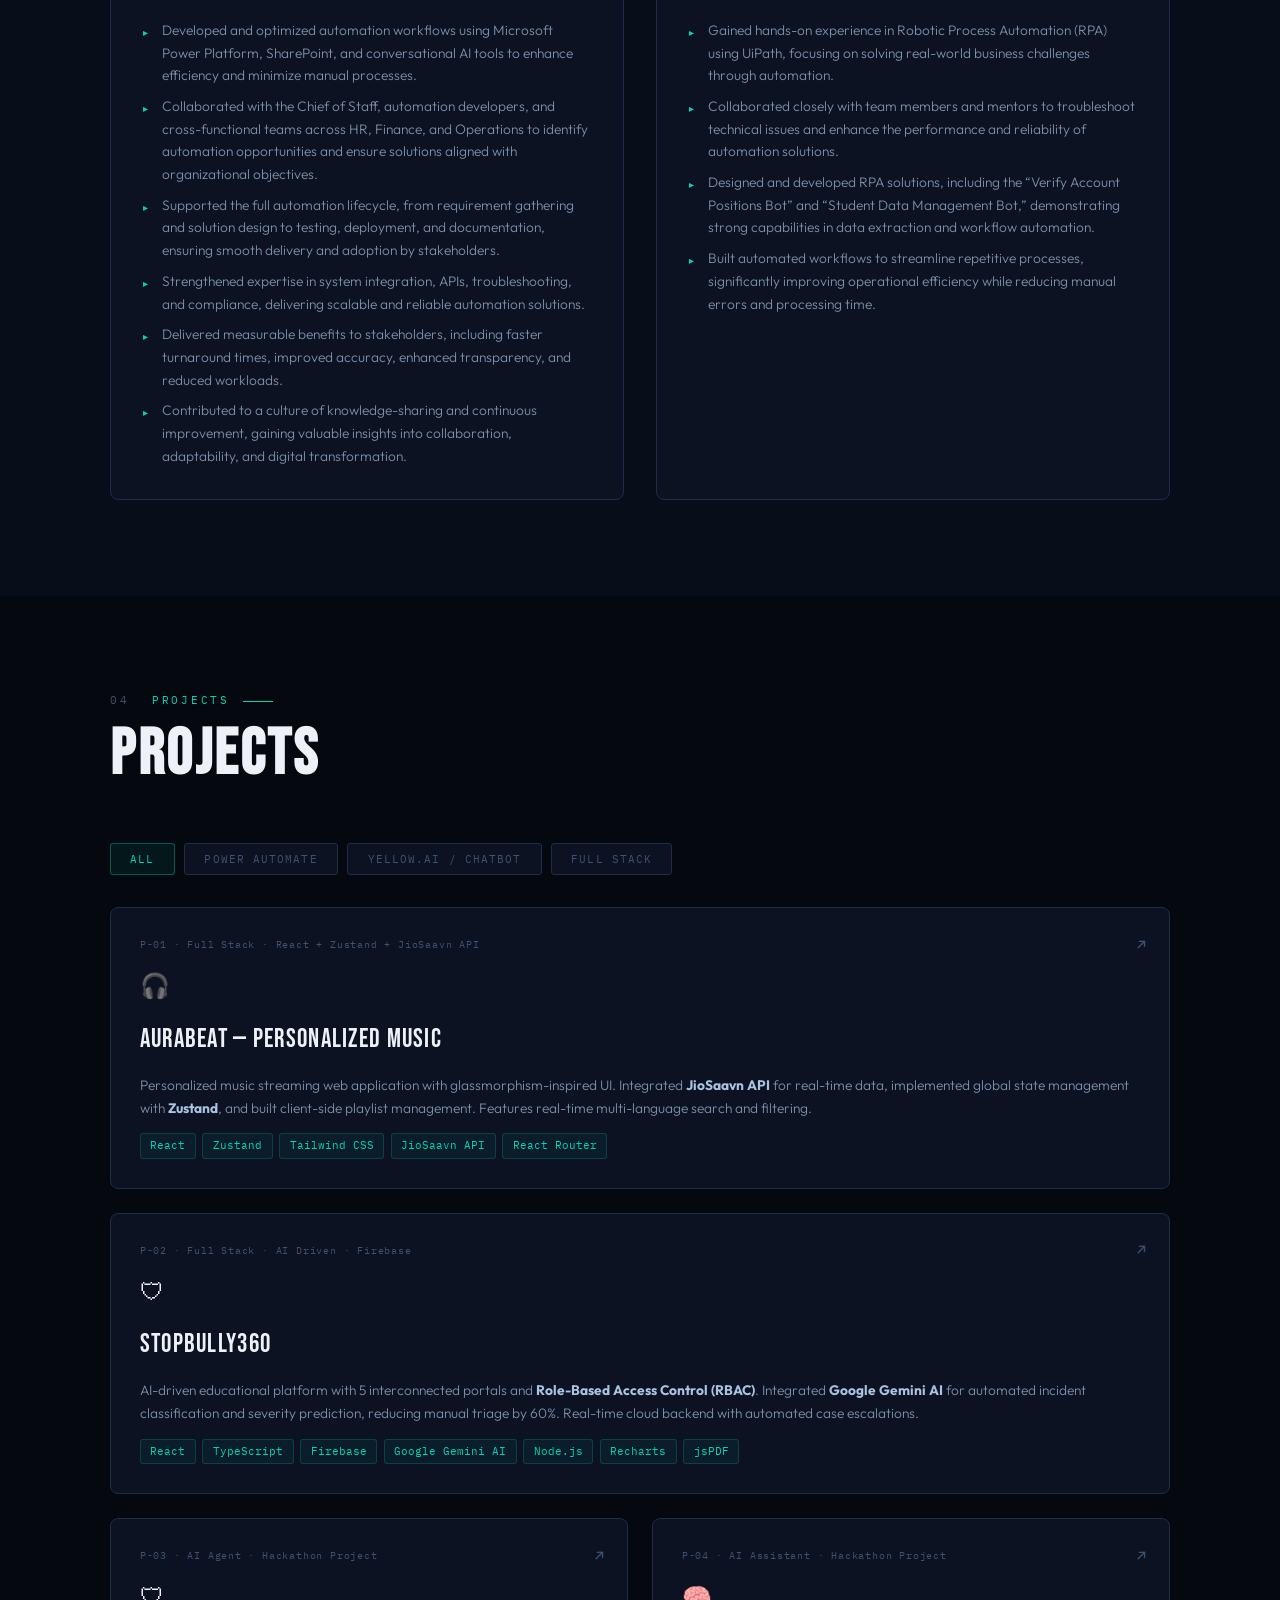
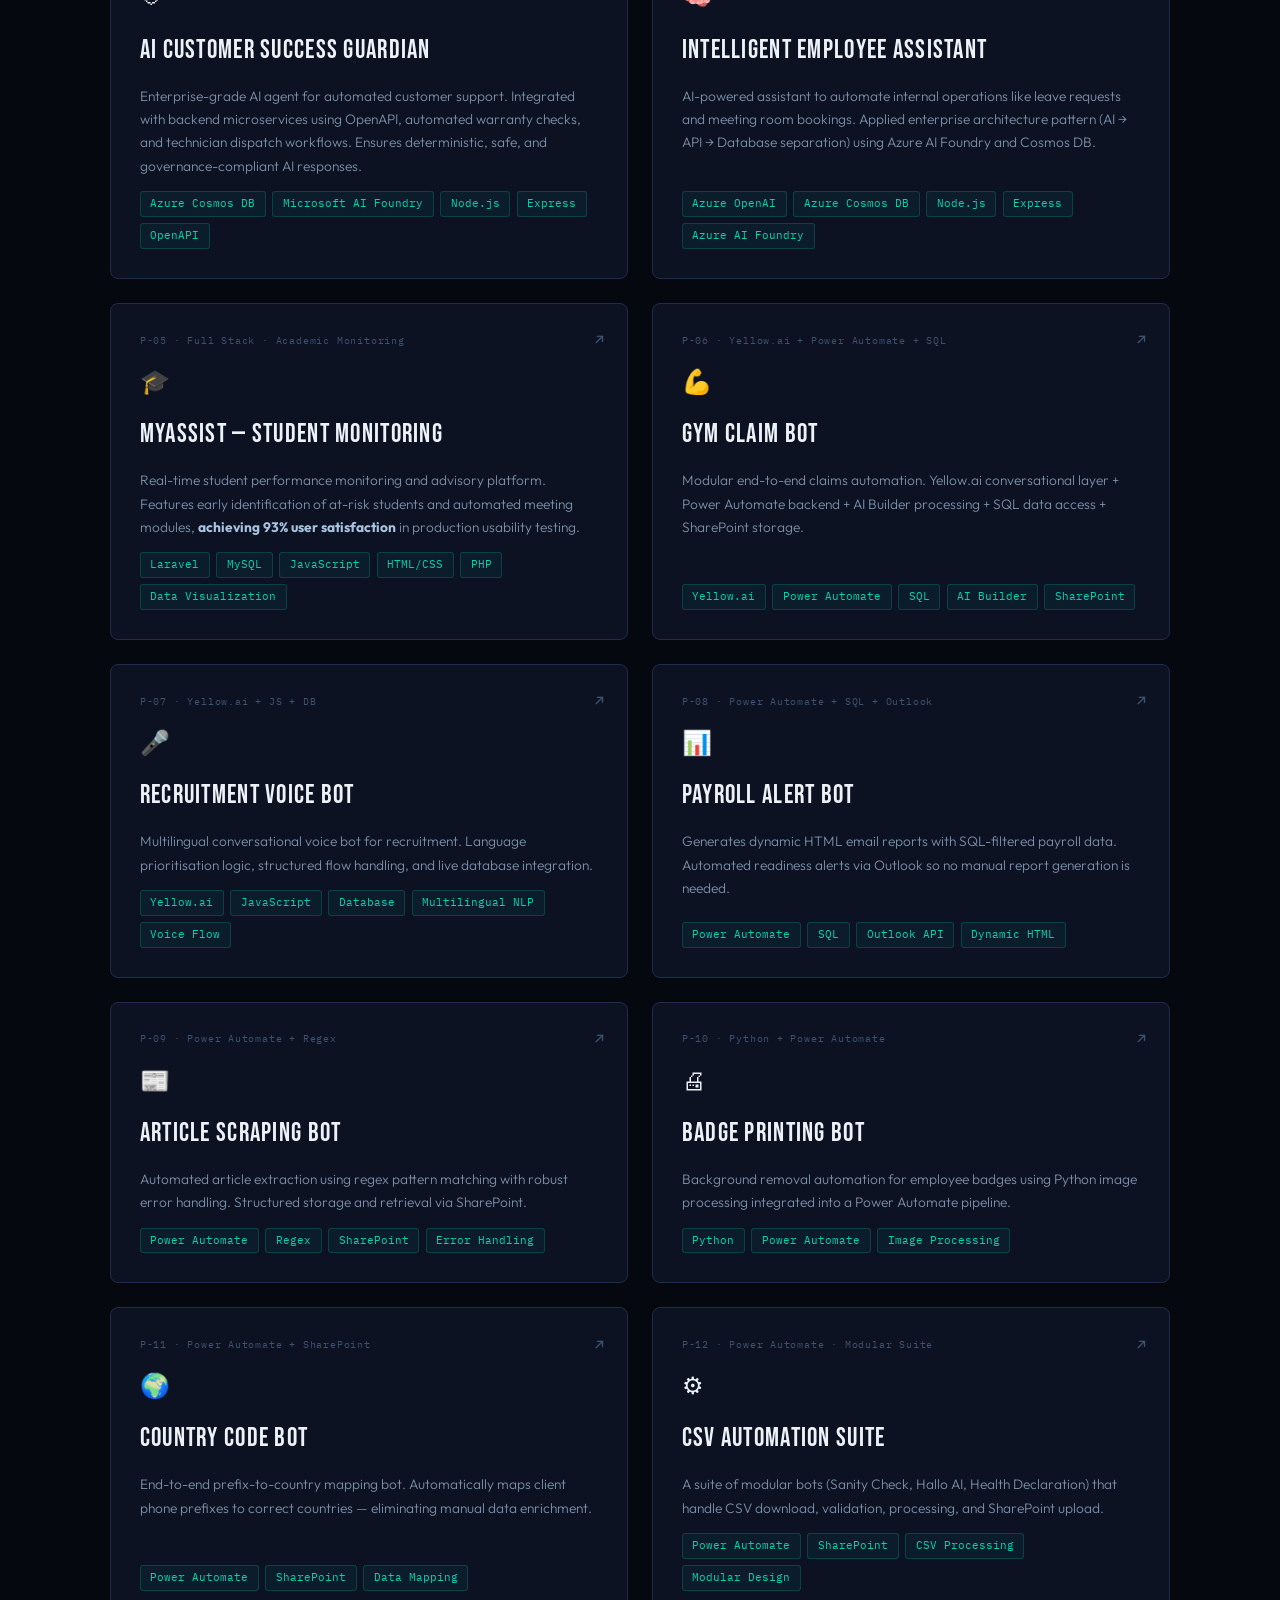
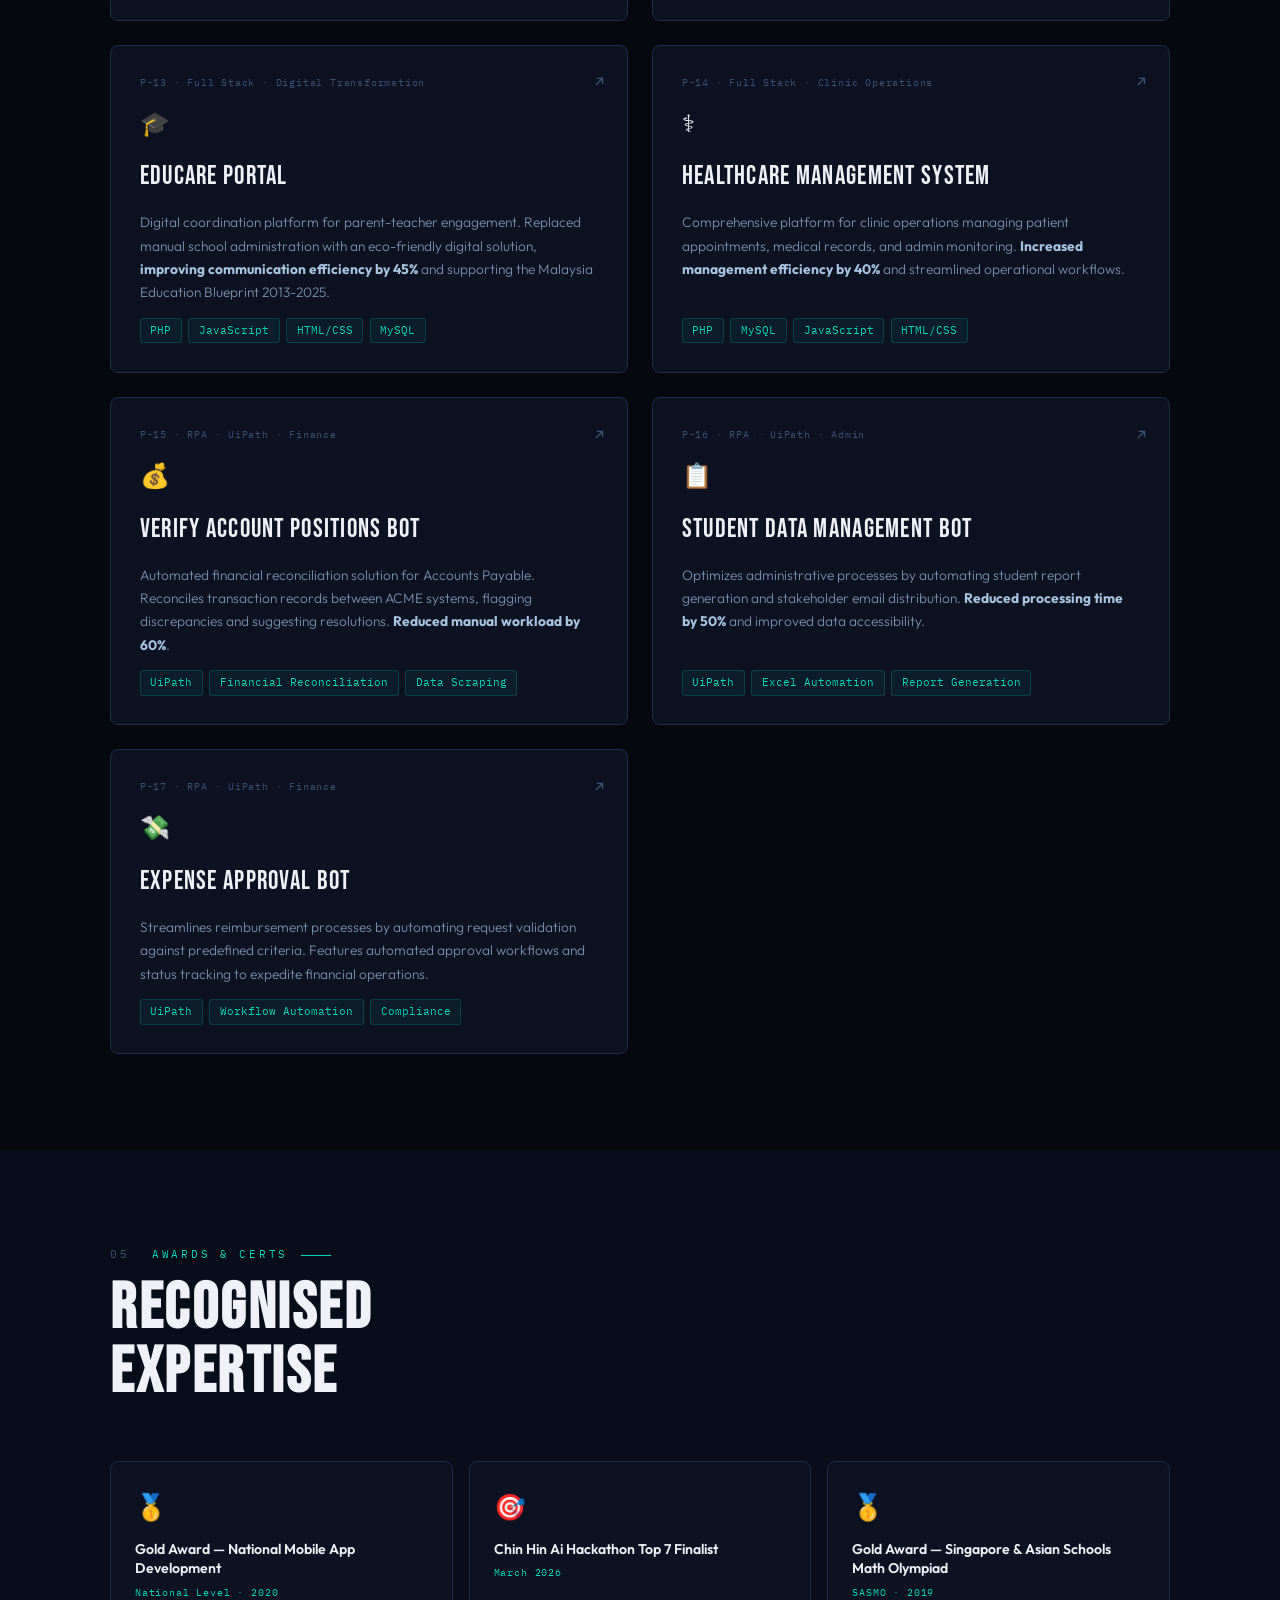
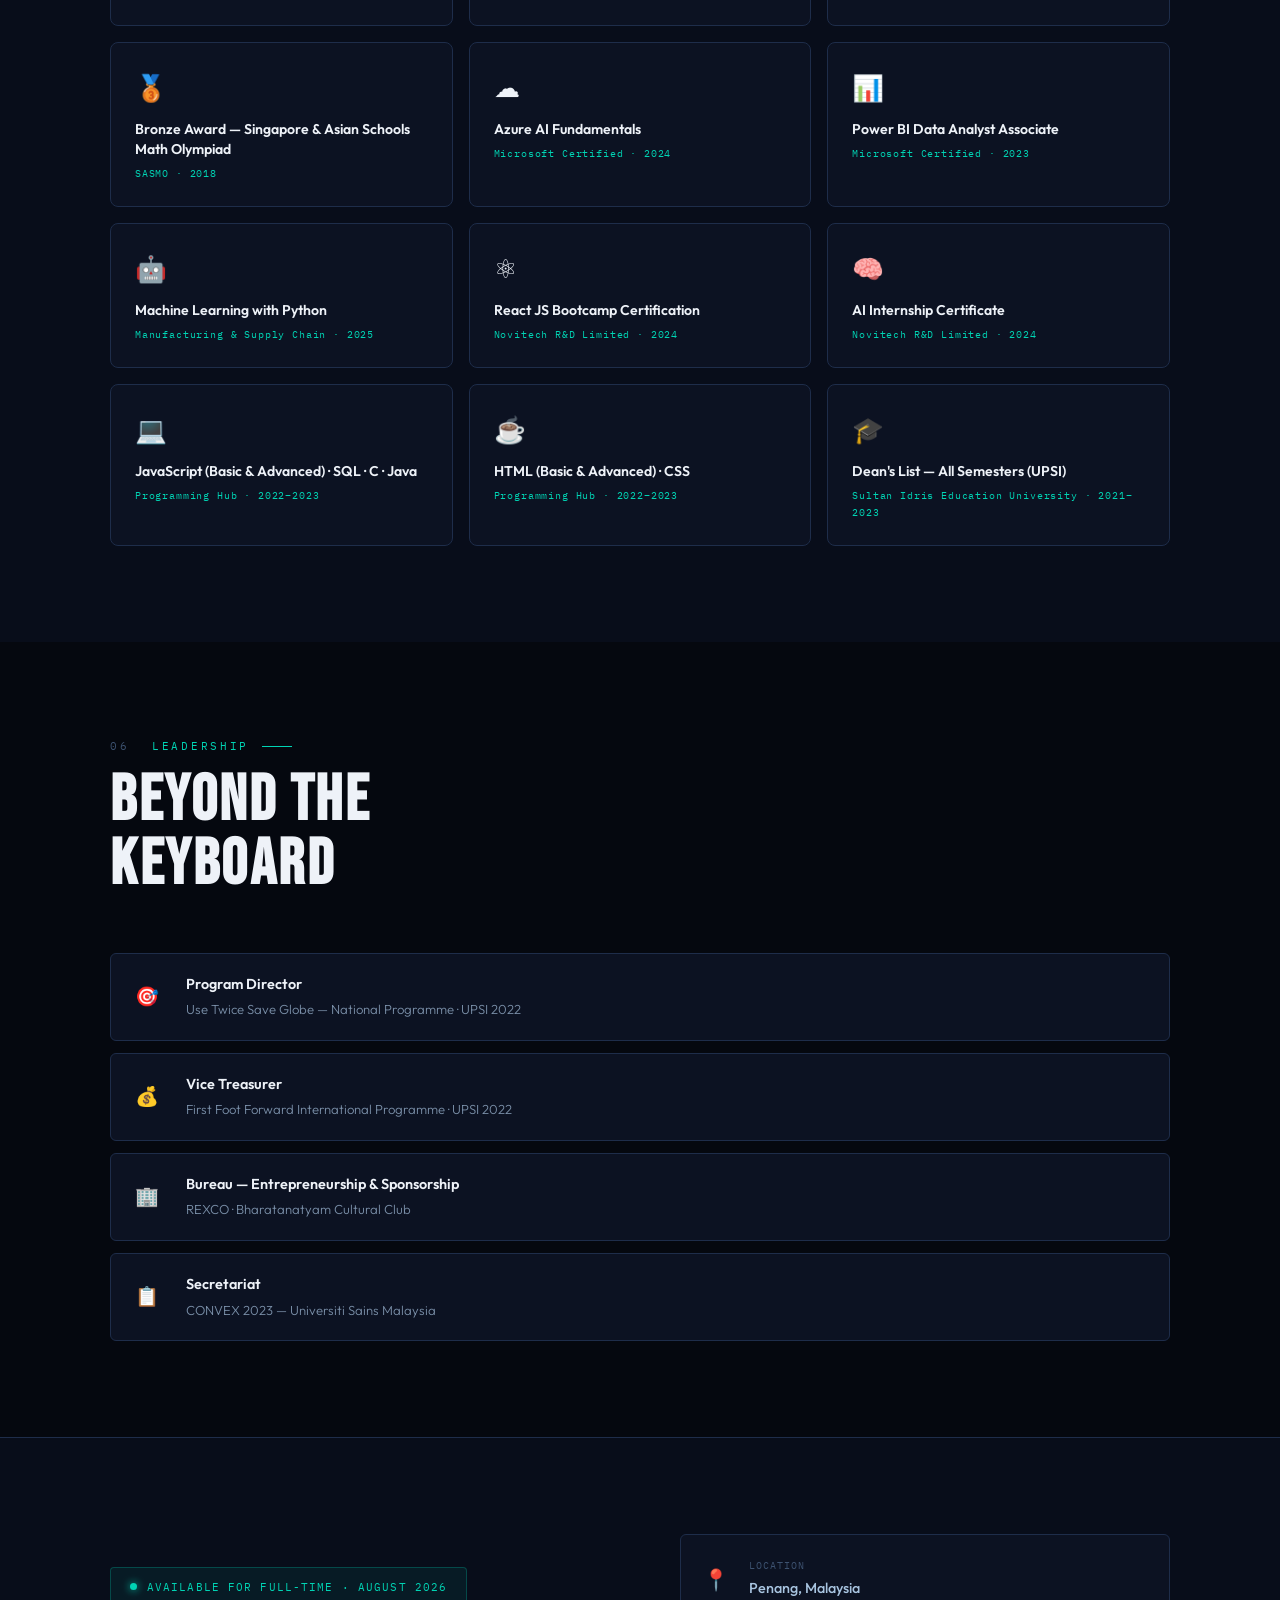
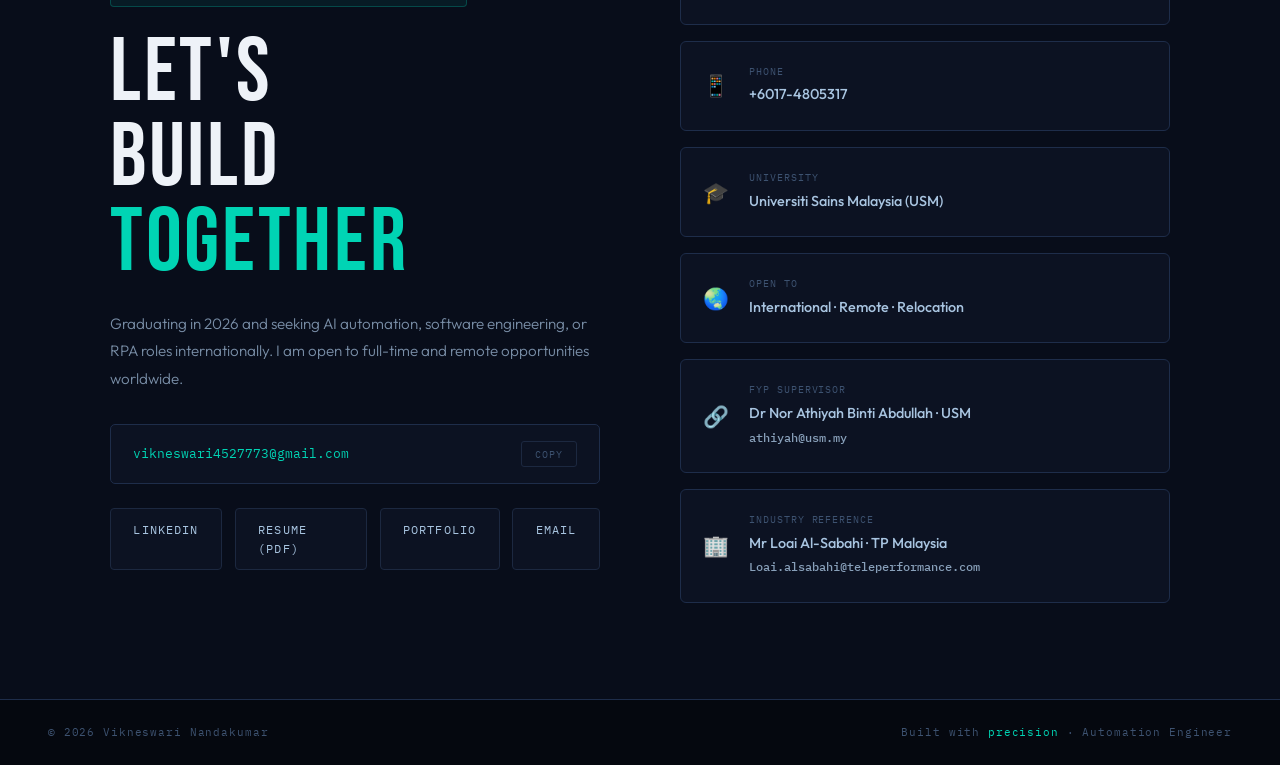
<file: viki-portfolio_copy.html>
<!DOCTYPE html>
<html lang="en">

<head>
  <meta charset="UTF-8">
  <meta name="viewport" content="width=device-width, initial-scale=1.0">
  <title>Vikneswari Nandakumar — AI Automation Engineer</title>
  <link
    href="https://fonts.googleapis.com/css2?family=Bebas+Neue&family=Outfit:wght@300;400;500;600;700;800&family=IBM+Plex+Mono:wght@300;400;500&display=swap"
    rel="stylesheet">
  <style>
    *,
    *::before,
    *::after {
      box-sizing: border-box;
      margin: 0;
      padding: 0
    }

    :root {
      --ink: #05080f;
      --deep: #080d1a;
      --panel: #0c1222;
      --glass: #111827;
      --edge: #1c2840;
      --line: #1e2d4a;
      --teal: #00d4b4;
      --amber: #f5a623;
      --ice: #a8c4e0;
      --ghost: #3d5270;
      --white: #eef2f8;
      --mid: #7a8fa8;
    }

    html {
      scroll-behavior: smooth
    }

    body {
      background: var(--ink);
      color: var(--white);
      font-family: 'Outfit', sans-serif;
      font-weight: 400;
      line-height: 1.65;
      overflow-x: hidden;
      cursor: none
    }

    /* CURSOR */
    #cd {
      position: fixed;
      width: 10px;
      height: 10px;
      background: var(--teal);
      border-radius: 50%;
      pointer-events: none;
      z-index: 9999;
      transform: translate(-50%, -50%);
      box-shadow: 0 0 12px var(--teal);
      transition: width .2s, height .2s, background .3s, box-shadow .3s;
      opacity: 0;
      left: -100px;
      top: -100px
    }

    #cr {
      position: fixed;
      width: 36px;
      height: 36px;
      border: 1.5px solid rgba(0, 212, 180, .5);
      border-radius: 50%;
      pointer-events: none;
      z-index: 9998;
      transform: translate(-50%, -50%);
      transition: width .25s, height .25s, border-color .25s, opacity .4s;
      opacity: 0;
      left: -100px;
      top: -100px
    }

    .hov #cd {
      width: 16px;
      height: 16px;
      background: var(--amber);
      box-shadow: 0 0 18px var(--amber)
    }

    .hov #cr {
      width: 52px;
      height: 52px;
      border-color: rgba(245, 166, 35, .6)
    }

    /* BACKGROUND */
    .gbg {
      position: fixed;
      inset: 0;
      z-index: 0;
      pointer-events: none;
      background-image: linear-gradient(rgba(0, 212, 180, .022) 1px, transparent 1px), linear-gradient(90deg, rgba(0, 212, 180, .022) 1px, transparent 1px);
      background-size: 60px 60px
    }

    #sf {
      position: fixed;
      inset: 0;
      z-index: 0;
      pointer-events: none;
      opacity: .45
    }

    /* NAV */
    nav {
      position: fixed;
      top: 0;
      left: 0;
      right: 0;
      z-index: 500;
      display: flex;
      align-items: center;
      justify-content: space-between;
      padding: 1rem 3rem;
      border-bottom: 1px solid rgba(28, 40, 64, .8);
      background: rgba(5, 8, 15, .88);
      backdrop-filter: blur(24px)
    }

    .nlogo {
      font-family: 'IBM Plex Mono', monospace;
      font-size: .78rem;
      color: var(--teal);
      letter-spacing: .15em;
      display: flex;
      align-items: center;
      gap: .6rem
    }

    .nbar {
      width: 20px;
      height: 2px;
      background: var(--teal)
    }

    .nlinks {
      display: flex;
      gap: 2.5rem;
      list-style: none
    }

    .nlinks a {
      font-family: 'IBM Plex Mono', monospace;
      font-size: .7rem;
      letter-spacing: .12em;
      text-transform: uppercase;
      color: var(--ghost);
      text-decoration: none;
      transition: color .2s
    }

    .nlinks a:hover,
    .nlinks a.active {
      color: var(--teal)
    }

    .nstatus {
      display: flex;
      align-items: center;
      gap: .5rem;
      font-family: 'IBM Plex Mono', monospace;
      font-size: .68rem;
      color: var(--ghost)
    }

    .nled {
      width: 6px;
      height: 6px;
      border-radius: 50%;
      background: var(--teal);
      box-shadow: 0 0 8px var(--teal);
      animation: pulse 2s ease infinite
    }

    /* HERO */
    #hero {
      position: relative;
      min-height: 100vh;
      z-index: 2;
      display: grid;
      grid-template-columns: 1fr 1fr;
      align-items: center;
      padding: 8rem 3rem 4rem;
      gap: 3rem
    }

    .heyebrow {
      font-family: 'IBM Plex Mono', monospace;
      font-size: .72rem;
      letter-spacing: .2em;
      text-transform: uppercase;
      color: var(--teal);
      display: flex;
      align-items: center;
      gap: 1rem;
      margin-bottom: 1.5rem;
      opacity: 0;
      animation: su .8s ease .2s forwards
    }

    .heyebrow::before {
      content: '';
      width: 40px;
      height: 1px;
      background: var(--teal)
    }

    .hname {
      font-family: 'Outfit', sans-serif;
      font-size: clamp(2.8rem, 6vw, 5.8rem);
      font-weight: 800;
      line-height: 1.05;
      letter-spacing: -.03em;
      color: var(--white);
      opacity: 0;
      animation: su .9s ease .35s forwards
    }

    .hn-pre {
      font-size: .42em;
      font-weight: 300;
      color: var(--teal);
      letter-spacing: .05em;
      vertical-align: middle;
      margin-right: .2em
    }

    .hn-last {
      display: block;
      font-size: .48em;
      font-weight: 300;
      letter-spacing: .28em;
      text-transform: uppercase;
      color: var(--mid);
      margin-top: .18em
    }

    .htl {
      margin: 1.8rem 0 1rem;
      display: flex;
      align-items: center;
      gap: 1rem;
      opacity: 0;
      animation: su .9s ease .5s forwards
    }

    .htl span {
      font-family: 'IBM Plex Mono', monospace;
      font-size: .78rem;
      color: var(--amber);
      letter-spacing: .1em;
      text-transform: uppercase
    }

    .tdiv {
      flex: 1;
      height: 1px;
      background: linear-gradient(to right, var(--amber), transparent)
    }

    .hdesc {
      font-size: 1.05rem;
      color: var(--mid);
      font-weight: 300;
      max-width: 480px;
      line-height: 1.8;
      margin-bottom: 2.5rem;
      opacity: 0;
      animation: su .9s ease .65s forwards
    }

    .hdesc strong {
      color: var(--white);
      font-weight: 500
    }

    .hact {
      display: flex;
      gap: 1rem;
      align-items: center;
      opacity: 0;
      animation: su .9s ease .8s forwards
    }

    .bteal {
      font-family: 'IBM Plex Mono', monospace;
      font-size: .78rem;
      letter-spacing: .12em;
      text-transform: uppercase;
      padding: .8rem 2rem;
      border-radius: 3px;
      background: var(--teal);
      color: var(--ink);
      border: none;
      cursor: pointer;
      text-decoration: none;
      transition: all .25s;
      display: inline-block
    }

    .bteal:hover {
      background: #00f0cc;
      box-shadow: 0 0 30px rgba(0, 212, 180, .5);
      transform: translateY(-2px)
    }

    .bout {
      font-family: 'IBM Plex Mono', monospace;
      font-size: .78rem;
      letter-spacing: .12em;
      text-transform: uppercase;
      padding: .78rem 1.8rem;
      border-radius: 3px;
      background: transparent;
      color: var(--ice);
      border: 1px solid var(--edge);
      cursor: pointer;
      text-decoration: none;
      transition: all .25s;
      display: inline-block
    }

    .bout:hover {
      border-color: var(--teal);
      color: var(--teal)
    }

    .hr {
      opacity: 0;
      animation: fi 1.2s ease .9s forwards;
      display: flex;
      align-items: center;
      justify-content: center
    }

    .term {
      background: var(--panel);
      border: 1px solid var(--edge);
      border-radius: 8px;
      width: 100%;
      max-width: 460px;
      box-shadow: 0 40px 80px rgba(0, 0, 0, .5), 0 0 0 1px var(--line);
      overflow: hidden
    }

    .tbar {
      background: var(--glass);
      padding: .7rem 1rem;
      display: flex;
      align-items: center;
      gap: .5rem;
      border-bottom: 1px solid var(--line)
    }

    .tdot {
      width: 10px;
      height: 10px;
      border-radius: 50%
    }

    .ttitle {
      font-family: 'IBM Plex Mono', monospace;
      font-size: .68rem;
      color: var(--ghost);
      margin-left: .5rem
    }

    .tbody {
      padding: 1.5rem;
      font-family: 'IBM Plex Mono', monospace;
      font-size: .78rem;
      line-height: 1.9
    }

    .tl {
      display: flex;
      gap: .6rem
    }

    .tp {
      color: var(--teal)
    }

    .tc {
      color: var(--white)
    }

    .to {
      color: var(--mid);
      padding-left: 1rem
    }

    .tk {
      color: var(--amber)
    }

    .tv {
      color: var(--teal)
    }

    .tb2 {
      height: .5rem
    }

    .blk {
      animation: blk 1s step-end infinite
    }

    .hstats {
      display: grid;
      grid-template-columns: repeat(3, 1fr);
      gap: 1px;
      background: var(--line);
      border-top: 1px solid var(--line)
    }

    .hs {
      background: var(--panel);
      padding: 1rem;
      text-align: center
    }

    .hsn {
      font-family: 'Bebas Neue', sans-serif;
      font-size: 2.2rem;
      color: var(--teal);
      line-height: 1
    }

    .hsl {
      font-family: 'IBM Plex Mono', monospace;
      font-size: .6rem;
      color: var(--ghost);
      letter-spacing: .1em;
      margin-top: .3rem;
      text-transform: uppercase
    }

    /* SHARED */
    .w {
      max-width: 1140px;
      margin: 0 auto;
      padding: 6rem 2.5rem;
      position: relative;
      z-index: 2
    }

    .sh {
      margin-bottom: 3.5rem
    }

    .stag {
      font-family: 'IBM Plex Mono', monospace;
      font-size: .68rem;
      letter-spacing: .25em;
      text-transform: uppercase;
      color: var(--teal);
      display: flex;
      align-items: center;
      gap: .8rem;
      margin-bottom: .8rem
    }

    .stag::after {
      content: '';
      flex: 0 0 30px;
      height: 1px;
      background: var(--teal)
    }

    .snum {
      color: var(--ghost)
    }

    .sh2 {
      font-family: 'Bebas Neue', sans-serif;
      font-size: clamp(2.8rem, 5vw, 4.5rem);
      letter-spacing: .04em;
      line-height: 1
    }

    /* ABOUT */
    #about {
      background: var(--deep)
    }

    .agrid {
      display: grid;
      grid-template-columns: 1fr 1.2fr;
      gap: 5rem;
      align-items: start
    }

    .abp {
      color: var(--mid);
      font-size: 1rem;
      font-weight: 300;
      line-height: 1.9;
      margin-bottom: 1.2rem
    }

    .abp strong {
      color: var(--white);
      font-weight: 500
    }

    .aedu {
      margin-top: 2.5rem
    }

    .eitem {
      border-left: 2px solid var(--line);
      padding: 0 0 1.5rem 1.5rem;
      position: relative
    }

    .eitem:last-child {
      padding-bottom: 0
    }

    .eitem::before {
      content: '';
      position: absolute;
      left: -5px;
      top: 6px;
      width: 8px;
      height: 8px;
      border-radius: 50%;
      background: var(--ink);
      border: 2px solid var(--teal)
    }

    .eperiod {
      font-family: 'IBM Plex Mono', monospace;
      font-size: .66rem;
      color: var(--teal);
      letter-spacing: .1em;
      margin-bottom: .3rem
    }

    .edeg {
      font-size: .95rem;
      font-weight: 600;
      color: var(--white)
    }

    .eschool {
      font-size: .85rem;
      color: var(--mid);
      margin-top: .1rem
    }

    .ecgpa {
      display: inline-flex;
      align-items: center;
      gap: .4rem;
      margin-top: .4rem;
      padding: .2rem .7rem;
      background: rgba(0, 212, 180, .07);
      border: 1px solid rgba(0, 212, 180, .2);
      border-radius: 3px;
      font-family: 'IBM Plex Mono', monospace;
      font-size: .68rem;
      color: var(--teal)
    }

    .ar {
      display: flex;
      flex-direction: column;
      gap: 1.5rem
    }

    .ib {
      background: var(--panel);
      border: 1px solid var(--line);
      border-radius: 6px;
      padding: 1.6rem;
      position: relative;
      overflow: hidden;
      transition: border-color .3s, transform .3s
    }

    .ib:hover {
      border-color: rgba(0, 212, 180, .4);
      transform: translateX(4px)
    }

    .ib::before {
      content: '';
      position: absolute;
      left: 0;
      top: 0;
      bottom: 0;
      width: 2px;
      background: var(--teal);
      opacity: 0;
      transition: opacity .3s
    }

    .ib:hover::before {
      opacity: 1
    }

    .ibl {
      font-family: 'IBM Plex Mono', monospace;
      font-size: .63rem;
      color: var(--ghost);
      letter-spacing: .15em;
      text-transform: uppercase;
      margin-bottom: .8rem
    }

    .ibc {
      font-size: .92rem;
      color: var(--ice);
      line-height: 1.7
    }

    /* SKILLS */
    #skills {
      background: var(--ink)
    }

    .sklayout {
      display: grid;
      grid-template-columns: 220px 1fr;
      gap: 2rem;
      align-items: start
    }

    .sknav {
      display: flex;
      flex-direction: column;
      gap: .5rem
    }

    .sktab {
      font-family: 'IBM Plex Mono', monospace;
      font-size: .72rem;
      letter-spacing: .1em;
      text-transform: uppercase;
      padding: .8rem 1.2rem;
      border-radius: 4px;
      background: var(--panel);
      border: 1px solid var(--line);
      color: var(--ghost);
      cursor: pointer;
      text-align: left;
      transition: all .25s;
      display: flex;
      align-items: center;
      gap: .6rem
    }

    .sktab:hover {
      color: var(--ice);
      border-color: var(--edge)
    }

    .sktab.on {
      background: rgba(0, 212, 180, .08);
      border-color: rgba(0, 212, 180, .35);
      color: var(--teal)
    }

    .sktn {
      color: var(--ghost);
      font-size: .6rem
    }

    .skpan {
      display: none
    }

    .skpan.on {
      display: block
    }

    .skptit {
      font-family: 'Bebas Neue', sans-serif;
      font-size: 1.8rem;
      letter-spacing: .08em;
      color: var(--white);
      margin-bottom: .5rem
    }

    .skpdesc {
      font-size: .88rem;
      color: var(--mid);
      font-weight: 300;
      line-height: 1.7;
      margin-bottom: 1.5rem;
      max-width: 500px
    }

    .chips {
      display: flex;
      flex-wrap: wrap;
      gap: .5rem
    }

    .chip {
      font-family: 'IBM Plex Mono', monospace;
      font-size: .72rem;
      letter-spacing: .06em;
      padding: .35rem .85rem;
      border-radius: 3px;
      background: var(--panel);
      border: 1px solid var(--line);
      color: var(--ice);
      transition: all .2s
    }

    .chip:hover {
      border-color: rgba(0, 212, 180, .4);
      color: var(--teal)
    }

    .chip.k {
      border-color: rgba(0, 212, 180, .3);
      color: var(--teal);
      background: rgba(0, 212, 180, .06)
    }

    /* EXPERIENCE */
    #experience {
      background: var(--deep)
    }

    .expgrid {
      display: grid;
      grid-template-columns: 1fr 1fr;
      gap: 2rem
    }

    .expcard {
      background: var(--panel);
      border: 1px solid var(--line);
      border-radius: 8px;
      padding: 2rem;
      position: relative;
      overflow: hidden;
      transition: border-color .3s, transform .3s
    }

    .expcard::before {
      content: '';
      position: absolute;
      top: 0;
      left: 0;
      right: 0;
      height: 2px;
      background: linear-gradient(to right, var(--teal), transparent);
      opacity: 0;
      transition: opacity .3s
    }

    .expcard:hover {
      border-color: rgba(0, 212, 180, .3);
      transform: translateY(-4px)
    }

    .expcard:hover::before {
      opacity: 1
    }

    .eperiod2 {
      font-family: 'IBM Plex Mono', monospace;
      font-size: .68rem;
      color: var(--teal);
      letter-spacing: .1em;
      margin-bottom: .6rem
    }

    .erole {
      font-family: 'Bebas Neue', sans-serif;
      font-size: 1.5rem;
      letter-spacing: .06em;
      color: var(--white);
      margin-bottom: .25rem
    }

    .eco {
      font-size: .88rem;
      color: var(--mid);
      margin-bottom: 1.2rem;
      font-style: italic
    }

    .epoints {
      list-style: none;
      display: flex;
      flex-direction: column;
      gap: .5rem
    }

    .epoints li {
      font-size: .86rem;
      color: var(--mid);
      font-weight: 300;
      line-height: 1.65;
      padding-left: 1.2rem;
      position: relative
    }

    .epoints li::before {
      content: '▸';
      position: absolute;
      left: 0;
      color: var(--teal);
      font-size: .65rem;
      top: .3rem
    }

    /* PROJECTS */
    #projects {
      background: var(--ink)
    }

    .pfilt {
      display: flex;
      gap: .6rem;
      flex-wrap: wrap;
      margin-bottom: 2rem
    }

    .fb {
      font-family: 'IBM Plex Mono', monospace;
      font-size: .68rem;
      letter-spacing: .1em;
      text-transform: uppercase;
      padding: .5rem 1.2rem;
      border-radius: 3px;
      background: var(--panel);
      border: 1px solid var(--line);
      color: var(--ghost);
      cursor: pointer;
      transition: all .2s
    }

    .fb:hover {
      color: var(--ice);
      border-color: var(--edge)
    }

    .fb.on {
      background: rgba(0, 212, 180, .08);
      border-color: rgba(0, 212, 180, .35);
      color: var(--teal)
    }

    .pgrid {
      display: grid;
      grid-template-columns: 1fr 1fr;
      gap: 1.5rem
    }

    .pc {
      background: var(--panel);
      border: 1px solid var(--line);
      border-radius: 8px;
      padding: 1.8rem;
      display: flex;
      flex-direction: column;
      gap: .8rem;
      position: relative;
      overflow: hidden;
      transition: border-color .3s, transform .3s
    }

    .pc.ft {
      grid-column: span 2
    }

    .pc:hover {
      border-color: rgba(0, 212, 180, .35);
      transform: translateY(-4px)
    }

    .pnum {
      font-family: 'IBM Plex Mono', monospace;
      font-size: .62rem;
      color: var(--ghost);
      letter-spacing: .08em
    }

    .pico {
      font-size: 1.5rem
    }

    .pname {
      font-family: 'Bebas Neue', sans-serif;
      font-size: 1.6rem;
      letter-spacing: .05em;
      color: var(--white)
    }

    .pdesc {
      font-size: .86rem;
      color: var(--mid);
      font-weight: 300;
      line-height: 1.7;
      flex: 1
    }

    .pstack {
      display: flex;
      flex-wrap: wrap;
      gap: .4rem
    }

    .stk {
      font-family: 'IBM Plex Mono', monospace;
      font-size: .66rem;
      padding: .2rem .6rem;
      border-radius: 3px;
      background: rgba(0, 212, 180, .06);
      border: 1px solid rgba(0, 212, 180, .2);
      color: var(--teal)
    }

    .parr {
      position: absolute;
      top: 1.4rem;
      right: 1.4rem;
      font-size: 1rem;
      color: var(--ghost);
      transition: all .3s
    }

    .pc:hover .parr {
      color: var(--teal);
      transform: rotate(45deg)
    }

    /* ACHIEVEMENTS */
    #achievements {
      background: var(--deep)
    }

    .achgrid {
      display: grid;
      grid-template-columns: repeat(3, 1fr);
      gap: 1rem
    }

    .achc {
      background: var(--panel);
      border: 1px solid var(--line);
      border-radius: 8px;
      padding: 1.5rem;
      transition: border-color .3s, transform .3s;
      position: relative;
      overflow: hidden
    }

    .achc::after {
      content: '';
      position: absolute;
      bottom: 0;
      left: 0;
      right: 0;
      height: 1px;
      background: linear-gradient(to right, transparent, var(--teal), transparent);
      opacity: 0;
      transition: opacity .3s
    }

    .achc:hover {
      border-color: rgba(0, 212, 180, .3);
      transform: translateY(-3px)
    }

    .achc:hover::after {
      opacity: 1
    }

    .achi {
      font-size: 1.6rem;
      display: block;
      margin-bottom: .7rem
    }

    .achn {
      font-size: .88rem;
      font-weight: 600;
      color: var(--white);
      margin-bottom: .3rem;
      line-height: 1.4
    }

    .achis {
      font-family: 'IBM Plex Mono', monospace;
      font-size: .65rem;
      color: var(--teal);
      letter-spacing: .08em
    }

    /* LEADERSHIP */
    #leadership {
      background: var(--ink)
    }

    .llist {
      display: flex;
      flex-direction: column;
      gap: .75rem
    }

    .litem {
      background: var(--panel);
      border: 1px solid var(--line);
      border-radius: 6px;
      padding: 1.2rem 1.5rem;
      display: flex;
      align-items: center;
      gap: 1.2rem;
      transition: all .25s
    }

    .litem:hover {
      border-color: rgba(0, 212, 180, .3);
      background: rgba(0, 212, 180, .03);
      transform: translateX(4px)
    }

    .lic {
      font-size: 1.2rem;
      width: 32px;
      flex-shrink: 0
    }

    .lti {
      font-size: .9rem;
      font-weight: 600;
      color: var(--white);
      margin-bottom: .15rem
    }

    .lor {
      font-size: .82rem;
      color: var(--mid);
      font-weight: 300
    }

    /* CONTACT */
    #contact {
      background: var(--deep);
      border-top: 1px solid var(--line)
    }

    .clayout {
      display: grid;
      grid-template-columns: 1fr 1fr;
      gap: 5rem;
      align-items: center
    }

    .bigt {
      font-family: 'Bebas Neue', sans-serif;
      font-size: clamp(3.5rem, 7vw, 6rem);
      line-height: .95;
      letter-spacing: .03em;
      margin-bottom: 1.5rem
    }

    .bigt span {
      color: var(--teal)
    }

    .cleftp {
      font-size: .95rem;
      color: var(--mid);
      font-weight: 300;
      line-height: 1.8;
      margin-bottom: 2rem
    }

    .cemail {
      display: flex;
      align-items: center;
      gap: 1rem;
      padding: 1rem 1.4rem;
      background: var(--panel);
      border: 1px solid var(--line);
      border-radius: 5px;
      margin-bottom: 1.5rem;
      transition: border-color .3s
    }

    .cemail:hover {
      border-color: rgba(0, 212, 180, .4)
    }

    .eaddr {
      font-family: 'IBM Plex Mono', monospace;
      font-size: .82rem;
      color: var(--teal);
      flex: 1
    }

    .cpbtn {
      font-family: 'IBM Plex Mono', monospace;
      font-size: .65rem;
      letter-spacing: .1em;
      padding: .3rem .8rem;
      border-radius: 3px;
      border: 1px solid var(--edge);
      color: var(--ghost);
      background: none;
      cursor: pointer;
      transition: all .2s;
      text-transform: uppercase
    }

    .cpbtn:hover {
      border-color: var(--teal);
      color: var(--teal)
    }

    .clinks {
      display: flex;
      gap: .8rem
    }

    .clink {
      font-family: 'IBM Plex Mono', monospace;
      font-size: .72rem;
      letter-spacing: .1em;
      text-transform: uppercase;
      padding: .7rem 1.4rem;
      border-radius: 4px;
      border: 1px solid var(--edge);
      color: var(--ice);
      background: var(--panel);
      text-decoration: none;
      transition: all .25s
    }

    .clink:hover {
      border-color: var(--teal);
      color: var(--teal);
      background: rgba(0, 212, 180, .06);
      transform: translateY(-2px)
    }

    .cright {
      display: flex;
      flex-direction: column;
      gap: 1rem
    }

    .ccard {
      background: var(--panel);
      border: 1px solid var(--line);
      border-radius: 6px;
      padding: 1.4rem;
      display: flex;
      align-items: center;
      gap: 1.2rem;
      transition: all .3s
    }

    .ccard:hover {
      border-color: rgba(0, 212, 180, .3);
      transform: translateX(4px)
    }

    .ccl {
      font-family: 'IBM Plex Mono', monospace;
      font-size: .62rem;
      color: var(--ghost);
      letter-spacing: .1em;
      text-transform: uppercase;
      margin-bottom: .2rem
    }

    .ccv {
      font-size: .9rem;
      color: var(--ice);
      font-weight: 500
    }

    .avbadge {
      display: inline-flex;
      align-items: center;
      gap: .6rem;
      padding: .6rem 1.2rem;
      border-radius: 4px;
      background: rgba(0, 212, 180, .07);
      border: 1px solid rgba(0, 212, 180, .25);
      font-family: 'IBM Plex Mono', monospace;
      font-size: .7rem;
      color: var(--teal);
      letter-spacing: .1em;
      text-transform: uppercase;
      margin-bottom: 1.5rem
    }

    .avdot {
      width: 7px;
      height: 7px;
      border-radius: 50%;
      background: var(--teal);
      box-shadow: 0 0 8px var(--teal);
      animation: pulse 2s ease infinite
    }

    /* FOOTER */
    footer {
      background: var(--ink);
      border-top: 1px solid var(--line);
      padding: 1.5rem 3rem;
      z-index: 2;
      position: relative;
      display: flex;
      align-items: center;
      justify-content: space-between
    }

    .fl,
    .fr {
      font-family: 'IBM Plex Mono', monospace;
      font-size: .68rem;
      color: var(--ghost);
      letter-spacing: .08em
    }

    .fr span {
      color: var(--teal)
    }

    /* REVEAL */
    .rev {
      opacity: 0;
      transform: translateY(24px);
      transition: opacity .7s ease, transform .7s ease
    }

    .rev.vis {
      opacity: 1;
      transform: none
    }

    .d1 {
      transition-delay: .1s
    }

    .d2 {
      transition-delay: .2s
    }

    .d3 {
      transition-delay: .3s
    }

    .d4 {
      transition-delay: .4s
    }

    .d5 {
      transition-delay: .5s
    }

    /* KEYFRAMES */
    @keyframes su {
      from {
        opacity: 0;
        transform: translateY(30px)
      }

      to {
        opacity: 1;
        transform: none
      }
    }

    @keyframes fi {
      from {
        opacity: 0
      }

      to {
        opacity: 1
      }
    }

    @keyframes blk {

      0%,
      100% {
        opacity: 1
      }

      50% {
        opacity: 0
      }
    }

    @keyframes pulse {

      0%,
      100% {
        box-shadow: 0 0 0 0 rgba(0, 212, 180, .4)
      }

      70% {
        box-shadow: 0 0 0 8px transparent
      }
    }

    /* RESPONSIVE */
    @media(max-width:960px) {
      nav {
        padding: 1rem 1.5rem
      }

      .nlinks {
        display: none
      }

      #hero {
        grid-template-columns: 1fr;
        padding: 7rem 1.5rem 3rem
      }

      .agrid,
      .expgrid,
      .clayout,
      .sklayout,
      .pgrid {
        grid-template-columns: 1fr;
        gap: 2rem
      }

      .achgrid {
        grid-template-columns: 1fr 1fr
      }

      .pc.ft {
        grid-column: span 1
      }

      .w {
        padding: 4rem 1.5rem
      }

      footer {
        flex-direction: column;
        gap: .4rem;
        text-align: center;
        padding: 1.2rem
      }
    }

    @media(max-width:600px) {
      .achgrid {
        grid-template-columns: 1fr
      }

      .hstats {
        grid-template-columns: 1fr
      }
    }
  </style>
</head>

<body>

  <div id="cd"></div>
  <div id="cr"></div>
  <div class="gbg"></div>
  <canvas id="sf"></canvas>

  <nav id="navbar">
    <div class="nlogo">
      <div class="nbar"></div>VN.EXE
    </div>
    <ul class="nlinks">
      <li><a href="#about">About</a></li>
      <li><a href="#skills">Skills</a></li>
      <li><a href="#experience">Experience</a></li>
      <li><a href="#projects">Projects</a></li>
      <li><a href="#achievements">Awards</a></li>
      <li><a href="#contact">Contact</a></li>
    </ul>
    <div class="nstatus">
      <div class="nled"></div>Open to Work &middot; August 2026
    </div>
  </nav>

  <section id="hero">
    <div>
      <div class="heyebrow">Final Year &middot; USM Penang &middot; AI Automation</div>
      <h1 class="hname"><span class="hn-pre">I am</span>Vikneswari<span class="hn-last">Nandakumar</span></h1>
      <div class="htl"><span>AI Automation &middot; RPA &middot; Full Stack</span>
        <div class="tdiv"></div>
      </div>
      <p class="hdesc"><strong>Final-year Software Engineering student</strong> at USM with a CGPA of 3.47 and a place
        on the Dean's List. Shipped <strong>10+ live automation bots</strong> at Teleperformance. I build systems that
        actually run in production.</p>
      <div class="hact">
        <a href="#projects" class="bteal">View Work</a>
        <a href="resume.pdf" class="bout" download>Download Resume (PDF)</a>
        <a href="#contact" class="bout">Get In Touch</a>
      </div>
    </div>
    <div class="hr">
      <div style="width:100%;max-width:460px">
        <div class="term">
          <div class="tbar">
            <div class="tdot" style="background:#ff5f56"></div>
            <div class="tdot" style="background:#ffbd2e;margin-left:.3rem"></div>
            <div class="tdot" style="background:#27c93f;margin-left:.3rem"></div>
            <span class="ttitle">vikneswari@usm ~ portfolio.sh</span>
          </div>
          <div class="tbody">
            <div class="tl"><span class="tp">$</span><span class="tc">&nbsp;cat profile.json</span></div>
            <div class="tb2"></div>
            <div class="tl"><span class="to"><span class="tk">"name"</span>: <span class="tv">"Vikneswari
                  Nandakumar"</span>,</span></div>
            <div class="tl"><span class="to"><span class="tk">"role"</span>: <span class="tv">"AI Automation
                  Engineer"</span>,</span></div>
            <div class="tl"><span class="to"><span class="tk">"university"</span>: <span class="tv">"USM
                  Penang"</span>,</span></div>
            <div class="tl"><span class="to"><span class="tk">"cgpa"</span>: <span class="tv">"3.47 /
                  4.0"</span>,</span></div>
            <div class="tl"><span class="to"><span class="tk">"status"</span>: <span class="tv">"Available August
                  2026"</span>,</span></div>
            <div class="tl"><span class="to"><span class="tk">"stack"</span>: [<span class="tv">"Power Automate"</span>,
                <span class="tv">"UiPath"</span>, <span class="tv">"N8N"</span>],</span></div>
            <div class="tl"><span class="to"><span class="tk">"bots_shipped"</span>: <span class="tv">10</span>,</span>
            </div>
            <div class="tl"><span class="to"><span class="tk">"deans_list"</span>: <span class="tv">"6x Scholar"</span></span>
            </div>
            <div class="tb2"></div>
            <div class="tl"><span class="tp">$</span><span class="tc">&nbsp;<span class="blk">_</span></span></div>
          </div>
          <div class="hstats">
            <div class="hs">
              <div class="hsn">10+</div>
              <div class="hsl">Bots Shipped</div>
            </div>
            <div class="hs">
              <div class="hsn">3.89</div>
              <div class="hsl">Max CGPA</div>
            </div>
            <div class="hs">
              <div class="hsn">6x</div>
              <div class="hsl">Dean's List</div>
            </div>
          </div>
        </div>
      </div>
    </div>
  </section>

  <section id="about">
    <div class="w">
      <div class="sh rev">
        <div class="stag"><span class="snum">01</span>&nbsp;About</div>
        <h2 class="sh2">ENGINEERED<br>FOR IMPACT</h2>
      </div>
      <div class="agrid">
        <div>
          <p class="abp rev">I'm a <strong>final-year Software Engineering student at Universiti Sains
              Malaysia</strong>, Penang, graduating with Honours. I earned my spot on the Dean's List in Semesters 3 and
            5. Earlier, I achieved a <strong>3.89 CGPA at UPSI</strong> with Dean's List honors every semester.</p>
          <p class="abp rev d1">My internship at <strong>TP Malaysia (Teleperformance)</strong> was the real classroom,
            where I shipped 10+ automation bots used by business teams daily. These aren't prototypes; they are
            <strong>live production systems.</strong></p>
          <p class="abp rev d2">I bridge the gap between <strong>AI automation and full-stack engineering</strong>. I'm
            comfortable designing Power Automate flows, building Yellow.ai chatbots, architecting React frontends, and
            writing SQL-backed automation logic.</p>
          <div class="aedu rev d3">
            <div class="eitem">
              <div class="eperiod">2023 &ndash; Present</div>
              <div class="edeg">Bachelor of Software Engineering (Hons)</div>
              <div class="eschool">Universiti Sains Malaysia, Penang</div>
              <div class="ecgpa">&#x2B21; CGPA 3.47 &middot; Dean's List Sem 3 &amp; 5</div>
            </div>
            <div class="eitem">
              <div class="eperiod">2021 &ndash; 2023</div>
              <div class="edeg">Diploma in Computer Science (Internet Computing)</div>
              <div class="eschool">Sultan Idris Education University (UPSI), Perak</div>
              <div class="ecgpa">&#x2B21; CGPA 3.89 &middot; Dean's List for all semesters</div>
            </div>
            <div class="eitem">
              <div class="eperiod">2016 &ndash; 2020</div>
              <div class="edeg">Malaysia Certificate of Education (SPM)</div>
              <div class="eschool">SMK Dato' Bijaya Setia, Kedah</div>
              <div class="ecgpa">&#x2B21; 10A and MUET Band 4</div>
            </div>
          </div>
        </div>
        <div class="ar">
          <div class="ib rev">
            <div class="ibl">Seeking</div>
            <div class="ibc">AI Automation Engineer &middot; RPA Developer &middot; Software Engineer<br>Open to <strong
                style="color:var(--teal)">international &amp; remote roles</strong></div>
          </div>
          <div class="ib rev d1">
            <div class="ibl">Core Strengths</div>
            <div class="ibc">Enterprise RPA &middot; Chatbot design &middot; Full-stack web &middot; System thinking
              &middot; Fast delivery</div>
          </div>
          <div class="ib rev d2">
            <div class="ibl">Languages</div>
            <div class="ibc">English (MUET Band 4) &middot; Tamil &middot; Malay</div>
          </div>
          <div class="ib rev d3">
            <div class="ibl">&#x1F947; Gold Award</div>
            <div class="ibc">National Level Mobile App Developing Contest (2020). I secured first place at the national
              level.</div>
          </div>
          <div class="ib rev d4">
            <div class="ibl">Contact</div>
            <div class="ibc"><span
                style="color:var(--teal);font-family:'IBM Plex Mono',monospace;font-size:.82rem">vikneswari4527773 [at]
                gmail.com</span><br><span style="color:var(--mid);font-size:.82rem">+6017-4805317 &middot; Penang,
                Malaysia</span></div>
          </div>
        </div>
      </div>
    </div>
  </section>

  <section id="skills">
    <div class="w">
      <div class="sh rev">
        <div class="stag"><span class="snum">02</span>&nbsp;Skills</div>
        <h2 class="sh2">TECHNOLOGY<br>STACK</h2>
      </div>
      <div class="sklayout">
        <div class="sknav rev">
          <button class="sktab on" data-tab="auto"><span class="sktn">01</span>&nbsp;AI &amp; Automation</button>
          <button class="sktab" data-tab="bot"><span class="sktn">02</span>&nbsp;Chatbot Dev</button>
          <button class="sktab" data-tab="fe"><span class="sktn">03</span>&nbsp;Frontend</button>
          <button class="sktab" data-tab="be"><span class="sktn">04</span>&nbsp;Backend</button>
          <button class="sktab" data-tab="tools"><span class="sktn">05</span>&nbsp;Tools &amp; Platforms</button>
        </div>
        <div class="rev d2">
          <div class="skpan on" id="p-auto">
            <div class="skptit">AI &amp; AUTOMATION</div>
            <div class="skpdesc">Building enterprise RPA workflows and AI-powered automation pipelines that run in
              production. 10+ live bots shipped at Teleperformance.</div>
            <div class="chips"><span class="chip k">Power Automate</span><span class="chip k">UiPath</span><span class="chip k">Yellow.ai</span><span
                class="chip k">N8N</span><span class="chip">Power Apps</span><span class="chip">AI Builder</span><span
                class="chip">Machine Learning</span><span class="chip">SharePoint Integration</span><span class="chip">RPA Design</span><span class="chip">SQL
                Automation</span><span class="chip">Outlook API</span><span class="chip">Regex Parsing</span><span
                class="chip">HTML Report Generation</span><span class="chip">Python Scripting</span></div>
          </div>
          <div class="skpan" id="p-bot">
            <div class="skptit">CHATBOT DEV</div>
            <div class="skpdesc">Designing and deploying conversational AI from intent mapping to multilingual NLP with
              live backend integrations &mdash; including a production recruitment voice bot.</div>
            <div class="chips"><span class="chip k">Yellow.ai Platform</span><span class="chip k">Multilingual
                NLP</span><span class="chip">Conversational Flow Design</span><span class="chip">Intent &amp; Entity
                Mapping</span><span class="chip">Voice Bot Architecture</span><span class="chip">Webhook
                Integration</span><span class="chip">JavaScript in Yellow.ai</span><span class="chip">DB
                Connectors</span><span class="chip">Language Prioritisation</span><span class="chip">Fallback
                Handling</span></div>
          </div>
          <div class="skpan" id="p-fe">
            <div class="skptit">FRONTEND</div>
            <div class="skpdesc">Building clean, performant interfaces with modern frameworks &mdash; from Power Apps
              dashboards to production React applications with TypeScript.</div>
            <div class="chips"><span class="chip k">React.js</span><span class="chip k">TypeScript</span><span
                class="chip">Next.js</span><span class="chip">Tailwind CSS</span><span class="chip">JavaScript
                (ES6+)</span><span class="chip">HTML5 / CSS3</span><span class="chip">Power Apps UI</span><span
                class="chip">Responsive Design</span><span class="chip">Firebase Auth</span></div>
          </div>
          <div class="skpan" id="p-be">
            <div class="skptit">BACKEND</div>
            <div class="skpdesc">Architecting server-side systems, databases, and APIs &mdash; from Laravel monoliths to
              Node.js services and SQL-driven automation logic.</div>
            <div class="chips"><span class="chip k">Node.js</span><span class="chip k">PHP / Laravel</span><span
                class="chip k">MySQL / SQL</span><span class="chip">Python</span><span class="chip">Java</span><span
                class="chip">Firebase Realtime DB</span><span class="chip">REST API Design</span><span
                class="chip">VB.NET</span></div>
          </div>
          <div class="skpan" id="p-tools">
            <div class="skptit">TOOLS &amp; PLATFORMS</div>
            <div class="skpdesc">The enterprise toolchain from requirement to deployment &mdash; Microsoft 365 ecosystem
              and modern dev tools.</div>
            <div class="chips"><span class="chip k">SharePoint</span><span class="chip k">Power BI</span><span
                class="chip">Microsoft 365 / MS Office</span><span class="chip">Git / GitHub</span><span
                class="chip">Postman</span><span class="chip">Figma</span><span class="chip">VS Code</span><span
                class="chip">Jira</span><span class="chip">Azure AI Fundamentals</span></div>
          </div>
        </div>
      </div>
    </div>
  </section>

  <section id="experience">
    <div class="w">
      <div class="sh rev">
        <div class="stag"><span class="snum">03</span>&nbsp;Experience</div>
        <h2 class="sh2">BUILT IN<br>PRODUCTION</h2>
      </div>
      <div class="expgrid">
        <div class="expcard rev">
          <div class="eperiod2">March 2025 &ndash; October 2025</div>
          <div class="erole">ROBOTIC PROCESS AUTOMATION INTERN</div>
          <div class="eco">TP Malaysia (Teleperformance) &middot; Penang</div>
          <ul class="epoints">
            <li>Developed and optimized automation workflows using Microsoft Power Platform, SharePoint, and
              conversational AI tools to enhance efficiency and minimize manual processes.</li>
            <li>Collaborated with the Chief of Staff, automation developers, and cross-functional teams across HR,
              Finance, and Operations to identify automation opportunities and ensure solutions aligned with
              organizational objectives.</li>
            <li>Supported the full automation lifecycle, from requirement gathering and solution design to testing,
              deployment, and documentation, ensuring smooth delivery and adoption by stakeholders.</li>
            <li>Strengthened expertise in system integration, APIs, troubleshooting, and compliance, delivering scalable
              and reliable automation solutions.</li>
            <li>Delivered measurable benefits to stakeholders, including faster turnaround times, improved accuracy,
              enhanced transparency, and reduced workloads.</li>
            <li>Contributed to a culture of knowledge-sharing and continuous improvement, gaining valuable insights into
              collaboration, adaptability, and digital transformation.</li>
          </ul>
        </div>
        <div class="expcard rev d2">
          <div class="eperiod2">June 2023 &ndash; July 2023</div>
          <div class="erole">RPA INTERN</div>
          <div class="eco">KG Information Systems Sdn Bhd (KGiSL) &middot; Kuala Lumpur</div>
          <ul class="epoints">
            <li>Gained hands-on experience in Robotic Process Automation (RPA) using UiPath, focusing on solving
              real-world business challenges through automation.</li>
            <li>Collaborated closely with team members and mentors to troubleshoot technical issues and enhance the
              performance and reliability of automation solutions.</li>
            <li>Designed and developed RPA solutions, including the “Verify Account Positions Bot” and “Student Data
              Management Bot,” demonstrating strong capabilities in data extraction and workflow automation.</li>
            <li>Built automated workflows to streamline repetitive processes, significantly improving operational
              efficiency while reducing manual errors and processing time.</li>
          </ul>
        </div>
      </div>
    </div>
  </section>

  <section id="projects">
    <div class="w">
      <div class="sh rev">
        <div class="stag"><span class="snum">04</span>&nbsp;Projects</div>
        <h2 class="sh2">PROJECTS</h2>
      </div>
      <div class="pfilt rev">
        <button class="fb on" data-f="all">All</button>
        <button class="fb" data-f="rpa">Power Automate</button>
        <button class="fb" data-f="bot">Yellow.ai / Chatbot</button>
        <button class="fb" data-f="fs">Full Stack</button>
      </div>
      <div class="pgrid">
        <div class="pc ft rev" data-c="fs"><span class="pnum">P-01 &middot; Full Stack &middot; React + Zustand +
            JioSaavn API</span>
          <div class="pico">&#x1F3A7;</div>
          <div class="pname">AURABEAT &mdash; PERSONALIZED MUSIC</div>
          <div class="pdesc">Personalized music streaming web application with glassmorphism-inspired UI. Integrated
            <strong style="color:var(--ice)">JioSaavn API</strong> for real-time data, implemented global state
            management with <strong style="color:var(--ice)">Zustand</strong>, and built client-side playlist
            management. Features real-time multi-language search and filtering.</div>
          <div class="pstack"><span class="stk">React</span><span class="stk">Zustand</span><span class="stk">Tailwind
              CSS</span><span class="stk">JioSaavn API</span><span class="stk">React Router</span></div>
          <div class="parr">&#x2197;</div>
        </div>

        <div class="pc ft rev" data-c="fs"><span class="pnum">P-02 &middot; Full Stack &middot; AI Driven &middot;
            Firebase</span>
          <div class="pico">&#x1F6E1;</div>
          <div class="pname">STOPBULLY360</div>
          <div class="pdesc">AI-driven educational platform with 5 interconnected portals and <strong
              style="color:var(--ice)">Role-Based Access Control (RBAC)</strong>. Integrated <strong
              style="color:var(--ice)">Google Gemini AI</strong> for automated incident classification and severity
            prediction, reducing manual triage by 60%. Real-time cloud backend with automated case escalations.</div>
          <div class="pstack"><span class="stk">React</span><span class="stk">TypeScript</span><span
              class="stk">Firebase</span><span class="stk">Google Gemini AI</span><span class="stk">Node.js</span><span
              class="stk">Recharts</span><span class="stk">jsPDF</span></div>
          <div class="parr">&#x2197;</div>
        </div>

        <div class="pc rev d1" data-c="fs bot"><span class="pnum">P-03 &middot; AI Agent &middot; Hackathon
            Project</span>
          <div class="pico">&#x1F6E1;</div>
          <div class="pname">AI CUSTOMER SUCCESS GUARDIAN</div>
          <div class="pdesc">Enterprise-grade AI agent for automated customer support. Integrated with backend
            microservices using OpenAPI, automated warranty checks, and technician dispatch workflows. Ensures
            deterministic, safe, and governance-compliant AI responses.</div>
          <div class="pstack"><span class="stk">Azure Cosmos DB</span><span class="stk">Microsoft AI Foundry</span><span
              class="stk">Node.js</span><span class="stk">Express</span><span class="stk">OpenAPI</span></div>
          <div class="parr">&#x2197;</div>
        </div>

        <div class="pc rev d2" data-c="fs bot"><span class="pnum">P-04 &middot; AI Assistant &middot; Hackathon
            Project</span>
          <div class="pico">&#x1F9E0;</div>
          <div class="pname">INTELLIGENT EMPLOYEE ASSISTANT</div>
          <div class="pdesc">AI-powered assistant to automate internal operations like leave requests and meeting room
            bookings. Applied enterprise architecture pattern (AI &rarr; API &rarr; Database separation) using Azure AI
            Foundry and Cosmos DB.</div>
          <div class="pstack"><span class="stk">Azure OpenAI</span><span class="stk">Azure Cosmos DB</span><span
              class="stk">Node.js</span><span class="stk">Express</span><span class="stk">Azure AI Foundry</span></div>
          <div class="parr">&#x2197;</div>
        </div>

        <div class="pc rev" data-c="fs"><span class="pnum">P-05 &middot; Full Stack &middot; Academic Monitoring</span>
          <div class="pico">&#x1F393;</div>
          <div class="pname">MYASSIST &mdash; STUDENT MONITORING</div>
          <div class="pdesc">Real-time student performance monitoring and advisory platform. Features early identification of at-risk students and automated meeting modules, <strong style="color:var(--ice)">achieving 93% user satisfaction</strong> in production usability testing.</div>
          <div class="pstack"><span class="stk">Laravel</span><span class="stk">MySQL</span><span
              class="stk">JavaScript</span><span class="stk">HTML/CSS</span><span class="stk">PHP</span><span class="stk">Data Visualization</span></div>
          <div class="parr">&#x2197;</div>
        </div>

        <div class="pc rev d1" data-c="rpa bot"><span class="pnum">P-06 &middot; Yellow.ai + Power Automate + SQL</span>
          <div class="pico">&#x1F4AA;</div>
          <div class="pname">GYM CLAIM BOT</div>
          <div class="pdesc">Modular end-to-end claims automation. Yellow.ai conversational layer + Power Automate
            backend + AI Builder processing + SQL data access + SharePoint storage.</div>
          <div class="pstack"><span class="stk">Yellow.ai</span><span class="stk">Power Automate</span><span
              class="stk">SQL</span><span class="stk">AI Builder</span><span class="stk">SharePoint</span></div>
          <div class="parr">&#x2197;</div>
        </div>

        <div class="pc rev d2" data-c="bot"><span class="pnum">P-07 &middot; Yellow.ai + JS + DB</span>
          <div class="pico">&#x1F3A4;</div>
          <div class="pname">RECRUITMENT VOICE BOT</div>
          <div class="pdesc">Multilingual conversational voice bot for recruitment. Language prioritisation logic,
            structured flow handling, and live database integration.</div>
          <div class="pstack"><span class="stk">Yellow.ai</span><span class="stk">JavaScript</span><span
              class="stk">Database</span><span class="stk">Multilingual NLP</span><span class="stk">Voice Flow</span>
          </div>
          <div class="parr">&#x2197;</div>
        </div>

        <div class="pc rev" data-c="rpa"><span class="pnum">P-08 &middot; Power Automate + SQL + Outlook</span>
          <div class="pico">&#x1F4CA;</div>
          <div class="pname">PAYROLL ALERT BOT</div>
          <div class="pdesc">Generates dynamic HTML email reports with SQL-filtered payroll data. Automated readiness
            alerts via Outlook so no manual report generation is needed.</div>
          <div class="pstack"><span class="stk">Power Automate</span><span class="stk">SQL</span><span
              class="stk">Outlook API</span><span class="stk">Dynamic HTML</span></div>
          <div class="parr">&#x2197;</div>
        </div>

        <div class="pc rev d1" data-c="rpa"><span class="pnum">P-09 &middot; Power Automate + Regex</span>
          <div class="pico">&#x1F4F0;</div>
          <div class="pname">ARTICLE SCRAPING BOT</div>
          <div class="pdesc">Automated article extraction using regex pattern matching with robust error handling.
            Structured storage and retrieval via SharePoint.</div>
          <div class="pstack"><span class="stk">Power Automate</span><span class="stk">Regex</span><span
              class="stk">SharePoint</span><span class="stk">Error Handling</span></div>
          <div class="parr">&#x2197;</div>
        </div>

        <div class="pc rev d2" data-c="rpa"><span class="pnum">P-10 &middot; Python + Power Automate</span>
          <div class="pico">&#x1F5A8;</div>
          <div class="pname">BADGE PRINTING BOT</div>
          <div class="pdesc">Background removal automation for employee badges using Python image processing integrated
            into a Power Automate pipeline.</div>
          <div class="pstack"><span class="stk">Python</span><span class="stk">Power Automate</span><span
              class="stk">Image Processing</span></div>
          <div class="parr">&#x2197;</div>
        </div>

        <div class="pc rev" data-c="rpa"><span class="pnum">P-11 &middot; Power Automate + SharePoint</span>
          <div class="pico">&#x1F30D;</div>
          <div class="pname">COUNTRY CODE BOT</div>
          <div class="pdesc">End-to-end prefix-to-country mapping bot. Automatically maps client phone prefixes to
            correct countries &mdash; eliminating manual data enrichment.</div>
          <div class="pstack"><span class="stk">Power Automate</span><span class="stk">SharePoint</span><span
              class="stk">Data Mapping</span></div>
          <div class="parr">&#x2197;</div>
        </div>

        <div class="pc rev d1" data-c="rpa"><span class="pnum">P-12 &middot; Power Automate &middot; Modular
            Suite</span>
          <div class="pico">&#x2699;</div>
          <div class="pname">CSV AUTOMATION SUITE</div>
          <div class="pdesc">A suite of modular bots (Sanity Check, Hallo AI, Health Declaration) that handle CSV
            download, validation, processing, and SharePoint upload.</div>
          <div class="pstack"><span class="stk">Power Automate</span><span class="stk">SharePoint</span><span
              class="stk">CSV Processing</span><span class="stk">Modular Design</span></div>
          <div class="parr">&#x2197;</div>
        </div>

        <div class="pc rev d2" data-c="fs"><span class="pnum">P-13 &middot; Full Stack &middot; Digital Transformation</span>
          <div class="pico">&#x1F393;</div>
          <div class="pname">EDUCARE PORTAL</div>
          <div class="pdesc">Digital coordination platform for parent-teacher engagement. Replaced manual school administration with an eco-friendly digital solution, <strong style="color:var(--ice)">improving communication efficiency by 45%</strong> and supporting the Malaysia Education Blueprint 2013-2025.</div>
          <div class="pstack"><span class="stk">PHP</span><span class="stk">JavaScript</span><span
              class="stk">HTML/CSS</span><span class="stk">MySQL</span></div>
          <div class="parr">&#x2197;</div>
        </div>

        <div class="pc rev" data-c="fs"><span class="pnum">P-14 &middot; Full Stack &middot; Clinic Operations</span>
          <div class="pico">&#x2695;</div>
          <div class="pname">HEALTHCARE MANAGEMENT SYSTEM</div>
          <div class="pdesc">Comprehensive platform for clinic operations managing patient appointments, medical records, and admin monitoring. <strong style="color:var(--ice)">Increased management efficiency by 40%</strong> and streamlined operational workflows.</div>
          <div class="pstack"><span class="stk">PHP</span><span class="stk">MySQL</span><span class="stk">JavaScript</span><span class="stk">HTML/CSS</span></div>
          <div class="parr">&#x2197;</div>
        </div>

        <div class="pc rev d1" data-c="rpa"><span class="pnum">P-15 &middot; RPA &middot; UiPath &middot; Finance</span>
          <div class="pico">&#x1F4B0;</div>
          <div class="pname">VERIFY ACCOUNT POSITIONS BOT</div>
          <div class="pdesc">Automated financial reconciliation solution for Accounts Payable. Reconciles transaction records between ACME systems, flagging discrepancies and suggesting resolutions. <strong style="color:var(--ice)">Reduced manual workload by 60%</strong>.</div>
          <div class="pstack"><span class="stk">UiPath</span><span class="stk">Financial Reconciliation</span><span class="stk">Data Scraping</span></div>
          <div class="parr">&#x2197;</div>
        </div>

        <div class="pc rev d2" data-c="rpa"><span class="pnum">P-16 &middot; RPA &middot; UiPath &middot; Admin</span>
          <div class="pico">&#x1F4CB;</div>
          <div class="pname">STUDENT DATA MANAGEMENT BOT</div>
          <div class="pdesc">Optimizes administrative processes by automating student report generation and stakeholder email distribution. <strong style="color:var(--ice)">Reduced processing time by 50%</strong> and improved data accessibility.</div>
          <div class="pstack"><span class="stk">UiPath</span><span class="stk">Excel Automation</span><span class="stk">Report Generation</span></div>
          <div class="parr">&#x2197;</div>
        </div>

        <div class="pc rev" data-c="rpa"><span class="pnum">P-17 &middot; RPA &middot; UiPath &middot; Finance</span>
          <div class="pico">&#x1F4B8;</div>
          <div class="pname">EXPENSE APPROVAL BOT</div>
          <div class="pdesc">Streamlines reimbursement processes by automating request validation against predefined criteria. Features automated approval workflows and status tracking to expedite financial operations.</div>
          <div class="pstack"><span class="stk">UiPath</span><span class="stk">Workflow Automation</span><span class="stk">Compliance</span></div>
          <div class="parr">&#x2197;</div>
        </div>
      </div>
    </div>
  </section>

  <section id="achievements">
    <div class="w">
      <div class="sh rev">
        <div class="stag"><span class="snum">05</span>&nbsp;Awards &amp; Certs</div>
        <h2 class="sh2">RECOGNISED<br>EXPERTISE</h2>
      </div>
      <div class="achgrid">
        <div class="achc rev"><span class="achi">&#x1F947;</span>
          <div class="achn">Gold Award &mdash; National Mobile App Development</div>
          <div class="achis">National Level &middot; 2020</div>
        </div>
        <div class="achc rev d1"><span class="achi">&#x1F3AF;</span>
          <div class="achn">Chin Hin Ai Hackathon Top 7 Finalist</div>
          <div class="achis">March 2026</div>
        </div>
        <div class="achc rev d2"><span class="achi">&#x1F947;</span>
          <div class="achn">Gold Award &mdash; Singapore &amp; Asian Schools Math Olympiad</div>
          <div class="achis">SASMO &middot; 2019</div>
        </div>
        <div class="achc rev"><span class="achi">&#x1F949;</span>
          <div class="achn">Bronze Award &mdash; Singapore &amp; Asian Schools Math Olympiad</div>
          <div class="achis">SASMO &middot; 2018</div>
        </div>
        <div class="achc rev d1"><span class="achi">&#x2601;</span>
          <div class="achn">Azure AI Fundamentals</div>
          <div class="achis">Microsoft Certified &middot; 2024</div>
        </div>
        <div class="achc rev d2"><span class="achi">&#x1F4CA;</span>
          <div class="achn">Power BI Data Analyst Associate</div>
          <div class="achis">Microsoft Certified &middot; 2023</div>
        </div>
        <div class="achc rev"><span class="achi">&#x1F916;</span>
          <div class="achn">Machine Learning with Python</div>
          <div class="achis">Manufacturing &amp; Supply Chain &middot; 2025</div>
        </div>
        <div class="achc rev d1"><span class="achi">&#x269B;</span>
          <div class="achn">React JS Bootcamp Certification</div>
          <div class="achis">Novitech R&amp;D Limited &middot; 2024</div>
        </div>
        <div class="achc rev d2"><span class="achi">&#x1F9E0;</span>
          <div class="achn">AI Internship Certificate</div>
          <div class="achis">Novitech R&amp;D Limited &middot; 2024</div>
        </div>
        <div class="achc rev"><span class="achi">&#x1F4BB;</span>
          <div class="achn">JavaScript (Basic &amp; Advanced) &middot; SQL &middot; C &middot; Java</div>
          <div class="achis">Programming Hub &middot; 2022&ndash;2023</div>
        </div>
        <div class="achc rev d1"><span class="achi">&#x2615;</span>
          <div class="achn">HTML (Basic &amp; Advanced) &middot; CSS</div>
          <div class="achis">Programming Hub &middot; 2022&ndash;2023</div>
        </div>
        <div class="achc rev d2"><span class="achi">&#x1F393;</span>
          <div class="achn">Dean's List &mdash; All Semesters (UPSI)</div>
          <div class="achis">Sultan Idris Education University &middot; 2021&ndash;2023</div>
        </div>
      </div>
    </div>
  </section>

  <section id="leadership">
    <div class="w">
      <div class="sh rev">
        <div class="stag"><span class="snum">06</span>&nbsp;Leadership</div>
        <h2 class="sh2">BEYOND THE<br>KEYBOARD</h2>
      </div>
      <div class="llist">
        <div class="litem rev">
          <div class="lic">&#x1F3AF;</div>
          <div>
            <div class="lti">Program Director</div>
            <div class="lor">Use Twice Save Globe &mdash; National Programme &middot; UPSI 2022</div>
          </div>
        </div>
        <div class="litem rev d1">
          <div class="lic">&#x1F4B0;</div>
          <div>
            <div class="lti">Vice Treasurer</div>
            <div class="lor">First Foot Forward International Programme &middot; UPSI 2022</div>
          </div>
        </div>
        <div class="litem rev d2">
          <div class="lic">&#x1F3E2;</div>
          <div>
            <div class="lti">Bureau &mdash; Entrepreneurship &amp; Sponsorship</div>
            <div class="lor">REXCO &middot; Bharatanatyam Cultural Club</div>
          </div>
        </div>
        <div class="litem rev d3">
          <div class="lic">&#x1F4CB;</div>
          <div>
            <div class="lti">Secretariat</div>
            <div class="lor">CONVEX 2023 &mdash; Universiti Sains Malaysia</div>
          </div>
        </div>
      </div>
    </div>
  </section>

  <section id="contact">
    <div class="w">
      <div class="clayout">
        <div class="rev">
          <div class="avbadge"><span class="avdot"></span>Available for Full-Time &middot; August 2026</div>
          <div class="bigt">LET'S<br>BUILD<br><span>TOGETHER</span></div>
          <p class="cleftp">Graduating in 2026 and seeking AI automation, software engineering, or RPA roles
            internationally. I am open to full-time and remote opportunities worldwide.</p>
          <div class="cemail"><span class="eaddr" id="emailDisplay">vikneswari4527773@gmail.com</span><button
              class="cpbtn" id="cpbtn">Copy</button></div>
          <div class="clinks">
            <a href="https://www.linkedin.com/in/vikneswari176/" target="_blank" class="clink">LinkedIn</a>
            <a href="resume.pdf" class="clink" download>Resume (PDF)</a>
            <a href="https://vikneswari.weebly.com/" target="_blank" class="clink">Portfolio</a>
            <a href="mailto:vikneswari4527773@gmail.com" class="clink">Email</a>
          </div>
        </div>
        <div class="cright rev d2">
          <div class="ccard">
            <div style="font-size:1.3rem">&#x1F4CD;</div>
            <div>
              <div class="ccl">Location</div>
              <div class="ccv">Penang, Malaysia</div>
            </div>
          </div>
          <div class="ccard">
            <div style="font-size:1.3rem">&#x1F4F1;</div>
            <div>
              <div class="ccl">Phone</div>
              <div class="ccv">+6017-4805317</div>
            </div>
          </div>
          <div class="ccard">
            <div style="font-size:1.3rem">&#x1F393;</div>
            <div>
              <div class="ccl">University</div>
              <div class="ccv">Universiti Sains Malaysia (USM)</div>
            </div>
          </div>
          <div class="ccard">
            <div style="font-size:1.3rem">&#x1F30F;</div>
            <div>
              <div class="ccl">Open To</div>
              <div class="ccv">International &middot; Remote &middot; Relocation</div>
            </div>
          </div>
          <div class="ccard">
            <div style="font-size:1.3rem">&#x1F517;</div>
            <div>
              <div class="ccl">FYP Supervisor</div>
              <div class="ccv">Dr Nor Athiyah Binti Abdullah &middot; USM<br><a href="mailto:athiyah@usm.my" style="font-size:.75rem;opacity:.8;font-family:'IBM Plex Mono',monospace;color:inherit;text-decoration:none">athiyah@usm.my</a></div>
            </div>
          </div>
          <div class="ccard">
            <div style="font-size:1.3rem">&#x1F3E2;</div>
            <div>
              <div class="ccl">Industry Reference</div>
              <div class="ccv">Mr Loai Al-Sabahi &middot; TP Malaysia<br><a href="mailto:Loai.alsabahi@teleperformance.com" style="font-size:.75rem;opacity:.8;font-family:'IBM Plex Mono',monospace;color:inherit;text-decoration:none">Loai.alsabahi@teleperformance.com</a></div>
            </div>
          </div>
        </div>
      </div>
    </div>
  </section>

  <footer>
    <div class="fl">&#169; 2026 Vikneswari Nandakumar</div>
    <div class="fr">Built with <span>precision</span> &middot; Automation Engineer</div>
  </footer>

  <script>
    // ── CURSOR ──────────────────────────────────
    var cd = document.getElementById('cd');
    var cr = document.getElementById('cr');
    var mx = -200, my = -200, rx = -200, ry = -200, shown = false;

    document.addEventListener('mousemove', function (e) {
      mx = e.clientX; my = e.clientY;
      cd.style.left = mx + 'px';
      cd.style.top = my + 'px';
      if (!shown) {
        shown = true;
        cd.style.opacity = '1';
        cr.style.opacity = '1';
      }
    });

    (function ringLoop() {
      rx += (mx - rx) * 0.12;
      ry += (my - ry) * 0.12;
      cr.style.left = rx + 'px';
      cr.style.top = ry + 'px';
      requestAnimationFrame(ringLoop);
    })();

    document.querySelectorAll('a, button, .pc, .ib, .expcard, .achc, .litem, .ccard, .sktab, .fb').forEach(function (el) {
      el.addEventListener('mouseenter', function () { document.body.classList.add('hov'); });
      el.addEventListener('mouseleave', function () { document.body.classList.remove('hov'); });
    });

    // ── STARFIELD ───────────────────────────────
    (function () {
      var c = document.getElementById('sf');
      var ctx = c.getContext('2d');
      var W, H, stars = [];
      function resize() { W = c.width = window.innerWidth; H = c.height = window.innerHeight; }
      window.addEventListener('resize', resize); resize();
      for (var i = 0; i < 120; i++) {
        stars.push({ x: Math.random() * W, y: Math.random() * H, r: Math.random() * .8 + .2, vx: (Math.random() - .5) * .1, vy: (Math.random() - .5) * .1, a: Math.random() * .4 + .1, h: Math.random() > .7 ? 170 : 220 });
      }
      (function frame() {
        ctx.clearRect(0, 0, W, H);
        stars.forEach(function (s) {
          s.x += s.vx; s.y += s.vy;
          if (s.x < 0) s.x = W; if (s.x > W) s.x = 0;
          if (s.y < 0) s.y = H; if (s.y > H) s.y = 0;
          ctx.beginPath(); ctx.arc(s.x, s.y, s.r, 0, Math.PI * 2);
          ctx.fillStyle = 'hsla(' + s.h + ',80%,70%,' + s.a + ')'; ctx.fill();
        });
        requestAnimationFrame(frame);
      })();
    })();

    // ── SCROLL REVEAL ───────────────────────────
    (function () {
      var els = document.querySelectorAll('.rev');
      var obs = new IntersectionObserver(function (entries) {
        entries.forEach(function (e) { if (e.isIntersecting) e.target.classList.add('vis'); });
      }, { threshold: 0.1 });
      els.forEach(function (el) { obs.observe(el); });
    })();

    // ── SKILLS TABS ─────────────────────────────
    document.querySelectorAll('.sktab').forEach(function (btn) {
      btn.addEventListener('click', function () {
        document.querySelectorAll('.sktab').forEach(function (b) { b.classList.remove('on'); });
        document.querySelectorAll('.skpan').forEach(function (p) { p.classList.remove('on'); });
        btn.classList.add('on');
        var p = document.getElementById('p-' + btn.dataset.tab);
        if (p) p.classList.add('on');
      });
    });

    // ── PROJECT FILTER ──────────────────────────
    document.querySelectorAll('.fb').forEach(function (btn) {
      btn.addEventListener('click', function () {
        document.querySelectorAll('.fb').forEach(function (b) { b.classList.remove('on'); });
        btn.classList.add('on');
        var f = btn.dataset.f;
        document.querySelectorAll('.pc').forEach(function (card) {
          card.style.display = (f === 'all' || card.dataset.c.includes(f)) ? 'flex' : 'none';
        });
      });
    });

    // ── COPY EMAIL ──────────────────────────────
    document.getElementById('cpbtn').addEventListener('click', function () {
      var self = this;
      navigator.clipboard.writeText('vikneswari4527773@gmail.com').then(function () {
        self.textContent = 'Copied!';
        self.style.color = 'var(--teal)';
        self.style.borderColor = 'var(--teal)';
        setTimeout(function () { self.textContent = 'Copy'; self.style.color = ''; self.style.borderColor = ''; }, 2000);
      }).catch(function () {
        self.textContent = 'Done';
        setTimeout(function () { self.textContent = 'Copy'; }, 2000);
      });
    });

    // ── 3D TILT ─────────────────────────────────
    document.querySelectorAll('.pc, .expcard').forEach(function (card) {
      card.addEventListener('mousemove', function (e) {
        var r = card.getBoundingClientRect();
        var rx2 = ((e.clientY - r.top - r.height / 2) / r.height) * 8;
        var ry2 = -((e.clientX - r.left - r.width / 2) / r.width) * 8;
        card.style.transform = 'translateY(-4px) rotateX(' + rx2 + 'deg) rotateY(' + ry2 + 'deg)';
        card.style.transformStyle = 'preserve-3d';
      });
      card.addEventListener('mouseleave', function () { card.style.transform = ''; });
    });

    // ── ACTIVE NAV ──────────────────────────────
    (function () {
      var secs = document.querySelectorAll('section[id]');
      var links = document.querySelectorAll('.nlinks a');
      window.addEventListener('scroll', function () {
        var cur = '';
        secs.forEach(function (s) { if (window.scrollY >= s.offsetTop - 200) cur = s.id; });
        links.forEach(function (a) {
          a.getAttribute('href') === '#' + cur ? a.classList.add('active') : a.classList.remove('active');
        });
      });
    })();
  </script>
</body>

</html>
</file>
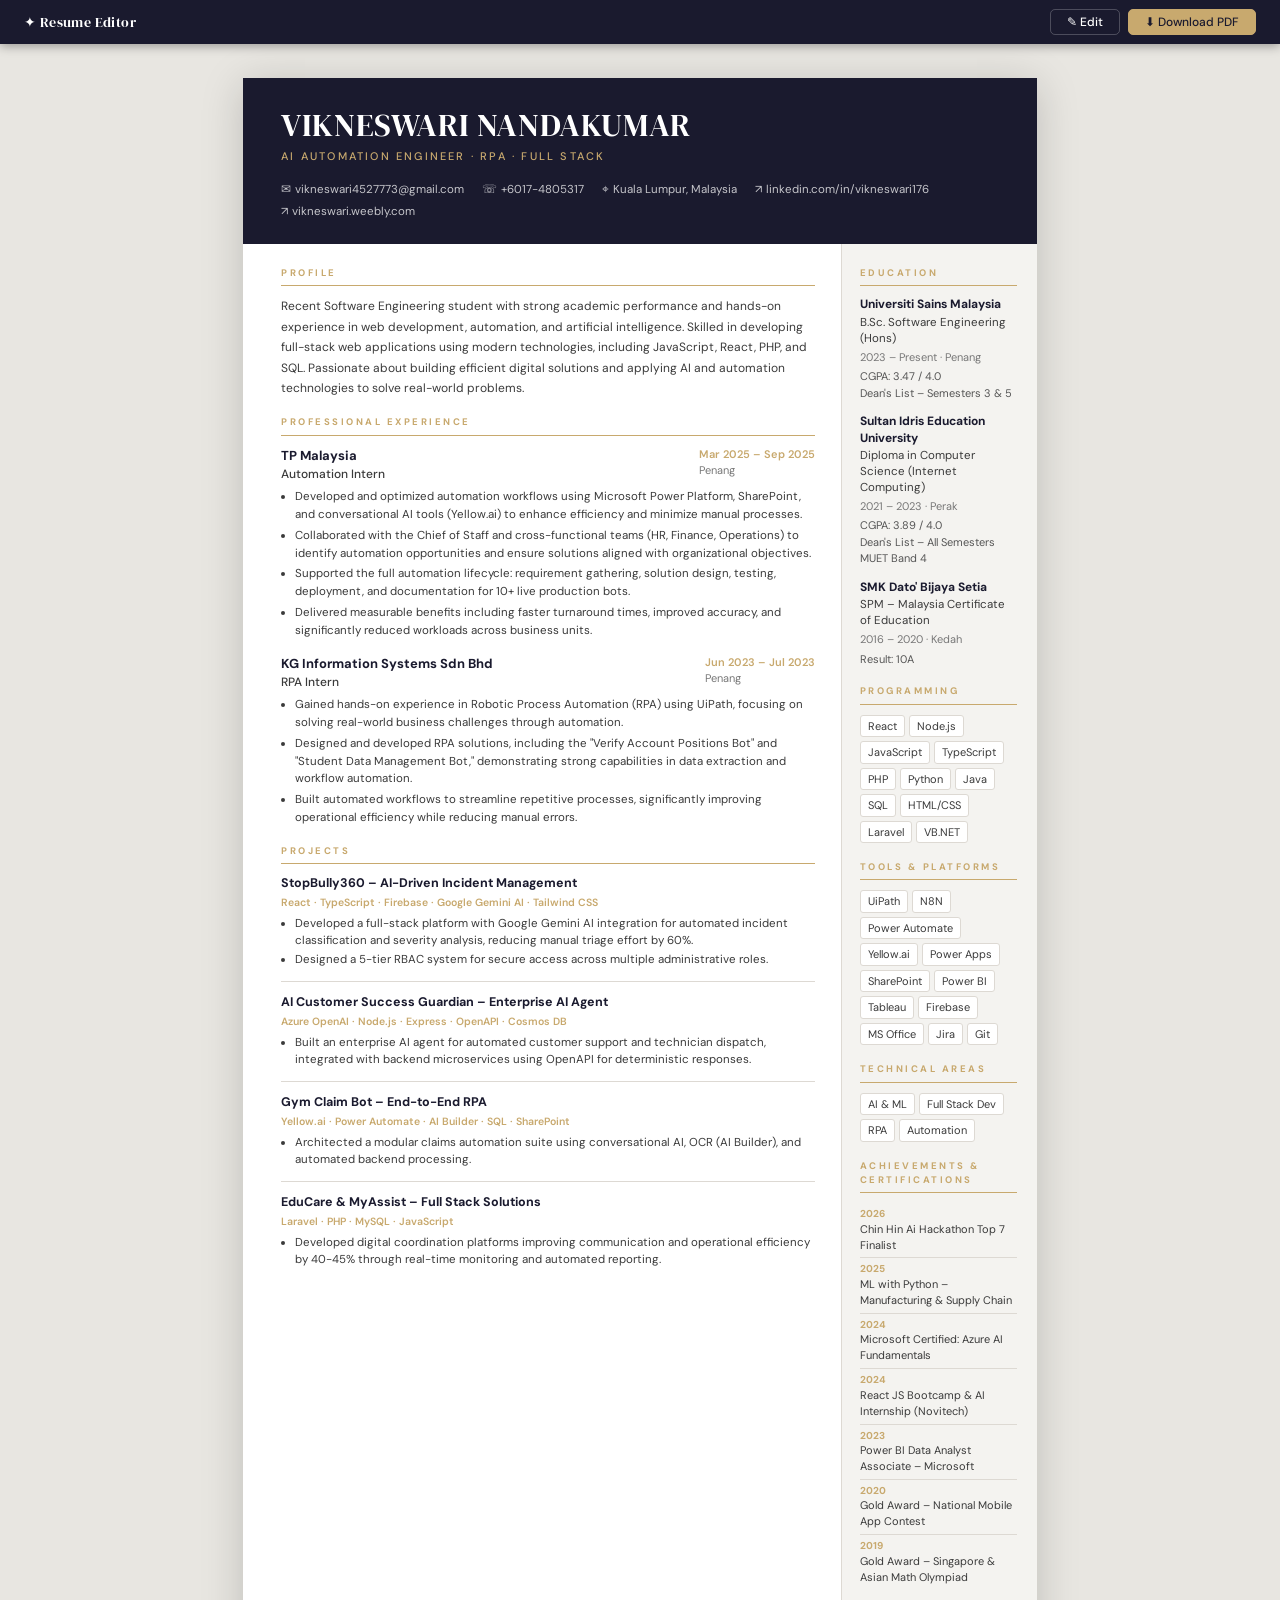
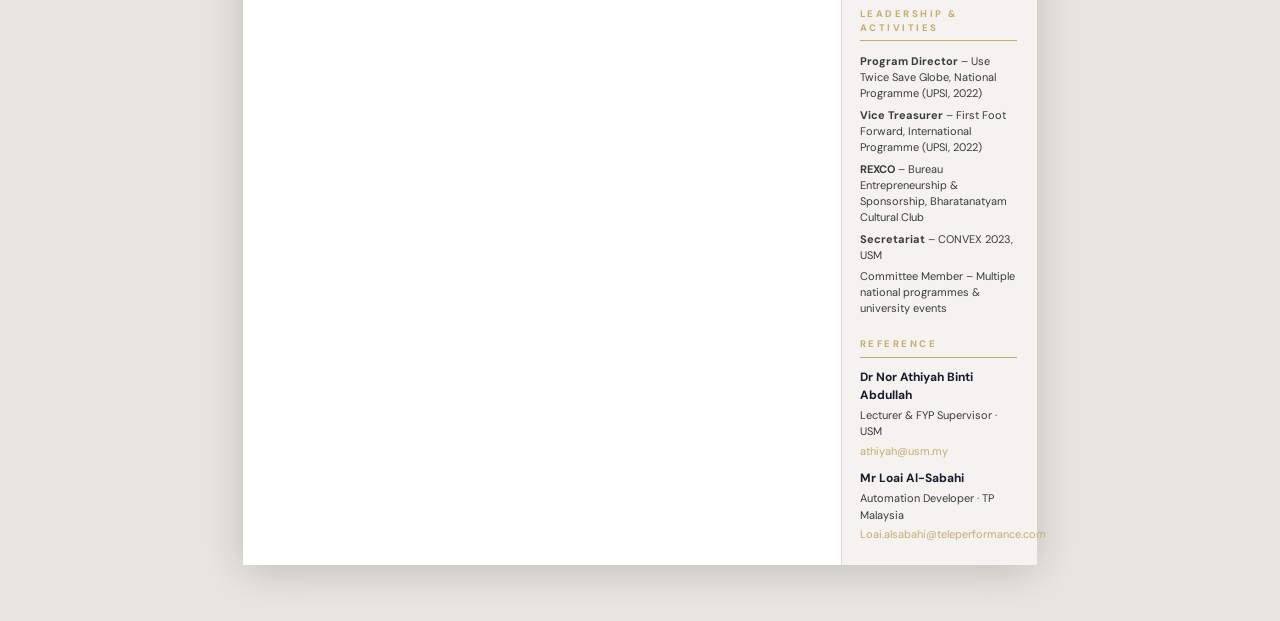
<file: vikneswari_resume (3).html>
<!DOCTYPE html>
<html lang="en">
<head>
<meta charset="UTF-8">
<meta name="viewport" content="width=device-width, initial-scale=1.0">
<title>Vikneswari N.A.N Nandakumar – Resume</title>
<link href="https://fonts.googleapis.com/css2?family=DM+Serif+Display&family=DM+Sans:ital,wght@0,300;0,400;0,500;0,600;1,400&display=swap" rel="stylesheet">
<style>
*, *::before, *::after { box-sizing: border-box; margin: 0; padding: 0; }

:root {
  --navy:    #1a1a2e;
  --gold:    #c8a96e;
  --side-bg: #f4f3f0;
  --border:  #ddd9d3;
  --muted:   #777;
  --body:    #2e2e2e;
  --white:   #fff;
}

body {
  font-family: 'DM Sans', sans-serif;
  background: #e8e6e1;
  color: var(--body);
  line-height: 1.5;
}

/* ── Toolbar ── */
#toolbar {
  position: fixed; top: 0; left: 0; right: 0; z-index: 99;
  background: var(--navy);
  display: flex; align-items: center; justify-content: space-between;
  padding: 9px 24px;
  box-shadow: 0 2px 10px rgba(0,0,0,.35);
}
#toolbar .t-title {
  font-family: 'DM Serif Display', serif;
  color: #fff; font-size: 14px; letter-spacing: .4px;
}
#toolbar .t-actions { display: flex; gap: 8px; align-items: center; }
.tbtn {
  padding: 6px 16px; border-radius: 5px; font-size: 12px;
  font-family: 'DM Sans', sans-serif; font-weight: 500;
  cursor: pointer; border: 1px solid rgba(255,255,255,.22);
  display: inline-flex; align-items: center; gap: 5px; line-height: 1;
  transition: background .15s;
}
.tbtn-ghost { background: transparent; color: #fff; }
.tbtn-ghost:hover { background: rgba(255,255,255,.1); }
.tbtn-gold  { background: var(--gold); color: var(--navy); border-color: var(--gold); }
.tbtn-gold:hover { background: #d4b87e; }

.edit-tip {
  display: none; position: fixed; bottom: 18px; right: 18px; z-index: 99;
  background: var(--gold); color: var(--navy);
  padding: 7px 14px; border-radius: 20px;
  font-size: 12px; font-weight: 600;
  box-shadow: 0 4px 14px rgba(0,0,0,.2);
}
body.editing .edit-tip { display: block; }

/* ── Page wrapper ── */
#page-wrap {
  margin-top: 50px;
  display: flex; justify-content: center;
  padding: 28px 12px 56px;
}

/* ── A4 sheet ── */
#resume {
  width: 210mm;
  min-height: 297mm;
  background: var(--white);
  box-shadow: 0 6px 40px rgba(0,0,0,.18);
  display: flex;
  flex-direction: column;
}

/* ══ HEADER ══ */
.rh {
  background: var(--navy);
  padding: 30px 38px 24px;
  color: #fff;
}
.rh-name {
  font-family: 'DM Serif Display', serif;
  font-size: 32px; letter-spacing: .6px; line-height: 1.1;
  color: #fff;
}
.rh-sub {
  color: var(--gold); font-size: 11px; font-weight: 500;
  letter-spacing: 2.2px; text-transform: uppercase;
  margin: 5px 0 16px;
}
.rh-contacts {
  display: flex; flex-wrap: wrap; gap: 5px 18px;
  font-size: 11.5px; color: rgba(255,255,255,.75);
}
.rh-contacts span { display: flex; align-items: center; gap: 4px; }

/* ══ BODY ══ */
.rb {
  display: grid;
  grid-template-columns: 1fr 195px;
  flex: 1;
}

.mc {
  padding: 22px 26px 22px 38px;
  border-right: 1px solid var(--border);
}

.sc {
  background: var(--side-bg);
  padding: 22px 20px 22px 18px;
}

/* ══ SECTION ══ */
.sec { margin-bottom: 17px; }
.sec:last-child { margin-bottom: 0; }

.sec-title {
  font-size: 9.5px; font-weight: 700;
  letter-spacing: 2.5px; text-transform: uppercase;
  color: var(--gold);
  border-bottom: 1.5px solid var(--gold);
  padding-bottom: 5px; margin-bottom: 10px;
}

/* ══ PROFILE ══ */
.profile-text { font-size: 12px; color: #3a3a3a; line-height: 1.7; }

/* ══ EXP ══ */
.exp { margin-bottom: 14px; }
.exp:last-child { margin-bottom: 0; }
.exp-top { display: flex; justify-content: space-between; align-items: flex-start; gap: 6px; }
.exp-co   { font-weight: 700; font-size: 13px; color: var(--navy); }
.exp-loc  { font-size: 11px; color: var(--muted); }
.exp-role { font-size: 12px; font-weight: 500; color: #3a3a3a; }
.exp-date { font-size: 11px; color: var(--gold); font-weight: 600; white-space: nowrap; text-align: right; }
.exp ul   { padding-left: 14px; margin-top: 5px; }
.exp ul li { font-size: 11.5px; color: #3a3a3a; margin-bottom: 3px; line-height: 1.55; }

/* ══ PROJECTS ══ */
.proj { margin-bottom: 11px; padding-bottom: 11px; border-bottom: 1px solid var(--border); }
.proj:last-child { border-bottom: none; margin-bottom: 0; padding-bottom: 0; }
.proj-name  { font-weight: 700; font-size: 12.5px; color: var(--navy); margin-bottom: 2px; }
.proj-stack { font-size: 10.5px; color: var(--gold); font-weight: 600; margin-bottom: 4px; }
.proj ul    { padding-left: 14px; }
.proj ul li { font-size: 11.5px; color: #3a3a3a; margin-bottom: 2px; line-height: 1.5; }

/* ══ EDUCATION ══ */
.edu { margin-bottom: 12px; }
.edu:last-child { margin-bottom: 0; }
.edu-school { font-weight: 700; font-size: 12px; color: var(--navy); line-height: 1.35; }
.edu-deg    { font-size: 11.5px; color: #3a3a3a; margin-top: 2px; line-height: 1.4; }
.edu-date   { font-size: 11px; color: var(--muted); margin-top: 2px; }
.edu-note   { font-size: 11px; color: #555; margin-top: 3px; line-height: 1.5; }

/* ══ SKILLS ══ */
.sec .tags { display: flex; flex-wrap: wrap; gap: 4px; }
.tag {
  background: var(--white); border: 1px solid var(--border);
  border-radius: 3px; padding: 2px 7px;
  font-size: 11px; color: #3a3a3a;
}

/* ══ ACHIEVEMENTS ══ */
.ach-list { list-style: none; padding: 0; }
.ach-list li {
  font-size: 11px; color: #3a3a3a;
  padding: 4px 0; border-bottom: 1px solid var(--border);
  line-height: 1.45;
}
.ach-list li:last-child { border-bottom: none; }
.ach-yr { display: block; font-size: 10px; color: var(--gold); font-weight: 700; }

/* ══ LEADERSHIP ══ */
.lead-list { list-style: none; padding: 0; }
.lead-list li { font-size: 11px; color: #3a3a3a; padding: 3px 0; line-height: 1.45; }
.lead-role { font-weight: 700; }

/* ══ REFERENCE ══ */
.ref-name  { font-weight: 700; font-size: 12px; color: var(--navy); }
.ref-title { font-size: 11px; color: #3a3a3a; margin-top: 3px; }
.ref-email { font-size: 11px; color: var(--gold); margin-top: 3px; }

/* ══ EDIT ══ */
[contenteditable] { outline: none; }
[contenteditable="true"]:hover { background: rgba(200,169,110,.08); border-radius: 2px; }
[contenteditable="true"]:focus { background: rgba(200,169,110,.14); border-radius: 2px; box-shadow: 0 0 0 1.5px var(--gold); }

/* ══ PRINT ══ */
@media print {
  @page { size: A4 portrait; margin: 0; }
  html, body { background: #fff !important; }
  #toolbar, .edit-tip { display: none !important; }
  #page-wrap { margin: 0; padding: 0; background: none; }
  #resume { width: 210mm; min-height: 297mm; box-shadow: none; }
  .rh, .sc, .tag { -webkit-print-color-adjust: exact; print-color-adjust: exact; }
}
</style>
</head>
<body>

<div id="toolbar">
  <span class="t-title">✦ Resume Editor</span>
  <div class="t-actions">
    <button class="tbtn tbtn-ghost" id="editBtn" onclick="toggleEdit()">✎ Edit</button>
    <button class="tbtn tbtn-gold" onclick="savePDF()">⬇ Download PDF</button>
  </div>
</div>
<div class="edit-tip">✎ Click any text to edit &nbsp;|&nbsp; Click "Done" when finished</div>

<div id="page-wrap">
<div id="resume">

  <!-- HEADER -->
  <div class="rh">
    <div class="rh-name" contenteditable="false">VIKNESWARI NANDAKUMAR</div>
    <div class="rh-sub"  contenteditable="false">AI Automation Engineer · RPA · Full Stack</div>
    <div class="rh-contacts">
      <span>✉ <span contenteditable="false">vikneswari4527773@gmail.com</span></span>
      <span>☏ <span contenteditable="false">+6017-4805317</span></span>
      <span>⌖ <span contenteditable="false">Kuala Lumpur, Malaysia</span></span>
      <span>↗ <span contenteditable="false">linkedin.com/in/vikneswari176</span></span>
      <span>↗ <span contenteditable="false">vikneswari.weebly.com</span></span>
    </div>
  </div>

  <!-- BODY -->
  <div class="rb">

    <!-- MAIN COLUMN -->
    <div class="mc">

      <div class="sec">
        <div class="sec-title">Profile</div>
        <p class="profile-text" contenteditable="false">Recent Software Engineering student with strong academic performance and hands-on experience in web development, automation, and artificial intelligence. Skilled in developing full-stack web applications using modern technologies, including JavaScript, React, PHP, and SQL. Passionate about building efficient digital solutions and applying AI and automation technologies to solve real-world problems.</p>
      </div>

      <div class="sec">
        <div class="sec-title">Professional Experience</div>

        <div class="exp">
          <div class="exp-top">
            <div>
              <div class="exp-co"   contenteditable="false">TP Malaysia</div>
              <div class="exp-role" contenteditable="false">Automation Intern</div>
            </div>
            <div>
              <div class="exp-date" contenteditable="false">Mar 2025 – Sep 2025</div>
              <div class="exp-loc"  contenteditable="false">Penang</div>
            </div>
          </div>
          <ul contenteditable="false">
            <li>Developed and optimized automation workflows using Microsoft Power Platform, SharePoint, and conversational AI tools (Yellow.ai) to enhance efficiency and minimize manual processes.</li>
            <li>Collaborated with the Chief of Staff and cross-functional teams (HR, Finance, Operations) to identify automation opportunities and ensure solutions aligned with organizational objectives.</li>
            <li>Supported the full automation lifecycle: requirement gathering, solution design, testing, deployment, and documentation for 10+ live production bots.</li>
            <li>Delivered measurable benefits including faster turnaround times, improved accuracy, and significantly reduced workloads across business units.</li>
          </ul>
        </div>

        <div class="exp">
          <div class="exp-top">
            <div>
              <div class="exp-co"   contenteditable="false">KG Information Systems Sdn Bhd</div>
              <div class="exp-role" contenteditable="false">RPA Intern</div>
            </div>
            <div>
              <div class="exp-date" contenteditable="false">Jun 2023 – Jul 2023</div>
              <div class="exp-loc"  contenteditable="false">Penang</div>
            </div>
          </div>
          <ul contenteditable="false">
            <li>Gained hands-on experience in Robotic Process Automation (RPA) using UiPath, focusing on solving real-world business challenges through automation.</li>
            <li>Designed and developed RPA solutions, including the "Verify Account Positions Bot" and "Student Data Management Bot," demonstrating strong capabilities in data extraction and workflow automation.</li>
            <li>Built automated workflows to streamline repetitive processes, significantly improving operational efficiency while reducing manual errors.</li>
          </ul>
        </div>
      </div>

      <div class="sec">
        <div class="sec-title">Projects</div>

        <div class="proj">
          <div class="proj-name"  contenteditable="false">StopBully360 – AI-Driven Incident Management</div>
          <div class="proj-stack" contenteditable="false">React · TypeScript · Firebase · Google Gemini AI · Tailwind CSS</div>
          <ul contenteditable="false">
            <li>Developed a full-stack platform with Google Gemini AI integration for automated incident classification and severity analysis, reducing manual triage effort by 60%.</li>
            <li>Designed a 5-tier RBAC system for secure access across multiple administrative roles.</li>
          </ul>
        </div>

        <div class="proj">
          <div class="proj-name"  contenteditable="false">AI Customer Success Guardian – Enterprise AI Agent</div>
          <div class="proj-stack" contenteditable="false">Azure OpenAI · Node.js · Express · OpenAPI · Cosmos DB</div>
          <ul contenteditable="false">
            <li>Built an enterprise AI agent for automated customer support and technician dispatch, integrated with backend microservices using OpenAPI for deterministic responses.</li>
          </ul>
        </div>

        <div class="proj">
          <div class="proj-name"  contenteditable="false">Gym Claim Bot – End-to-End RPA</div>
          <div class="proj-stack" contenteditable="false">Yellow.ai · Power Automate · AI Builder · SQL · SharePoint</div>
          <ul contenteditable="false">
            <li>Architected a modular claims automation suite using conversational AI, OCR (AI Builder), and automated backend processing.</li>
          </ul>
        </div>

        <div class="proj">
          <div class="proj-name"  contenteditable="false">EduCare & MyAssist – Full Stack Solutions</div>
          <div class="proj-stack" contenteditable="false">Laravel · PHP · MySQL · JavaScript</div>
          <ul contenteditable="false">
            <li>Developed digital coordination platforms improving communication and operational efficiency by 40-45% through real-time monitoring and automated reporting.</li>
          </ul>
        </div>

      </div>
    </div>

    <!-- SIDE COLUMN -->
    <div class="sc">

      <div class="sec">
        <div class="sec-title">Education</div>

        <div class="edu">
          <div class="edu-school" contenteditable="false">Universiti Sains Malaysia</div>
          <div class="edu-deg"    contenteditable="false">B.Sc. Software Engineering (Hons)</div>
          <div class="edu-date"   contenteditable="false">2023 – Present · Penang</div>
          <div class="edu-note"   contenteditable="false">CGPA: 3.47 / 4.0<br>Dean's List – Semesters 3 &amp; 5</div>
        </div>

        <div class="edu">
          <div class="edu-school" contenteditable="false">Sultan Idris Education University</div>
          <div class="edu-deg"    contenteditable="false">Diploma in Computer Science (Internet Computing)</div>
          <div class="edu-date"   contenteditable="false">2021 – 2023 · Perak</div>
          <div class="edu-note"   contenteditable="false">CGPA: 3.89 / 4.0<br>Dean's List – All Semesters<br>MUET Band 4</div>
        </div>

        <div class="edu">
          <div class="edu-school" contenteditable="false">SMK Dato' Bijaya Setia</div>
          <div class="edu-deg"    contenteditable="false">SPM – Malaysia Certificate of Education</div>
          <div class="edu-date"   contenteditable="false">2016 – 2020 · Kedah</div>
          <div class="edu-note"   contenteditable="false">Result: 10A</div>
        </div>
      </div>

      <div class="sec">
        <div class="sec-title">Programming</div>
        <div class="tags" contenteditable="false">
          <span class="tag">React</span><span class="tag">Node.js</span><span class="tag">JavaScript</span><span class="tag">TypeScript</span><span class="tag">PHP</span><span class="tag">Python</span><span class="tag">Java</span><span class="tag">SQL</span><span class="tag">HTML/CSS</span><span class="tag">Laravel</span><span class="tag">VB.NET</span>
        </div>
      </div>

      <div class="sec">
        <div class="sec-title">Tools &amp; Platforms</div>
        <div class="tags" contenteditable="false">
          <span class="tag">UiPath</span><span class="tag">N8N</span><span class="tag">Power Automate</span><span class="tag">Yellow.ai</span><span class="tag">Power Apps</span><span class="tag">SharePoint</span><span class="tag">Power BI</span><span class="tag">Tableau</span><span class="tag">Firebase</span><span class="tag">MS Office</span><span class="tag">Jira</span><span class="tag">Git</span>
        </div>
      </div>

      <div class="sec">
        <div class="sec-title">Technical Areas</div>
        <div class="tags" contenteditable="false">
          <span class="tag">AI &amp; ML</span><span class="tag">Full Stack Dev</span><span class="tag">RPA</span><span class="tag">Automation</span>
        </div>
      </div>

      <div class="sec">
        <div class="sec-title">Achievements &amp; Certifications</div>
        <ul class="ach-list" contenteditable="false">
          <li><span class="ach-yr">2026</span>Chin Hin Ai Hackathon Top 7 Finalist</li>
          <li><span class="ach-yr">2025</span>ML with Python – Manufacturing &amp; Supply Chain</li>
          <li><span class="ach-yr">2024</span>Microsoft Certified: Azure AI Fundamentals</li>
          <li><span class="ach-yr">2024</span>React JS Bootcamp &amp; AI Internship (Novitech)</li>
          <li><span class="ach-yr">2023</span>Power BI Data Analyst Associate – Microsoft</li>
          <li><span class="ach-yr">2020</span>Gold Award – National Mobile App Contest</li>
          <li><span class="ach-yr">2019</span>Gold Award – Singapore &amp; Asian Math Olympiad</li>
        </ul>
      </div>

      <div class="sec">
        <div class="sec-title">Leadership &amp; Activities</div>
        <ul class="lead-list" contenteditable="false">
          <li><span class="lead-role">Program Director</span> – Use Twice Save Globe, National Programme (UPSI, 2022)</li>
          <li><span class="lead-role">Vice Treasurer</span> – First Foot Forward, International Programme (UPSI, 2022)</li>
          <li><span class="lead-role">REXCO</span> – Bureau Entrepreneurship &amp; Sponsorship, Bharatanatyam Cultural Club</li>
          <li><span class="lead-role">Secretariat</span> – CONVEX 2023, USM</li>
          <li>Committee Member – Multiple national programmes &amp; university events</li>
        </ul>
      </div>

      <div class="sec">
        <div class="sec-title">Reference</div>
        <div class="ref-name"  contenteditable="false">Dr Nor Athiyah Binti Abdullah</div>
        <div class="ref-title" contenteditable="false">Lecturer &amp; FYP Supervisor · USM</div>
        <div class="ref-email" contenteditable="false">athiyah@usm.my</div>
        <div style="margin-top:10px"></div>
        <div class="ref-name"  contenteditable="false">Mr Loai Al-Sabahi</div>
        <div class="ref-title" contenteditable="false">Automation Developer · TP Malaysia</div>
        <div class="ref-email" contenteditable="false">Loai.alsabahi@teleperformance.com</div>
      </div>

    </div>
  </div>
</div>
</div>

<script>
let editing = false;

function toggleEdit() {
  editing = !editing;
  document.querySelectorAll('[contenteditable]').forEach(el =>
    el.setAttribute('contenteditable', editing ? 'true' : 'false')
  );
  document.getElementById('editBtn').textContent = editing ? '✓ Done' : '✎ Edit';
  document.body.classList.toggle('editing', editing);
}

function savePDF() {
  if (editing) toggleEdit();
  setTimeout(() => window.print(), 120);
}
</script>
</body>
</html>
</file>
<file: style.css>
/* ==========================================================================
   VIKII PORTFOLIO - MAIN STYLESHEET
   ========================================================================== */

/* --------------------------------------------------------------------------
   1. RESET & DESIGN TOKENS
   -------------------------------------------------------------------------- */
*,
*::before,
*::after {
  box-sizing: border-box;
  margin: 0;
  padding: 0;
}

:root {
  --ink: #050d1a;
  --deep: #080f1e;
  --panel: #0d1526;
  --glass: #0f172a;
  --edge: #1e293b;
  --line: #2d3b55;
  --teal: #00ffcc;
  --teal-glow: rgba(0, 255, 204, 0.4);
  --amber: #ffb300;
  --amber-glow: rgba(255, 179, 0, 0.4);
  --ice: #e2e8f0;
  --ghost: #64748b;
  --white: #f8fafc;
  --mid: #94a3b8;
}

[data-theme="light"] {
  --ink: #ffffff;
  --deep: #f8fafc;
  --panel: #ffffff;
  --glass: rgba(255, 255, 255, 0.95);
  --edge: #f1f5f9;
  --line: #e2e8f0;
  --teal: #0284c7;
  --teal-glow: rgba(2, 132, 199, 0.15);
  --amber: #b45309;
  --amber-glow: rgba(180, 83, 9, 0.15);
  --ice: #0f172a;
  --ghost: #64748b;
  --white: #0f172a;
  --mid: #475569;
}

/* --------------------------------------------------------------------------
   2. GLOBAL STYLES
   -------------------------------------------------------------------------- */
html {
  scroll-behavior: smooth;
  -webkit-font-smoothing: antialiased;
  -moz-osx-font-smoothing: grayscale;
}

body {
  background: linear-gradient(160deg, #080810 0%, #0c0c1a 30%, #0a0d1f 55%, #07070f 80%, #090912 100%);
  background-attachment: fixed;
  color: var(--white);
  font-family: 'Inter', 'Outfit', sans-serif;
  font-weight: 400;
  line-height: 1.6;
  overflow-x: hidden;
  transition: background 0.5s ease, color 0.3s ease;
}

[data-theme="light"] body {
  background: linear-gradient(135deg, #ffffff 0%, #fef2f2 25%, #f0f9ff 50%, #f0fdf4 75%, #ffffff 100%);
  background-attachment: fixed;
}

/* Container Wrapper */
.w {
  max-width: 1200px;
  margin: 0 auto;
  padding: 8rem 2.5rem;
  position: relative;
  z-index: 2;
}

/* Section Header */
.sh {
  margin-bottom: 4.5rem;
}

.stag {
  font-family: 'IBM Plex Mono', monospace;
  font-size: .65rem;
  font-weight: 600;
  letter-spacing: .3em;
  text-transform: uppercase;
  color: var(--teal);
  display: flex;
  align-items: center;
  gap: 1rem;
  margin-bottom: 1rem;
  text-shadow: 0 0 10px var(--teal-glow);
}

.stag::after {
  content: '';
  flex: 0 0 40px;
  height: 1px;
  background: var(--teal);
  box-shadow: 0 0 8px var(--teal);
}

.snum {
  color: var(--ghost);
  font-weight: 400;
}

.sh2 {
  font-family: 'Outfit', sans-serif;
  font-weight: 900;
  font-size: clamp(2.4rem, 5vw, 3.8rem);
  letter-spacing: -.02em;
  line-height: 1;
  color: var(--white);
  text-transform: uppercase;
}

/* --------------------------------------------------------------------------
   3. BACKGROUND & EFFECTS
   -------------------------------------------------------------------------- */
.grid-overlay {
  position: fixed;
  top: 0;
  left: 0;
  width: 100%;
  height: 100%;
  pointer-events: none;
  z-index: 1;
  opacity: 0;
  transition: opacity 0.5s ease;
}

[data-theme="light"] .grid-overlay {
  opacity: 0.4;
  background-image: radial-gradient(var(--line) 1px, transparent 1px);
  background-size: 32px 32px;
  mask-image: radial-gradient(ellipse at center, black, transparent 80%);
}

.bg-blob {
  position: fixed;
  width: 60vw;
  height: 60vw;
  border-radius: 50%;
  filter: blur(120px);
  z-index: 0;
  opacity: 0;
  pointer-events: none;
  transition: opacity 1s ease, transform 10s ease-in-out infinite alternate;
  animation: blob-move 15s ease-in-out infinite alternate;
}

[data-theme="light"] .bg-blob {
  opacity: 0.08;
}

.blob-1 {
  top: -20%;
  left: -10%;
  background: linear-gradient(45deg, #fbcfe8, #fbcfb0);
  animation-delay: 0s;
}

.blob-2 {
  bottom: -20%;
  right: -10%;
  background: linear-gradient(45deg, #bae6fd, #a7f3d0);
  animation-delay: -5s;
}

.gbg {
  position: fixed;
  inset: 0;
  z-index: 0;
  pointer-events: none;
  background-image: linear-gradient(rgba(0, 255, 204, .015) 1px, transparent 1px), linear-gradient(90deg, rgba(0, 255, 204, .015) 1px, transparent 1px);
  background-size: 50px 50px;
}

[data-theme="light"] .gbg {
  background-image: radial-gradient(circle at 20% 20%, rgba(0, 255, 204, 0.05) 0%, transparent 40%),
    radial-gradient(circle at 80% 80%, rgba(255, 179, 0, 0.05) 0%, transparent 40%);
  background-size: 100% 100%;
}

#sf {
  position: fixed;
  inset: 0;
  z-index: 0;
  pointer-events: none;
  opacity: .6;
}

/* --------------------------------------------------------------------------
   4. NAVIGATION BAR
   -------------------------------------------------------------------------- */
nav {
  position: fixed;
  top: 0;
  left: 0;
  right: 0;
  z-index: 500;
  display: flex;
  align-items: center;
  justify-content: space-between;
  padding: 1.2rem 4rem;
  border-bottom: 1px solid var(--edge);
  background: rgba(3, 6, 11, 0.85);
  backdrop-filter: blur(20px);
  transition: all 0.3s ease;
}

[data-theme="light"] nav {
  background: linear-gradient(135deg, rgba(255, 255, 255, 0.8), rgba(241, 245, 249, 0.8));
  border-bottom: 1px solid rgba(13, 148, 136, 0.15);
  box-shadow: 0 10px 40px rgba(0, 0, 0, 0.05);
}

.nlogo {
  font-family: 'IBM Plex Mono', monospace;
  font-size: .85rem;
  font-weight: 600;
  color: var(--teal);
  letter-spacing: .2em;
  display: flex;
  align-items: center;
  gap: .8rem;
  text-shadow: 0 0 10px var(--teal-glow);
}

.nbar {
  width: 24px;
  height: 2px;
  background: var(--teal);
  box-shadow: 0 0 8px var(--teal);
}

.nlinks {
  display: flex;
  gap: 3rem;
  list-style: none;
}

.nlinks a {
  font-family: 'IBM Plex Mono', monospace;
  font-size: .65rem;
  font-weight: 500;
  letter-spacing: .15em;
  text-transform: uppercase;
  color: var(--ghost);
  text-decoration: none;
  transition: all .3s ease;
  position: relative;
}

.nlinks a::after {
  content: '';
  position: absolute;
  bottom: -4px;
  left: 0;
  width: 0;
  height: 1px;
  background: var(--teal);
  transition: width 0.3s ease;
}

.nlinks a:hover::after,
.nlinks a.active::after {
  width: 100%;
}

.nlinks a:hover,
.nlinks a.active {
  color: var(--white);
  text-shadow: 0 0 8px rgba(255, 255, 255, 0.3);
}

.nstatus {
  display: flex;
  align-items: center;
  gap: .6rem;
  font-family: 'IBM Plex Mono', monospace;
  font-size: .7rem;
  color: var(--mid);
  background: rgba(255, 255, 255, 0.03);
  padding: 0.5rem 1rem;
  border-radius: 20px;
  border: 1px solid var(--edge);
}

[data-theme="light"] .nstatus {
  background: linear-gradient(to right, rgba(13, 148, 136, 0.1), rgba(13, 148, 136, 0.05));
  color: var(--teal);
  border-color: rgba(13, 148, 136, 0.2);
}

.nled {
  width: 7px;
  height: 7px;
  border-radius: 50%;
  background: var(--teal);
  box-shadow: 0 0 10px var(--teal);
  animation: pulse 2s ease infinite;
}

#t-toggle {
  width: 38px;
  height: 38px;
  border-radius: 50%;
  border: 1px solid var(--edge);
  background: rgba(255, 255, 255, 0.05);
  color: var(--ghost);
  display: flex;
  align-items: center;
  justify-content: center;
  cursor: pointer;
  transition: all 0.3s ease;
  font-size: 1.1rem;
  padding: 0;
}

#t-toggle:hover {
  border-color: var(--teal);
  color: var(--teal);
  background: rgba(0, 255, 204, 0.1);
  transform: rotate(15deg);
}

[data-theme="light"] #t-toggle {
  background: rgba(0, 0, 0, 0.05);
}

/* --------------------------------------------------------------------------
   5. HERO SECTION
   -------------------------------------------------------------------------- */
#hero {
  position: relative;
  min-height: 100vh;
  z-index: 2;
  display: grid;
  grid-template-columns: 1.1fr 0.9fr;
  align-items: center;
  padding: 8rem 4rem 4rem;
  gap: 4rem;
}

.heyebrow {
  font-family: 'IBM Plex Mono', monospace;
  font-size: .75rem;
  font-weight: 500;
  letter-spacing: .25em;
  text-transform: uppercase;
  color: var(--teal);
  display: flex;
  align-items: center;
  gap: 1.2rem;
  margin-bottom: 2rem;
  opacity: 0;
  animation: su .8s ease .2s forwards;
}

.heyebrow::before {
  content: '';
  width: 50px;
  height: 1px;
  background: var(--teal);
  box-shadow: 0 0 10px var(--teal);
}

.hname {
  font-family: 'Outfit', sans-serif;
  font-size: clamp(2.5rem, 6vw, 4.2rem);
  font-weight: 900;
  line-height: 1;
  letter-spacing: -.04em;
  color: var(--white);
  text-shadow: 0 10px 30px rgba(0, 0, 0, 0.5);
  opacity: 0;
  animation: su .9s ease .35s forwards;
}

.hn-pre {
  font-size: .38em;
  font-weight: 400;
  color: var(--teal);
  letter-spacing: .02em;
  display: block;
  margin-bottom: 0.2rem;
  text-transform: uppercase;
}

.hn-last {
  display: block;
  font-size: .45em;
  font-weight: 300;
  letter-spacing: .35em;
  text-transform: uppercase;
  color: var(--mid);
  margin-top: .3rem;
  background: linear-gradient(to right, var(--mid), var(--ghost));
  -webkit-background-clip: text;
  background-clip: text;
  -webkit-text-fill-color: transparent;
}

.htl {
  margin: 2.2rem 0 1.2rem;
  display: flex;
  align-items: center;
  gap: 1.2rem;
  opacity: 0;
  animation: su .9s ease .5s forwards;
}

.htl span {
  font-family: 'IBM Plex Mono', monospace;
  font-size: .85rem;
  font-weight: 600;
  color: var(--amber);
  letter-spacing: .12em;
  text-transform: uppercase;
  text-shadow: 0 0 15px var(--amber-glow);
}

.tdiv {
  flex: 1;
  height: 1px;
  background: linear-gradient(to right, var(--amber), transparent);
  box-shadow: 0 0 8px var(--amber-glow);
}

.hdesc {
  font-size: 1.15rem;
  color: var(--mid);
  font-weight: 300;
  max-width: 520px;
  line-height: 1.8;
  margin-bottom: 3rem;
  opacity: 0;
  animation: su .9s ease .65s forwards;
}

.hdesc strong {
  color: var(--white);
  font-weight: 600;
}

.hact {
  display: flex;
  gap: 1.2rem;
  align-items: center;
  opacity: 0;
  animation: su .9s ease .8s forwards;
}

.bteal {
  font-family: 'IBM Plex Mono', monospace;
  font-size: .8rem;
  font-weight: 600;
  letter-spacing: .15em;
  text-transform: uppercase;
  padding: 1rem 2.5rem;
  border-radius: 4px;
  background: var(--teal);
  color: var(--ink);
  border: none;
  cursor: pointer;
  text-decoration: none;
  transition: all .3s cubic-bezier(0.23, 1, 0.32, 1);
  display: inline-block;
  box-shadow: 0 10px 20px rgba(0, 255, 204, 0.2);
}

.bteal:hover {
  background: #33ffcc;
  box-shadow: 0 15px 30px rgba(0, 255, 204, 0.4);
  transform: translateY(-3px);
}

.bout {
  font-family: 'IBM Plex Mono', monospace;
  font-size: .8rem;
  font-weight: 500;
  letter-spacing: .15em;
  text-transform: uppercase;
  padding: 0.95rem 2.2rem;
  border-radius: 4px;
  background: rgba(255, 255, 255, 0.03);
  color: var(--ice);
  border: 1px solid var(--line);
  cursor: pointer;
  text-decoration: none;
  transition: all .3s ease;
  display: inline-block;
}

.bout:hover {
  border-color: var(--teal);
  color: var(--teal);
  background: rgba(0, 255, 204, 0.05);
  transform: translateY(-2px);
}

.hr {
  opacity: 0;
  animation: fi 1.2s ease .9s forwards;
  display: flex;
  align-items: center;
  justify-content: center;
}

/* Hero Terminal Widget */
.term {
  background: var(--panel);
  border: 1px solid var(--line);
  border-radius: 12px;
  width: 100%;
  max-width: 480px;
  box-shadow: 0 50px 100px rgba(0, 0, 0, 0.6), 0 0 0 1px rgba(255, 255, 255, 0.05);
  overflow: hidden;
  backdrop-filter: blur(10px);
}

.tbar {
  background: rgba(15, 23, 42, 0.9);
  padding: .8rem 1.2rem;
  display: flex;
  align-items: center;
  gap: .6rem;
  border-bottom: 1px solid var(--line);
}

.tdot {
  width: 11px;
  height: 11px;
  border-radius: 50%;
}

.ttitle {
  font-family: 'IBM Plex Mono', monospace;
  font-size: .72rem;
  font-weight: 500;
  color: var(--ghost);
  margin-left: .6rem;
}

.tbody {
  padding: 1.8rem;
  font-family: 'IBM Plex Mono', monospace;
  font-size: .82rem;
  line-height: 2;
}

.tl {
  display: flex;
  gap: .8rem;
}

.tp { color: var(--teal); }
.tc { color: var(--white); }
.to { color: var(--mid); padding-left: 1.2rem; }
.tk { color: var(--amber); }
.tv { color: var(--teal); }
.tb2 { height: .6rem; }
.blk { animation: blk 1s step-end infinite; }

.hstats {
  display: grid;
  grid-template-columns: repeat(3, 1fr);
  gap: 1px;
  background: var(--line);
  border-top: 1px solid var(--line);
}

.hs {
  background: var(--panel);
  padding: 1.2rem;
  text-align: center;
  transition: background 0.3s ease;
}

.hs:hover {
  background: rgba(255, 255, 255, 0.02);
}

.hsn {
  font-family: 'Outfit', sans-serif;
  font-weight: 800;
  font-size: 2.2rem;
  color: var(--teal);
  line-height: 1;
  text-shadow: 0 0 15px var(--teal-glow);
}

.hsl {
  font-family: 'IBM Plex Mono', monospace;
  font-size: .65rem;
  font-weight: 500;
  color: var(--ghost);
  letter-spacing: .12em;
  margin-top: .4rem;
  text-transform: uppercase;
}

/* --------------------------------------------------------------------------
   6. ABOUT SECTION
   -------------------------------------------------------------------------- */
#about {
  background: var(--deep);
}

.agrid {
  display: grid;
  grid-template-columns: 1fr 1.1fr;
  gap: 6rem;
  align-items: start;
}

.h-pfp-wrap {
  width: 120px;
  height: 120px;
  margin-bottom: 2rem;
  position: relative;
  opacity: 0;
  animation: su .8s ease .1s forwards;
}

.h-pfp {
  width: 100%;
  height: 100%;
  border-radius: 50%;
  object-fit: cover;
  border: 2px solid var(--teal);
  box-shadow: 0 0 20px var(--teal-glow);
}

.a-pfp-wrap {
  width: 100%;
  border-radius: 12px;
  overflow: hidden;
  border: 1px solid var(--line);
  background: var(--panel);
  position: relative;
  box-shadow: 0 20px 40px rgba(0, 0, 0, 0.4);
  margin-bottom: 2rem;
}

.a-pfp {
  width: 100%;
  height: auto;
  display: block;
  transition: transform 0.5s ease;
}

.a-pfp-wrap:hover .a-pfp {
  transform: scale(1.05);
}

.abp {
  color: var(--mid);
  font-size: 1.1rem;
  font-weight: 400;
  line-height: 1.9;
  margin-bottom: 1.5rem;
}

.abp strong {
  color: var(--white);
  font-weight: 700;
  letter-spacing: -0.01em;
}

.aedu {
  margin-top: 3.5rem;
}

.eitem {
  border-left: 2px solid var(--line);
  padding: 0 0 2rem 2rem;
  position: relative;
}

.eitem:last-child {
  padding-bottom: 0;
}

.eitem::before {
  content: '';
  position: absolute;
  left: -7px;
  top: 6px;
  width: 12px;
  height: 12px;
  border-radius: 50%;
  background: var(--ink);
  border: 3px solid var(--teal);
  box-shadow: 0 0 10px var(--teal);
}

.eperiod {
  font-family: 'IBM Plex Mono', monospace;
  font-size: .72rem;
  font-weight: 600;
  color: var(--teal);
  letter-spacing: .12em;
  margin-bottom: .5rem;
  text-transform: uppercase;
}

.edeg {
  font-size: 1.1rem;
  font-weight: 700;
  color: var(--white);
  letter-spacing: -0.02em;
}

.eschool {
  font-size: .95rem;
  color: var(--mid);
  margin-top: .2rem;
  font-weight: 400;
}

.ecgpa {
  display: inline-flex;
  align-items: center;
  gap: .5rem;
  margin-top: .6rem;
  padding: .3rem 1rem;
  background: rgba(0, 255, 204, 0.08);
  border: 1px solid rgba(0, 255, 204, 0.2);
  border-radius: 4px;
  font-family: 'IBM Plex Mono', monospace;
  font-size: .72rem;
  font-weight: 600;
  color: var(--teal);
}

.ar {
  display: flex;
  flex-direction: column;
  gap: 1.8rem;
}

.ib {
  background: var(--panel);
  border: 1px solid var(--line);
  border-radius: 8px;
  padding: 2rem;
  position: relative;
  overflow: hidden;
  transition: all .4s cubic-bezier(0.23, 1, 0.32, 1);
  box-shadow: 0 10px 30px rgba(0, 0, 0, 0.2);
  height: 100%;
}

.ib:hover {
  border-color: rgba(0, 255, 204, 0.3);
  transform: translateY(-6px);
  box-shadow: 0 15px 40px rgba(0, 0, 0, 0.4);
}

.ib::before {
  content: '';
  position: absolute;
  left: 0;
  top: 0;
  bottom: 0;
  width: 3px;
  background: var(--teal);
  opacity: 0;
  transition: opacity .3s;
  box-shadow: 0 0 15px var(--teal);
}

.ib:hover::before {
  opacity: 1;
}

.ibl {
  font-family: 'IBM Plex Mono', monospace;
  font-size: .7rem;
  font-weight: 600;
  color: var(--ghost);
  letter-spacing: .2em;
  text-transform: uppercase;
  margin-bottom: 1rem;
}

.ibc {
  font-size: 1.05rem;
  color: var(--ice);
  font-weight: 500;
  line-height: 1.6;
}

.acards {
  display: grid;
  grid-template-columns: repeat(auto-fit, minmax(320px, 1fr));
  gap: 1.8rem;
  margin-top: 4rem;
}

/* --------------------------------------------------------------------------
   7. SKILLS SECTION
   -------------------------------------------------------------------------- */
#skills {
  background: var(--ink);
}

.sklayout {
  display: grid;
  grid-template-columns: 260px 1fr;
  gap: 3.5rem;
  align-items: start;
}

.sknav {
  display: flex;
  flex-direction: column;
  gap: .8rem;
}

.sktab {
  font-family: 'IBM Plex Mono', monospace;
  font-size: .78rem;
  font-weight: 600;
  letter-spacing: .15em;
  text-transform: uppercase;
  padding: 1rem 1.5rem;
  border-radius: 6px;
  background: var(--panel);
  border: 1px solid var(--line);
  color: var(--ghost);
  cursor: pointer;
  text-align: left;
  transition: all .3s cubic-bezier(0.23, 1, 0.32, 1);
  display: flex;
  align-items: center;
  gap: .8rem;
}

.sktab:hover {
  color: var(--ice);
  border-color: var(--mid);
  transform: translateX(5px);
}

.sktab.on {
  background: rgba(0, 255, 204, 0.1);
  border-color: rgba(0, 255, 204, 0.4);
  color: var(--teal);
  box-shadow: 0 0 20px rgba(0, 255, 204, 0.1);
}

.sktn {
  color: var(--ghost);
  font-size: .65rem;
  font-weight: 400;
}

.skpan {
  display: none;
  animation: fi 0.5s ease forwards;
}

.skpan.on {
  display: block;
}

.skptit {
  font-family: 'Outfit', sans-serif;
  font-weight: 800;
  font-size: 2.2rem;
  letter-spacing: -0.02em;
  color: var(--white);
  margin-bottom: .8rem;
  text-transform: uppercase;
}

.skpdesc {
  font-size: 1.05rem;
  color: var(--mid);
  font-weight: 400;
  line-height: 1.7;
  margin-bottom: 2rem;
  max-width: 600px;
}

.chips {
  display: flex;
  flex-wrap: wrap;
  gap: .7rem;
}

.chip {
  font-family: 'IBM Plex Mono', monospace;
  font-size: .78rem;
  font-weight: 500;
  letter-spacing: .08em;
  padding: .5rem 1.2rem;
  border-radius: 4px;
  background: var(--panel);
  border: 1px solid var(--line);
  color: var(--ice);
  transition: all .3s ease;
}

.chip:hover {
  border-color: var(--teal);
  color: var(--teal);
  background: rgba(0, 255, 204, 0.05);
  transform: translateY(-3px);
}

.chip.k {
  border-color: rgba(0, 255, 204, 0.4);
  color: var(--teal);
  background: rgba(0, 255, 204, 0.08);
  font-weight: 600;
}

/* --------------------------------------------------------------------------
   8. EXPERIENCE SECTION
   -------------------------------------------------------------------------- */
#experience {
  background: var(--deep);
}

.expgrid {
  display: grid;
  grid-template-columns: 1fr 1fr;
  gap: 2.5rem;
}

.expcard {
  background: var(--panel);
  border: 1px solid var(--line);
  border-radius: 12px;
  padding: 2.5rem;
  position: relative;
  overflow: hidden;
  transition: all .4s cubic-bezier(0.23, 1, 0.32, 1);
  box-shadow: 0 20px 50px rgba(0, 0, 0, 0.3);
}

.expcard::before {
  content: '';
  position: absolute;
  top: 0;
  left: 0;
  right: 0;
  height: 3px;
  background: linear-gradient(to right, var(--teal), transparent);
  opacity: 0;
  transition: opacity 0.3s;
  box-shadow: 0 0 15px var(--teal-glow);
}

.expcard:hover {
  border-color: rgba(0, 255, 204, 0.3);
  transform: translateY(-8px);
  box-shadow: 0 30px 60px rgba(0, 0, 0, 0.5);
}

.expcard:hover::before {
  opacity: 1;
}

.eperiod2 {
  font-family: 'IBM Plex Mono', monospace;
  font-size: .75rem;
  font-weight: 600;
  color: var(--teal);
  letter-spacing: .15em;
  margin-bottom: .8rem;
  text-transform: uppercase;
}

.erole {
  font-family: 'Outfit', sans-serif;
  font-weight: 800;
  font-size: 1.8rem;
  letter-spacing: -0.02em;
  color: var(--white);
  margin-bottom: .4rem;
  text-transform: uppercase;
}

.eco {
  font-size: 1rem;
  color: var(--mid);
  margin-bottom: 1.5rem;
  font-weight: 500;
  letter-spacing: 0.02em;
}

.epoints {
  list-style: none;
  display: flex;
  flex-direction: column;
  gap: .8rem;
}

.epoints li {
  font-size: .95rem;
  color: var(--mid);
  font-weight: 400;
  line-height: 1.7;
  padding-left: 1.5rem;
  position: relative;
}

.epoints li::before {
  content: '→';
  position: absolute;
  left: 0;
  color: var(--teal);
  font-weight: 700;
  font-size: .9rem;
  top: 0.1rem;
}

/* --------------------------------------------------------------------------
   9. PROJECTS SECTION
   -------------------------------------------------------------------------- */
#projects {
  background: var(--ink);
}

.pfilt {
  display: flex;
  gap: .8rem;
  flex-wrap: wrap;
  margin-bottom: 3rem;
}

.fb {
  font-family: 'IBM Plex Mono', monospace;
  font-size: .75rem;
  font-weight: 600;
  letter-spacing: .15em;
  text-transform: uppercase;
  padding: .6rem 1.6rem;
  border-radius: 4px;
  background: var(--panel);
  border: 1px solid var(--line);
  color: var(--ghost);
  cursor: pointer;
  transition: all .3s cubic-bezier(0.23, 1, 0.32, 1);
}

.fb:hover {
  color: var(--ice);
  border-color: var(--mid);
  transform: translateY(-2px);
}

.fb.on {
  background: rgba(0, 255, 204, 0.12);
  border-color: rgba(0, 255, 204, 0.5);
  color: var(--teal);
  box-shadow: 0 0 20px rgba(0, 255, 204, 0.1);
}

.pgrid {
  display: grid;
  grid-template-columns: 1fr 1fr;
  gap: 2.5rem;
}

.pc {
  background: var(--panel);
  border: 1px solid var(--line);
  border-radius: 12px;
  padding: 2.5rem;
  display: flex;
  flex-direction: column;
  gap: 1.2rem;
  position: relative;
  overflow: hidden;
  transition: all .4s cubic-bezier(0.23, 1, 0.32, 1);
  box-shadow: 0 20px 50px rgba(0, 0, 0, 0.3);
}

.pc.ft {
  grid-column: span 2;
}

.pc:hover {
  border-color: rgba(0, 255, 204, 0.4);
  transform: translateY(-10px);
  box-shadow: 0 40px 80px rgba(0, 0, 0, 0.6);
}

.pnum {
  font-family: 'IBM Plex Mono', monospace;
  font-size: .68rem;
  font-weight: 600;
  color: var(--ghost);
  letter-spacing: .15em;
  text-transform: uppercase;
}

.pico {
  font-size: 2.2rem;
  margin-bottom: 0.5rem;
  filter: drop-shadow(0 0 10px rgba(255, 255, 255, 0.1));
}

.pname {
  font-family: 'Outfit', sans-serif;
  font-weight: 800;
  font-size: 2rem;
  letter-spacing: -0.02em;
  color: var(--white);
  text-transform: uppercase;
}

.pdesc {
  font-size: 1rem;
  color: var(--mid);
  font-weight: 400;
  line-height: 1.8;
  flex: 1;
}

.pdesc ul {
  list-style: none;
  margin-top: 1rem;
  display: flex;
  flex-direction: column;
  gap: 0.5rem;
}

.pdesc ul li {
  position: relative;
  padding-left: 1.2rem;
  font-size: 0.9rem;
  line-height: 1.5;
}

.pdesc ul li::before {
  content: '→';
  position: absolute;
  left: 0;
  color: var(--teal);
  font-weight: 700;
}

.pstack {
  display: flex;
  flex-wrap: wrap;
  gap: .6rem;
  margin-top: 0.5rem;
}

.stk {
  font-family: 'IBM Plex Mono', monospace;
  font-size: .72rem;
  font-weight: 600;
  padding: .3rem .9rem;
  border-radius: 4px;
  background: rgba(0, 255, 204, 0.08);
  border: 1px solid rgba(0, 255, 204, 0.25);
  color: var(--teal);
}

.parr {
  position: absolute;
  top: 2.2rem;
  right: 2.2rem;
  font-size: 1.5rem;
  color: var(--ghost);
  transition: all .4s cubic-bezier(0.175, 0.885, 0.32, 1.275);
}

.pc:hover .parr {
  color: var(--teal);
  transform: rotate(45deg) scale(1.2);
  text-shadow: 0 0 15px var(--teal-glow);
}

.p-links {
  display: flex;
  flex-wrap: wrap;
  gap: 0.8rem;
  margin-top: 1.5rem;
}

.plink {
  font-family: 'IBM Plex Mono', monospace;
  font-size: 0.7rem;
  font-weight: 600;
  color: var(--teal);
  text-decoration: none;
  display: inline-flex;
  align-items: center;
  gap: 0.4rem;
  transition: all 0.3s ease;
  padding: 0.4rem 0.8rem;
  border: 1px solid var(--teal-glow);
  border-radius: 4px;
  background: rgba(0, 255, 204, 0.05);
}

.plink:hover {
  background: var(--teal);
  color: var(--ink);
  box-shadow: 0 0 15px var(--teal-glow);
  transform: translateY(-2px);
}

/* --------------------------------------------------------------------------
   10. ACHIEVEMENTS SECTION
   -------------------------------------------------------------------------- */
#achievements {
  background: var(--deep);
}

.achgrid {
  display: grid;
  grid-template-columns: repeat(3, 1fr);
  gap: 1.5rem;
}

.achc {
  background: var(--panel);
  border: 1px solid var(--line);
  border-radius: 12px;
  padding: 2rem;
  transition: all .4s cubic-bezier(0.23, 1, 0.32, 1);
  position: relative;
  overflow: hidden;
  box-shadow: 0 10px 30px rgba(0, 0, 0, 0.2);
}

.achc::after {
  content: '';
  position: absolute;
  bottom: 0;
  left: 0;
  right: 0;
  height: 2px;
  background: linear-gradient(to right, transparent, var(--teal), transparent);
  opacity: 0;
  transition: opacity 0.3s;
  box-shadow: 0 0 15px var(--teal);
}

.achc:hover {
  border-color: rgba(0, 255, 204, 0.35);
  transform: translateY(-6px);
  box-shadow: 0 20px 40px rgba(0, 0, 0, 0.4);
}

.achc:hover::after {
  opacity: 1;
}

.achi {
  font-size: 2rem;
  display: block;
  margin-bottom: 1rem;
  filter: drop-shadow(0 0 8px rgba(255, 255, 255, 0.1));
}

.achn {
  font-size: 1.05rem;
  font-weight: 700;
  color: var(--white);
  margin-bottom: .5rem;
  line-height: 1.4;
  letter-spacing: -0.01em;
}

.achis {
  font-family: 'IBM Plex Mono', monospace;
  font-size: .7rem;
  font-weight: 600;
  color: var(--teal);
  letter-spacing: .12em;
  text-transform: uppercase;
}

.achc-footer {
  margin-top: 1rem;
  display: flex;
  align-items: center;
}

.cert-view-btn {
  font-family: 'IBM Plex Mono', monospace;
  font-size: .65rem;
  font-weight: 700;
  letter-spacing: .12em;
  text-transform: uppercase;
  padding: .35rem .9rem;
  border-radius: 4px;
  border: 1px solid rgba(0, 255, 204, 0.3);
  color: var(--teal);
  background: rgba(0, 255, 204, 0.05);
  text-decoration: none;
  display: inline-flex;
  align-items: center;
  gap: .4rem;
  transition: all .25s cubic-bezier(0.23, 1, 0.32, 1);
}

.cert-view-btn:hover {
  background: var(--teal);
  color: var(--ink);
  border-color: var(--teal);
  box-shadow: 0 0 12px var(--teal-glow);
  transform: translateY(-2px);
}

/* --------------------------------------------------------------------------
   11. LEADERSHIP SECTION
   -------------------------------------------------------------------------- */
#leadership {
  background: var(--ink);
}

.llist {
  display: flex;
  flex-direction: column;
  gap: 1.2rem;
}

.litem {
  background: var(--panel);
  border: 1px solid var(--line);
  border-radius: 10px;
  padding: 1.5rem 2rem;
  display: flex;
  align-items: center;
  gap: 1.8rem;
  transition: all .3s cubic-bezier(0.23, 1, 0.32, 1);
  box-shadow: 0 10px 30px rgba(0, 0, 0, 0.15);
}

.litem:hover {
  border-color: rgba(0, 255, 204, 0.3);
  background: rgba(0, 255, 204, 0.03);
  transform: translateX(10px);
  box-shadow: 0 15px 40px rgba(0, 0, 0, 0.3);
}

.lic {
  font-size: 1.8rem;
  width: 40px;
  flex-shrink: 0;
  filter: drop-shadow(0 0 8px rgba(255, 255, 255, 0.1));
}

.lti {
  font-size: 1.1rem;
  font-weight: 700;
  color: var(--white);
  margin-bottom: .25rem;
  letter-spacing: -0.01em;
}

.lor {
  font-size: .95rem;
  color: var(--mid);
  font-weight: 400;
}

/* --------------------------------------------------------------------------
   12. CONTACT SECTION
   -------------------------------------------------------------------------- */
#contact {
  background: var(--deep);
  border-top: 1px solid var(--line);
}

.clayout {
  display: grid;
  grid-template-columns: 1fr 1fr;
  gap: 6rem;
  align-items: center;
}

.bigt {
  font-family: 'Outfit', sans-serif;
  font-weight: 900;
  font-size: clamp(2rem, 5vw, 3.5rem);
  line-height: 0.9;
  letter-spacing: -0.04em;
  margin-bottom: 2rem;
  text-transform: uppercase;
}

.bigt span {
  color: var(--teal);
  text-shadow: 0 0 30px var(--teal-glow);
}

.cleftp {
  font-size: 1.1rem;
  color: var(--mid);
  font-weight: 400;
  line-height: 1.8;
  margin-bottom: 2.5rem;
  max-width: 500px;
}

.cemail {
  display: flex;
  align-items: center;
  gap: 1.2rem;
  padding: 1.2rem 1.8rem;
  background: var(--panel);
  border: 1px solid var(--line);
  border-radius: 8px;
  margin-bottom: 2rem;
  transition: all 0.3s ease;
  box-shadow: 0 10px 30px rgba(0, 0, 0, 0.2);
}

.cemail:hover {
  border-color: var(--teal);
  box-shadow: 0 15px 40px rgba(0, 0, 255, 0.1);
}

.eaddr {
  font-family: 'IBM Plex Mono', monospace;
  font-size: .95rem;
  font-weight: 600;
  color: var(--teal);
  flex: 1;
}

.cpbtn {
  font-family: 'IBM Plex Mono', monospace;
  font-size: .72rem;
  font-weight: 700;
  letter-spacing: .12em;
  padding: .4rem 1rem;
  border-radius: 4px;
  border: 1px solid var(--line);
  color: var(--ghost);
  background: rgba(255, 255, 255, 0.03);
  cursor: pointer;
  transition: all .2s;
  text-transform: uppercase;
}

.cpbtn:hover {
  border-color: var(--teal);
  color: var(--teal);
  background: rgba(0, 255, 204, 0.05);
}

.clinks {
  display: flex;
  gap: 1rem;
}

.clink {
  font-family: 'IBM Plex Mono', monospace;
  font-size: .78rem;
  font-weight: 600;
  letter-spacing: .15em;
  text-transform: uppercase;
  padding: .8rem 1.8rem;
  border-radius: 6px;
  border: 1px solid var(--line);
  color: var(--ice);
  background: var(--panel);
  text-decoration: none;
  transition: all .3s cubic-bezier(0.23, 1, 0.32, 1);
  box-shadow: 0 10px 25px rgba(0, 0, 0, 0.2);
}

.clink:hover {
  border-color: var(--teal);
  color: var(--teal);
  background: rgba(0, 255, 204, 0.08);
  transform: translateY(-4px);
  box-shadow: 0 15px 35px rgba(0, 0, 0, 0.3);
}

.cright {
  display: flex;
  flex-direction: column;
  gap: 1.2rem;
}

.ccard {
  background: var(--panel);
  border: 1px solid var(--line);
  border-radius: 10px;
  padding: 1.8rem;
  display: flex;
  align-items: center;
  gap: 1.5rem;
  transition: all .3s cubic-bezier(0.23, 1, 0.32, 1);
  box-shadow: 0 10px 30px rgba(0, 0, 0, 0.15);
}

.ccard:hover {
  border-color: rgba(0, 255, 204, 0.3);
  transform: translateX(8px);
  box-shadow: 0 15px 40px rgba(0, 0, 0, 0.3);
}

.ccl {
  font-family: 'IBM Plex Mono', monospace;
  font-size: .68rem;
  font-weight: 600;
  color: var(--ghost);
  letter-spacing: .15em;
  text-transform: uppercase;
  margin-bottom: .3rem;
}

.ccv {
  font-size: 1.05rem;
  color: var(--ice);
  font-weight: 600;
  letter-spacing: -0.01em;
}

.avbadge {
  display: inline-flex;
  align-items: center;
  gap: .8rem;
  padding: .7rem 1.5rem;
  border-radius: 50px;
  background: rgba(0, 255, 204, 0.1);
  border: 1px solid rgba(0, 255, 204, 0.3);
  font-family: 'IBM Plex Mono', monospace;
  font-size: .75rem;
  font-weight: 700;
  color: var(--teal);
  letter-spacing: .15em;
  text-transform: uppercase;
  margin-bottom: 2rem;
  box-shadow: 0 0 20px rgba(0, 255, 204, 0.1);
}

.avdot {
  width: 8px;
  height: 8px;
  border-radius: 50%;
  background: var(--teal);
  box-shadow: 0 0 12px var(--teal);
  animation: pulse 2s ease infinite;
}

.cform {
  margin-top: 3rem;
  display: flex;
  flex-direction: column;
  gap: 1.2rem;
}

.finp {
  background: rgba(255, 255, 255, 0.03);
  border: 1px solid var(--line);
  border-radius: 6px;
  padding: 1.1rem;
  color: var(--white);
  width: 100%;
  font-family: inherit;
}

.farea {
  min-height: 150px;
  resize: vertical;
}

.fbtn {
  align-self: flex-start;
  margin-top: 0.5rem;
}

/* --------------------------------------------------------------------------
   13. FOOTER & BACK TO TOP
   -------------------------------------------------------------------------- */
footer {
  background: var(--ink);
  border-top: 1px solid var(--line);
  padding: 2rem 4rem;
  z-index: 2;
  position: relative;
  display: flex;
  align-items: center;
  justify-content: space-between;
}

.fl,
.fr {
  font-family: 'IBM Plex Mono', monospace;
  font-size: .75rem;
  font-weight: 500;
  color: var(--ghost);
  letter-spacing: .1em;
}

.fr span {
  color: var(--teal);
  font-weight: 700;
}

#btt {
  position: fixed;
  bottom: 2rem;
  right: 2rem;
  width: 45px;
  height: 45px;
  background: var(--panel);
  border: 1px solid var(--line);
  border-radius: 50%;
  color: var(--teal);
  display: flex;
  align-items: center;
  justify-content: center;
  cursor: pointer;
  z-index: 1000;
  opacity: 0;
  visibility: hidden;
  transition: all 0.4s cubic-bezier(0.23, 1, 0.32, 1);
  box-shadow: 0 10px 30px rgba(0, 0, 0, 0.5);
  backdrop-filter: blur(10px);
}

#btt.vis {
  opacity: 1;
  visibility: visible;
  transform: translateY(0);
}

#btt:hover {
  border-color: var(--teal);
  background: rgba(0, 255, 204, 0.1);
  transform: translateY(-5px);
  box-shadow: 0 15px 40px var(--teal-glow);
}

/* --------------------------------------------------------------------------
   14. ANIMATIONS & REVEAL EFFECTS
   -------------------------------------------------------------------------- */
.rev {
  opacity: 0;
  transform: translateY(40px) scale(0.98);
  filter: blur(10px);
  transition: opacity 1s cubic-bezier(0.23, 1, 0.32, 1), transform 1s cubic-bezier(0.23, 1, 0.32, 1), filter 1s cubic-bezier(0.23, 1, 0.32, 1);
}

.rev.vis {
  opacity: 1;
  transform: none;
  filter: blur(0);
}

.d1 { transition-delay: .1s; }
.d2 { transition-delay: .2s; }
.d3 { transition-delay: .3s; }
.d4 { transition-delay: .4s; }
.d5 { transition-delay: .5s; }

@keyframes su {
  from {
    opacity: 0;
    transform: translateY(40px);
  }
  to {
    opacity: 1;
    transform: none;
  }
}

@keyframes fi {
  from { opacity: 0; }
  to { opacity: 1; }
}

@keyframes blk {
  0%, 100% { opacity: 1; }
  50% { opacity: 0; }
}

@keyframes pulse {
  0%, 100% { box-shadow: 0 0 0 0 rgba(0, 255, 204, 0.4); }
  70% { box-shadow: 0 0 0 10px transparent; }
}

@keyframes blob-move {
  from { transform: translate(0, 0) scale(1); }
  to { transform: translate(10%, 10%) scale(1.1); }
}

/* --------------------------------------------------------------------------
   15. RESPONSIVE BREAKPOINTS
   -------------------------------------------------------------------------- */
@media(max-width: 960px) {
  nav {
    padding: 1rem 2rem;
  }

  .nlinks {
    display: none;
  }

  #hero {
    grid-template-columns: 1fr;
    padding: 8rem 2rem 4rem;
    text-align: center;
  }

  .heyebrow {
    justify-content: center;
  }

  .h-pfp-wrap {
    margin: 0 auto 2.5rem;
  }

  .htl {
    justify-content: center;
  }

  .hdesc {
    margin: 0 auto 2.5rem;
  }

  .hact {
    justify-content: center;
  }

  .agrid,
  .expgrid,
  .clayout,
  .sklayout,
  .pgrid {
    grid-template-columns: 1fr;
    gap: 3rem;
  }

  .achcards, .acards {
    grid-template-columns: 1fr;
  }

  .achgrid {
    grid-template-columns: 1fr 1fr;
  }

  .pc.ft {
    grid-column: span 1;
  }

  .w {
    padding: 5rem 2rem;
  }

  footer {
    flex-direction: column;
    gap: 1rem;
    text-align: center;
    padding: 2rem;
  }
}

@media(max-width: 600px) {
  .achgrid {
    grid-template-columns: 1fr;
  }

  .hstats {
    grid-template-columns: 1fr;
  }

  .sh2 {
    font-size: 2.8rem;
  }
}

@media(max-width: 480px) {
  .term {
    max-width: 100%;
    font-size: 0.7rem;
  }

  .tbody {
    padding: 1rem;
  }

  .hname {
    font-size: 2.8rem;
  }

  .heyebrow {
    font-size: 0.65rem;
    letter-spacing: 0.15em;
  }
}
</file>
